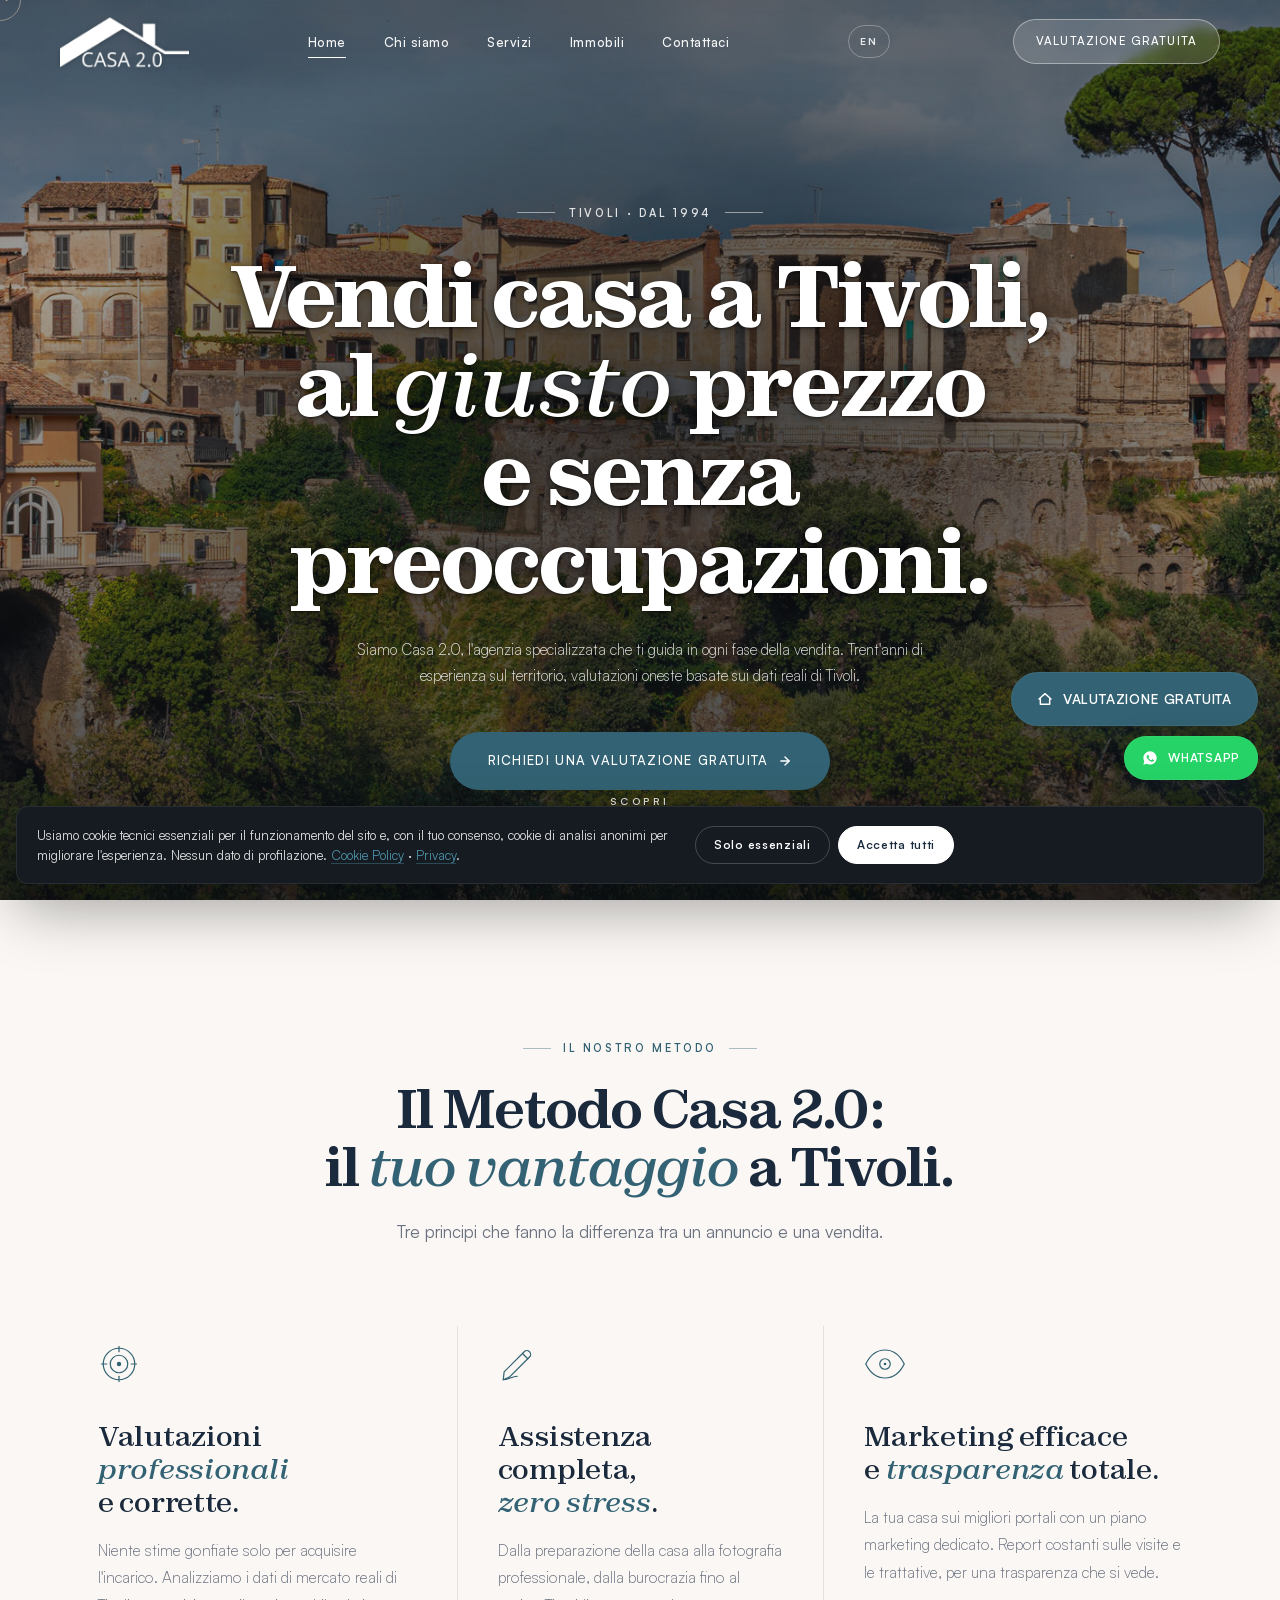
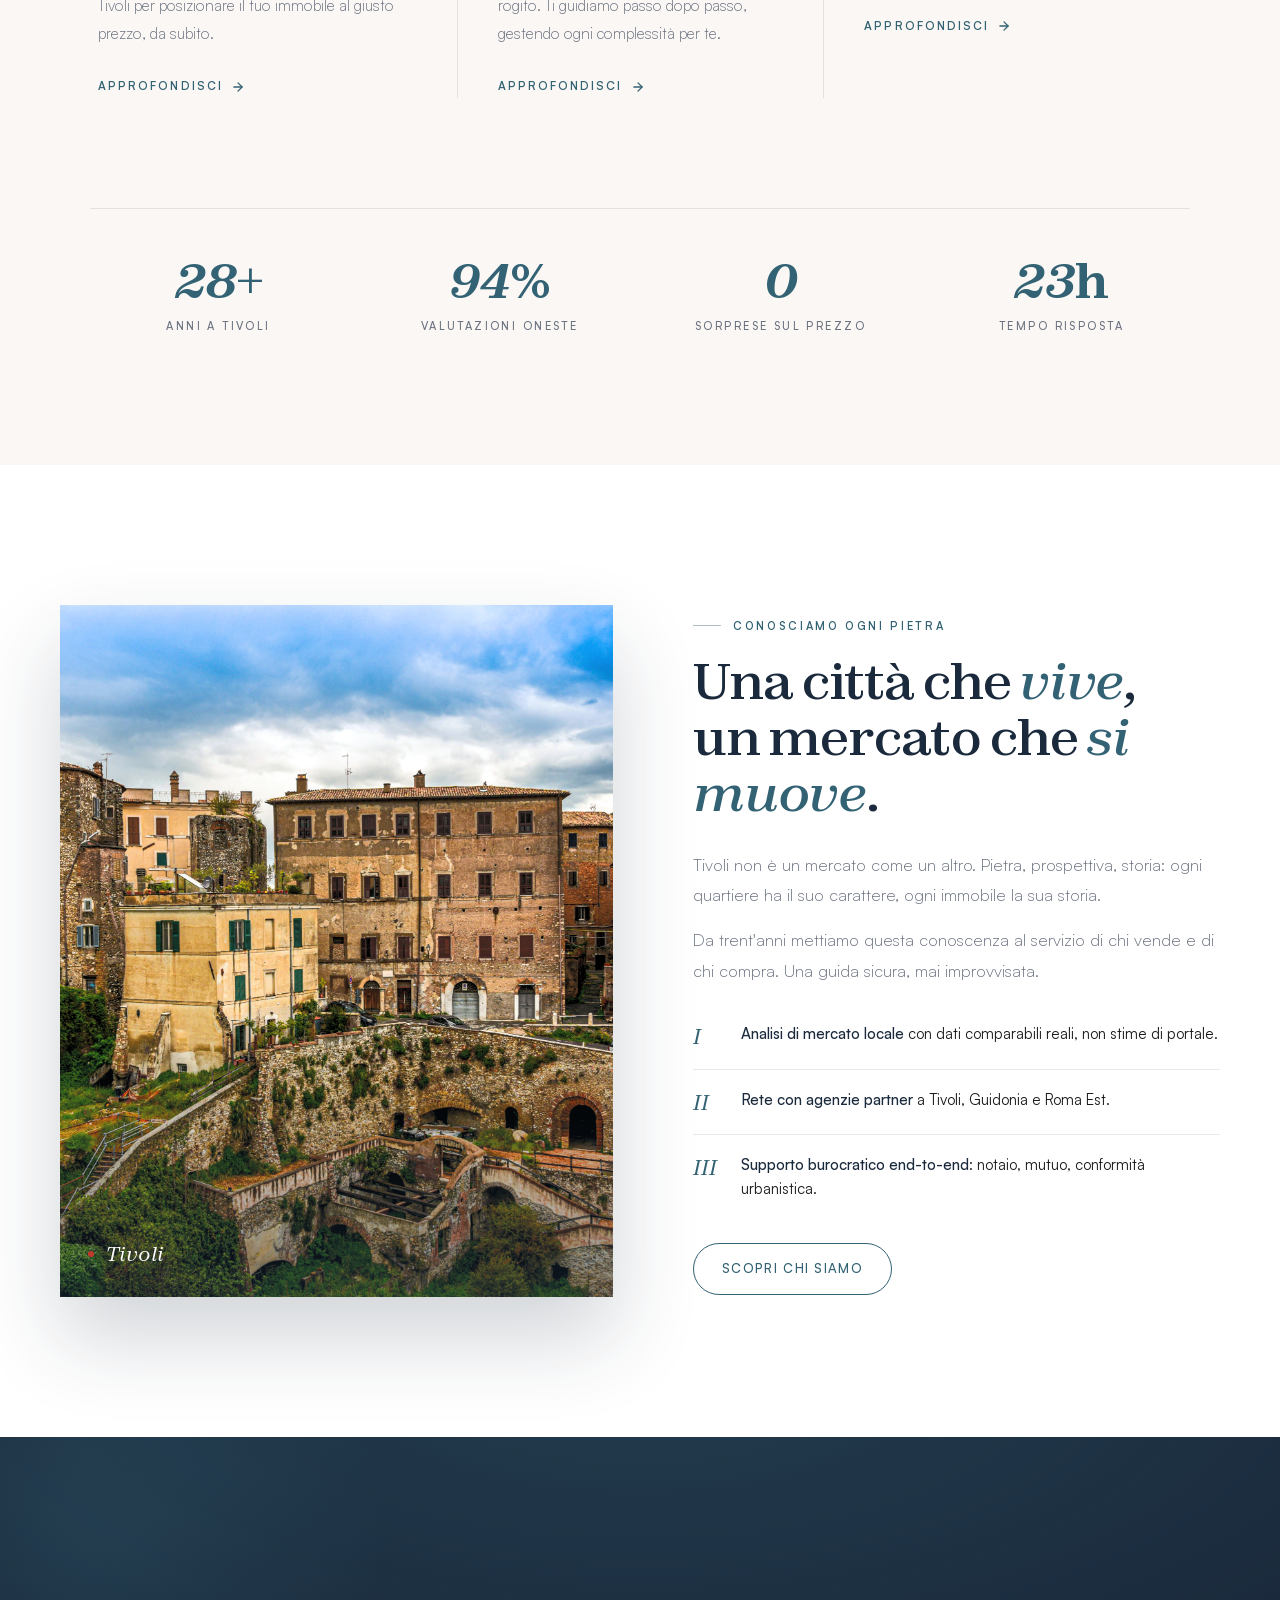
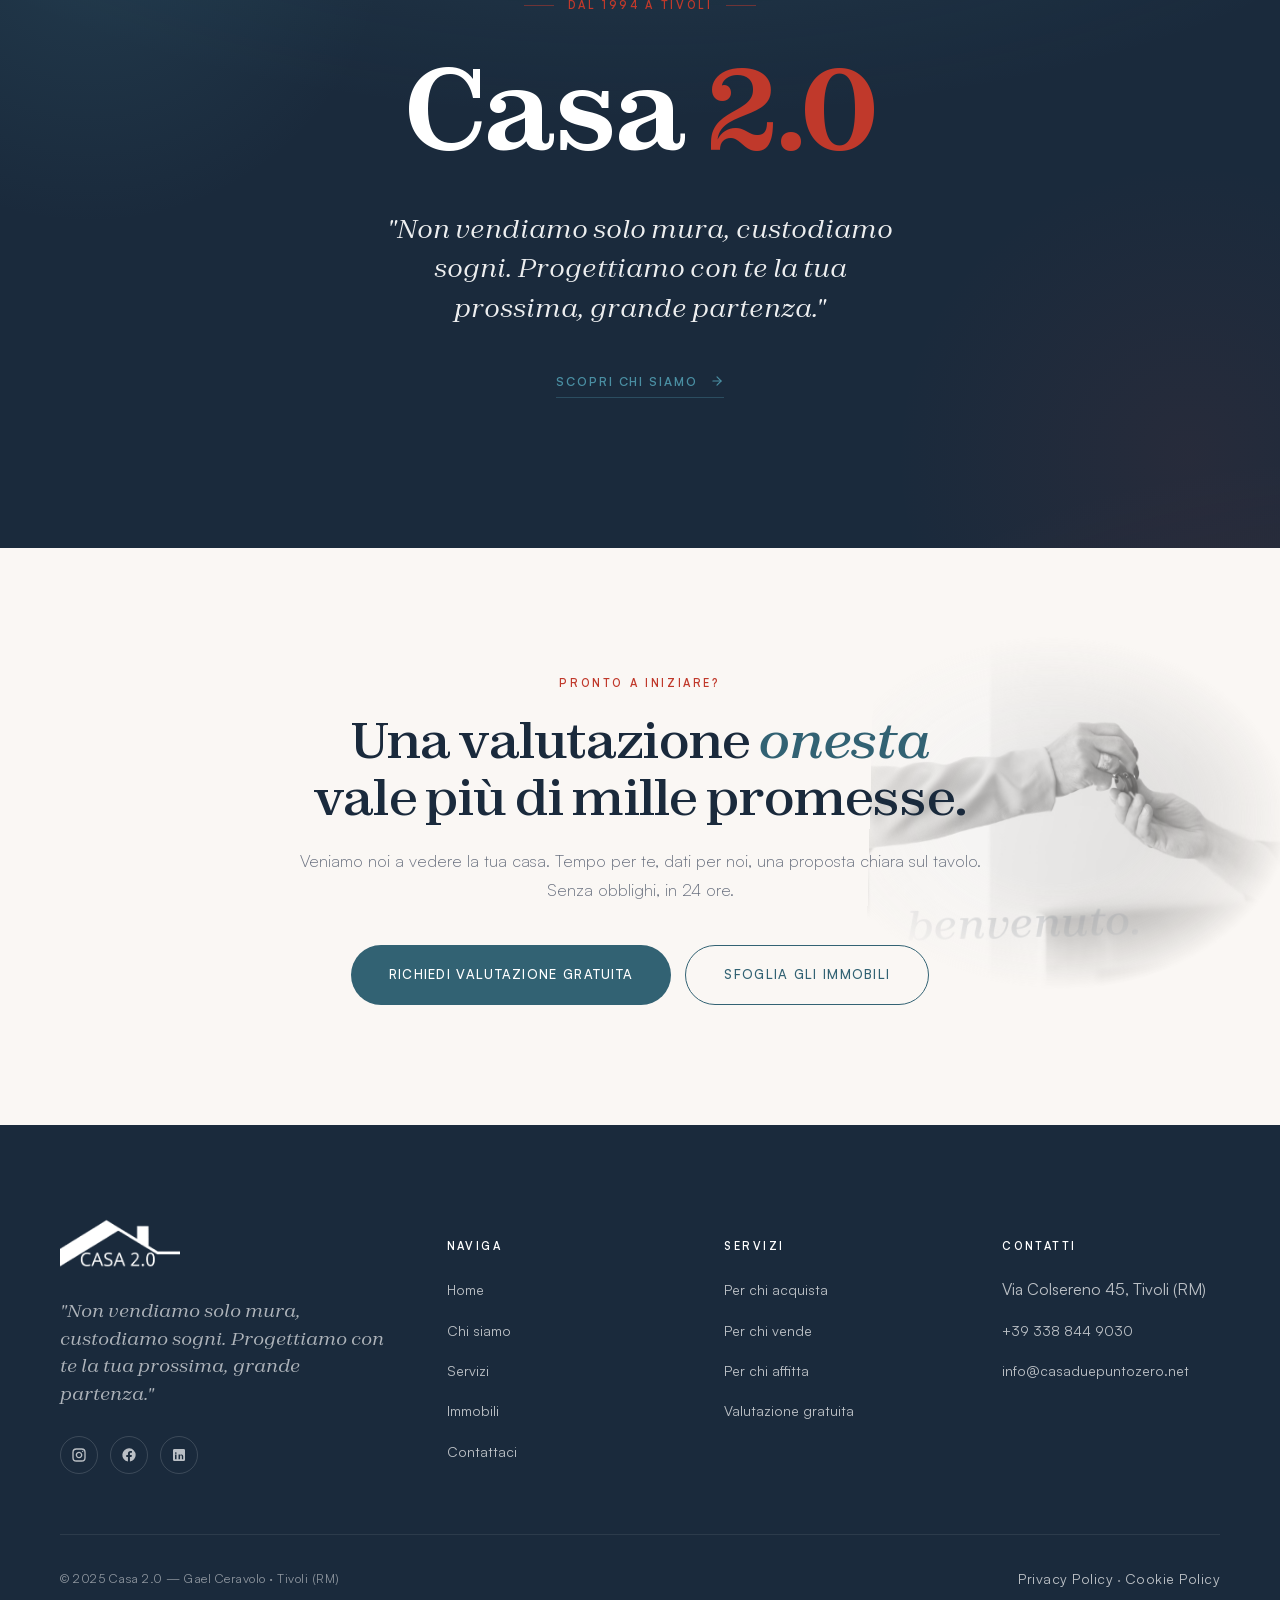
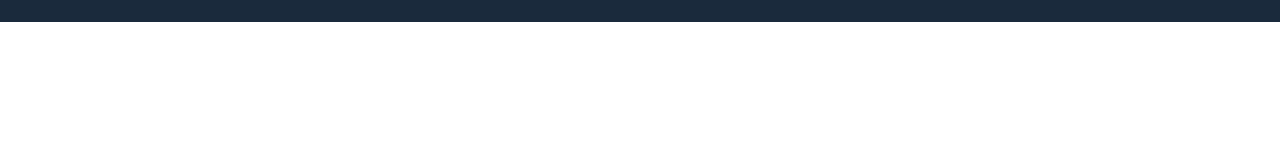
<file: index.html>
<!DOCTYPE html>
<html lang="it">
<head>
<meta charset="UTF-8" />
<meta name="viewport" content="width=device-width, initial-scale=1.0" />
<title>Casa 2.0 — Agenzia Immobiliare a Tivoli dal 1994</title>
<meta name="description" content="Casa 2.0, agenzia immobiliare di Tivoli dal 1994. Valutazioni oneste, marketing trasparente, esperienza sul territorio. Richiedi una valutazione gratuita." />
<link rel="canonical" href="https://www.casaduepuntozero.net/" />
<link rel="alternate" hreflang="it" href="https://www.casaduepuntozero.net/" />
<link rel="alternate" hreflang="en" href="https://www.casaduepuntozero.net/investors.html" />
<link rel="icon" href="assets/favicon.svg" type="image/svg+xml" />
<meta property="og:type" content="website" />
<meta property="og:locale" content="it_IT" />
<meta property="og:site_name" content="Casa 2.0" />
<meta property="og:title" content="Casa 2.0 — Agenzia Immobiliare a Tivoli dal 1994" />
<meta property="og:description" content="Valutazioni oneste, marketing trasparente, esperienza sul territorio di Tivoli. Richiedi una valutazione gratuita in 24h." />
<meta property="og:image" content="https://www.casaduepuntozero.net/assets/tivoli-aerial.jpg" />
<meta property="og:url" content="https://www.casaduepuntozero.net/" />
<meta name="twitter:card" content="summary_large_image" />
<meta name="theme-color" content="#1A2A3C" />
<script type="application/ld+json">
{
  "@context": "https://schema.org",
  "@type": "RealEstateAgent",
  "@id": "https://www.casaduepuntozero.net/#agency",
  "name": "Casa 2.0",
  "legalName": "Casa 2.0 — Gael Ceravolo",
  "description": "Agenzia immobiliare a Tivoli dal 1994. Valutazioni oneste, vendita, acquisto e locazione di immobili a Tivoli, Castel Madama, Guidonia Montecelio e Roma Est.",
  "url": "https://www.casaduepuntozero.net/",
  "logo": "https://www.casaduepuntozero.net/assets/logo.png",
  "image": "https://www.casaduepuntozero.net/assets/tivoli-aerial.jpg",
  "telephone": "+39 338 844 9030",
  "email": "info@casaduepuntozero.net",
  "priceRange": "€€",
  "foundingDate": "1994",
  "founder": { "@type": "Person", "name": "Gael Ceravolo" },
  "address": {
    "@type": "PostalAddress",
    "streetAddress": "Via Colsereno 45",
    "addressLocality": "Tivoli",
    "addressRegion": "RM",
    "postalCode": "00019",
    "addressCountry": "IT"
  },
  "geo": {
    "@type": "GeoCoordinates",
    "latitude": 41.9626,
    "longitude": 12.7958
  },
  "openingHoursSpecification": [
    { "@type": "OpeningHoursSpecification", "dayOfWeek": ["Monday","Tuesday","Wednesday","Thursday","Friday"], "opens": "09:00", "closes": "19:30" },
    { "@type": "OpeningHoursSpecification", "dayOfWeek": ["Saturday"], "opens": "09:30", "closes": "13:00" }
  ],
  "areaServed": [
    { "@type": "City", "name": "Tivoli" },
    { "@type": "City", "name": "Castel Madama" },
    { "@type": "City", "name": "Guidonia Montecelio" },
    { "@type": "City", "name": "Villalba" },
    { "@type": "Place", "name": "Villa Adriana" },
    { "@type": "Place", "name": "Roma Est" }
  ],
  "knowsAbout": [
    "Compravendita immobiliare", "Locazione", "Valutazione immobiliare",
    "Mutui", "Pratiche notarili", "Conformità urbanistica", "Home staging"
  ],
  "sameAs": [
    "https://www.immobiliare.it/agenzie-immobiliari/385414/casa-2-0-tivoli/"
  ],
  "potentialAction": {
    "@type": "ReserveAction",
    "name": "Richiedi valutazione gratuita",
    "target": "https://www.casaduepuntozero.net/valuta.html"
  }
}
</script>
<script type="application/ld+json">
{
  "@context": "https://schema.org",
  "@type": "WebSite",
  "url": "https://www.casaduepuntozero.net/",
  "name": "Casa 2.0",
  "inLanguage": "it-IT",
  "publisher": { "@id": "https://www.casaduepuntozero.net/#agency" }
}
</script>
<link rel="preconnect" href="https://fonts.googleapis.com">
<link rel="preconnect" href="https://fonts.gstatic.com" crossorigin>
<link rel="preload" href="assets/fonts/Zodiak-Variable.woff2" as="font" type="font/woff2" crossorigin>
<link rel="preload" href="assets/fonts/Satoshi-Variable.woff2" as="font" type="font/woff2" crossorigin>
<link rel="stylesheet" href="assets/site.css?v=23">
<style>
  /* =========================================================
     HOME-SPECIFIC
     ========================================================= */
  /* Method pillars — sober, columnar, with sober line icons */
  .pillars{
    max-width: 1100px;
    margin: 0 auto;
    display:grid;
    grid-template-columns: repeat(3, 1fr);
  }
  .pillar{
    padding: 14px 40px 0;
    border-left:1px solid var(--hairline);
  }
  .pillar:first-child{ border-left:none; padding-left: 8px; }
  .pillar:last-child{ padding-right: 8px; }
  .pillar__icon{
    width:48px; height:48px;
    color: var(--primary);
    margin-bottom: 32px;
    display:flex; align-items:center; justify-content:flex-start;
    position:relative;
  }
  .pillar__icon::after{
    content:""; position:absolute; right:0; left:64px; top:50%; height:1px;
    background: var(--hairline);
  }
  .pillar__icon svg{ width:42px; height:42px; stroke: currentColor; fill: none; stroke-width: 1.4; }
  .pillar h3{
    font-size: 28px;
    color: var(--navy);
    margin-bottom: 18px;
    line-height: 1.18;
    font-weight: 500;
    letter-spacing:-0.01em;
  }
  .pillar h3 em{ font-style: italic; color: var(--primary); font-weight:500; }
  .pillar p{
    color: var(--text-muted);
    font-size: 15.5px;
    line-height: 1.78;
    margin:0 0 24px;
    font-weight: 300;
  }
  .pillar__more{
    display:inline-flex; align-items:center; gap:8px;
    font-size: 11.5px;
    text-transform:uppercase; letter-spacing:0.18em;
    color: var(--primary);
    font-weight:600;
    transition: gap 200ms ease, color 200ms ease;
  }
  .pillar__more:hover{ gap:14px; color: var(--primary-light); }
  .pillar__more svg{ width:14px; height:14px; }

  /* trust strip */
  .trust{
    margin: 110px auto 0;
    max-width: 1100px;
    padding: 48px 0 0;
    border-top:1px solid var(--hairline);
    display:grid;
    grid-template-columns: repeat(4, 1fr);
    gap: 24px;
    text-align:center;
  }
  .trust__num{
    font-family: var(--font-display);
    font-size: clamp(38px, 3.8vw, 52px);
    color: var(--primary);
    line-height:1;
    font-weight: 600;
    letter-spacing:-0.01em;
  }
  .trust__num em{ font-style:italic; color: var(--primary); font-weight:600;}
  .trust__label{
    margin-top: 12px;
    font-size: 11px;
    text-transform: uppercase;
    letter-spacing: 0.22em;
    color: var(--text-muted);
    font-weight: 500;
  }
  .trust__note{
    display:inline-block;
    font-family: var(--font-body);
    font-style: normal;
    font-size: 9px;
    text-transform: uppercase;
    letter-spacing: 0.16em;
    color: var(--red-accent);
    background: rgba(192,57,43,0.08);
    border:1px solid rgba(192,57,43,0.25);
    padding: 3px 7px;
    border-radius: 999px;
    vertical-align: middle;
    margin-left: 6px;
    font-weight:600;
    transform: translateY(-4px);
  }

  /* Showcase */
  .showcase{
    display:grid;
    grid-template-columns: 1.05fr 1fr;
    gap: 80px;
    align-items:center;
    max-width: 1240px;
    margin: 0 auto;
    padding: 140px 40px;
  }
  .showcase__media{
    position:relative;
    aspect-ratio: 4/5;
    overflow:hidden;
    box-shadow: 0 40px 80px rgba(26,42,60,0.20);
  }
  .showcase__media img{
    width:100%; height:100%; object-fit: cover;
    transition: transform 10s ease;
  }
  .showcase__media:hover img{ transform: scale(1.05); }
  .showcase__media::after{
    content:""; position:absolute; inset:0;
    background: linear-gradient(180deg, transparent 60%, rgba(26,42,60,0.5));
    pointer-events:none;
  }
  .showcase__caption{
    position:absolute;
    bottom: 26px; left:28px; right:28px;
    color:#fff;
    font-family: var(--font-display);
    font-style: italic;
    font-size: 20px;
    z-index:1;
    display:flex; align-items:center; gap:12px;
  }
  .showcase__caption .pin{
    width:6px; height:6px; background: var(--red-accent); border-radius:50%;
  }
  .showcase__copy .micro-label{
    color: var(--primary);
    display:inline-flex; align-items:center; gap:12px;
    margin-bottom:18px;
  }
  .showcase__copy .micro-label::before{
    content:""; width:28px; height:1px; background: var(--primary); opacity:.4;
  }
  .showcase__copy h2{
    font-size: clamp(38px, 4vw, 56px);
    color: var(--navy);
    margin-bottom: 28px;
    line-height:1.1;
    font-weight: 500;
  }
  .showcase__copy h2 em{ color: var(--primary); font-style: italic; font-weight:500; }
  .showcase__copy > p{
    color: var(--text-muted);
    font-size: 17px;
    line-height: 1.8;
    margin: 0 0 14px;
    font-weight: 300;
  }
  .showcase__list{
    list-style:none; padding:0; margin: 36px 0 42px;
    display:grid; gap: 18px;
  }
  .showcase__list li{
    display:grid;
    grid-template-columns: auto 1fr;
    gap: 16px;
    align-items:start;
    padding-top: 18px;
    border-top:1px solid var(--hairline);
    color: var(--text-dark);
    font-size: 15px;
    line-height:1.6;
  }
  .showcase__list li:first-child{ border-top:none; padding-top:0;}
  .showcase__list li .n{
    font-family: var(--font-display);
    font-style: italic;
    color: var(--primary);
    font-size: 22px;
    line-height: 1.3;
    min-width: 32px;
  }
  .showcase__list strong{ color: var(--navy); font-weight: 500; }

  /* Quote section */
  .quote-section{
    text-align:center;
    padding: 150px 0;
    position:relative;
    overflow:hidden;
  }
  .quote-section::before, .quote-section::after{
    content:""; position:absolute;
    width: 700px; height: 700px;
    border-radius: 50%;
    pointer-events:none;
  }
  .quote-section::before{
    top:-260px; left:-260px;
    background: radial-gradient(circle, rgba(74,143,163,0.16), transparent 60%);
  }
  .quote-section::after{
    bottom:-260px; right:-260px;
    background: radial-gradient(circle, rgba(192,57,43,0.08), transparent 60%);
  }
  .quote-section .micro-label{
    color: var(--red-accent);
    display:inline-flex; align-items:center; gap:14px;
  }
  .quote-section .micro-label::before,
  .quote-section .micro-label::after{
    content:""; width:30px; height:1px; background: var(--red-accent); opacity:.5;
  }
  .brand-mark{
    margin: 38px auto 42px;
    display:flex; justify-content:center;
  }
  .brand-wordmark{
    font-family: var(--font-display);
    font-weight: 600;
    font-size: clamp(64px, 9vw, 120px);
    line-height: 1;
    letter-spacing: -0.02em;
    color: #fff;
    display:inline-flex;
    align-items: baseline;
    gap: 0.18em;
  }
  .brand-wordmark .two{ color: var(--red-accent); font-weight: 600; }
  .quote-section blockquote{
    font-family: var(--font-display);
    font-style: italic;
    font-weight: 400;
    font-size: clamp(22px, 2vw, 28px);
    line-height: 1.55;
    color: rgba(255,255,255,0.92);
    max-width: 30ch;
    margin: 0 auto 38px;
  }
  .quote-link{
    display:inline-flex; align-items:center; gap:12px;
    color: var(--primary-light);
    font-weight: 600;
    font-size: 12px;
    letter-spacing: 0.16em;
    text-transform: uppercase;
    border-bottom:1px solid rgba(74,143,163,0.35);
    padding-bottom: 6px;
    transition: gap 200ms ease, color 200ms ease, border-color 200ms ease;
  }
  .quote-link:hover{ gap: 18px; color:#fff; border-color:#fff; }
  .quote-link svg{ width:14px; height:14px; }

  /* CTA banner — con "stampa editoriale" della chiave a lato */
  .cta-banner{
    background: var(--paper);
    text-align:center;
    padding: 120px 40px;
    position:relative;
    overflow:hidden;
    isolation: isolate;
  }
  .cta-banner .container{ position:relative; z-index:2; }
  /* La chiave: stampata, non incollata. SVG mask organica + duotone */
  .cta-print{
    position:absolute;
    right: -6vw; top: 50%;
    width: clamp(380px, 38vw, 620px);
    aspect-ratio: 4/3;
    transform: translateY(-50%);
    z-index: 1;
    pointer-events:none;
    /* Maschera organica: cerchio radiale sfumato + clip-path morbido */
    -webkit-mask-image: radial-gradient(ellipse 55% 55% at 38% 50%, #000 35%, rgba(0,0,0,0.6) 60%, transparent 88%);
            mask-image: radial-gradient(ellipse 55% 55% at 38% 50%, #000 35%, rgba(0,0,0,0.6) 60%, transparent 88%);
    opacity: 0.62;
    will-change: transform;
  }
  .cta-print img{
    width:100%; height:100%; object-fit:cover; display:block;
    /* Duotone navy + paper: monocromatico per fondersi col brand */
    filter: grayscale(1) contrast(1.05) brightness(.95);
    mix-blend-mode: multiply;
  }
  .cta-print__word{
    position:absolute;
    left: 8%; bottom: 14%;
    font-family: var(--font-accent);
    font-style: italic;
    font-weight: 500;
    font-size: clamp(28px, 3.2vw, 44px);
    color: var(--navy);
    opacity: .35;
    letter-spacing: -0.01em;
    line-height: 1;
    transform: rotate(-3deg);
  }
  /* Desktop large: la chiave si allontana naturalmente, non sta attaccata al bordo */
  @media (min-width: 1400px){
    .cta-print{ right: max(-2vw, calc((100vw - 1280px) / 2 - 6vw)); width: clamp(440px, 32vw, 560px); opacity: .55; }
  }
  @media (min-width: 1800px){
    .cta-print{ right: calc((100vw - 1280px) / 2 - 4vw); width: 500px; }
  }
  @media (max-width: 1100px){
    .cta-print{ right:-12vw; opacity: 0.4; }
  }
  @media (max-width: 860px){
    .cta-print{ opacity: 0.18; right:-20vw; }
    .cta-print__word{ display:none; }
  }
  .cta-banner h2{
    font-size: clamp(34px, 4vw, 56px);
    max-width: 24ch;
    margin: 16px auto 22px;
    color: var(--navy);
    line-height:1.12;
    font-weight: 500;
  }
  .cta-banner h2 em{ font-style: italic; color: var(--primary); font-weight:500; }
  .cta-banner p{
    color: var(--text-muted);
    max-width: 58ch;
    margin: 0 auto 40px;
    font-size: 17px;
    line-height:1.7;
    font-weight: 300;
  }
  .cta-banner__buttons{ display:flex; gap:14px; justify-content:center; flex-wrap:wrap; }


  /* Responsive */
  @media (max-width: 960px){
    .pillars{ grid-template-columns: 1fr; gap: 40px; }
    .pillar{ border-left:none; border-top:1px solid var(--hairline); padding: 32px 0 0; }
    .pillar:first-child{ border-top:none; padding-top:8px;}
    .pillar__icon::after{ display:none; }
    .trust{ grid-template-columns: repeat(2,1fr); gap: 32px;}
    .showcase{ grid-template-columns: 1fr; padding: 90px 32px; gap: 50px;}
  }
  @media (max-width: 560px){
    .cta-banner{ padding: 80px 22px; }
  }
</style>
</head>
<body data-screen-label="01 Home">

<!-- =========================================================
     NAV
     ========================================================= -->
<nav class="nav" id="nav">
  <div class="nav__inner">
    <a href="index.html" class="logo" aria-label="Casa 2.0 — Home">
      <img src="assets/logo.png" alt="Casa 2.0" />
    </a>
    <ul class="nav__links">
      <li><a href="index.html" class="active">Home</a></li>
      <li><a href="chi-siamo.html">Chi siamo</a></li>
      <li><a href="servizi.html">Servizi</a></li>
      <li><a href="properties.html">Immobili</a></li>
      <li><a href="contattaci.html">Contattaci</a></li>
    </ul>
    <a href="investors.html" class="nav__lang" title="English version">EN</a>
    <a href="valuta.html" class="btn nav__cta-desktop">Valutazione Gratuita</a>
    <button class="nav__burger" id="burger" aria-label="Apri menu" aria-expanded="false">
      <span></span><span></span><span></span>
    </button>
  </div>
</nav>
<div class="nav__overlay" id="nav-overlay" aria-hidden="true">
  <button id="overlay-close" aria-label="Chiudi menu">&times;</button>
  <a href="index.html">Home</a>
  <a href="chi-siamo.html">Chi siamo</a>
  <a href="servizi.html">Servizi</a>
  <a href="properties.html">Immobili</a>
  <a href="contattaci.html">Contattaci</a>
  <a href="valuta.html" class="btn btn--lg">Valutazione Gratuita</a>
</div>

<!-- =========================================================
     HERO
     ========================================================= -->
<header class="hero" id="hero">
  <div class="hero__bg" style="background-image:url('assets/tivoli-aerial.jpg')" aria-hidden="true"></div>
  <div class="hero__wash" aria-hidden="true"></div>
  <div class="hero__overlay" aria-hidden="true"></div>

  <div class="hero__content">
    <span class="hero__eyebrow micro-label hero__fade d1">
      <span class="line"></span>
      Tivoli · Dal 1994
      <span class="line"></span>
    </span>
    <h1 id="hero-headline">
      <span class="hero__h-line">Vendi casa a Tivoli,</span>
      <span class="hero__h-line">al <em>giusto</em> prezzo</span>
      <span class="hero__h-line">e senza preoccupazioni.</span>
    </h1>
    <p class="hero__sub hero__fade d2">
      Siamo Casa 2.0, l'agenzia specializzata che ti guida in ogni fase della vendita.
      Trent'anni di esperienza sul territorio, valutazioni oneste basate sui dati reali di Tivoli.
    </p>
    <div class="hero__cta hero__fade d3">
      <a href="contattaci.html" class="btn btn--lg">
        Richiedi una valutazione gratuita
        <svg width="14" height="14" viewBox="0 0 24 24" fill="none" stroke="currentColor" stroke-width="2.4" stroke-linecap="round" stroke-linejoin="round"><line x1="5" y1="12" x2="19" y2="12"/><polyline points="12 5 19 12 12 19"/></svg>
      </a>
    </div>
  </div>

  <a class="scroll-cue hero__fade d4" href="#metodo">
    Scopri
    <span class="stem"></span>
  </a>
</header>

<!-- =========================================================
     METODO — colonne sobrie con icone outline
     ========================================================= -->
<section class="section section--beige" id="metodo">
  <div class="container">
    <div class="section-head reveal">
      <span class="micro-label">Il nostro metodo</span>
      <h2>Il Metodo Casa 2.0:<br/>il <em>tuo vantaggio</em> a Tivoli.</h2>
      <p class="lead">Tre principi che fanno la differenza tra un annuncio e una vendita.</p>
    </div>

    <div class="pillars">
      <article class="pillar reveal" data-delay="1">
        <div class="pillar__icon" aria-hidden="true">
          <!-- mirino -->
          <svg viewBox="0 0 48 48" stroke-linecap="round" stroke-linejoin="round">
            <circle cx="24" cy="24" r="18"/>
            <circle cx="24" cy="24" r="10"/>
            <circle cx="24" cy="24" r="2.5" fill="currentColor" stroke="none"/>
            <line x1="24" y1="4" x2="24" y2="10"/>
            <line x1="24" y1="38" x2="24" y2="44"/>
            <line x1="4" y1="24" x2="10" y2="24"/>
            <line x1="38" y1="24" x2="44" y2="24"/>
          </svg>
        </div>
        <h3>Valutazioni <em>professionali</em><br/>e corrette.</h3>
        <p>Niente stime gonfiate solo per acquisire l'incarico. Analizziamo i dati di mercato reali di Tivoli per posizionare il tuo immobile al giusto prezzo, da subito.</p>
        <a class="pillar__more" href="servizi.html#vende">
          Approfondisci
          <svg viewBox="0 0 24 24" fill="none" stroke="currentColor" stroke-width="2.2" stroke-linecap="round" stroke-linejoin="round"><line x1="5" y1="12" x2="19" y2="12"/><polyline points="12 5 19 12 12 19"/></svg>
        </a>
      </article>

      <article class="pillar reveal" data-delay="2">
        <div class="pillar__icon" aria-hidden="true">
          <!-- penna / firma -->
          <svg viewBox="0 0 48 48" stroke-linecap="round" stroke-linejoin="round">
            <path d="M6 42 L13 39 L36 16 a4.24 4.24 0 0 0 -6 -6 L7 33 Z"/>
            <line x1="28" y1="12" x2="34" y2="18"/>
            <path d="M6 42 C 12 42, 16 38, 22 38" />
          </svg>
        </div>
        <h3>Assistenza completa,<br/><em>zero stress</em>.</h3>
        <p>Dalla preparazione della casa alla fotografia professionale, dalla burocrazia fino al rogito. Ti guidiamo passo dopo passo, gestendo ogni complessità per te.</p>
        <a class="pillar__more" href="servizi.html">
          Approfondisci
          <svg viewBox="0 0 24 24" fill="none" stroke="currentColor" stroke-width="2.2" stroke-linecap="round" stroke-linejoin="round"><line x1="5" y1="12" x2="19" y2="12"/><polyline points="12 5 19 12 12 19"/></svg>
        </a>
      </article>

      <article class="pillar reveal" data-delay="3">
        <div class="pillar__icon" aria-hidden="true">
          <!-- occhio -->
          <svg viewBox="0 0 48 48" stroke-linecap="round" stroke-linejoin="round">
            <path d="M2 24 C 8 12, 16 8, 24 8 S 40 12, 46 24 C 40 36, 32 40, 24 40 S 8 36, 2 24 Z"/>
            <circle cx="24" cy="24" r="6"/>
            <circle cx="24" cy="24" r="1.5" fill="currentColor" stroke="none"/>
          </svg>
        </div>
        <h3>Marketing efficace<br/>e <em>trasparenza</em> totale.</h3>
        <p>La tua casa sui migliori portali con un piano marketing dedicato. Report costanti sulle visite e le trattative, per una trasparenza che si vede.</p>
        <a class="pillar__more" href="servizi.html">
          Approfondisci
          <svg viewBox="0 0 24 24" fill="none" stroke="currentColor" stroke-width="2.2" stroke-linecap="round" stroke-linejoin="round"><line x1="5" y1="12" x2="19" y2="12"/><polyline points="12 5 19 12 12 19"/></svg>
        </a>
      </article>
    </div>

    <div class="trust reveal">
      <div>
        <div class="trust__num"><em>30</em>+</div>
        <div class="trust__label">Anni a Tivoli</div>
      </div>
      <div>
        <div class="trust__num"><em>100</em>%</div>
        <div class="trust__label">Valutazioni oneste</div>
      </div>
      <div>
        <div class="trust__num"><em>0</em></div>
        <div class="trust__label">Sorprese sul prezzo</div>
      </div>
      <div>
        <div class="trust__num"><em>24</em>h</div>
        <div class="trust__label">Tempo risposta</div>
      </div>
    </div>
  </div>
</section>

<!-- =========================================================
     SHOWCASE — "Una città che vive..."
     ========================================================= -->
<section class="section--white">
  <div class="showcase">
    <div class="showcase__media reveal--left">
      <img src="assets/tivoli-centro.jpg" alt="Vicoli e architetture del centro storico di Tivoli" />
      <span class="showcase__caption"><span class="pin"></span> Tivoli</span>
    </div>
    <div class="showcase__copy reveal--right">
      <span class="micro-label">Conosciamo ogni pietra</span>
      <h2>Una città che <em>vive</em>,<br/>un mercato che <em>si muove</em>.</h2>
      <p>Tivoli non è un mercato come un altro. Pietra, prospettiva, storia: ogni quartiere ha il suo carattere, ogni immobile la sua storia.</p>
      <p>Da trent'anni mettiamo questa conoscenza al servizio di chi vende e di chi compra. Una guida sicura, mai improvvisata.</p>
      <ul class="showcase__list stagger">
        <li>
          <span class="n">I</span>
          <span><strong>Analisi di mercato locale</strong> con dati comparabili reali, non stime di portale.</span>
        </li>
        <li>
          <span class="n">II</span>
          <span><strong>Rete con agenzie partner</strong> a Tivoli, Guidonia e Roma Est.</span>
        </li>
        <li>
          <span class="n">III</span>
          <span><strong>Supporto burocratico end-to-end</strong>: notaio, mutuo, conformità urbanistica.</span>
        </li>
      </ul>
      <a href="chi-siamo.html" class="btn btn--outline">Scopri chi siamo</a>
    </div>
  </div>
</section>

<!-- =========================================================
     QUOTE / BRAND
     ========================================================= -->
<section class="section--navy quote-section">
  <div class="container">
    <span class="micro-label reveal">Dal 1994 a Tivoli</span>

    <div class="brand-mark reveal" data-delay="1">
      <span class="brand-wordmark">Casa<span class="two">2.0</span></span>
    </div>

    <blockquote class="reveal" data-delay="2">
      "Non vendiamo solo mura, custodiamo sogni. Progettiamo con te la tua prossima, grande partenza."
    </blockquote>

    <a href="chi-siamo.html" class="quote-link reveal" data-delay="3">
      Scopri chi siamo
      <svg viewBox="0 0 24 24" fill="none" stroke="currentColor" stroke-width="2" stroke-linecap="round" stroke-linejoin="round"><line x1="5" y1="12" x2="19" y2="12"/><polyline points="12 5 19 12 12 19"/></svg>
    </a>
  </div>
</section>

<!-- =========================================================
     CTA BANNER
     ========================================================= -->
<section class="cta-banner">
  <!-- chiave stampata: emerge dal banner come illustrazione editoriale -->
  <div class="cta-print" id="cta-print" aria-hidden="true">
    <img src="assets/tivoli/key.jpg" alt="">
    <span class="cta-print__word">benvenuto.</span>
  </div>
  <div class="container">
    <span class="micro-label reveal" style="color:var(--red-accent); display:inline-block;">Pronto a iniziare?</span>
    <h2 class="reveal">Una valutazione <em>onesta</em><br/>vale più di mille promesse.</h2>
    <p class="reveal" data-delay="1">Veniamo noi a vedere la tua casa. Tempo per te, dati per noi, una proposta chiara sul tavolo. Senza obblighi, in 24 ore.</p>
    <div class="cta-banner__buttons reveal" data-delay="2">
      <a href="valuta.html" class="btn btn--lg">Richiedi valutazione gratuita</a>
      <a href="properties.html" class="btn btn--outline btn--lg">Sfoglia gli immobili</a>
    </div>
  </div>
</section>

<!-- =========================================================
     FOOTER
     ========================================================= -->
<footer class="site-footer">
  <div class="container">
    <div class="footer-grid">
      <div>
        <a href="index.html" class="logo"><img src="assets/logo.png" alt="Casa 2.0" /></a>
        <p class="footer__tag">"Non vendiamo solo mura, custodiamo sogni. Progettiamo con te la tua prossima, grande partenza."</p>
        <div class="footer__social">
          <a href="#" aria-label="Instagram"><svg viewBox="0 0 24 24" fill="none" stroke="currentColor" stroke-width="2" stroke-linecap="round" stroke-linejoin="round"><rect x="3" y="3" width="18" height="18" rx="5" ry="5"/><path d="M16 11.37A4 4 0 1 1 12.63 8 4 4 0 0 1 16 11.37z"/><line x1="17.5" y1="6.5" x2="17.51" y2="6.5"/></svg></a>
          <a href="#" aria-label="Facebook"><svg viewBox="0 0 24 24" fill="currentColor"><path d="M22 12a10 10 0 1 0-11.6 9.9V14.9H7.9V12h2.5V9.8c0-2.5 1.5-3.9 3.8-3.9 1.1 0 2.2.2 2.2.2v2.5h-1.3c-1.3 0-1.7.8-1.7 1.6V12h2.9l-.5 2.9h-2.4v7A10 10 0 0 0 22 12z"/></svg></a>
          <a href="#" aria-label="LinkedIn"><svg viewBox="0 0 24 24" fill="currentColor"><path d="M19 3a2 2 0 0 1 2 2v14a2 2 0 0 1-2 2H5a2 2 0 0 1-2-2V5a2 2 0 0 1 2-2h14zM8.3 18.3v-7H6V18.3h2.3zM7.2 10.3a1.3 1.3 0 1 0 0-2.6 1.3 1.3 0 0 0 0 2.6zm11.1 8v-4c0-2.1-1.1-3.1-2.6-3.1-1.2 0-1.8.7-2.1 1.1v-1H11.3v7h2.3v-3.9c0-1 .2-2 1.4-2 1.3 0 1.3 1.2 1.3 2v3.9h2.3z"/></svg></a>
        </div>
      </div>
      <div>
        <h4>Naviga</h4>
        <ul>
          <li><a href="index.html">Home</a></li>
          <li><a href="chi-siamo.html">Chi siamo</a></li>
          <li><a href="servizi.html">Servizi</a></li>
          <li><a href="properties.html">Immobili</a></li>
          <li><a href="contattaci.html">Contattaci</a></li>
        </ul>
      </div>
      <div>
        <h4>Servizi</h4>
        <ul>
          <li><a href="servizi.html#acquista">Per chi acquista</a></li>
          <li><a href="servizi.html#vende">Per chi vende</a></li>
          <li><a href="servizi.html#affitta">Per chi affitta</a></li>
          <li><a href="valuta.html">Valutazione gratuita</a></li>
        </ul>
      </div>
      <div>
        <h4>Contatti</h4>
        <ul>
          <li>Via Colsereno 45, Tivoli (RM)</li>
          <li><a href="tel:+393388449030">+39 338 844 9030</a></li>
          <li><a href="mailto:info@casaduepuntozero.net">info@casaduepuntozero.net</a></li>
        </ul>
      </div>
    </div>
    <div class="footer__bottom">
      <span>© 2025 Casa 2.0 — Gael Ceravolo · Tivoli (RM)</span>
      <span><a href="privacy.html">Privacy Policy</a> · <a href="cookie.html">Cookie Policy</a></span>
    </div>
  </div>
</footer>

<!-- =========================================================
     TWEAKS PANEL
     ========================================================= -->
<aside class="tweaks" id="tweaks">
  <div class="tweaks__title">
    <span>Tweaks · Home</span>
    <button id="tweaks-close" aria-label="Chiudi tweaks">×</button>
  </div>
  <div class="tweaks__row">
    <label>Headline</label>
    <div class="tweaks__chips" id="tk-headline">
      <button class="tweaks__chip active" data-v="0">Originale</button>
      <button class="tweaks__chip" data-v="1">Diretta</button>
      <button class="tweaks__chip" data-v="2">Emotiva</button>
    </div>
  </div>
  <div class="tweaks__row">
    <label>Tinta celeste hero <span id="tk-tint-val" style="opacity:.6">22%</span></label>
    <input type="range" id="tk-tint" min="0" max="60" step="2" value="22"/>
  </div>
  <div class="tweaks__row">
    <label>Scurire base hero <span id="tk-bot-val" style="opacity:.6">85%</span></label>
    <input type="range" id="tk-bottom" min="40" max="100" step="5" value="85"/>
  </div>
</aside>

<script src="assets/site.js?v=11"></script>
<script>
  /* ---------- CTA PRINT PARALLAX (chiave editoriale) ---------- */
  (function(){
    const reduce = window.matchMedia('(prefers-reduced-motion: reduce)').matches;
    const el = document.getElementById('cta-print');
    if(!el || reduce) return;
    let tick=false;
    function upd(){
      const r = el.parentElement.getBoundingClientRect();
      const vh = innerHeight;
      const center = r.top + r.height/2 - vh/2;
      const p = Math.max(-1, Math.min(1, -center / (vh*0.8)));
      el.style.transform = `translateY(calc(-50% + ${(p*22).toFixed(1)}px)) rotate(${(p*-1.5).toFixed(2)}deg)`;
      tick=false;
    }
    window.addEventListener('scroll', ()=>{ if(!tick){tick=true; requestAnimationFrame(upd);} }, {passive:true});
    upd();
  })();

  /* ---------- HERO HEADLINE STAGGER ---------- */
  const heroLines = document.querySelectorAll('#hero-headline .hero__h-line');
  heroLines.forEach((el, i)=>{
    el.style.opacity = '0';
    el.style.transform = 'translateY(36px)';
    el.style.display = 'block';
    el.style.transition = 'opacity 800ms ease-out, transform 800ms cubic-bezier(.2,.7,.2,1)';
    el.style.transitionDelay = (180 + i*140) + 'ms';
    requestAnimationFrame(()=>{
      el.style.opacity = '1';
      el.style.transform = 'translateY(0)';
    });
  });

  /* ---------- PAGE-SPECIFIC TWEAKS ---------- */
  const TWEAK_DEFAULTS = /*EDITMODE-BEGIN*/{
    "headlineVariant": 0,
    "heroTint": 16,
    "heroBottom": 95
  }/*EDITMODE-END*/;

  const HEADLINES = [
    ['Vendi casa a Tivoli,', 'al <em>giusto</em> prezzo', 'e senza preoccupazioni.'],
    ['La tua casa, venduta.', 'Al prezzo <em>giusto</em>.', 'In tempi reali.'],
    ['A Tivoli, vendere casa', 'è un\u2019arte di <em>fiducia</em>,', 'non di formule.']
  ];

  const state = { ...TWEAK_DEFAULTS };

  function applyTweaks(){
    const lines = document.querySelectorAll('#hero-headline .hero__h-line');
    const v = HEADLINES[state.headlineVariant] || HEADLINES[0];
    lines.forEach((el, i) => { if(v[i] !== undefined) el.innerHTML = v[i]; });
    document.documentElement.style.setProperty('--hero-tint',   (state.heroTint/100).toFixed(2));
    document.documentElement.style.setProperty('--hero-bottom', (state.heroBottom/100).toFixed(2));
    const tv = document.getElementById('tk-tint-val'); if(tv) tv.textContent = state.heroTint + '%';
    const bv = document.getElementById('tk-bot-val');  if(bv) bv.textContent = state.heroBottom + '%';
    const tk = document.getElementById('tk-tint');     if(tk) tk.value = state.heroTint;
    const bk = document.getElementById('tk-bottom');   if(bk) bk.value = state.heroBottom;
    document.querySelectorAll('#tk-headline .tweaks__chip').forEach(b=>{
      b.classList.toggle('active', parseInt(b.dataset.v,10) === state.headlineVariant);
    });
  }
  applyTweaks();

  function persist(edits){
    Object.assign(state, edits);
    window.Casa20.persistTweak(edits);
    applyTweaks();
  }
  document.querySelectorAll('#tk-headline .tweaks__chip').forEach(btn=>{
    btn.addEventListener('click', ()=>{ persist({ headlineVariant: parseInt(btn.dataset.v,10) }); });
  });
  document.getElementById('tk-tint').addEventListener('input',  e=> persist({ heroTint:   parseInt(e.target.value,10) }));
  document.getElementById('tk-bottom').addEventListener('input', e=> persist({ heroBottom: parseInt(e.target.value,10) }));
</script>
</body>
</html>
</file>
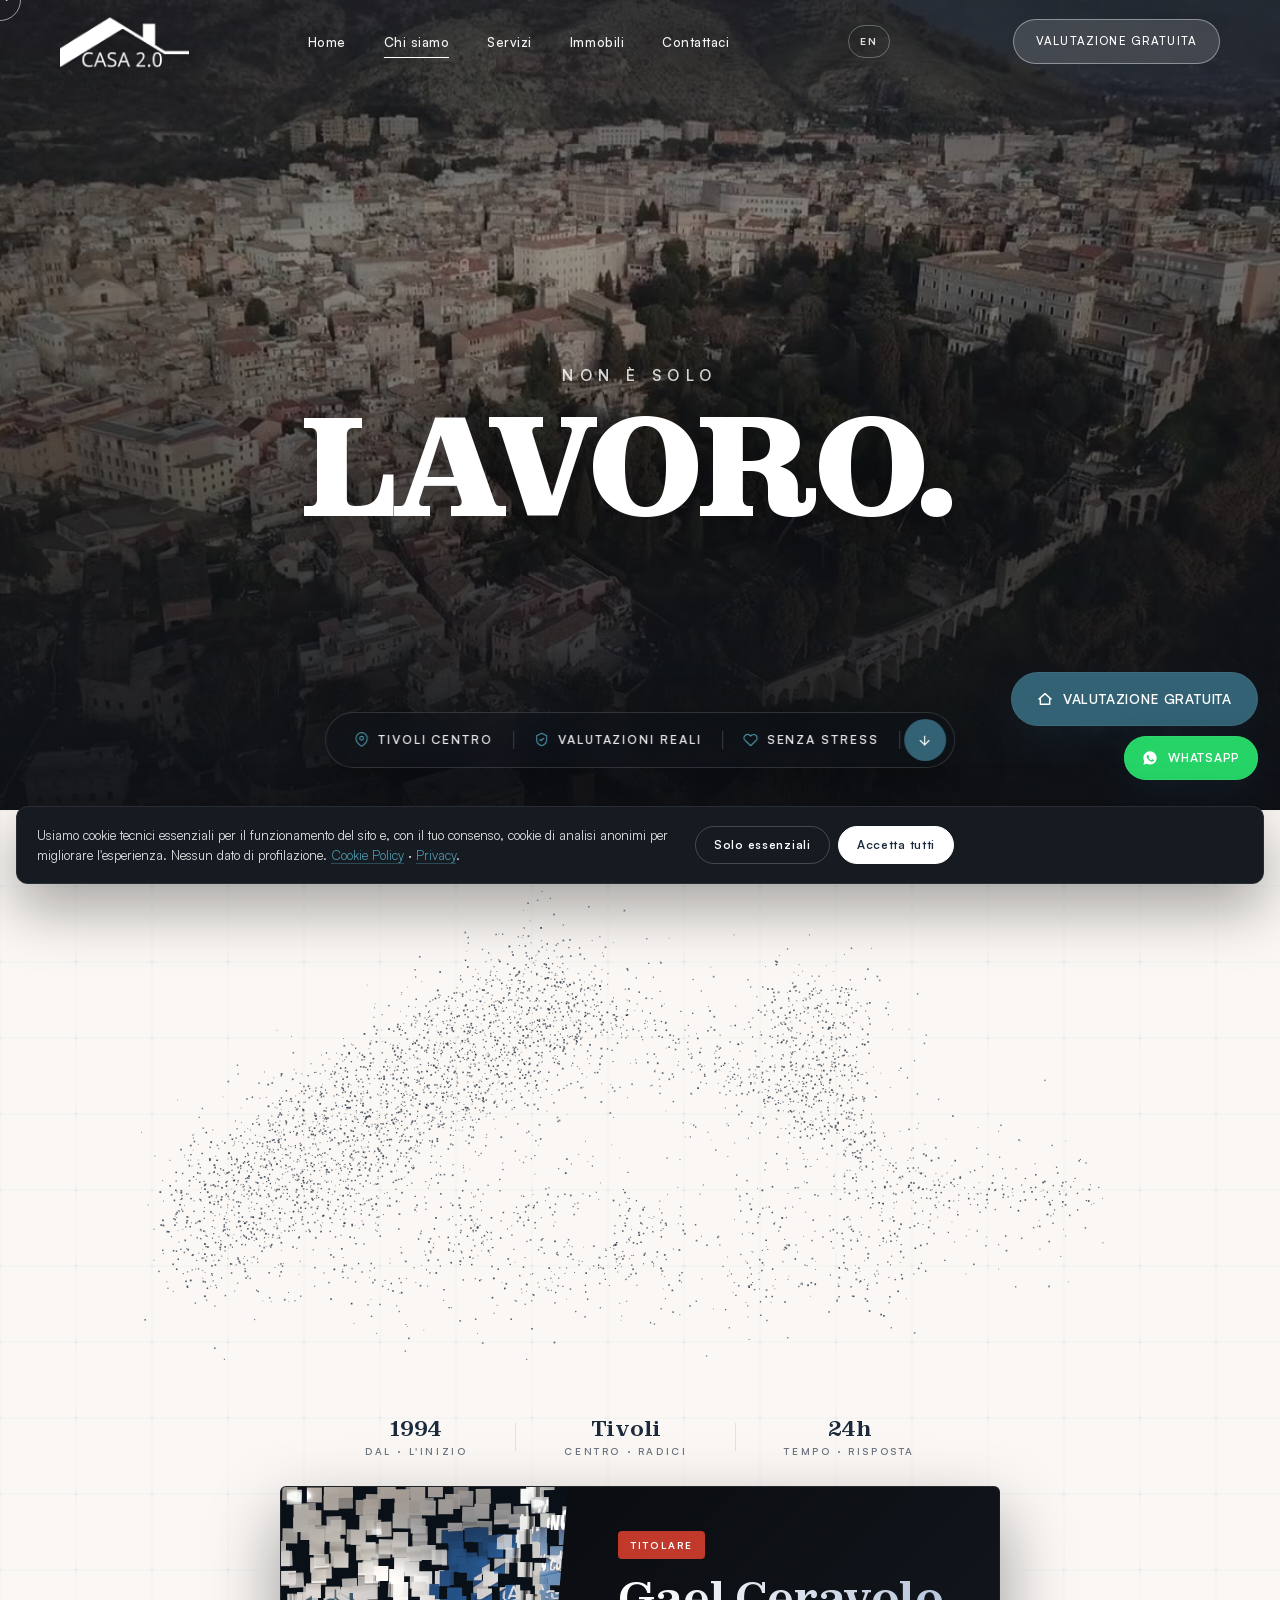
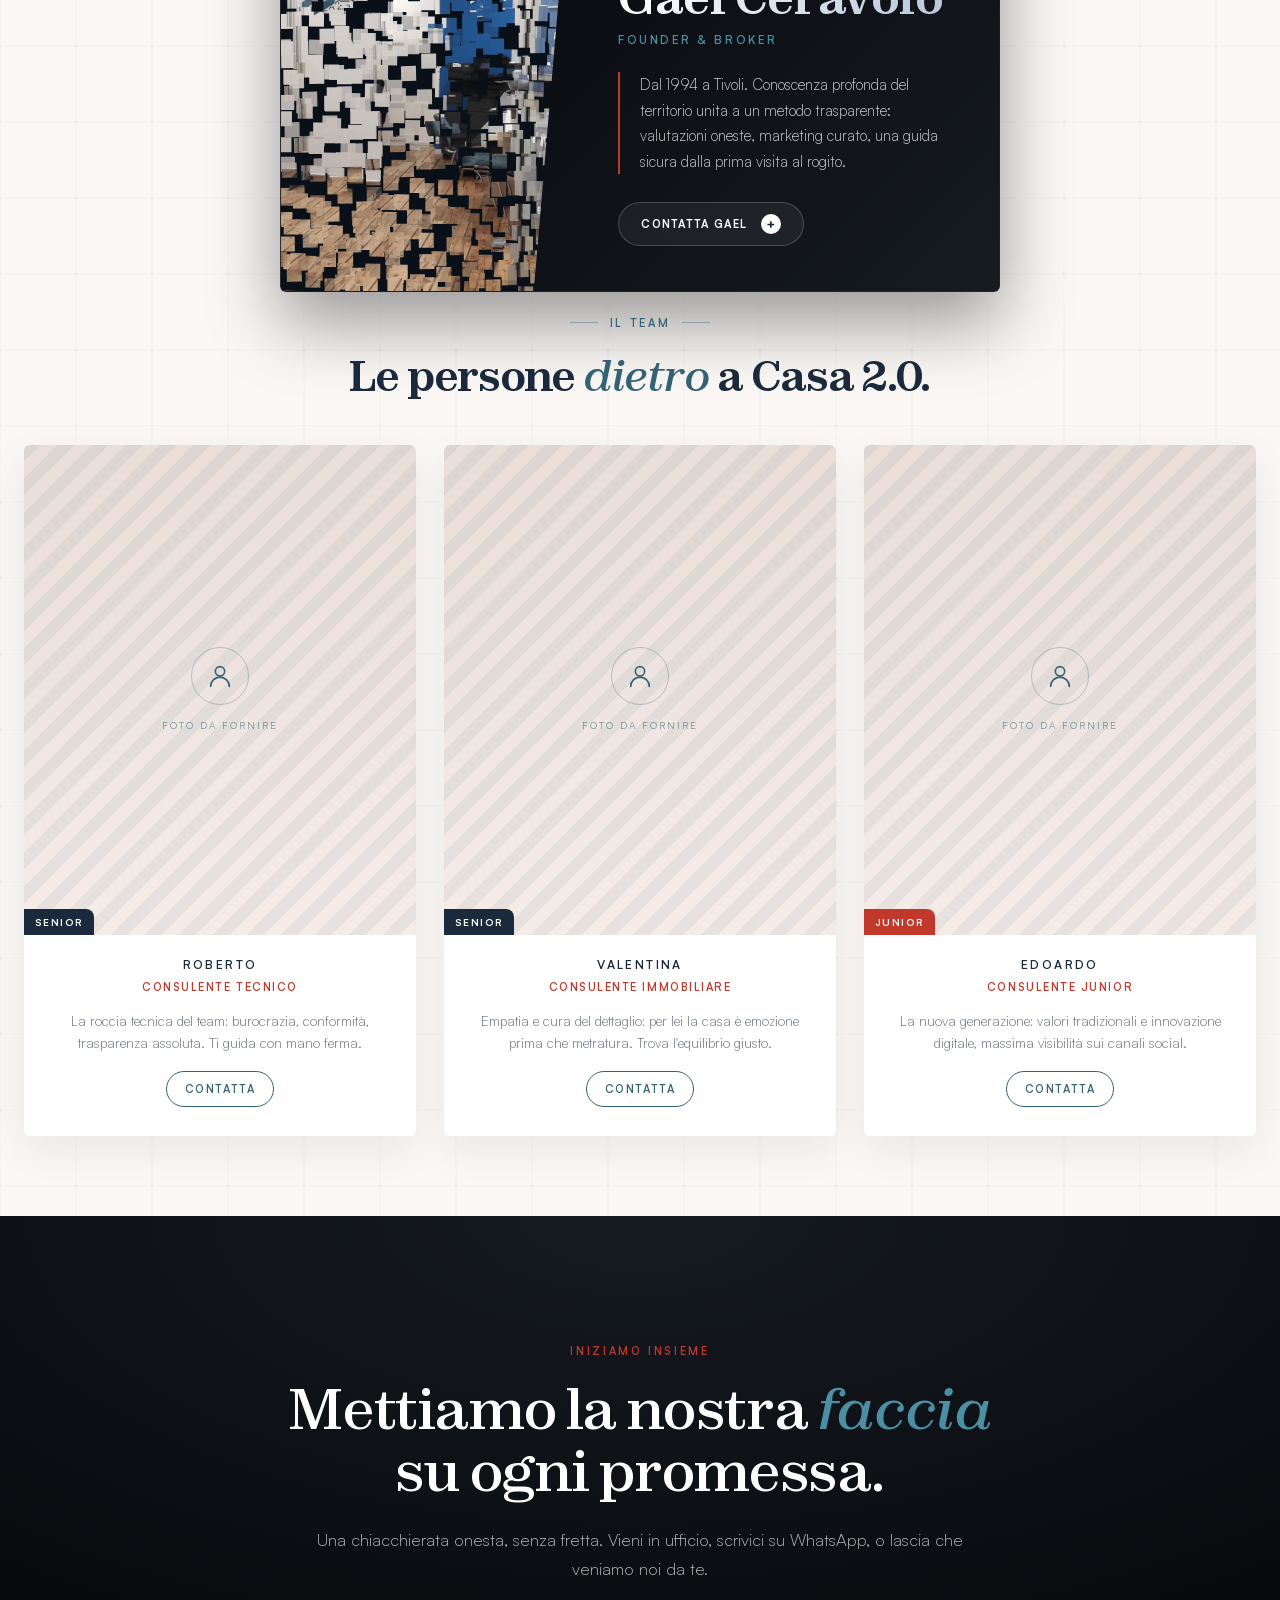
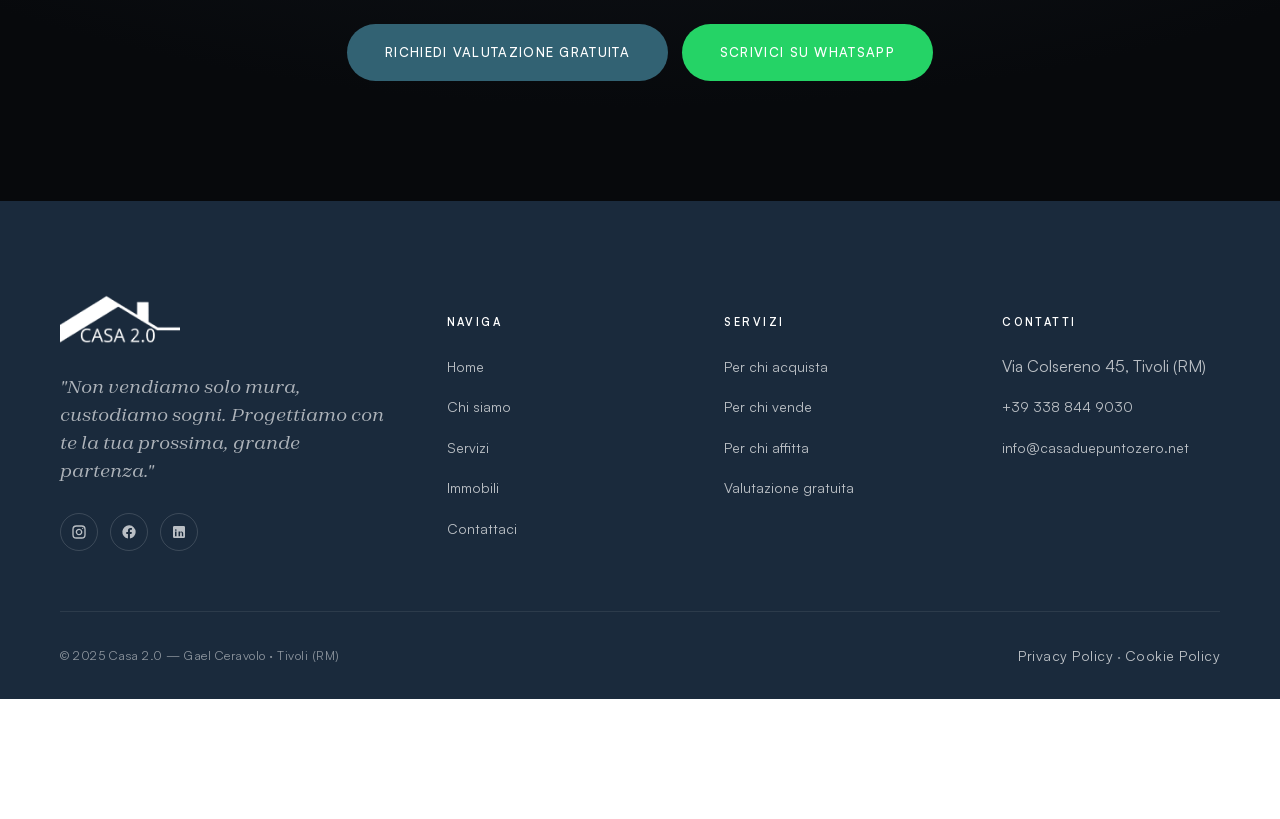
<file: chi-siamo.html>
<!DOCTYPE html>
<html lang="it">
<head>
<meta charset="UTF-8" />
<meta name="viewport" content="width=device-width, initial-scale=1.0" />
<title>Chi siamo — Casa 2.0 · Agenzia Immobiliare a Tivoli</title>
<meta name="description" content="Dietro ogni compravendita c'è una storia di vita. Conosci Casa 2.0, l'agenzia che dal 1994 custodisce le storie di Tivoli. Founder & Broker: Gael Ceravolo." />
<link rel="canonical" href="https://www.casaduepuntozero.net/chi-siamo.html" />
<meta property="og:type" content="website" />
<meta property="og:locale" content="it_IT" />
<meta property="og:site_name" content="Casa 2.0" />
<meta property="og:title" content="Chi siamo — Casa 2.0 Agenzia Immobiliare Tivoli dal 1994" />
<meta property="og:description" content="I volti di Tivoli. Gael Ceravolo e il team Casa 2.0. Mettiamo la nostra faccia su ogni promessa." />
<meta property="og:image" content="https://www.casaduepuntozero.net/assets/tivoli/tivoli-06.jpg" />
<meta property="og:url" content="https://www.casaduepuntozero.net/chi-siamo.html" />
<meta name="twitter:card" content="summary_large_image" />
<meta name="theme-color" content="#1A2A3C" />
<link rel="icon" href="assets/favicon.svg" type="image/svg+xml" />
<link rel="preconnect" href="https://fonts.googleapis.com">
<link rel="preconnect" href="https://fonts.gstatic.com" crossorigin>
<link rel="preload" href="assets/fonts/Zodiak-Variable.woff2" as="font" type="font/woff2" crossorigin>
<link rel="preload" href="assets/fonts/Zodiak-VariableItalic.woff2" as="font" type="font/woff2" crossorigin>
<link rel="preload" href="assets/fonts/Satoshi-Variable.woff2" as="font" type="font/woff2" crossorigin>
<link rel="stylesheet" href="assets/site.css?v=23">

<style>
  /* ============================================================
     CHI SIAMO — animated hero + philosophy + founder card
     ============================================================ */
  /* video CINEMATICO full-width (band, non 100vh) */
  .hero--story{
    min-height: 90vh;
  }
  /* wash/overlay verso il NERO (non più blu) */
  .hero--story .hero__wash{
    background: linear-gradient(180deg, rgba(14,17,22,0.34) 0%, rgba(14,17,22,0.22) 45%);
    mix-blend-mode: normal;
  }
  .hero--story .hero__overlay{
    background:
      radial-gradient(85% 70% at 50% 42%, rgba(14,17,22,0.18) 0%, rgba(14,17,22,0.62) 100%),
      linear-gradient(180deg, rgba(14,17,22,0.30) 0%, rgba(14,17,22,0) 30%, rgba(14,17,22,0.88) 100%);
  }
  .hero__prefix{
    display:block;
    font-family: var(--font-body);
    font-weight: 600;
    font-size: clamp(14px, 1.2vw, 18px);
    letter-spacing: 0.42em;
    text-transform: uppercase;
    color: rgba(255,255,255,0.82);
    margin-bottom: 14px;
    min-height: 1.4em;
  }
  .hero--story h1{
    font-size: clamp(64px, 11vw, 150px);
    font-weight: 800;
    line-height: 0.92;
    letter-spacing: -0.04em;
    color: #fff;
    text-shadow: 0 10px 60px rgba(0,0,0,0.45);
    display:flex;
    align-items: center;
    justify-content: center;
    flex-wrap: nowrap;
    gap: 0.04em;
  }
  /* parola bianca; cursore a BLOCCO (come nello screenshot) */
  .hero--story .word .live{
    -webkit-text-fill-color: #fff;
  }
  .hero--story .word .live.emotion{
    background: linear-gradient(180deg, #FF7E6B 0%, var(--red-accent) 75%);
    -webkit-background-clip: text; background-clip: text;
    -webkit-text-fill-color: transparent;
    filter: drop-shadow(0 6px 50px rgba(205,92,92,0.6));
  }

  /* TRUST PILL BAR (sostituisce la scroll-cue su chi-siamo) */
  .story-pills{
    position:absolute; left:50%; bottom:42px; transform:translateX(-50%);
    z-index:2; display:flex; align-items:center; gap:0;
    background: rgba(14,17,22,0.55);
    backdrop-filter: blur(14px) saturate(140%);
    -webkit-backdrop-filter: blur(14px) saturate(140%);
    border:1px solid rgba(255,255,255,0.14);
    border-radius: 100px;
    padding: 6px 8px;
    box-shadow: 0 20px 50px rgba(0,0,0,0.35);
    opacity:0; animation: pillsIn 900ms 1100ms cubic-bezier(.2,.7,.2,1) forwards;
  }
  @keyframes pillsIn{ from{opacity:0; transform:translate(-50%,16px);} to{opacity:1; transform:translate(-50%,0);} }
  .story-pill{
    display:inline-flex; align-items:center; gap:9px;
    padding: 10px 20px;
    color: rgba(255,255,255,0.9);
    font-size: 12px; font-weight:600; letter-spacing:0.16em; text-transform:uppercase;
    white-space:nowrap; transition: color .25s ease;
  }
  .story-pill svg{ width:15px; height:15px; stroke:var(--primary-light); fill:none; stroke-width:1.8; }
  .story-pill:hover{ color:#fff; }
  .story-pill__sep{ width:1px; height:18px; background:rgba(255,255,255,0.18); }
  .story-pill--scroll{
    width:42px; height:42px; padding:0; justify-content:center;
    border-radius:50%; background:var(--primary); margin-left:4px;
    transition: background .25s ease, transform .25s ease;
  }
  .story-pill--scroll svg{ stroke:#fff; }
  .story-pill--scroll:hover{ background:var(--primary-light); transform:translateY(3px); }
  @media (max-width:680px){
    .story-pills{ flex-wrap:wrap; justify-content:center; bottom:24px; width:calc(100% - 32px); border-radius:20px; }
    .story-pill{ padding:8px 12px; font-size:10.5px; letter-spacing:0.1em; }
    .hero--story .word{ }
  }
  .hero--story .word{
    position:relative;
    display:inline-block;
    min-width: 1ch;
  }
  .hero--story .word .ghost{ opacity: 0; pointer-events:none; }
  .hero--story .word .live{
    position:absolute; inset:0;
    display:inline-flex; align-items:baseline; justify-content:center;
    white-space: nowrap;
  }
  .hero--story .word .live::after{
    content:""; display:inline-block;
    width: 0.085em; height: 0.84em;
    background: #fff;
    margin-left: 0.16em;
    align-self: center;
    box-shadow: 0 0 18px rgba(255,255,255,0.55);
    animation: caretBreathe 1.7s ease-in-out infinite;
    border-radius: 2px;
    transition: background .3s ease, box-shadow .3s ease;
  }
  /* quando la parola è emozionale il cursore diventa rosso */
  .hero--story .word .live.emotion::after{
    background: var(--red-accent);
    box-shadow: 0 0 24px var(--red-accent);
  }
  @keyframes caretBreathe{ 0%,100%{opacity:1;} 50%{opacity:0.35;} }

  /* Philosophy section */
  .philosophy{
    text-align:center;
    padding: 130px 0 100px;
    background: var(--paper);
    position:relative;
  }
  .philosophy .micro-label{
    color: var(--red-accent);
    display:inline-flex; align-items:center; gap:14px;
    margin-bottom: 26px;
  }
  .philosophy .micro-label::before,
  .philosophy .micro-label::after{
    content:""; width: 30px; height:1px; background: var(--red-accent); opacity:.5;
  }
  .philosophy h2{
    font-size: clamp(48px, 7vw, 88px);
    line-height: 1;
    color: var(--navy);
    font-weight: 500;
    letter-spacing: -0.02em;
  }
  .philosophy h2 em{ color: var(--primary); font-style: normal; font-weight: 700; }
  .philosophy p{
    max-width: 58ch;
    margin: 36px auto 0;
    color: var(--text-muted);
    font-size: 17px;
    line-height: 1.85;
    font-weight: 300;
  }
  .philosophy .rule{
    width: 56px; height: 3px; background: var(--red-accent);
    margin: 56px auto 0;
  }

  /* Founder card */
  .founder-section{
    background: var(--paper);
    padding: 30px 40px 140px;
  }
  .founder{
    max-width: 980px;
    margin: 0 auto;
    background: var(--navy);
    border-radius: 4px;
    overflow:hidden;
    display:grid;
    grid-template-columns: 340px 1fr;
    box-shadow: 0 40px 90px rgba(26,42,60,0.18);
  }
  .founder__photo{
    background: #0F1B27;
    aspect-ratio: auto;
    min-height: 100%;
    position:relative;
    overflow:hidden;
  }
  .founder__photo .ph{
    position:absolute; inset:0;
    color: rgba(255,255,255,0.45);
    background:
      repeating-linear-gradient(135deg, rgba(255,255,255,0.04) 0 12px, transparent 12px 24px),
      linear-gradient(180deg, #0F1B27, #1A2A3C);
    border: none;
    font-size: 11px;
    letter-spacing: 0.22em;
    flex-direction: column;
    gap: 12px;
    text-align:center;
    padding: 40px 24px;
  }
  .founder__photo .ph .label{ opacity: 0.6; line-height:1.6;}
  .founder__photo .ph .silhouette{
    width: 72px; height: 72px; border-radius: 50%;
    border:1.5px solid rgba(255,255,255,0.3);
    display:flex; align-items:center; justify-content:center;
  }
  .founder__photo .ph .silhouette svg{ width: 36px; height:36px; }
  .founder__body{
    padding: 48px 50px 48px 56px;
    color: #fff;
    display:flex; flex-direction:column; justify-content:center;
    position:relative;
  }
  .founder__pill{
    display:inline-block;
    font-size: 10.5px;
    text-transform: uppercase;
    letter-spacing: 0.22em;
    font-weight: 600;
    background: var(--red-accent);
    color: #fff;
    padding: 6px 12px;
    border-radius: 999px;
    margin-bottom: 22px;
    align-self:flex-start;
  }
  .founder__name{
    font-family: var(--font-display);
    font-size: clamp(34px, 4vw, 48px);
    font-weight: 600;
    letter-spacing: -0.01em;
    line-height: 1;
    margin: 0 0 10px;
  }
  .founder__role{
    font-size: 11.5px;
    text-transform: uppercase;
    letter-spacing: 0.22em;
    color: var(--primary-light);
    font-weight: 600;
    margin-bottom: 26px;
  }
  .founder__bio{
    padding-left: 22px;
    border-left: 2px solid var(--red-accent);
    color: rgba(255,255,255,0.82);
    font-weight: 300;
    line-height: 1.75;
    font-size: 15.5px;
    max-width: 50ch;
    margin-bottom: 30px;
  }
  .founder__cta{
    display:inline-flex; align-items:center; gap: 10px;
    font-size: 12px;
    letter-spacing: 0.16em;
    text-transform: uppercase;
    font-weight: 600;
    color: #fff;
    background: var(--primary);
    padding: 14px 24px;
    border-radius: 999px;
    align-self: flex-start;
    transition: all 250ms ease;
  }
  .founder__cta:hover{
    background: var(--primary-light);
    transform: translateY(-2px);
    box-shadow: 0 0 24px rgba(50,98,115,0.4);
  }
  .founder__cta svg{ width:14px; height:14px; }

  /* Team grid (optional, sober) */
  .team{
    background: var(--paper);
    padding: 60px 0 140px;
  }
  .team-grid{
    max-width: 980px;
    margin: 0 auto;
    display:grid;
    grid-template-columns: repeat(3, 1fr);
    gap: 28px;
  }
  .member{
    background: #fff;
    border-radius: 4px;
    overflow:hidden;
    box-shadow: 0 14px 40px rgba(26,42,60,0.06);
    transition: transform 300ms ease, box-shadow 300ms ease;
  }
  .member:hover{ transform: translateY(-6px); box-shadow: 0 26px 60px rgba(26,42,60,0.12);}
  .member__photo{
    aspect-ratio: 4/5;
    background:
      repeating-linear-gradient(135deg, rgba(50,98,115,0.08) 0 12px, transparent 12px 24px),
      linear-gradient(180deg, #E9DED8, #F5ECE8);
    display:flex; flex-direction:column; align-items:center; justify-content:center;
    color: var(--primary); position:relative;
    gap: 12px;
  }
  .member__photo .silhouette{
    width: 56px; height:56px; border-radius:50%;
    border:1.5px solid rgba(50,98,115,0.3);
    display:flex; align-items:center; justify-content:center;
  }
  .member__photo .silhouette svg{ width:28px; height:28px;}
  .member__photo .pill{
    position:absolute; left:14px; bottom: 14px;
    font-size: 9.5px; text-transform:uppercase; letter-spacing: 0.18em;
    color:#fff; background: var(--navy); padding: 4px 10px; border-radius: 999px;
    font-weight:600;
  }
  .member__photo .pill.junior{ background: var(--red-accent); }
  .member__photo .ph-tag{ font-size: 10px; letter-spacing: 0.22em; text-transform:uppercase; opacity: 0.6;}
  .member__body{
    padding: 26px 26px 28px;
    text-align:center;
  }
  .member__body h4{
    font-family: var(--font-body);
    font-size: 12px;
    letter-spacing: 0.22em;
    text-transform: uppercase;
    color: var(--navy);
    font-weight: 600;
    margin: 0 0 6px;
  }
  .member__body .role{
    color: var(--red-accent);
    font-size: 11px;
    letter-spacing: 0.16em;
    text-transform: uppercase;
    font-weight: 600;
    margin-bottom: 14px;
  }
  .member__body p{
    color: var(--text-muted);
    font-size: 13.5px;
    line-height: 1.65;
    margin: 0 0 18px;
    font-weight: 300;
  }
  .member__cta{
    display:inline-block;
    padding: 8px 18px;
    border-radius: 999px;
    border: 1px solid var(--primary);
    color: var(--primary);
    font-size: 11px;
    letter-spacing: 0.16em;
    text-transform: uppercase;
    font-weight: 600;
    transition: all 200ms ease;
  }
  .member__cta:hover{ background: var(--primary); color:#fff; }

  /* CTA bottom — near-black */
  .cta-banner{
    background: radial-gradient(120% 120% at 50% 0%, var(--ink-2) 0%, #07090C 70%);
    color: #fff;
    text-align:center;
    padding: 120px 40px;
  }
  .cta-banner h2{
    font-size: clamp(36px, 4.6vw, 56px);
    line-height:1.12;
    margin: 16px auto 22px;
    max-width: 28ch;
    color: #fff;
    font-weight: 500;
  }
  .cta-banner h2 em{ color: var(--primary-light); font-style:italic; font-weight:500;}
  .cta-banner p{
    color: rgba(255,255,255,0.7);
    max-width: 58ch;
    margin: 0 auto 40px;
    font-size: 17px;
    font-weight: 300;
    line-height:1.7;
  }

  @media (max-width: 960px){
    .founder{ grid-template-columns: 1fr; }
    .founder__photo{ aspect-ratio: 16/10; min-height: 0; }
    .founder__body{ padding: 38px 32px;}
    .team-grid{ grid-template-columns: 1fr; max-width: 420px;}
    .philosophy{ padding: 90px 0 70px; }
    .founder-section{ padding: 20px 22px 90px; }
    .team{ padding: 40px 22px 90px;}
    .hero--story h1{ font-size: clamp(56px, 16vw, 96px); }
  }

  /* ============================================================
     VIDEO HERO BACKGROUND
     ============================================================ */
  .hero__video{
    position:absolute; inset:0;
    width:100%; height:100%;
    object-fit:cover;
    z-index:-3;
    transform: scale(1.04);
    animation: heroVidZoom 24s ease-out forwards;
  }
  @keyframes heroVidZoom{ from{transform:scale(1.1);} to{transform:scale(1.0);} }

  /* ============================================================
     I VOLTI DI TIVOLI — blueprint experience
     ============================================================ */
  .volti{
    position:relative;
    background: var(--paper);
    overflow:hidden;
    padding: 0 0 80px;
  }
  /* HEADER della sezione: label + logo CENTRATI, attaccati */
  .volti__header{
    position:relative; z-index:3;
    width:100%; display:flex; flex-direction:column; align-items:center;
    gap: 0;
  }
  .volti__divider{
    width: clamp(160px, 20vw, 240px);
    height: 1px;
    background: linear-gradient(90deg, transparent, var(--primary) 30%, var(--primary) 70%, transparent);
    margin: 0 auto 0;
    opacity: .55;
  }
  .volti__divider-label{
    text-align:center; display:block;
    font-family: var(--font-body);
    font-size: 11px; letter-spacing: 0.36em; text-transform: uppercase;
    color: var(--primary); font-weight: 700;
    margin: 0 0 4px;
  }
  /* micro-stripe tra logo e boss card */
  .volti__stripe{
    display:flex; align-items:center; gap: clamp(20px, 4vw, 48px);
    margin: -20px 0 18px;
    color: var(--text-dark);
  }
  .volti__stripe-item{ display:flex; flex-direction:column; align-items:center; line-height:1; }
  .volti__stripe-item strong{
    font-family: var(--font-display);
    font-weight: 600;
    font-size: clamp(20px, 1.7vw, 26px);
    color: var(--navy);
    letter-spacing: -0.01em;
  }
  .volti__stripe-item span{
    margin-top: 6px;
    font-family: var(--font-body);
    font-size: 10px; letter-spacing: 0.26em; text-transform: uppercase;
    color: var(--text-muted); font-weight: 600;
  }
  .volti__stripe-sep{ width:1px; height: 28px; background: var(--hairline); }
  @media (max-width: 620px){
    .volti__stripe{ gap: 18px; margin: -12px 0 14px; }
    .volti__stripe-item strong{ font-size: 18px; }
  }
  .volti__canvas{
    position:absolute; inset:0;
    width:100%; height:100%;
    z-index:0; pointer-events:none;
  }
  .volti__inner{
    position:relative; z-index:2;
    max-width: 1480px; margin:0 auto; padding:0 24px;
    display:flex; flex-direction:column; align-items:center; gap: 12px;
  }
  /* intro */
  .volti__intro{ text-align:center; max-width: 760px; }
  .volti__intro .micro-label{
    color: var(--red-accent);
    display:inline-flex; align-items:center; gap:14px; margin-bottom:22px;
  }
  .volti__intro .micro-label::before,.volti__intro .micro-label::after{
    content:""; width:30px; height:1px; background: var(--red-accent); opacity:.5;
  }
  .volti__intro h2{
    font-size: clamp(44px, 6vw, 80px); line-height:1; color: var(--navy);
    font-weight:500; letter-spacing:-0.02em; margin:0;
  }
  .volti__intro h2 em{ color: var(--primary); font-style:italic; font-weight:600; }
  .volti__intro p{
    margin: 30px auto 0; color: var(--text-muted); font-size:17px; line-height:1.85; font-weight:300; max-width: 58ch;
  }
  .volti__rule{ width:56px; height:3px; background: var(--red-accent); margin: 36px auto 0; border-radius:2px; }

  /* ============================================================
     BRAND-MARK GRANULOSO (canvas)
     Le particelle si compongono dal disordine fino a formare il logo
     ============================================================ */
  .brand-grain{
    position:relative;
    width:100%;
    max-width: 1480px;
    margin: 0 auto;
    aspect-ratio: 21/9;          /* più largo e basso = logo più imponente */
  }
  .brand-grain canvas{
    display:block; width:100%; height:100%;
    image-rendering: auto;
  }
  @media (prefers-reduced-motion: reduce){
    .brand-grain canvas{ filter:none; }
  }

  /* BOSS card */
  .boss-wrap{ width:100%; max-width: 720px; perspective: 1800px; }
  .boss{
    position:relative; width:100%; min-height: 340px;
    background: linear-gradient(135deg, #07090C 0%, var(--ink) 55%, var(--ink-2) 100%);
    border-radius: 6px; overflow:hidden; display:grid; grid-template-columns: 40% 1fr;
    box-shadow: 0 30px 70px rgba(7,9,12,0.4); border:1px solid rgba(255,255,255,0.08);
    transition: box-shadow .5s ease, transform .15s ease;
    transform-style: preserve-3d;
  }
  .boss__glow{
    position:absolute; inset:0; z-index:3; pointer-events:none; opacity:0;
    background: radial-gradient(600px circle at var(--mx,50%) var(--my,50%), rgba(74,143,163,0.22), transparent 42%);
    transition: opacity .4s ease; mix-blend-mode: screen;
  }
  .boss-wrap:hover .boss__glow{ opacity:1; }
  .boss__photo{
    position:relative; z-index:2; overflow:hidden; background:#0A1018;
    clip-path: polygon(0 0, 100% 0, 88% 100%, 0 100%);
  }
  .boss__photo img{
    width:100%; height:100%; object-fit:cover;
    filter: grayscale(0.2) contrast(1.05);
    opacity: 0;          /* inizia nascosta, il canvas la rivela */
    transition: transform .8s ease, opacity .9s ease;
  }
  .boss__photo.is-done img{ opacity: 1; }
  .boss-wrap:hover .boss__photo img{ transform: scale(1.05); }
  .boss__photo canvas{
    position:absolute; inset:0; width:100%; height:100%;
    z-index:1; pointer-events:none;
    opacity: 1;
    transition: opacity .7s ease .3s;
  }
  .boss__photo.is-done canvas{ opacity: 0; }
  .boss__body{ position:relative; z-index:4; padding: 44px 50px; display:flex; flex-direction:column; justify-content:center; }
  .boss__pill{
    align-self:flex-start; background: var(--red-accent); color:#fff;
    font-size:10px; font-weight:700; letter-spacing:0.16em; text-transform:uppercase;
    padding:6px 12px; border-radius:4px; margin-bottom:16px;
  }
  .boss__name{
    font-family: var(--font-display); font-size: clamp(32px,4vw,46px); font-weight:600;
    line-height:1; margin:0; letter-spacing:-0.01em;
    background: linear-gradient(to right, #fff, #B8C6DB); -webkit-background-clip:text; background-clip:text; -webkit-text-fill-color:transparent;
  }
  .boss__role{ color: var(--primary-light); font-size:11.5px; font-weight:600; letter-spacing:0.22em; text-transform:uppercase; margin:10px 0 22px; }
  .boss__bio{ color: rgba(255,255,255,0.78); font-size:15px; line-height:1.7; font-weight:300; border-left:2px solid var(--red-accent); padding-left:20px; margin:0 0 28px; max-width:46ch; }
  .boss__btn{
    align-self:flex-start; display:inline-flex; align-items:center; gap:14px;
    background: rgba(255,255,255,0.06); border:1px solid rgba(255,255,255,0.2); color:#fff;
    padding:11px 22px; border-radius:100px; cursor:pointer;
    font-size:11px; font-weight:700; letter-spacing:0.12em; text-transform:uppercase; transition:.3s;
  }
  .boss__btn:hover{ background: var(--primary); border-color: var(--primary); }
  .boss__btn .turn{ width:20px; height:20px; border-radius:50%; background:#fff; color:var(--navy); display:flex; align-items:center; justify-content:center; font-size:13px; transition:.4s ease; }
  .boss.active .boss__btn .turn{ transform: rotate(135deg); }
  .boss__contacts{
    max-height:0; overflow:hidden; opacity:0; transition: max-height .5s var(--ease-out), opacity .5s ease, margin .5s ease;
    margin-top:0; border-top:1px solid rgba(255,255,255,0.1);
  }
  .boss.active .boss__contacts{ max-height:120px; opacity:1; margin-top:24px; padding-top:18px; }
  .boss__contacts a{ color:#fff; font-size:14px; display:inline-flex; gap:10px; align-items:center; }
  .boss__contacts a + a{ margin-top:10px; }
  .boss__contacts svg{ width:15px; height:15px; stroke: var(--primary-light); fill:none; stroke-width:1.8; }

  /* TEAM grid */
  .volti__team{ width:100%; }
  .volti__team .section-head{ margin-bottom: 46px; }
  .vteam-grid{ display:grid; grid-template-columns: repeat(3,1fr); gap:28px; }
  .vmember{
    background:#fff; border-radius:6px; overflow:hidden;
    box-shadow: 0 14px 40px rgba(26,42,60,0.07); border-bottom:3px solid transparent;
    transition: transform .4s var(--ease-out), box-shadow .4s ease, border-color .4s ease;
    display:flex; flex-direction:column;
  }
  .vmember:hover{ transform: translateY(-8px); box-shadow:0 28px 60px rgba(26,42,60,0.14); border-bottom-color: var(--red-accent); }
  .vmember__photo{
    aspect-ratio:4/5; position:relative; overflow:hidden;
    background: repeating-linear-gradient(135deg, rgba(50,98,115,0.07) 0 12px, transparent 12px 24px), linear-gradient(180deg,#E9DED8,#F5ECE8);
    display:flex; flex-direction:column; align-items:center; justify-content:center; gap:12px; color: var(--primary);
  }
  .vmember__photo .silhouette{ width:58px; height:58px; border-radius:50%; border:1.5px solid rgba(50,98,115,0.3); display:flex; align-items:center; justify-content:center; }
  .vmember__photo .silhouette svg{ width:28px; height:28px; }
  .vmember__photo .ph-tag{ font-size:10px; letter-spacing:0.2em; text-transform:uppercase; opacity:.6; }
  .vmember__photo .badge{ position:absolute; left:0; bottom:0; background: var(--navy); color:#fff; font-size:10px; font-weight:700; letter-spacing:0.14em; text-transform:uppercase; padding:5px 11px; border-top-right-radius:8px; }
  .vmember__photo .badge.junior{ background: var(--red-accent); }
  .vmember__body{ padding:24px 24px 26px; text-align:center; }
  .vmember__body h4{ font-family: var(--font-body); font-size:12px; letter-spacing:0.2em; text-transform:uppercase; color:var(--navy); font-weight:600; margin:0 0 6px; }
  .vmember__body .role{ color: var(--red-accent); font-size:11px; letter-spacing:0.14em; text-transform:uppercase; font-weight:600; margin-bottom:14px; }
  .vmember__body p{ color: var(--text-muted); font-size:13.5px; line-height:1.6; font-weight:300; margin:0 0 18px; }
  .vmember__cta{ display:inline-block; padding:8px 18px; border-radius:100px; border:1px solid var(--primary); color:var(--primary); font-size:11px; letter-spacing:0.14em; text-transform:uppercase; font-weight:600; transition:.25s; }
  .vmember__cta:hover{ background: var(--primary); color:#fff; }

  @media (max-width: 900px){
    .boss{ grid-template-columns:1fr; transform:none !important; }
    .boss__photo{ clip-path:none; aspect-ratio:16/10; }
    .vteam-grid{ grid-template-columns:1fr; max-width:380px; margin:0 auto; }
  }
</style>
</head>
<body data-screen-label="02 Chi siamo">

<!-- =========================================================
     NAV
     ========================================================= -->
<nav class="nav" id="nav">
  <div class="nav__inner">
    <a href="index.html" class="logo" aria-label="Casa 2.0 — Home">
      <img src="assets/logo.png" alt="Casa 2.0" />
    </a>
    <ul class="nav__links">
      <li><a href="index.html">Home</a></li>
      <li><a href="chi-siamo.html" class="active">Chi siamo</a></li>
      <li><a href="servizi.html">Servizi</a></li>
      <li><a href="properties.html">Immobili</a></li>
      <li><a href="contattaci.html">Contattaci</a></li>
    </ul>
    <a href="investors.html" class="nav__lang" title="English version">EN</a>
    <a href="valuta.html" class="btn nav__cta-desktop">Valutazione Gratuita</a>
    <button class="nav__burger" id="burger" aria-label="Apri menu" aria-expanded="false">
      <span></span><span></span><span></span>
    </button>
  </div>
</nav>
<div class="nav__overlay" id="nav-overlay" aria-hidden="true">
  <button id="overlay-close" aria-label="Chiudi menu">&times;</button>
  <a href="index.html">Home</a>
  <a href="chi-siamo.html">Chi siamo</a>
  <a href="servizi.html">Servizi</a>
  <a href="properties.html">Immobili</a>
  <a href="contattaci.html">Contattaci</a>
  <a href="valuta.html" class="btn btn--lg">Valutazione Gratuita</a>
</div>

<!-- =========================================================
     HERO — typewriter cycling
     ========================================================= -->
<header class="hero hero--story">
  <video class="hero__video" autoplay muted loop playsinline preload="metadata" poster="assets/hero-story-poster.jpg" aria-hidden="true">
    <source src="assets/hero-story-web.mp4" type="video/mp4">
  </video>
  <div class="hero__wash" aria-hidden="true"></div>
  <div class="hero__overlay" aria-hidden="true"></div>

  <div class="hero__content">
    <span class="hero__prefix" id="hero-prefix">NON È SOLO</span>
    <h1>
      <span class="word">
        <span class="ghost" id="hero-ghost">LAVORO.</span>
        <span class="live" id="hero-live">LAVORO.</span>
      </span>
    </h1>
  </div>

  <div class="story-pills">
    <span class="story-pill">
      <svg viewBox="0 0 24 24" stroke-linecap="round" stroke-linejoin="round"><path d="M21 10c0 7-9 13-9 13s-9-6-9-13a9 9 0 0 1 18 0z"/><circle cx="12" cy="10" r="3"/></svg>
      Tivoli Centro
    </span>
    <span class="story-pill__sep"></span>
    <span class="story-pill">
      <svg viewBox="0 0 24 24" stroke-linecap="round" stroke-linejoin="round"><path d="M12 2l8 4v6c0 5-3.5 8.5-8 10-4.5-1.5-8-5-8-10V6z"/><path d="M9 12l2 2 4-4"/></svg>
      Valutazioni Reali
    </span>
    <span class="story-pill__sep"></span>
    <span class="story-pill">
      <svg viewBox="0 0 24 24" stroke-linecap="round" stroke-linejoin="round"><path d="M20.8 5.6a5.5 5.5 0 0 0-7.8 0L12 6.6l-1-1a5.5 5.5 0 0 0-7.8 7.8l1 1L12 22l7.8-7.6 1-1a5.5 5.5 0 0 0 0-7.8z"/></svg>
      Senza Stress
    </span>
    <span class="story-pill__sep"></span>
    <a class="story-pill story-pill--scroll" href="#filosofia" aria-label="Scopri di più">
      <svg viewBox="0 0 24 24" stroke-linecap="round" stroke-linejoin="round"><line x1="12" y1="5" x2="12" y2="19"/><polyline points="19 12 12 19 5 12"/></svg>
    </a>
  </div>
</header>

<!-- =========================================================
     LA NOSTRA FILOSOFIA
     ========================================================= -->
<section class="volti" id="filosofia">
  <canvas class="volti__canvas" id="blueprint"></canvas>
  <div class="volti__inner">

    <!-- BRAND-MARK granuloso (attaccato alla sezione, niente label/linea) -->
    <figure class="brand-grain reveal" id="brand-grain" aria-label="Casa 2.0">
      <canvas></canvas>
    </figure>

    <!-- micro-stripe: tre indicatori essenziali, hanno respiro tra logo e card -->
    <div class="volti__stripe reveal" data-delay="1">
      <div class="volti__stripe-item"><strong>1994</strong><span>dal · l'inizio</span></div>
      <span class="volti__stripe-sep"></span>
      <div class="volti__stripe-item"><strong>Tivoli</strong><span>centro · radici</span></div>
      <span class="volti__stripe-sep"></span>
      <div class="volti__stripe-item"><strong>24h</strong><span>tempo · risposta</span></div>
    </div>

    <!-- BOSS card — Gael -->
    <div class="boss-wrap reveal" id="boss-wrap" data-delay="1">
      <article class="boss" id="boss">
        <div class="boss__glow"></div>
        <div class="boss__photo" id="boss-photo">
          <canvas></canvas>
          <img src="assets/gael.jpg" alt="Gael Ceravolo, titolare di Casa 2.0" id="boss-photo-img" />
        </div>
        <div class="boss__body">
          <span class="boss__pill">Titolare</span>
          <h3 class="boss__name">Gael Ceravolo</h3>
          <div class="boss__role">Founder &amp; Broker</div>
          <p class="boss__bio">Dal 1994 a Tivoli. Conoscenza profonda del territorio unita a un metodo trasparente: valutazioni oneste, marketing curato, una guida sicura dalla prima visita al rogito.</p>
          <button class="boss__btn" id="boss-toggle" type="button">
            Contatta Gael <span class="turn">+</span>
          </button>
          <div class="boss__contacts" id="boss-contacts">
            <a href="https://wa.me/393388449030" target="_blank" rel="noopener"><svg viewBox="0 0 24 24" stroke-linecap="round" stroke-linejoin="round"><path d="M21 11.5a8.5 8.5 0 0 1-12.5 7.5L3 21l2-5.5A8.5 8.5 0 1 1 21 11.5z"/></svg> WhatsApp · +39 338 844 9030</a>
            <a href="mailto:info@casaduepuntozero.net"><svg viewBox="0 0 24 24" stroke-linecap="round" stroke-linejoin="round"><rect x="3" y="5" width="18" height="14" rx="2"/><path d="M3 7l9 6 9-6"/></svg> info@casaduepuntozero.net</a>
          </div>
        </div>
      </article>
    </div>

    <!-- TEAM -->
    <div class="volti__team">
      <div class="section-head reveal">
        <span class="micro-label" style="color:var(--primary)">Il team</span>
        <h2 style="font-size:clamp(30px,3.4vw,42px); color:var(--navy);">Le persone <em>dietro</em> a Casa 2.0.</h2>
      </div>
      <div class="vteam-grid">
        <article class="vmember reveal" data-delay="1">
          <div class="vmember__photo">
            <div class="silhouette"><svg viewBox="0 0 24 24" fill="none" stroke="currentColor" stroke-width="1.4" stroke-linecap="round" stroke-linejoin="round"><circle cx="12" cy="8" r="4"/><path d="M4 21c0-4.4 3.6-8 8-8s8 3.6 8 8"/></svg></div>
            <span class="ph-tag">Foto da fornire</span>
            <span class="badge">Senior</span>
          </div>
          <div class="vmember__body">
            <h4>Roberto</h4>
            <div class="role">Consulente tecnico</div>
            <p>La roccia tecnica del team: burocrazia, conformità, trasparenza assoluta. Ti guida con mano ferma.</p>
            <a class="vmember__cta" href="contattaci.html">Contatta</a>
          </div>
        </article>
        <article class="vmember reveal" data-delay="2">
          <div class="vmember__photo">
            <div class="silhouette"><svg viewBox="0 0 24 24" fill="none" stroke="currentColor" stroke-width="1.4" stroke-linecap="round" stroke-linejoin="round"><circle cx="12" cy="8" r="4"/><path d="M4 21c0-4.4 3.6-8 8-8s8 3.6 8 8"/></svg></div>
            <span class="ph-tag">Foto da fornire</span>
            <span class="badge">Senior</span>
          </div>
          <div class="vmember__body">
            <h4>Valentina</h4>
            <div class="role">Consulente immobiliare</div>
            <p>Empatia e cura del dettaglio: per lei la casa è emozione prima che metratura. Trova l'equilibrio giusto.</p>
            <a class="vmember__cta" href="contattaci.html">Contatta</a>
          </div>
        </article>
        <article class="vmember reveal" data-delay="3">
          <div class="vmember__photo">
            <div class="silhouette"><svg viewBox="0 0 24 24" fill="none" stroke="currentColor" stroke-width="1.4" stroke-linecap="round" stroke-linejoin="round"><circle cx="12" cy="8" r="4"/><path d="M4 21c0-4.4 3.6-8 8-8s8 3.6 8 8"/></svg></div>
            <span class="ph-tag">Foto da fornire</span>
            <span class="badge junior">Junior</span>
          </div>
          <div class="vmember__body">
            <h4>Edoardo</h4>
            <div class="role">Consulente junior</div>
            <p>La nuova generazione: valori tradizionali e innovazione digitale, massima visibilità sui canali social.</p>
            <a class="vmember__cta" href="contattaci.html">Contatta</a>
          </div>
        </article>
      </div>
    </div>

  </div>
</section>

<!-- =========================================================
     CTA finale
     ========================================================= -->
<section class="cta-banner">
  <div class="container">
    <span class="micro-label reveal" style="color:var(--red-accent); display:inline-block;">Iniziamo insieme</span>
    <h2 class="reveal">Mettiamo la nostra <em>faccia</em><br/>su ogni promessa.</h2>
    <p class="reveal" data-delay="1">Una chiacchierata onesta, senza fretta. Vieni in ufficio, scrivici su WhatsApp, o lascia che veniamo noi da te.</p>
    <div class="reveal" data-delay="2" style="display:flex; gap:14px; justify-content:center; flex-wrap:wrap;">
      <a href="valuta.html" class="btn btn--lg">Richiedi valutazione gratuita</a>
      <a href="https://wa.me/393388449030" target="_blank" rel="noopener" class="btn btn--whatsapp btn--lg">
        Scrivici su WhatsApp
      </a>
    </div>
  </div>
</section>

<!-- =========================================================
     FOOTER
     ========================================================= -->
<footer class="site-footer">
  <div class="container">
    <div class="footer-grid">
      <div>
        <a href="index.html" class="logo"><img src="assets/logo.png" alt="Casa 2.0" /></a>
        <p class="footer__tag">"Non vendiamo solo mura, custodiamo sogni. Progettiamo con te la tua prossima, grande partenza."</p>
        <div class="footer__social">
          <a href="#" aria-label="Instagram"><svg viewBox="0 0 24 24" fill="none" stroke="currentColor" stroke-width="2" stroke-linecap="round" stroke-linejoin="round"><rect x="3" y="3" width="18" height="18" rx="5" ry="5"/><path d="M16 11.37A4 4 0 1 1 12.63 8 4 4 0 0 1 16 11.37z"/><line x1="17.5" y1="6.5" x2="17.51" y2="6.5"/></svg></a>
          <a href="#" aria-label="Facebook"><svg viewBox="0 0 24 24" fill="currentColor"><path d="M22 12a10 10 0 1 0-11.6 9.9V14.9H7.9V12h2.5V9.8c0-2.5 1.5-3.9 3.8-3.9 1.1 0 2.2.2 2.2.2v2.5h-1.3c-1.3 0-1.7.8-1.7 1.6V12h2.9l-.5 2.9h-2.4v7A10 10 0 0 0 22 12z"/></svg></a>
          <a href="#" aria-label="LinkedIn"><svg viewBox="0 0 24 24" fill="currentColor"><path d="M19 3a2 2 0 0 1 2 2v14a2 2 0 0 1-2 2H5a2 2 0 0 1-2-2V5a2 2 0 0 1 2-2h14zM8.3 18.3v-7H6V18.3h2.3zM7.2 10.3a1.3 1.3 0 1 0 0-2.6 1.3 1.3 0 0 0 0 2.6zm11.1 8v-4c0-2.1-1.1-3.1-2.6-3.1-1.2 0-1.8.7-2.1 1.1v-1H11.3v7h2.3v-3.9c0-1 .2-2 1.4-2 1.3 0 1.3 1.2 1.3 2v3.9h2.3z"/></svg></a>
        </div>
      </div>
      <div>
        <h4>Naviga</h4>
        <ul>
          <li><a href="index.html">Home</a></li>
          <li><a href="chi-siamo.html">Chi siamo</a></li>
          <li><a href="servizi.html">Servizi</a></li>
          <li><a href="properties.html">Immobili</a></li>
          <li><a href="contattaci.html">Contattaci</a></li>
        </ul>
      </div>
      <div>
        <h4>Servizi</h4>
        <ul>
          <li><a href="servizi.html#acquista">Per chi acquista</a></li>
          <li><a href="servizi.html#vende">Per chi vende</a></li>
          <li><a href="servizi.html#affitta">Per chi affitta</a></li>
          <li><a href="valuta.html">Valutazione gratuita</a></li>
        </ul>
      </div>
      <div>
        <h4>Contatti</h4>
        <ul>
          <li>Via Colsereno 45, Tivoli (RM)</li>
          <li><a href="tel:+393388449030">+39 338 844 9030</a></li>
          <li><a href="mailto:info@casaduepuntozero.net">info@casaduepuntozero.net</a></li>
        </ul>
      </div>
    </div>
    <div class="footer__bottom">
      <span>© 2025 Casa 2.0 — Gael Ceravolo · Tivoli (RM)</span>
      <span><a href="privacy.html">Privacy Policy</a> · <a href="cookie.html">Cookie Policy</a></span>
    </div>
  </div>
</footer>

<script src="assets/site.js?v=11"></script>
<script>
  /* =========================================================
     HERO TYPEWRITER — cycle (prefix, word) pairs
     ========================================================= */
  const PAIRS = [
    ['NON È SOLO',  'LAVORO.'],
    ['CI METTIAMO', 'IL CUORE.'],
    ['CASA 2.0 È',  'PASSIONE.']
  ];

  const prefixEl = document.getElementById('hero-prefix');
  const liveEl   = document.getElementById('hero-live');
  const ghostEl  = document.getElementById('hero-ghost');

  let pairIdx = 0;
  let charIdx = 0;
  let phase = 'typing'; // typing | hold | deleting
  const TYPE_MS = 70;
  const DEL_MS  = 40;
  const HOLD_MS = 1700;
  const PAUSE_MS = 350;

  function setPrefix(text){
    prefixEl.textContent = text;
  }
  function setWord(text){
    liveEl.textContent = text;
    ghostEl.textContent = (PAIRS[pairIdx][1] || '').padEnd(text.length, ' ');
  }
  function step(){
    const [prefix, word] = PAIRS[pairIdx];
    liveEl.classList.toggle('emotion', /PASSIONE/.test(word));
    if(prefixEl.textContent !== prefix) setPrefix(prefix);
    if(phase === 'typing'){
      charIdx++;
      setWord(word.slice(0, charIdx));
      if(charIdx >= word.length){ phase = 'hold'; setTimeout(step, HOLD_MS); return; }
      setTimeout(step, TYPE_MS + Math.random()*40);
    } else if(phase === 'hold'){
      phase = 'deleting'; step();
    } else if(phase === 'deleting'){
      charIdx--;
      setWord(word.slice(0, Math.max(charIdx,0)));
      if(charIdx <= 0){
        phase = 'typing';
        pairIdx = (pairIdx + 1) % PAIRS.length;
        // pre-size ghost to the next word so layout doesn't jump
        ghostEl.textContent = PAIRS[pairIdx][1];
        charIdx = 0;
        setTimeout(step, PAUSE_MS);
      } else {
        setTimeout(step, DEL_MS);
      }
    }
  }
  // initial state: ghost holds longest word width to avoid layout shifts
  ghostEl.textContent = PAIRS.reduce((a,p)=> p[1].length>a.length ? p[1] : a, '');
  setWord('');
  setPrefix(PAIRS[0][0]);
  setTimeout(step, 600);
</script>
<script>
  /* =========================================================
     VETRO / DISPERSIONE — la foto Gael si ricompone dalle tessere
     ========================================================= */
  (function(){
    const wrap = document.getElementById('boss-photo');
    if(!wrap) return;
    const canvas = wrap.querySelector('canvas');
    const ctx = canvas.getContext('2d');
    const imgEl = document.getElementById('boss-photo-img');
    const DPR = Math.min(window.devicePixelRatio || 1, 2);
    const reduce = window.matchMedia('(prefers-reduced-motion: reduce)').matches;
    const TILE = 14;          // dimensione tessera in px CSS
    const DURATION = 1500;
    const SPREAD = 0.45;      // quanto si disperdono al massimo (in % della tessera × 30)

    let img=null, tiles=[], cssW=0, cssH=0, t0=0, started=false;

    function resize(){
      const r = wrap.getBoundingClientRect();
      cssW = r.width; cssH = r.height;
      canvas.width = Math.floor(cssW * DPR);
      canvas.height = Math.floor(cssH * DPR);
    }

    function buildTiles(){
      if(!img) return;
      tiles = [];
      const cols = Math.ceil(cssW / TILE);
      const rows = Math.ceil(cssH / TILE);
      // mapping foto → tessere mantenendo aspect
      const ir = img.width / img.height;
      const cr = cssW / cssH;
      let sw, sh, sx, sy;
      if(ir > cr){ sh = img.height; sw = sh * cr; sx = (img.width - sw)/2; sy = 0; }
      else      { sw = img.width;  sh = sw / cr; sx = 0; sy = (img.height - sh)/2; }
      const tileSrcW = sw / cols, tileSrcH = sh / rows;
      const maxOffset = TILE * 30 * SPREAD; // dispersione in px CSS
      for(let r=0; r<rows; r++){
        for(let c=0; c<cols; c++){
          const ang = Math.random() * Math.PI * 2;
          const dist = Math.random() * maxOffset;
          tiles.push({
            sx: sx + c*tileSrcW, sy: sy + r*tileSrcH, sw: tileSrcW, sh: tileSrcH,
            dx: c*TILE, dy: r*TILE,
            ox: Math.cos(ang)*dist, oy: Math.sin(ang)*dist,
            rot: (Math.random()-0.5)*0.8,    // rotazione iniziale rad
            delay: Math.random() * 380
          });
        }
      }
    }

    function ease(t){ return 1 - Math.pow(1-t, 3); }

    function frame(now){
      const elapsed = now - t0;
      ctx.save();
      ctx.scale(DPR, DPR);
      ctx.clearRect(0,0,cssW,cssH);
      let allDone = true;
      for(const t of tiles){
        const local = Math.max(0, Math.min(1, (elapsed - t.delay) / DURATION));
        const e = ease(local);
        const x = t.dx + t.ox * (1 - e);
        const y = t.dy + t.oy * (1 - e);
        const rot = t.rot * (1 - e);
        const a = Math.min(1, local * 1.6);
        ctx.globalAlpha = a;
        if(rot){
          ctx.save();
          ctx.translate(x + TILE/2, y + TILE/2);
          ctx.rotate(rot);
          ctx.drawImage(img, t.sx, t.sy, t.sw, t.sh, -TILE/2, -TILE/2, TILE+1, TILE+1);
          ctx.restore();
        } else {
          ctx.drawImage(img, t.sx, t.sy, t.sw, t.sh, x, y, TILE+1, TILE+1);
        }
        if(local < 1) allDone = false;
      }
      ctx.restore();
      if(allDone){
        wrap.classList.add('is-done');
        return;
      }
      requestAnimationFrame(frame);
    }

    function start(){
      if(started) return; started = true;
      if(reduce){ wrap.classList.add('is-done'); return; }
      resize(); buildTiles();
      t0 = performance.now();
      requestAnimationFrame(frame);
    }

    img = new Image();
    img.crossOrigin = 'anonymous';
    img.onload = ()=>{
      if('IntersectionObserver' in window){
        const io = new IntersectionObserver(es=>{
          es.forEach(e=>{ if(e.isIntersecting){ start(); io.disconnect(); } });
        }, { threshold: 0.3 });
        io.observe(wrap);
      } else { start(); }
    };
    img.onerror = ()=>{ wrap.classList.add('is-done'); };
    img.src = 'assets/gael.jpg';

    let rT;
    window.addEventListener('resize', ()=>{
      if(started) return;
      clearTimeout(rT); rT = setTimeout(resize, 200);
    });
  })();

  /* =========================================================
     BRAND-MARK GRANULOSO — particelle dal logo (canvas 2D)
     ========================================================= */
  (function(){
    const wrap = document.getElementById('brand-grain');
    if(!wrap) return;
    const canvas = wrap.querySelector('canvas');
    const ctx = canvas.getContext('2d');
    const DPR = Math.min(window.devicePixelRatio || 1, 2);
    const reduce = window.matchMedia('(prefers-reduced-motion: reduce)').matches;

    let targets = []; // [{tx,ty}]
    let parts   = []; // [{x,y,vx,vy,size,alpha,tx,ty}]
    let started = false, running = false, t0 = 0;
    const DURATION = 1800; // ms per formare il logo

    function resize(){
      const r = wrap.getBoundingClientRect();
      canvas.width  = Math.floor(r.width  * DPR);
      canvas.height = Math.floor(r.height * DPR);
    }

    function sampleLogo(cb){
      const img = new Image();
      img.crossOrigin = 'anonymous';
      img.onload = ()=>{
        // ridisegno il logo su un canvas interno per leggere i pixel
        const TARGET_W = Math.min(640, canvas.width / DPR);
        const ratio = img.height / img.width;
        const w = Math.floor(TARGET_W);
        const h = Math.floor(TARGET_W * ratio);
        const off = document.createElement('canvas');
        off.width = w; off.height = h;
        const octx = off.getContext('2d');
        octx.drawImage(img, 0, 0, w, h);
        const data = octx.getImageData(0, 0, w, h).data;

        // sampling: prendo i pixel scuri (logo), uno ogni N px
        // step più piccolo = più grana = più impatto; bilanciato per perf
        const STEP = 3;
        const pts = [];
        for(let y=0; y<h; y+=STEP){
          for(let x=0; x<w; x+=STEP){
            const i = (y*w + x) * 4;
            // luminanza pesata; il logo è scuro su bianco
            const lum = 0.299*data[i] + 0.587*data[i+1] + 0.114*data[i+2];
            const a   = data[i+3];
            if(a > 128 && lum < 120){
              pts.push({x, y});
            }
          }
        }

        // centro nel canvas, scaling al DPR
        const cw = canvas.width, ch = canvas.height;
        const scale = Math.min(cw / w, ch / h) * 0.78; // padding visivo
        const offsetX = (cw - w*scale) / 2;
        const offsetY = (ch - h*scale) / 2;
        targets = pts.map(p=>({ tx: offsetX + p.x*scale, ty: offsetY + p.y*scale }));
        cb && cb();
      };
      img.onerror = ()=>{ /* silent: fallback = niente animazione */ };
      img.src = 'assets/logo.png';
    }

    function seedParticles(){
      const cw = canvas.width, ch = canvas.height;
      const cx = cw/2, cy = ch/2;
      parts = targets.map(t=>{
        const ang = Math.random()*Math.PI*2;
        const rad = Math.random() * Math.max(cw,ch) * 0.7;
        return {
          x: cx + Math.cos(ang)*rad,
          y: cy + Math.sin(ang)*rad,
          tx: t.tx, ty: t.ty,
          size: (Math.random()*1.1 + 0.7) * DPR,
          alpha: 0,
          delay: Math.random() * 380  // arrivi sfalsati
        };
      });
    }

    function easeOutQuart(t){ return 1 - Math.pow(1-t, 4); }

    function frame(now){
      const elapsed = now - t0;
      ctx.clearRect(0,0,canvas.width,canvas.height);
      let allDone = true;
      for(const p of parts){
        const localT = Math.max(0, Math.min(1, (elapsed - p.delay) / DURATION));
        const e = easeOutQuart(localT);
        const x = p.x + (p.tx - p.x) * e;
        const y = p.y + (p.ty - p.y) * e;
        const a = Math.min(0.92, localT * 1.4);
        // colore: navy del brand
        ctx.fillStyle = `rgba(26, 42, 60, ${a})`;
        ctx.fillRect(x, y, p.size, p.size);
        if(localT < 1) allDone = false;
      }
      if(allDone){
        running = false;
        wrap.classList.add('is-done');
        return;
      }
      requestAnimationFrame(frame);
    }

    function start(){
      if(started) return; started = true;
      if(reduce){
        // render statico: solo target
        for(const t of targets){ ctx.fillStyle = 'rgba(26,42,60,0.9)'; ctx.fillRect(t.tx, t.ty, 1.4*DPR, 1.4*DPR); }
        wrap.classList.add('is-done');
        return;
      }
      seedParticles();
      t0 = performance.now();
      running = true;
      requestAnimationFrame(frame);
    }

    // pipeline: resize → sample → wait visible → animate
    function boot(){
      resize();
      sampleLogo(()=>{
        if('IntersectionObserver' in window){
          const io = new IntersectionObserver((es)=>{
            es.forEach(e=>{ if(e.isIntersecting){ start(); io.disconnect(); } });
          }, { threshold: 0.35 });
          io.observe(wrap);
        } else { start(); }
      });
    }

    // gestisce ridimensionamento: refit del logo se non ancora partito
    let rT;
    window.addEventListener('resize', ()=>{
      if(started) return;
      clearTimeout(rT);
      rT = setTimeout(()=>{ resize(); sampleLogo(); }, 200);
    });

    boot();
  })();

  /* =========================================================
     BLUEPRINT CANVAS — griglia tecnica reattiva al mouse
     (scoped alla sezione .volti, redraw solo on-demand)
     ========================================================= */
  (function(){
    const section = document.getElementById('filosofia');
    const canvas  = document.getElementById('blueprint');
    if(!section || !canvas) return;
    const ctx = canvas.getContext('2d');
    const reduce = window.matchMedia('(prefers-reduced-motion: reduce)').matches;
    const STEP = 76, RADAR = 240;
    let W=0, H=0, mouse={x:-9999,y:-9999};

    function size(){
      W = canvas.width  = section.offsetWidth;
      H = canvas.height = section.offsetHeight;
      draw();
    }
    function draw(){
      ctx.clearRect(0,0,W,H);
      for(let y=0; y<=H+STEP; y+=STEP){
        for(let x=0; x<=W+STEP; x+=STEP){
          const d = Math.hypot(mouse.x-x, mouse.y-y);
          const near = d < RADAR;
          const a = near ? (1 - d/RADAR)*0.6 : 0;
          // linee
          ctx.lineWidth = near ? 1.3 : 0.5;
          ctx.strokeStyle = near ? `rgba(192,57,43,${a+0.05})` : 'rgba(50,98,115,0.06)';
          ctx.beginPath(); ctx.moveTo(x,y); ctx.lineTo(x+STEP,y); ctx.stroke();
          ctx.beginPath(); ctx.moveTo(x,y); ctx.lineTo(x,y+STEP); ctx.stroke();
          // croce
          const s = near ? 5 : 3;
          ctx.strokeStyle = near ? `rgba(192,57,43,${a+0.12})` : 'rgba(50,98,115,0.10)';
          ctx.beginPath();
          ctx.moveTo(x-s,y); ctx.lineTo(x+s,y);
          ctx.moveTo(x,y-s); ctx.lineTo(x,y+s);
          ctx.stroke();
        }
      }
    }
    let ticking=false;
    if(!reduce){
      section.addEventListener('mousemove', e=>{
        const r = section.getBoundingClientRect();
        mouse.x = e.clientX - r.left; mouse.y = e.clientY - r.top;
        if(!ticking){ ticking=true; requestAnimationFrame(()=>{ draw(); ticking=false; }); }
      }, {passive:true});
      section.addEventListener('mouseleave', ()=>{ mouse={x:-9999,y:-9999}; draw(); });
    }
    window.addEventListener('resize', size);
    size();
    setTimeout(size, 600); // dopo reveal/layout
  })();

  /* =========================================================
     BOSS CARD — tilt 3D + glow + toggle contatti
     ========================================================= */
  (function(){
    const wrap = document.getElementById('boss-wrap');
    const card = document.getElementById('boss');
    const toggle = document.getElementById('boss-toggle');
    if(!card) return;
    const reduce = window.matchMedia('(prefers-reduced-motion: reduce)').matches;
    const fine = window.matchMedia('(min-width: 901px)').matches;

    if(!reduce && fine){
      wrap.addEventListener('mousemove', e=>{
        const r = wrap.getBoundingClientRect();
        const x = e.clientX - r.left, y = e.clientY - r.top;
        card.style.setProperty('--mx', x+'px');
        card.style.setProperty('--my', y+'px');
        const rx = ((y - r.height/2)/ r.height * -8).toFixed(2);
        const ry = ((x - r.width/2) / r.width  *  10).toFixed(2);
        card.style.transform = `rotateX(${rx}deg) rotateY(${ry}deg)`;
      });
      wrap.addEventListener('mouseleave', ()=>{ card.style.transform = 'rotateX(0) rotateY(0)'; });
    }
    if(toggle){
      toggle.addEventListener('click', ()=> card.classList.toggle('active'));
    }
  })();
</script>
</body>
</html>
</file>
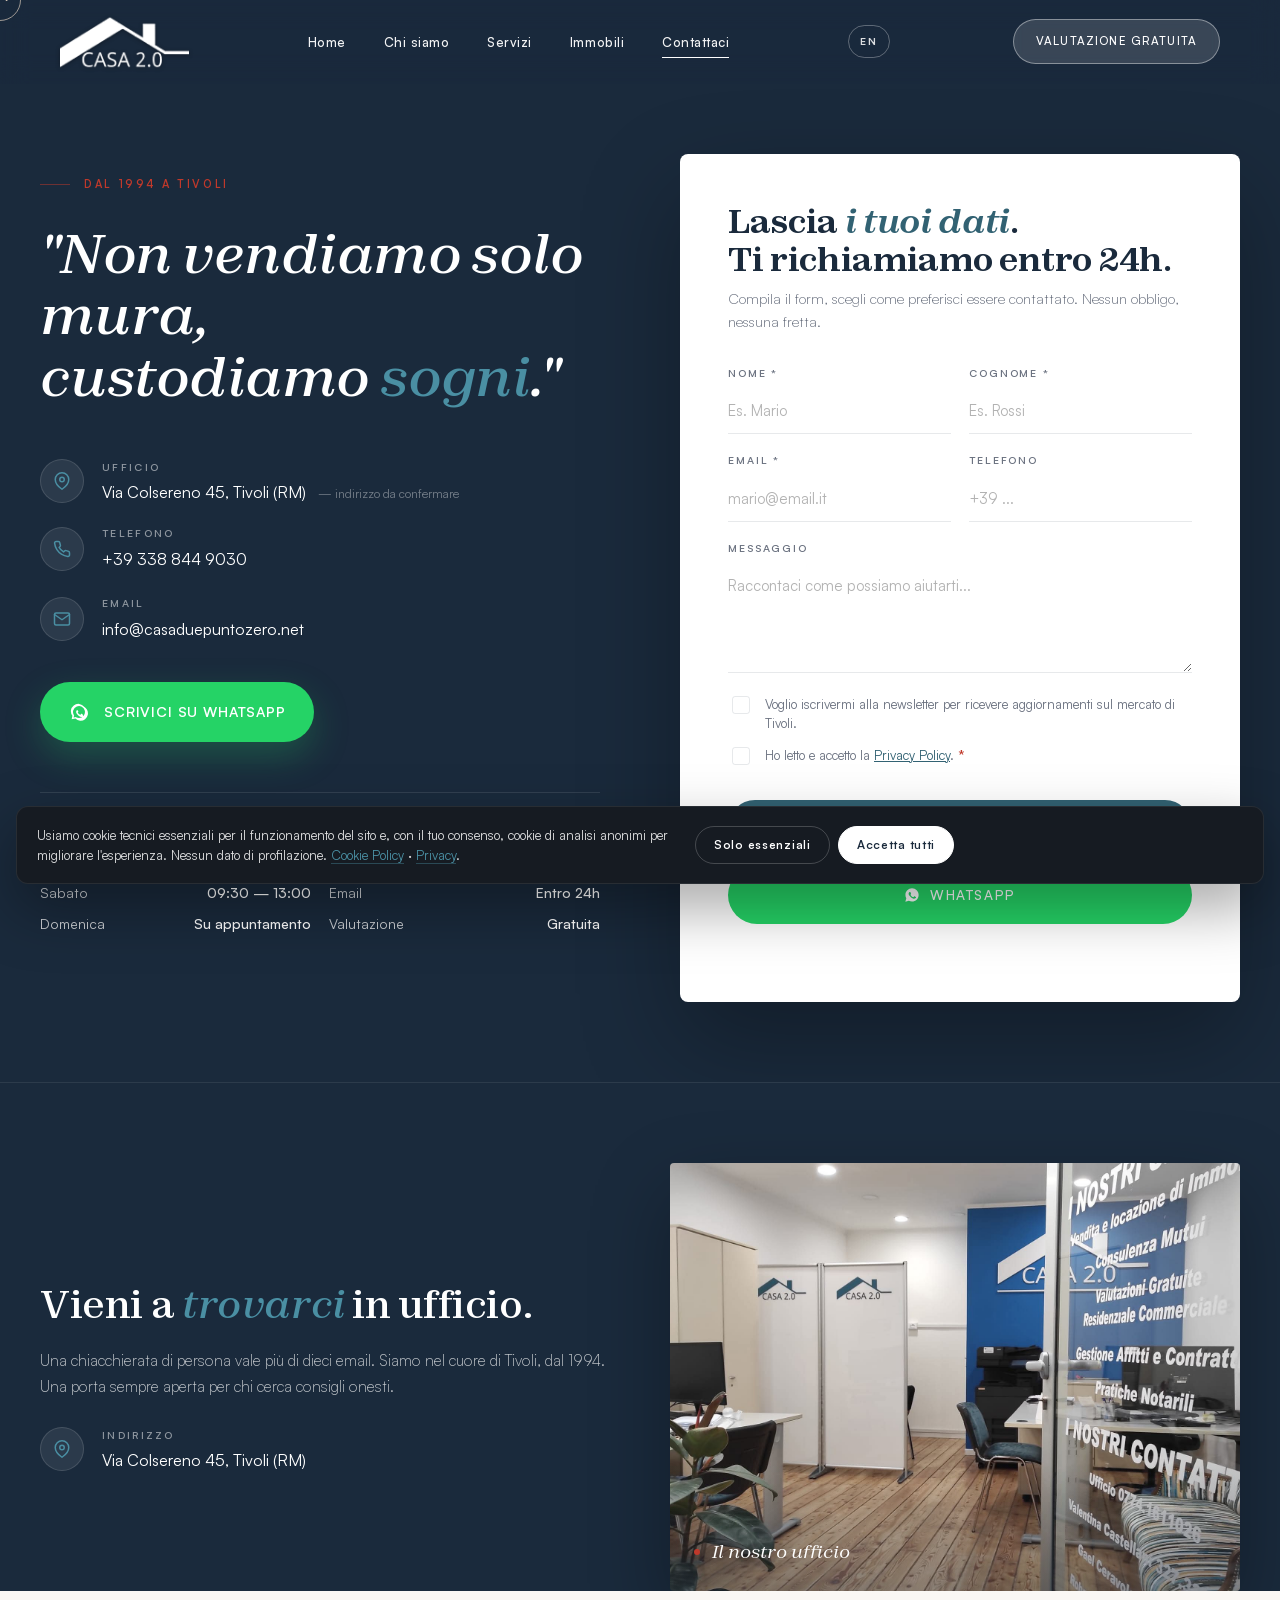
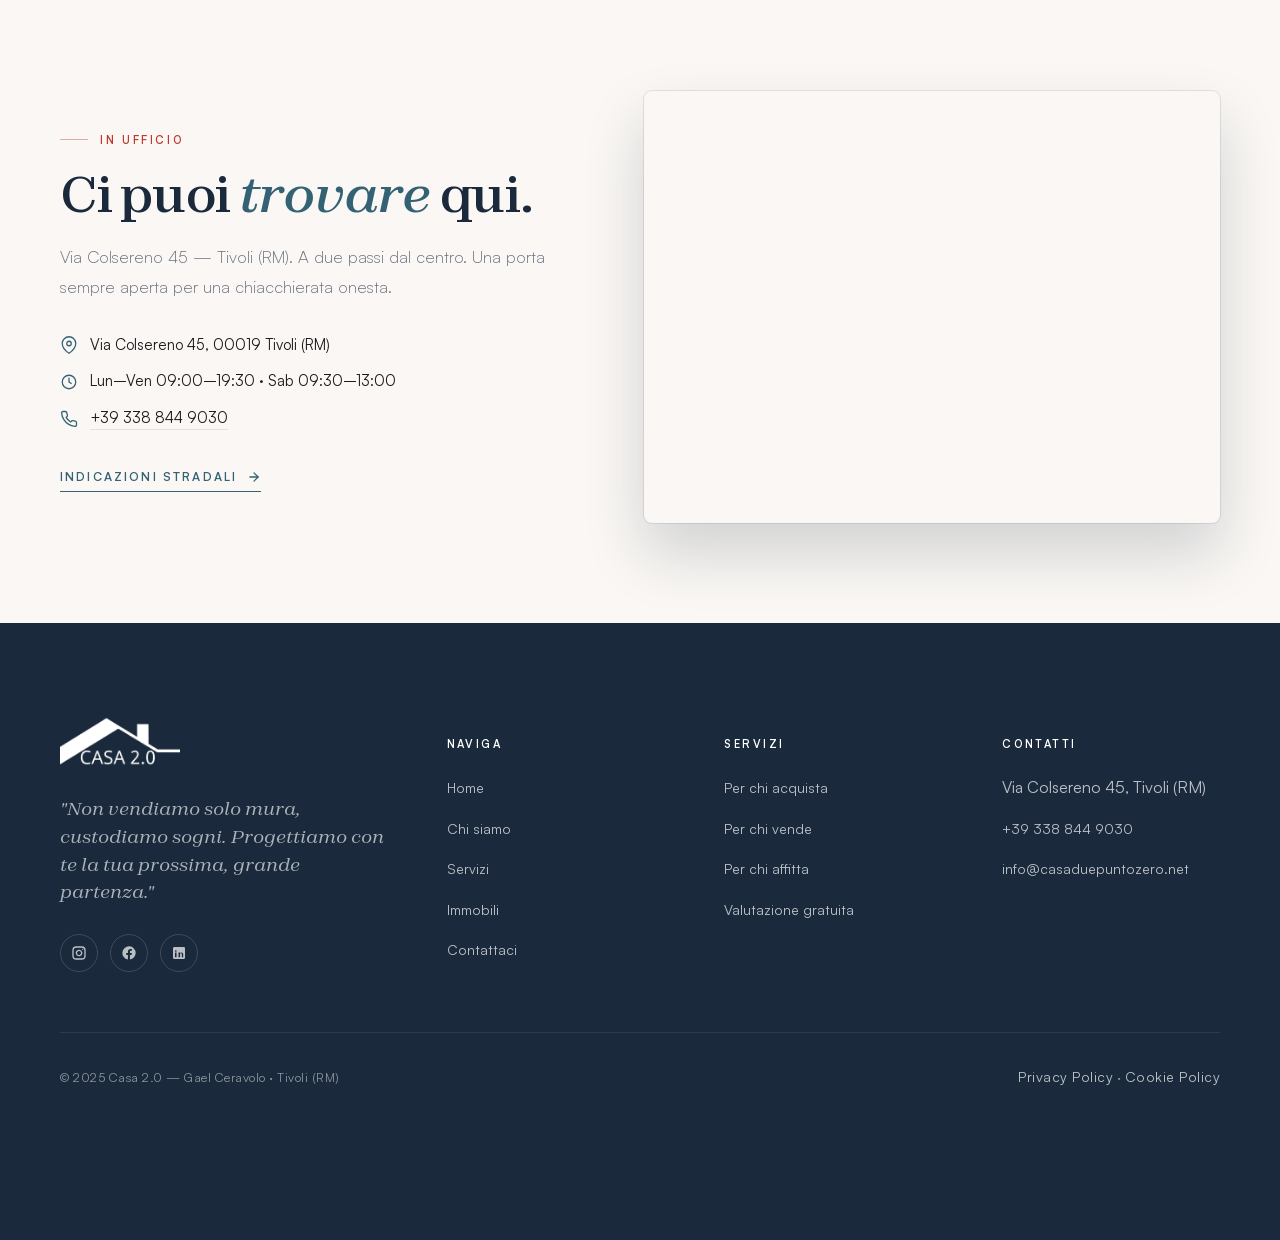
<file: contattaci.html>
<!DOCTYPE html>
<html lang="it">
<head>
<meta charset="UTF-8" />
<meta name="viewport" content="width=device-width, initial-scale=1.0" />
<title>Contattaci — Casa 2.0 · Agenzia Immobiliare a Tivoli</title>
<meta name="description" content="Contatta Casa 2.0 a Tivoli: WhatsApp, telefono, email o vieni in ufficio in Via Colsereno 45. Risposta entro 24 ore." />
<link rel="canonical" href="https://www.casaduepuntozero.net/contattaci.html" />
<meta property="og:type" content="website" />
<meta property="og:locale" content="it_IT" />
<meta property="og:site_name" content="Casa 2.0" />
<meta property="og:title" content="Contattaci — Casa 2.0 Agenzia Immobiliare Tivoli" />
<meta property="og:description" content="WhatsApp, telefono, email o vieni in ufficio. Via Colsereno 45, Tivoli. Risposta entro 24 ore." />
<meta property="og:image" content="https://www.casaduepuntozero.net/assets/tivoli/tivoli-06.jpg" />
<meta property="og:url" content="https://www.casaduepuntozero.net/contattaci.html" />
<meta name="twitter:card" content="summary_large_image" />
<meta name="theme-color" content="#1A2A3C" />
<link rel="icon" href="assets/favicon.svg" type="image/svg+xml" />
<link rel="preconnect" href="https://fonts.googleapis.com">
<link rel="preconnect" href="https://fonts.gstatic.com" crossorigin>
<link rel="preload" href="assets/fonts/Zodiak-Variable.woff2" as="font" type="font/woff2" crossorigin>
<link rel="preload" href="assets/fonts/Satoshi-Variable.woff2" as="font" type="font/woff2" crossorigin>
<link rel="stylesheet" href="assets/site.css?v=23">

<style>
  /* Page wraps the nav in navy by default — use solid nav */
  body{ background: var(--navy); color:#fff; }

  /* Nav must stay readable on top of navy bg from the start */
  .nav{ background: rgba(26,42,60,0.4); backdrop-filter: blur(14px); -webkit-backdrop-filter: blur(14px); }
  .nav.scrolled{ background: rgba(26,42,60,0.85); }
  .nav__links a{ color: rgba(255,255,255,0.92); }
  .nav__links a::after{ background:#fff;}
  /* Logo sempre bianco su contattaci (body navy in entrambi gli stati nav) */
  .nav .logo img,
  .nav.scrolled .logo img,
  .nav.solid .logo img{ filter: brightness(0) invert(1) drop-shadow(0 1px 2px rgba(0,0,0,0.35)) !important; }
  .nav .btn{
    background: rgba(255,255,255,0.14); color:#fff;
    border:1px solid rgba(255,255,255,0.4); backdrop-filter: blur(6px);
  }
  .nav .btn:hover{ background:#fff; color: var(--primary); border-color:#fff; }
  .nav__burger span{ background:#fff; }

  /* ============================================================
     SPLIT LAYOUT
     ============================================================ */
  .contact{
    min-height: 100vh;
    padding: calc(var(--nav-h) + 70px) 40px 80px;
    display:grid;
    grid-template-columns: 1fr 1fr;
    gap: 80px;
    max-width: 1300px;
    margin: 0 auto;
    align-items: start;
  }

  /* LEFT — info */
  .contact__left{ color: #fff; padding-top: 12px; }
  .contact__left .micro-label{
    color: var(--red-accent);
    display:inline-flex; align-items:center; gap:14px;
    margin-bottom: 30px;
  }
  .contact__left .micro-label::before{
    content:""; width:30px; height:1px; background: var(--red-accent); opacity:.5;
  }
  .contact__left blockquote{
    font-family: var(--font-accent);
    font-style: italic;
    font-weight: 500;
    font-size: clamp(36px, 4.2vw, 56px);
    line-height: 1.15;
    color: #fff;
    margin: 0 0 50px;
    letter-spacing:-0.01em;
    max-width: 18ch;
  }
  .contact__left blockquote em{ font-style:italic; color: var(--primary-light); }
  .info-list{
    list-style:none;
    padding:0; margin: 0 0 40px;
    display:grid;
    gap: 22px;
  }
  .info-list li{
    display:grid;
    grid-template-columns: 44px 1fr;
    gap: 18px;
    align-items: center;
  }
  .info-list .icon{
    width: 44px; height: 44px;
    border-radius: 50%;
    background: rgba(255,255,255,0.08);
    border: 1px solid rgba(255,255,255,0.12);
    display:flex; align-items:center; justify-content:center;
    color: var(--primary-light);
  }
  .info-list .icon svg{ width: 18px; height:18px; }
  .info-list .info-label{
    font-size: 10.5px;
    text-transform: uppercase;
    letter-spacing: 0.22em;
    color: rgba(255,255,255,0.5);
    font-weight: 600;
    margin-bottom: 4px;
  }
  .info-list .info-value{
    font-size: 16px;
    color: #fff;
    font-weight: 400;
    line-height: 1.4;
  }
  .info-list a.info-value{
    color: #fff;
    transition: color 200ms ease;
  }
  .info-list a.info-value:hover{ color: var(--primary-light); }

  .wa-cta{
    display:inline-flex;
    align-items:center; gap: 14px;
    padding: 18px 28px;
    background: #25D366;
    color:#fff;
    border-radius: 100px;
    font-weight: 600;
    font-size: 14px;
    letter-spacing: 0.06em;
    text-transform: uppercase;
    transition: all 250ms ease;
    box-shadow: 0 14px 36px rgba(37,211,102,0.25);
  }
  .wa-cta:hover{
    transform: translateY(-3px);
    background: #1FB855;
    box-shadow: 0 0 30px rgba(37,211,102,0.45), 0 18px 40px rgba(37,211,102,0.32);
  }
  .wa-cta svg{ width: 22px; height: 22px; }

  /* Office hours */
  .hours{
    margin-top: 50px;
    padding-top: 30px;
    border-top: 1px solid rgba(255,255,255,0.1);
    display:grid;
    grid-template-columns: 1fr 1fr;
    gap: 18px;
  }
  .hours h4{
    font-family: var(--font-body);
    font-size: 10.5px;
    text-transform: uppercase;
    letter-spacing: 0.22em;
    color: rgba(255,255,255,0.5);
    font-weight: 600;
    margin: 0 0 12px;
  }
  .hours .row{ display:flex; justify-content:space-between; font-size: 14px; color: rgba(255,255,255,0.78); padding: 4px 0; }
  .hours .row span:last-child{ color:#fff; font-weight: 500; }

  /* ============================================================
     FORM CARD
     ============================================================ */
  .contact__right{ position: relative; }
  .form-card{
    background: #fff;
    color: var(--text-dark);
    border-radius: 8px;
    padding: 48px 48px 44px;
    box-shadow: 0 40px 100px rgba(0,0,0,0.3);
  }
  .form-card h2{
    font-family: var(--font-display);
    font-size: clamp(26px, 2.6vw, 34px);
    color: var(--navy);
    font-weight: 600;
    line-height: 1.15;
    letter-spacing:-0.01em;
    margin: 0 0 8px;
  }
  .form-card h2 em{ color: var(--primary); font-style: italic; }
  .form-card .form-lead{
    color: var(--text-muted);
    font-size: 14.5px;
    margin: 0 0 32px;
    font-weight: 300;
    line-height: 1.6;
  }
  .form-row{
    display:grid;
    grid-template-columns: 1fr 1fr;
    gap: 18px;
    margin-bottom: 18px;
  }
  .form-row.full{ grid-template-columns: 1fr; }
  .field{ display:flex; flex-direction: column; gap: 6px; }
  .field label{
    font-size: 10.5px;
    text-transform: uppercase;
    letter-spacing: 0.18em;
    color: var(--text-muted);
    font-weight: 600;
  }
  .field input, .field textarea{
    font-family: var(--font-body);
    font-size: 15px;
    color: var(--text-dark);
    padding: 12px 0;
    background: transparent;
    border: none;
    border-bottom: 1px solid var(--hairline);
    outline: none;
    transition: border-color 200ms ease;
    width: 100%;
    box-sizing: border-box;
  }
  .field textarea{ min-height: 110px; resize: vertical; line-height:1.5; }
  .field input:focus, .field textarea:focus{
    border-bottom-color: var(--primary);
  }
  .field input::placeholder, .field textarea::placeholder{ color: rgba(0,0,0,0.3); }

  .checks{
    margin: 22px 0 32px;
    display:grid;
    gap: 12px;
  }
  .check{
    display:flex; align-items:flex-start; gap: 12px;
    font-size: 13px;
    color: var(--text-muted);
    line-height: 1.5;
    cursor: pointer;
  }
  .check input{
    appearance: none;
    -webkit-appearance:none;
    width: 18px; height:18px;
    border: 1.5px solid var(--hairline);
    border-radius: 3px;
    margin-top: 1px;
    position: relative;
    cursor: pointer;
    flex-shrink: 0;
    transition: all 200ms ease;
  }
  .check input:checked{
    background: var(--primary);
    border-color: var(--primary);
  }
  .check input:checked::after{
    content: "";
    position: absolute;
    left: 4px; top: 0;
    width: 5px; height: 10px;
    border: solid #fff;
    border-width: 0 2px 2px 0;
    transform: rotate(45deg);
  }
  .check a{ color: var(--primary); text-decoration: underline; }
  .check em{ color: var(--red-accent); font-style: normal; font-weight: 600;}

  .form-card .btn{
    width:100%;
    padding: 18px 28px;
    font-size: 13.5px;
    letter-spacing: 0.12em;
  }
  .form-status{
    margin-top: 16px;
    font-size: 13px;
    text-align:center;
    color: var(--primary);
    min-height: 18px;
  }
  .form-status.error{ color: var(--red-accent); }
  .form-status.success{
    color: #1FB855;
    font-weight: 600;
  }

  /* ============================================================
     OFFICE PHOTO STRIP (subtle, full-width below)
     ============================================================ */
  .office-strip{
    background: var(--navy);
    padding: 0 0 0;
    position:relative;
  }
  .office-strip__inner{
    max-width: 1300px;
    margin: 0 auto;
    padding: 80px 40px 0;
    display:grid;
    grid-template-columns: 1fr 1fr;
    gap: 60px;
    align-items: center;
    border-top: 1px solid rgba(255,255,255,0.08);
  }
  .office-strip h3{
    font-family: var(--font-display);
    font-size: clamp(28px, 3vw, 40px);
    color: #fff;
    font-weight: 500;
    line-height: 1.2;
    letter-spacing:-0.01em;
    margin: 0 0 18px;
  }
  .office-strip h3 em{ color: var(--primary-light); font-style:italic; }
  .office-strip p{
    color: rgba(255,255,255,0.7);
    font-size: 15.5px;
    line-height: 1.7;
    font-weight: 300;
    margin: 0 0 28px;
  }
  .office-strip .info-list{
    margin: 0;
  }
  .office-strip__photo{
    aspect-ratio: 4/3;
    background: url('assets/casa-ufficio.jpg') center/cover no-repeat;
    border-radius: 4px;
    overflow:hidden;
    box-shadow: 0 30px 80px rgba(0,0,0,0.3);
    position:relative;
  }
  .office-strip__photo::after{
    content:""; position:absolute; inset:0;
    background: linear-gradient(180deg, transparent 70%, rgba(26,42,60,0.4));
  }
  .office-strip__caption{
    position:absolute; bottom: 24px; left:24px;
    color:#fff; font-family: var(--font-display);
    font-style: italic; font-size: 18px; z-index:1;
    display:flex; align-items:center; gap:12px;
  }
  .office-strip__caption .pin{ width:6px; height:6px; background: var(--red-accent); border-radius:50%; }

  @media (max-width: 960px){
    .contact{ grid-template-columns: 1fr; gap: 50px; padding: calc(var(--nav-h) + 50px) 22px 60px;}
    .form-card{ padding: 36px 26px;}
    .form-row{ grid-template-columns: 1fr;}
    .office-strip__inner{ grid-template-columns: 1fr; padding: 60px 22px 0; gap: 30px;}
    .hours{ grid-template-columns: 1fr;}
  }
</style>
</head>
<body data-screen-label="05 Contattaci">

<!-- =========================================================
     NAV
     ========================================================= -->
<nav class="nav" id="nav">
  <div class="nav__inner">
    <a href="index.html" class="logo" aria-label="Casa 2.0 — Home">
      <img src="assets/logo.png" alt="Casa 2.0" />
    </a>
    <ul class="nav__links">
      <li><a href="index.html">Home</a></li>
      <li><a href="chi-siamo.html">Chi siamo</a></li>
      <li><a href="servizi.html">Servizi</a></li>
      <li><a href="properties.html">Immobili</a></li>
      <li><a href="contattaci.html" class="active">Contattaci</a></li>
    </ul>
    <a href="investors.html" class="nav__lang" title="English version">EN</a>
    <a href="valuta.html" class="btn nav__cta-desktop">Valutazione Gratuita</a>
    <button class="nav__burger" id="burger" aria-label="Apri menu" aria-expanded="false">
      <span></span><span></span><span></span>
    </button>
  </div>
</nav>
<div class="nav__overlay" id="nav-overlay" aria-hidden="true">
  <button id="overlay-close" aria-label="Chiudi menu">&times;</button>
  <a href="index.html">Home</a>
  <a href="chi-siamo.html">Chi siamo</a>
  <a href="servizi.html">Servizi</a>
  <a href="properties.html">Immobili</a>
  <a href="contattaci.html">Contattaci</a>
  <a href="valuta.html" class="btn btn--lg">Valutazione Gratuita</a>
</div>

<!-- =========================================================
     SPLIT — info + form
     ========================================================= -->
<main class="contact">

  <div class="contact__left">
    <h1 class="sr-only">Contatta Casa 2.0 — Agenzia immobiliare a Tivoli</h1>
    <span class="micro-label reveal">Dal 1994 a Tivoli</span>
    <blockquote class="reveal" data-delay="1">
      "Non vendiamo solo mura,<br/>custodiamo <em>sogni</em>."
    </blockquote>

    <ul class="info-list reveal" data-delay="2">
      <li>
        <span class="icon">
          <svg viewBox="0 0 24 24" fill="none" stroke="currentColor" stroke-width="2" stroke-linecap="round" stroke-linejoin="round"><path d="M21 10c0 7-9 13-9 13s-9-6-9-13a9 9 0 0 1 18 0z"/><circle cx="12" cy="10" r="3"/></svg>
        </span>
        <div>
          <div class="info-label">Ufficio</div>
          <div class="info-value">Via Colsereno 45, Tivoli (RM) <span style="color:rgba(255,255,255,0.4); font-size:12px; margin-left:8px;">— indirizzo da confermare</span></div>
        </div>
      </li>
      <li>
        <span class="icon">
          <svg viewBox="0 0 24 24" fill="none" stroke="currentColor" stroke-width="2" stroke-linecap="round" stroke-linejoin="round"><path d="M22 16.92v3a2 2 0 0 1-2.18 2 19.79 19.79 0 0 1-8.63-3.07 19.5 19.5 0 0 1-6-6 19.79 19.79 0 0 1-3.07-8.67A2 2 0 0 1 4.11 2h3a2 2 0 0 1 2 1.72 12.84 12.84 0 0 0 .7 2.81 2 2 0 0 1-.45 2.11L8.09 9.91a16 16 0 0 0 6 6l1.27-1.27a2 2 0 0 1 2.11-.45 12.84 12.84 0 0 0 2.81.7A2 2 0 0 1 22 16.92z"/></svg>
        </span>
        <div>
          <div class="info-label">Telefono</div>
          <a class="info-value" href="tel:+393388449030">+39 338 844 9030</a>
        </div>
      </li>
      <li>
        <span class="icon">
          <svg viewBox="0 0 24 24" fill="none" stroke="currentColor" stroke-width="2" stroke-linecap="round" stroke-linejoin="round"><path d="M4 4h16c1.1 0 2 .9 2 2v12c0 1.1-.9 2-2 2H4c-1.1 0-2-.9-2-2V6c0-1.1.9-2 2-2z"/><polyline points="22,6 12,13 2,6"/></svg>
        </span>
        <div>
          <div class="info-label">Email</div>
          <a class="info-value" href="mailto:info@casaduepuntozero.net">info@casaduepuntozero.net</a>
        </div>
      </li>
    </ul>

    <a href="https://wa.me/393388449030" target="_blank" rel="noopener" class="wa-cta reveal" data-delay="3">
      <svg viewBox="0 0 24 24" fill="currentColor"><path d="M17.6 6.3A8 8 0 0 0 4.8 16.1L4 20l4-1a8 8 0 0 0 12.6-9.7 8 8 0 0 0-3-3zM12 18.5a6.5 6.5 0 0 1-3.3-.9l-.2-.1-2.4.6.6-2.3-.2-.3a6.5 6.5 0 1 1 5.5 3zM15.7 14.3l-.7-.4c-.2 0-.4-.1-.6.1-.2.2-.6.7-.7.9-.2.2-.3.2-.5.1a5 5 0 0 1-2.5-2.2c-.2-.3 0-.4.1-.6l.4-.5c.1-.1.1-.3 0-.4l-.4-1c-.1-.3-.3-.3-.4-.3h-.3c-.1 0-.3 0-.5.2-.2.2-.7.7-.7 1.7 0 1 .7 2 .8 2.1.1.1 1.5 2.3 3.7 3.2l.7.2a1.7 1.7 0 0 0 1.6-.2c.4-.2.7-.7.8-.9 0-.3 0-.5-.1-.5z"/></svg>
      Scrivici su WhatsApp
    </a>

    <div class="hours reveal" data-delay="3">
      <div>
        <h4>Orari ufficio</h4>
        <div class="row"><span>Lun – Ven</span><span>09:00 — 19:30</span></div>
        <div class="row"><span>Sabato</span><span>09:30 — 13:00</span></div>
        <div class="row"><span>Domenica</span><span>Su appuntamento</span></div>
      </div>
      <div>
        <h4>Risposta</h4>
        <div class="row"><span>WhatsApp</span><span>Entro 1h</span></div>
        <div class="row"><span>Email</span><span>Entro 24h</span></div>
        <div class="row"><span>Valutazione</span><span>Gratuita</span></div>
      </div>
    </div>
  </div>

  <!-- ======= FORM ======= -->
  <div class="contact__right">
    <div class="form-card reveal" data-delay="1">
      <h2>Lascia <em>i tuoi dati</em>.<br/>Ti richiamiamo entro 24h.</h2>
      <p class="form-lead">Compila il form, scegli come preferisci essere contattato. Nessun obbligo, nessuna fretta.</p>

      <form id="contact-form" novalidate>
        <div class="form-row">
          <div class="field">
            <label for="f-nome">Nome *</label>
            <input id="f-nome" name="nome" type="text" placeholder="Es. Mario" required>
          </div>
          <div class="field">
            <label for="f-cognome">Cognome *</label>
            <input id="f-cognome" name="cognome" type="text" placeholder="Es. Rossi" required>
          </div>
        </div>
        <div class="form-row">
          <div class="field">
            <label for="f-email">Email *</label>
            <input id="f-email" name="email" type="email" placeholder="mario@email.it" required>
          </div>
          <div class="field">
            <label for="f-tel">Telefono</label>
            <input id="f-tel" name="telefono" type="tel" placeholder="+39 ...">
          </div>
        </div>
        <div class="form-row full">
          <div class="field">
            <label for="f-msg">Messaggio</label>
            <textarea id="f-msg" name="messaggio" placeholder="Raccontaci come possiamo aiutarti..."></textarea>
          </div>
        </div>

        <div class="checks">
          <label class="check">
            <input type="checkbox" name="newsletter">
            <span>Voglio iscrivermi alla newsletter per ricevere aggiornamenti sul mercato di Tivoli.</span>
          </label>
          <label class="check">
            <input type="checkbox" name="privacy" required>
            <span>Ho letto e accetto la <a href="privacy.html">Privacy Policy</a>. <em>*</em></span>
          </label>
        </div>

        <div class="form-actions">
          <button type="submit" class="btn">
            Invia richiesta
            <svg width="14" height="14" viewBox="0 0 24 24" fill="none" stroke="currentColor" stroke-width="2.4" stroke-linecap="round" stroke-linejoin="round"><line x1="5" y1="12" x2="19" y2="12"/><polyline points="12 5 19 12 12 19"/></svg>
          </button>
          <a id="form-whatsapp" class="btn btn--whatsapp" href="https://wa.me/393388449030" target="_blank" rel="noopener">
            <svg width="16" height="16" viewBox="0 0 24 24" fill="currentColor"><path d="M12.04 2C6.58 2 2.13 6.45 2.13 11.91c0 1.75.46 3.45 1.32 4.95L2 22l5.25-1.38a9.9 9.9 0 0 0 4.79 1.22h.01c5.46 0 9.91-4.45 9.91-9.91C21.96 6.45 17.5 2 12.04 2zm5.8 14.06c-.24.68-1.42 1.31-1.96 1.36-.5.05-.96.23-3.23-.67-2.72-1.07-4.45-3.84-4.58-4.02-.13-.18-1.1-1.46-1.1-2.79s.7-1.98.94-2.25c.24-.27.53-.34.7-.34l.5.01c.16.01.38-.06.59.45.24.58.81 2 .88 2.15.07.14.12.31.02.49-.09.18-.14.29-.27.45-.14.16-.29.36-.41.48-.14.14-.28.29-.12.56.16.27.71 1.17 1.53 1.9 1.05.94 1.94 1.23 2.21 1.37.27.14.43.12.59-.07.16-.18.68-.79.86-1.06.18-.27.36-.23.61-.14.25.09 1.6.75 1.87.89.27.14.45.2.52.31.07.12.07.66-.17 1.34z"/></svg>
            WhatsApp
          </a>
        </div>
        <div class="form-status" id="form-status" aria-live="polite"></div>
      </form>
    </div>
  </div>
</main>

<!-- =========================================================
     OFFICE STRIP
     ========================================================= -->
<section class="office-strip">
  <div class="office-strip__inner">
    <div class="reveal">
      <h3>Vieni a <em>trovarci</em> in ufficio.</h3>
      <p>Una chiacchierata di persona vale più di dieci email. Siamo nel cuore di Tivoli, dal 1994. Una porta sempre aperta per chi cerca consigli onesti.</p>
      <ul class="info-list" style="margin-bottom:0;">
        <li>
          <span class="icon">
            <svg viewBox="0 0 24 24" fill="none" stroke="currentColor" stroke-width="2" stroke-linecap="round" stroke-linejoin="round"><path d="M21 10c0 7-9 13-9 13s-9-6-9-13a9 9 0 0 1 18 0z"/><circle cx="12" cy="10" r="3"/></svg>
          </span>
          <div>
            <div class="info-label">Indirizzo</div>
            <div class="info-value">Via Colsereno 45, Tivoli (RM)</div>
          </div>
        </li>
      </ul>
    </div>
    <div class="office-strip__photo reveal" data-delay="1">
      <span class="office-strip__caption"><span class="pin"></span> Il nostro ufficio</span>
    </div>
  </div>
</section>

<!-- =========================================================
     "CI PUOI TROVARE" — split editoriale + Google Maps a destra
     ========================================================= -->
<section class="find-us" aria-label="Vieni a trovarci in ufficio a Tivoli">
  <div class="find-us__inner">
    <div class="find-us__copy reveal">
      <span class="micro-label">In ufficio</span>
      <h2>Ci puoi <em>trovare</em> qui.</h2>
      <p>Via Colsereno 45 — Tivoli (RM). A due passi dal centro. Una porta sempre aperta per una chiacchierata onesta.</p>
      <ul class="find-us__list">
        <li><svg viewBox="0 0 24 24" stroke-linecap="round" stroke-linejoin="round"><path d="M21 10c0 7-9 13-9 13s-9-6-9-13a9 9 0 0 1 18 0z"/><circle cx="12" cy="10" r="3"/></svg> Via Colsereno 45, 00019 Tivoli (RM)</li>
        <li><svg viewBox="0 0 24 24" stroke-linecap="round" stroke-linejoin="round"><circle cx="12" cy="12" r="9"/><polyline points="12 7 12 12 15 14"/></svg> Lun–Ven 09:00–19:30 · Sab 09:30–13:00</li>
        <li><svg viewBox="0 0 24 24" stroke-linecap="round" stroke-linejoin="round"><path d="M22 16.92v3a2 2 0 0 1-2.18 2 19.79 19.79 0 0 1-8.63-3.07 19.5 19.5 0 0 1-6-6 19.79 19.79 0 0 1-3.07-8.67A2 2 0 0 1 4.11 2h3a2 2 0 0 1 2 1.72 12.84 12.84 0 0 0 .7 2.81 2 2 0 0 1-.45 2.11L8.09 9.91a16 16 0 0 0 6 6l1.27-1.27a2 2 0 0 1 2.11-.45 12.84 12.84 0 0 0 2.81.7A2 2 0 0 1 22 16.92z"/></svg> <a href="tel:+393388449030">+39 338 844 9030</a></li>
      </ul>
      <a href="https://www.google.com/maps/dir/?api=1&destination=Via+Colsereno+45,+00019+Tivoli+RM" target="_blank" rel="noopener" class="find-us__cta">
        Indicazioni stradali
        <svg viewBox="0 0 24 24" stroke-linecap="round" stroke-linejoin="round"><line x1="5" y1="12" x2="19" y2="12"/><polyline points="12 5 19 12 12 19"/></svg>
      </a>
    </div>
    <div class="find-us__map reveal" data-delay="1">
      <iframe
        title="Mappa sede Casa 2.0 — Via Colsereno 45, Tivoli"
        src="https://www.google.com/maps?q=Via+Colsereno+45,+00019+Tivoli+RM&output=embed"
        loading="lazy"
        referrerpolicy="no-referrer-when-downgrade"></iframe>
    </div>
  </div>
</section>

<style>
  .find-us{ background: var(--paper); padding: 100px 0; position:relative; }
  .find-us__inner{
    max-width: 1240px; margin: 0 auto; padding: 0 40px;
    display:grid; grid-template-columns: 1fr 1.1fr; gap: 60px; align-items: center;
  }
  .find-us__copy .micro-label{
    color: var(--red-accent); display:inline-flex; align-items:center; gap:12px; margin-bottom: 18px;
  }
  .find-us__copy .micro-label::before{
    content:""; width: 28px; height:1px; background: var(--red-accent); opacity:.4;
  }
  .find-us__copy h2{
    font-size: clamp(34px, 4vw, 52px); color: var(--navy); font-weight: 500;
    letter-spacing: -0.025em; line-height: 1.05; margin: 0 0 22px;
  }
  .find-us__copy h2 em{ color: var(--primary); font-style: italic; font-weight: 500; }
  .find-us__copy > p{
    color: var(--text-muted); font-size: 17px; line-height: 1.75; font-weight: 300; margin: 0 0 32px; max-width: 44ch;
  }
  .find-us__list{ list-style:none; padding:0; margin: 0 0 32px; display:grid; gap: 14px; }
  .find-us__list li{ display:flex; gap: 12px; align-items: center; color: var(--text-dark); font-size: 15px; line-height: 1.5; }
  .find-us__list li svg{ width: 18px; height:18px; flex-shrink:0; color: var(--primary); fill:none; stroke: currentColor; stroke-width: 1.7; }
  .find-us__list li a{ color: var(--text-dark); border-bottom: 1px solid var(--hairline); transition: border-color .2s ease; }
  .find-us__list li a:hover{ border-color: var(--primary); }
  .find-us__cta{
    display:inline-flex; align-items:center; gap: 10px;
    color: var(--primary); font-size: 12px; letter-spacing: 0.18em; text-transform: uppercase; font-weight: 600;
    padding-bottom: 4px; border-bottom: 1px solid var(--primary);
    transition: gap .2s ease, color .2s ease, border-color .2s ease;
  }
  .find-us__cta:hover{ gap: 16px; color: var(--primary-light); border-color: var(--primary-light); }
  .find-us__cta svg{ width: 14px; height:14px; fill:none; stroke:currentColor; stroke-width: 2.2; }

  .find-us__map{
    position:relative;
    aspect-ratio: 4/3;
    border-radius: 8px;
    overflow:hidden;
    box-shadow: 0 30px 60px rgba(26,42,60,0.18), 0 0 0 1px var(--hairline);
  }
  .find-us__map iframe{
    position:absolute; inset:0; width:100%; height:100%; border:0;
    filter: grayscale(0.5) contrast(1.05) brightness(0.95);
    transition: filter .4s ease;
  }
  .find-us__map:hover iframe{ filter: none; }

  @media (max-width: 860px){
    .find-us{ padding: 70px 0; }
    .find-us__inner{ grid-template-columns: 1fr; gap: 40px; padding: 0 22px; }
    .find-us__map{ aspect-ratio: 16/12; }
  }
</style>

<!-- =========================================================
     FOOTER
     ========================================================= -->
<footer class="site-footer" style="margin-top:0;">
  <div class="container">
    <div class="footer-grid">
      <div>
        <a href="index.html" class="logo"><img src="assets/logo.png" alt="Casa 2.0" /></a>
        <p class="footer__tag">"Non vendiamo solo mura, custodiamo sogni. Progettiamo con te la tua prossima, grande partenza."</p>
        <div class="footer__social">
          <a href="#" aria-label="Instagram"><svg viewBox="0 0 24 24" fill="none" stroke="currentColor" stroke-width="2" stroke-linecap="round" stroke-linejoin="round"><rect x="3" y="3" width="18" height="18" rx="5" ry="5"/><path d="M16 11.37A4 4 0 1 1 12.63 8 4 4 0 0 1 16 11.37z"/><line x1="17.5" y1="6.5" x2="17.51" y2="6.5"/></svg></a>
          <a href="#" aria-label="Facebook"><svg viewBox="0 0 24 24" fill="currentColor"><path d="M22 12a10 10 0 1 0-11.6 9.9V14.9H7.9V12h2.5V9.8c0-2.5 1.5-3.9 3.8-3.9 1.1 0 2.2.2 2.2.2v2.5h-1.3c-1.3 0-1.7.8-1.7 1.6V12h2.9l-.5 2.9h-2.4v7A10 10 0 0 0 22 12z"/></svg></a>
          <a href="#" aria-label="LinkedIn"><svg viewBox="0 0 24 24" fill="currentColor"><path d="M19 3a2 2 0 0 1 2 2v14a2 2 0 0 1-2 2H5a2 2 0 0 1-2-2V5a2 2 0 0 1 2-2h14zM8.3 18.3v-7H6V18.3h2.3zM7.2 10.3a1.3 1.3 0 1 0 0-2.6 1.3 1.3 0 0 0 0 2.6zm11.1 8v-4c0-2.1-1.1-3.1-2.6-3.1-1.2 0-1.8.7-2.1 1.1v-1H11.3v7h2.3v-3.9c0-1 .2-2 1.4-2 1.3 0 1.3 1.2 1.3 2v3.9h2.3z"/></svg></a>
        </div>
      </div>
      <div>
        <h4>Naviga</h4>
        <ul>
          <li><a href="index.html">Home</a></li>
          <li><a href="chi-siamo.html">Chi siamo</a></li>
          <li><a href="servizi.html">Servizi</a></li>
          <li><a href="properties.html">Immobili</a></li>
          <li><a href="contattaci.html">Contattaci</a></li>
        </ul>
      </div>
      <div>
        <h4>Servizi</h4>
        <ul>
          <li><a href="servizi.html#acquista">Per chi acquista</a></li>
          <li><a href="servizi.html#vende">Per chi vende</a></li>
          <li><a href="servizi.html#affitta">Per chi affitta</a></li>
          <li><a href="valuta.html">Valutazione gratuita</a></li>
        </ul>
      </div>
      <div>
        <h4>Contatti</h4>
        <ul>
          <li>Via Colsereno 45, Tivoli (RM)</li>
          <li><a href="tel:+393388449030">+39 338 844 9030</a></li>
          <li><a href="mailto:info@casaduepuntozero.net">info@casaduepuntozero.net</a></li>
        </ul>
      </div>
    </div>
    <div class="footer__bottom">
      <span>© 2025 Casa 2.0 — Gael Ceravolo · Tivoli (RM)</span>
      <span><a href="privacy.html">Privacy Policy</a> · <a href="cookie.html">Cookie Policy</a></span>
    </div>
  </div>
</footer>

<script src="assets/site.js?v=11"></script>
<script>
  /* =========================================================
     CONTACT FORM — client-side validation only
     (da collegare a backend / Formspree / etc lato Claude Code)
     ========================================================= */
  const form = document.getElementById('contact-form');
  const status = document.getElementById('form-status');
  form.addEventListener('submit', (e)=>{
    e.preventDefault();
    status.className = 'form-status';
    status.textContent = '';
    const f = new FormData(form);
    const nome = (f.get('nome')||'').trim();
    const cognome = (f.get('cognome')||'').trim();
    const email = (f.get('email')||'').trim();
    const privacy = f.get('privacy');

    if(!nome || !cognome){ status.classList.add('error'); status.textContent='Inserisci nome e cognome.'; return; }
    if(!/^[^@\s]+@[^@\s]+\.[^@\s]+$/.test(email)){
      status.classList.add('error'); status.textContent='Email non valida.'; return;
    }
    if(!privacy){ status.classList.add('error'); status.textContent='Devi accettare la Privacy Policy.'; return; }

    // simulate success — replace with actual submit endpoint in Claude Code phase
    status.classList.add('success');
    status.textContent = 'Grazie! Ti ricontatteremo entro 24 ore.';
    form.reset();
  });
</script>
</body>
</html>
</file>
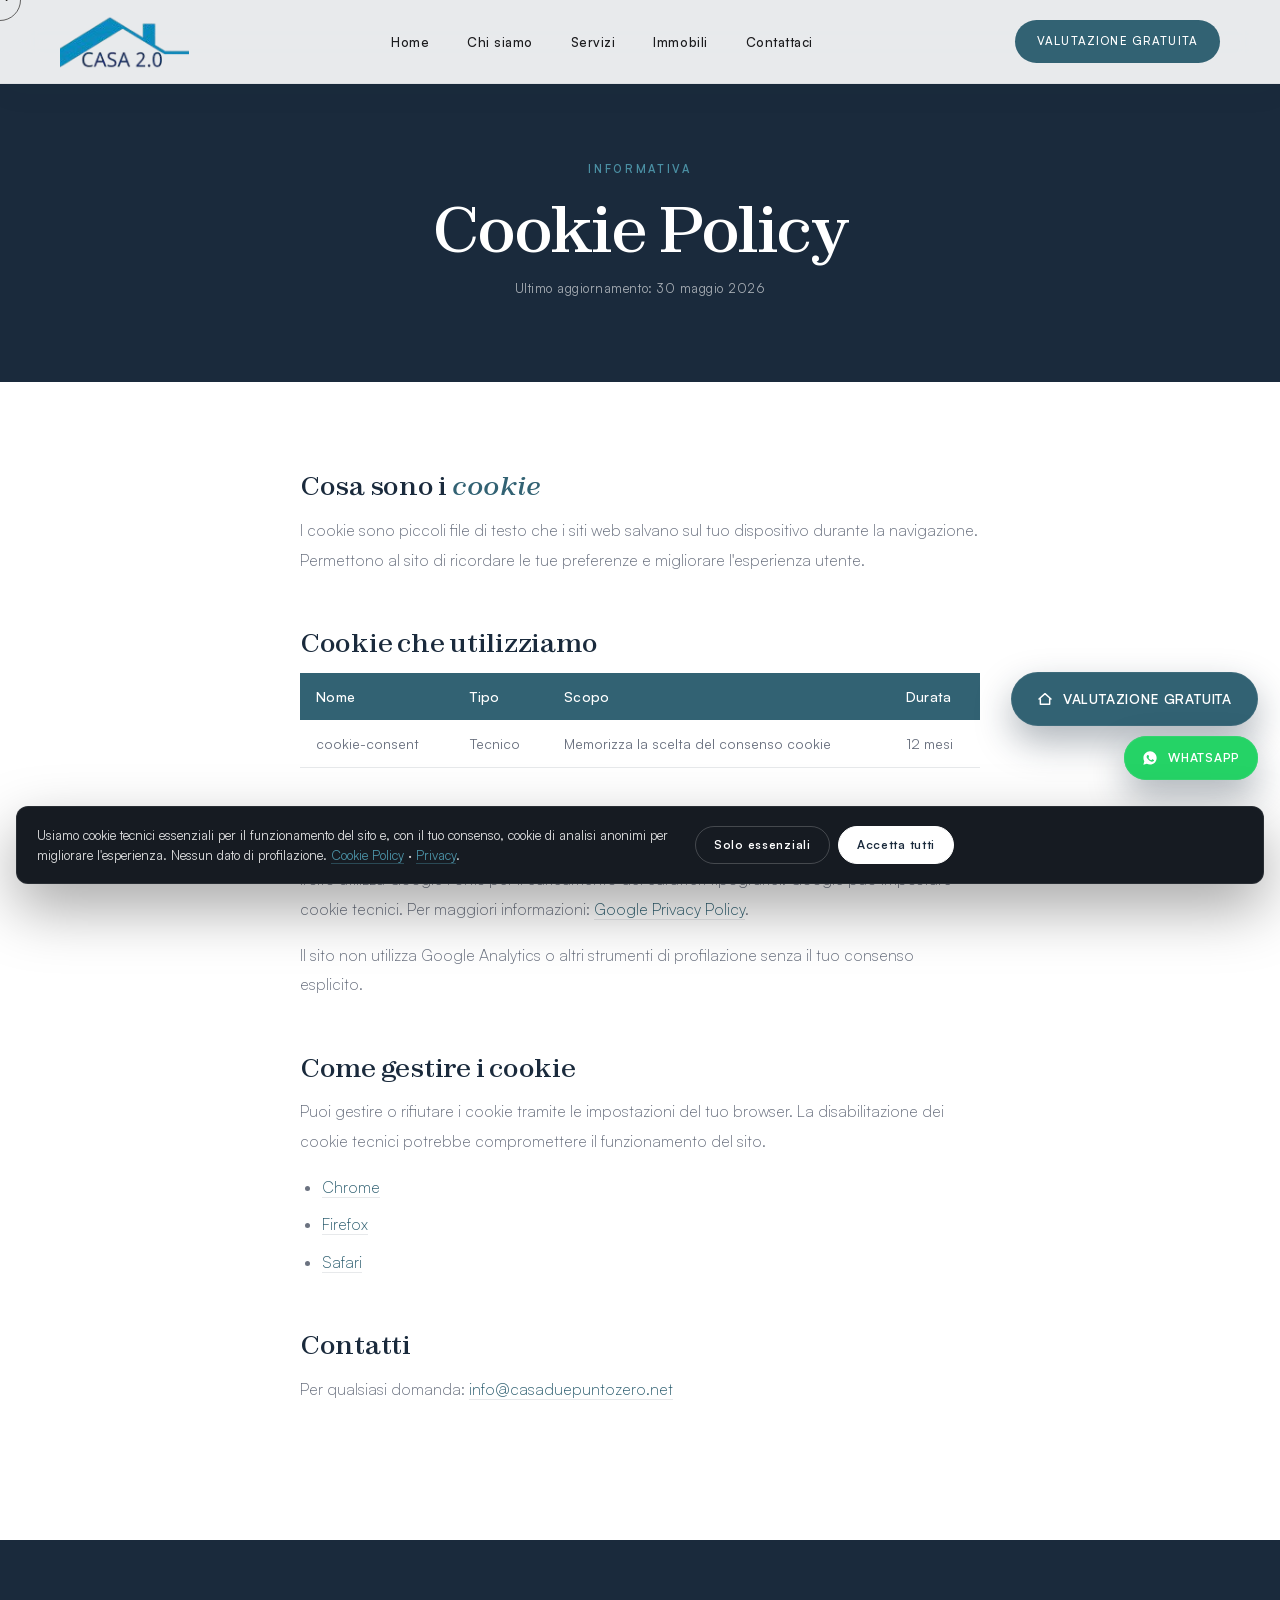
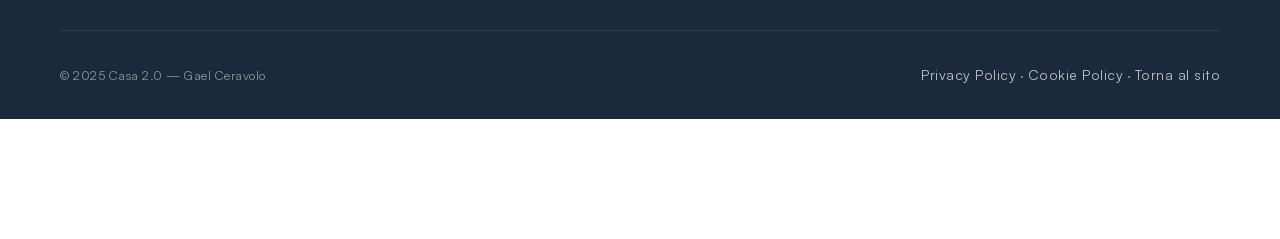
<file: cookie.html>
<!DOCTYPE html>
<html lang="it">
<head>
<meta charset="UTF-8" />
<meta name="viewport" content="width=device-width, initial-scale=1.0" />
<title>Cookie Policy — Casa 2.0 Tivoli</title>
<meta name="description" content="Informativa sui cookie utilizzati dal sito di Casa 2.0, agenzia immobiliare a Tivoli." />
<meta name="robots" content="noindex, follow" />
<link rel="icon" href="assets/favicon.svg" type="image/svg+xml" />
<link rel="preconnect" href="https://fonts.googleapis.com">
<link rel="preconnect" href="https://fonts.gstatic.com" crossorigin>
<link rel="preload" href="assets/fonts/Zodiak-Variable.woff2" as="font" type="font/woff2" crossorigin>
<link rel="preload" href="assets/fonts/Satoshi-Variable.woff2" as="font" type="font/woff2" crossorigin>
<link rel="stylesheet" href="assets/site.css?v=23">
<style>
  .legal-hero{ background:var(--navy); color:#fff; padding: calc(var(--nav-h) + 70px) 0 70px; text-align:center; }
  .legal-hero .micro-label{ color:var(--primary-light); display:inline-flex; gap:12px; align-items:center; margin-bottom:18px; }
  .legal-hero h1{ font-size:clamp(40px,5vw,68px); color:#fff; font-weight:500; }
  .legal-hero p{ color:rgba(255,255,255,0.6); font-size:13px; margin-top:14px; letter-spacing:0.04em; }
  .legal{ max-width:760px; margin:0 auto; padding:90px 40px 120px; }
  .legal h2{ font-size:26px; color:var(--navy); font-weight:500; margin:54px 0 16px; letter-spacing:-0.01em; }
  .legal h2:first-of-type{ margin-top:0; }
  .legal h2 em{ font-style:italic; color:var(--primary); }
  .legal p, .legal li{ color:var(--text-muted); font-size:16px; line-height:1.85; margin:0 0 16px; font-weight:300; }
  .legal ul{ padding-left:22px; margin:0 0 16px; }
  .legal li{ list-style:disc; margin-bottom:8px; }
  .legal a{ color:var(--primary); border-bottom:1px solid var(--hairline); transition:border-color 200ms ease; }
  .legal a:hover{ border-color:var(--primary); }
  .legal table{ width:100%; border-collapse:collapse; margin:0 0 24px; font-size:14px; }
  .legal th{ background:var(--primary); color:#fff; padding:12px 16px; text-align:left; font-weight:500; font-family:var(--font-body); letter-spacing:0.02em; }
  .legal td{ padding:12px 16px; border-bottom:1px solid var(--hairline); color:var(--text-muted); }
</style>
</head>
<body class="solid-nav">

<nav class="nav solid" id="nav">
  <div class="nav__inner">
    <a href="index.html" class="logo" aria-label="Casa 2.0 — Home"><img src="assets/logo.png" alt="Casa 2.0" /></a>
    <ul class="nav__links">
      <li><a href="index.html">Home</a></li>
      <li><a href="chi-siamo.html">Chi siamo</a></li>
      <li><a href="servizi.html">Servizi</a></li>
      <li><a href="properties.html">Immobili</a></li>
      <li><a href="contattaci.html">Contattaci</a></li>
    </ul>
    <a href="valuta.html" class="btn nav__cta-desktop">Valutazione Gratuita</a>
    <button class="nav__burger" id="burger" aria-label="Apri menu" aria-expanded="false"><span></span><span></span><span></span></button>
  </div>
</nav>
<div class="nav__overlay" id="nav-overlay" aria-hidden="true">
  <button id="overlay-close" aria-label="Chiudi menu">&times;</button>
  <a href="index.html">Home</a>
  <a href="chi-siamo.html">Chi siamo</a>
  <a href="servizi.html">Servizi</a>
  <a href="properties.html">Immobili</a>
  <a href="contattaci.html">Contattaci</a>
  <a href="valuta.html" class="btn btn--lg">Valutazione Gratuita</a>
</div>

<header class="legal-hero">
  <div class="container">
    <span class="micro-label">Informativa</span>
    <h1>Cookie Policy</h1>
    <p>Ultimo aggiornamento: 30 maggio 2026</p>
  </div>
</header>

<main class="legal">
  <h2>Cosa sono i <em>cookie</em></h2>
  <p>I cookie sono piccoli file di testo che i siti web salvano sul tuo dispositivo durante la navigazione. Permettono al sito di ricordare le tue preferenze e migliorare l'esperienza utente.</p>

  <h2>Cookie che utilizziamo</h2>
  <table>
    <thead>
      <tr><th>Nome</th><th>Tipo</th><th>Scopo</th><th>Durata</th></tr>
    </thead>
    <tbody>
      <tr><td>cookie-consent</td><td>Tecnico</td><td>Memorizza la scelta del consenso cookie</td><td>12 mesi</td></tr>
    </tbody>
  </table>

  <h2>Cookie di terze parti</h2>
  <p>Il sito utilizza Google Fonts per il caricamento dei caratteri tipografici. Google può impostare cookie tecnici. Per maggiori informazioni: <a href="https://policies.google.com/privacy" target="_blank" rel="noopener">Google Privacy Policy</a>.</p>
  <p>Il sito non utilizza Google Analytics o altri strumenti di profilazione senza il tuo consenso esplicito.</p>

  <h2>Come gestire i cookie</h2>
  <p>Puoi gestire o rifiutare i cookie tramite le impostazioni del tuo browser. La disabilitazione dei cookie tecnici potrebbe compromettere il funzionamento del sito.</p>
  <ul>
    <li><a href="https://support.google.com/chrome/answer/95647" target="_blank" rel="noopener">Chrome</a></li>
    <li><a href="https://support.mozilla.org/kb/cookies-information-websites-store-on-your-computer" target="_blank" rel="noopener">Firefox</a></li>
    <li><a href="https://support.apple.com/guide/safari/manage-cookies-sfri11471" target="_blank" rel="noopener">Safari</a></li>
  </ul>

  <h2>Contatti</h2>
  <p>Per qualsiasi domanda: <a href="mailto:info@casaduepuntozero.net">info@casaduepuntozero.net</a></p>
</main>

<footer class="site-footer">
  <div class="container">
    <div class="footer__bottom" style="border-top:1px solid rgba(255,255,255,0.08); padding-top:32px;">
      <span>© 2025 Casa 2.0 — Gael Ceravolo</span>
      <span><a href="privacy.html">Privacy Policy</a> · <a href="cookie.html">Cookie Policy</a> · <a href="index.html">Torna al sito</a></span>
    </div>
  </div>
</footer>

<script src="assets/site.js?v=11"></script>
</body>
</html>
</file>
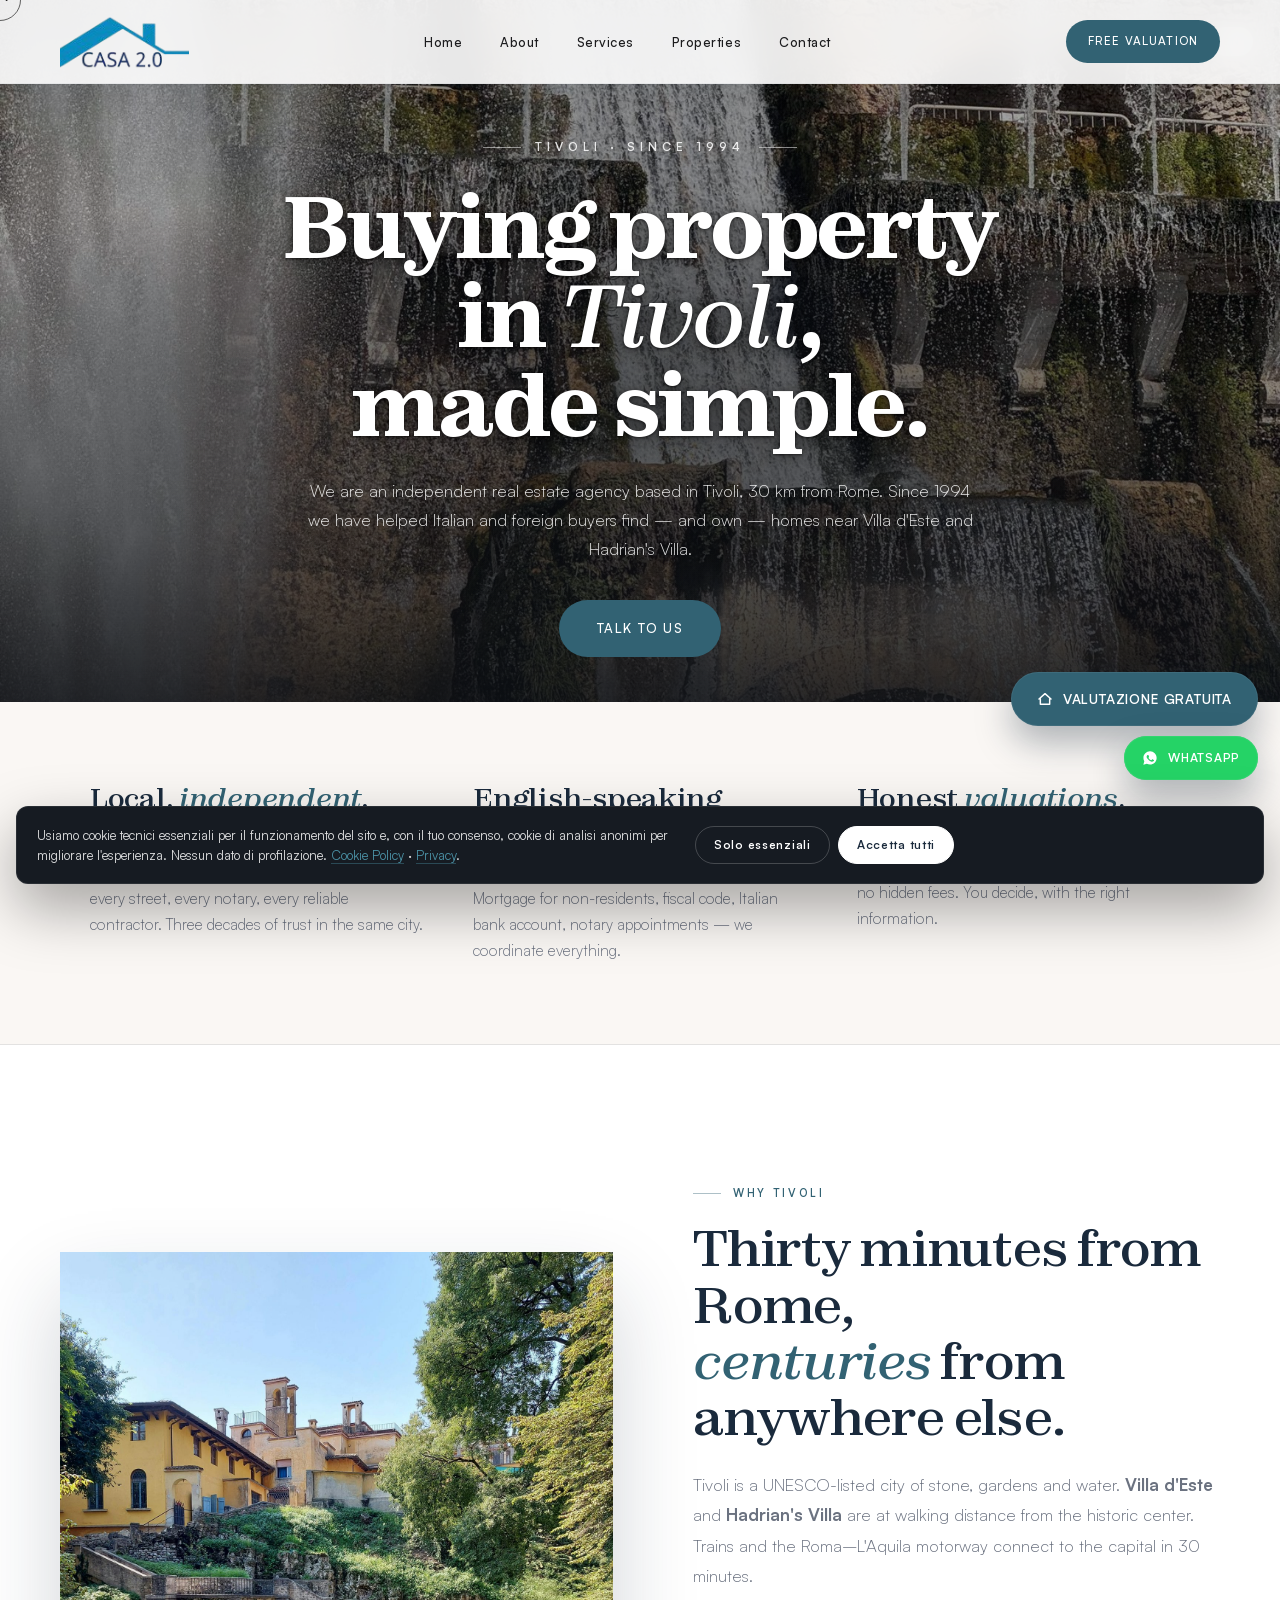
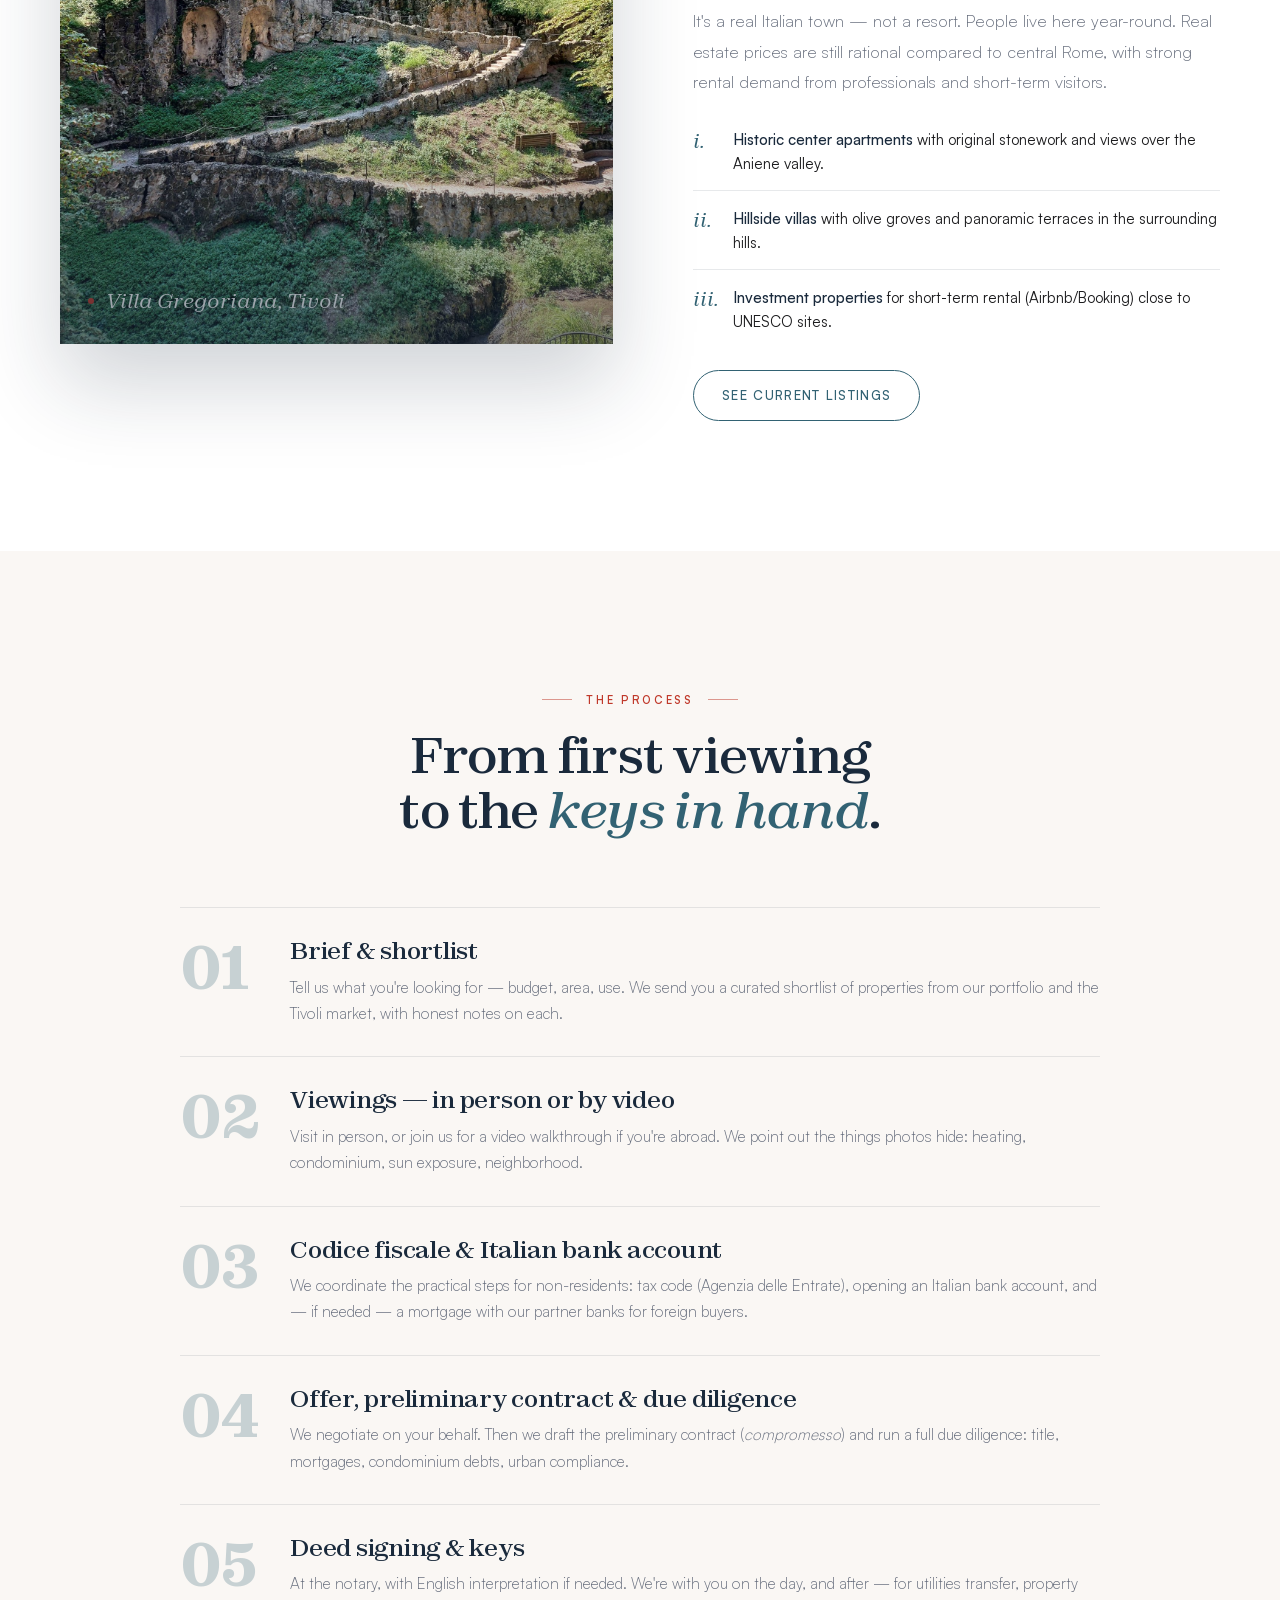
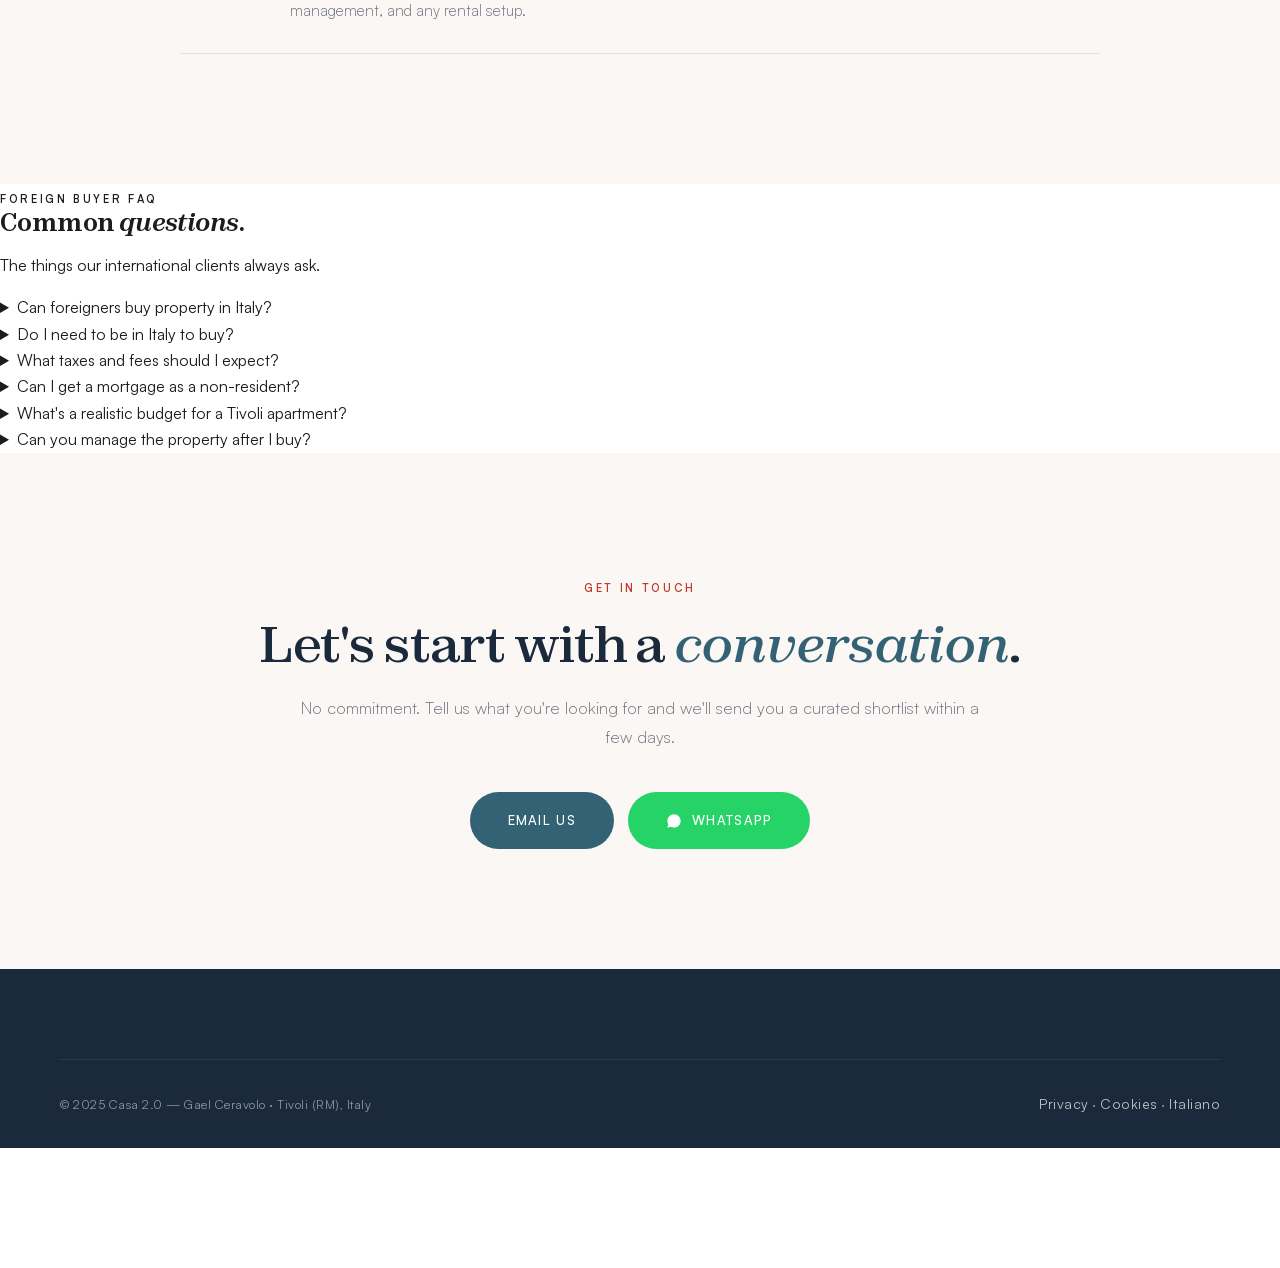
<file: investors.html>
<!DOCTYPE html>
<html lang="en">
<head>
<meta charset="UTF-8" />
<meta name="viewport" content="width=device-width, initial-scale=1.0" />
<title>Foreign Investors — Casa 2.0 Real Estate Tivoli, Italy</title>
<meta name="description" content="Buying property in Tivoli, Italy. Casa 2.0 — independent real estate agency since 1994. We assist foreign investors through the entire purchase process: valuation, mortgage for non-residents, legal, notary." />
<link rel="canonical" href="https://www.casaduepuntozero.net/investors.html" />
<link rel="alternate" hreflang="it" href="https://www.casaduepuntozero.net/" />
<link rel="alternate" hreflang="en" href="https://www.casaduepuntozero.net/investors.html" />
<link rel="icon" href="assets/favicon.svg" type="image/svg+xml" />
<meta property="og:type" content="website" />
<meta property="og:locale" content="en_US" />
<meta property="og:site_name" content="Casa 2.0" />
<meta property="og:title" content="Buying property in Tivoli, Italy — Casa 2.0" />
<meta property="og:description" content="Independent real estate agency assisting foreign investors in Tivoli, near Rome. Since 1994." />
<meta property="og:image" content="https://www.casaduepuntozero.net/assets/tivoli-aerial.jpg" />
<meta property="og:url" content="https://www.casaduepuntozero.net/investors.html" />
<meta name="twitter:card" content="summary_large_image" />
<meta name="theme-color" content="#1A2A3C" />
<link rel="preload" href="assets/fonts/Zodiak-Variable.woff2" as="font" type="font/woff2" crossorigin>
<link rel="preload" href="assets/fonts/Satoshi-Variable.woff2" as="font" type="font/woff2" crossorigin>
<link rel="stylesheet" href="assets/site.css?v=23">

<style>
  /* HERO sobrio con foto Villa d'Este (tivoli-07) */
  .inv-hero{
    position:relative;
    min-height: 78vh;
    display:flex; align-items:center; justify-content:center;
    color:#fff; text-align:center;
    overflow:hidden;
    isolation:isolate;
  }
  .inv-hero__bg{
    position:absolute; inset:0; z-index:-3;
    background-image: url('assets/tivoli/tivoli-07.jpg');
    background-size: cover; background-position: center;
    transform: scale(1.06); animation: heroZoom 20s ease-out forwards;
    filter: brightness(0.78) saturate(0.92);
  }
  .inv-hero__overlay{
    position:absolute; inset:0; z-index:-1;
    background:
      radial-gradient(60% 50% at 50% 46%, rgba(14,17,22,0.5) 0%, rgba(14,17,22,0.18) 60%, transparent 88%),
      linear-gradient(180deg, rgba(14,17,22,0.30) 0%, rgba(14,17,22,0) 30%, rgba(14,17,22,0.85) 100%);
  }
  .inv-hero__content{ max-width: 960px; padding: var(--nav-h) 24px 0; }
  .inv-hero__eyebrow{
    display:inline-flex; align-items:center; gap:14px;
    font-family: var(--font-body); font-size: 12px; letter-spacing:0.42em; text-transform:uppercase;
    color: rgba(255,255,255,0.85); font-weight: 600; margin-bottom: 26px;
  }
  .inv-hero__eyebrow .line{ width: 38px; height:1px; background: rgba(255,255,255,0.5); }
  .inv-hero h1{
    font-size: clamp(46px, 6.8vw, 92px);
    font-weight: 700; line-height: 1.02; letter-spacing: -0.035em;
    color: #fff;
    text-shadow: 0 2px 16px rgba(0,0,0,0.55), 0 1px 3px rgba(0,0,0,0.6);
    margin: 0 0 28px;
  }
  .inv-hero h1 em{ font-style: italic; font-weight: 500; color: #fff; }
  .inv-hero__sub{
    max-width: 56ch; margin: 0 auto 36px;
    color: rgba(255,255,255,0.88); font-weight: 300; font-size: 17px; line-height: 1.7;
  }

  /* STRIP 3 colonne — fiducia */
  .inv-strip{
    background: var(--paper);
    padding: 80px 24px;
    border-bottom: 1px solid var(--hairline);
  }
  .inv-strip__inner{
    max-width: 1100px; margin:0 auto;
    display:grid; grid-template-columns: repeat(3, 1fr); gap: 50px;
  }
  .inv-strip__item h3{
    font-family: var(--font-display); font-size: 28px; font-weight: 500;
    color: var(--navy); letter-spacing: -0.01em; line-height: 1.15; margin: 0 0 12px;
  }
  .inv-strip__item h3 em{ color: var(--primary); font-style: italic; font-weight: 500; }
  .inv-strip__item p{ color: var(--text-muted); font-size: 15.5px; line-height: 1.7; font-weight: 300; margin:0; }
  @media (max-width: 800px){ .inv-strip__inner{ grid-template-columns: 1fr; gap: 30px; } }

  /* SECTION editoriale split — uses showcase styling */
  .inv-split{
    background: var(--white); padding: 130px 0;
  }
  .inv-split__inner{
    max-width: 1240px; margin: 0 auto; padding: 0 40px;
    display:grid; grid-template-columns: 1.05fr 1fr; gap: 80px; align-items: center;
  }
  .inv-split__media{
    position: relative; aspect-ratio: 4/5; overflow:hidden;
    box-shadow: 0 40px 80px rgba(26,42,60,0.20);
  }
  .inv-split__media img{ width:100%; height:100%; object-fit: cover; }
  .inv-split__media::after{
    content:""; position:absolute; inset:0;
    background: linear-gradient(180deg, transparent 60%, rgba(26,42,60,0.5));
  }
  .inv-split__caption{
    position:absolute; bottom: 26px; left:28px; right:28px;
    color:#fff;
    font-family: var(--font-display); font-style: italic; font-size: 20px;
    display:flex; align-items:center; gap:12px;
  }
  .inv-split__caption .pin{ width:6px; height:6px; background: var(--red-accent); border-radius: 50%; }
  .inv-split__copy .micro-label{
    color: var(--primary); display:inline-flex; align-items:center; gap:12px; margin-bottom: 18px;
  }
  .inv-split__copy .micro-label::before{
    content:""; width:28px; height:1px; background: var(--primary); opacity: .4;
  }
  .inv-split__copy h2{
    font-size: clamp(36px, 4vw, 56px); color: var(--navy); margin: 0 0 24px;
    line-height: 1.1; font-weight: 500; letter-spacing: -0.025em;
  }
  .inv-split__copy h2 em{ color: var(--primary); font-style: italic; font-weight: 500; }
  .inv-split__copy p{ color: var(--text-muted); font-size: 17px; line-height: 1.8; font-weight: 300; margin: 0 0 14px; }
  .inv-split__list{ list-style:none; padding:0; margin: 30px 0 36px; display:grid; gap: 14px; }
  .inv-split__list li{
    display:grid; grid-template-columns: 26px 1fr; gap: 14px; align-items:start;
    padding-top: 16px; border-top: 1px solid var(--hairline);
    color: var(--text-dark); font-size: 15px; line-height: 1.6;
  }
  .inv-split__list li:first-child{ border-top: none; padding-top: 0; }
  .inv-split__list .n{
    font-family: var(--font-display); font-style: italic; color: var(--primary);
    font-size: 20px; line-height: 1.3;
  }
  .inv-split__list strong{ color: var(--navy); font-weight: 500; }

  @media (max-width: 860px){
    .inv-split{ padding: 80px 0; }
    .inv-split__inner{ grid-template-columns: 1fr; gap: 50px; padding: 0 24px; }
  }

  /* PROCESS — 5 step verticali */
  .inv-process{
    background: var(--paper);
    padding: 130px 24px;
  }
  .inv-process__inner{ max-width: 920px; margin: 0 auto; }
  .inv-process__head{ text-align:center; margin-bottom: 70px; }
  .inv-process__head .micro-label{
    color: var(--red-accent); display:inline-flex; gap:14px; align-items:center; margin-bottom: 18px;
  }
  .inv-process__head .micro-label::before, .inv-process__head .micro-label::after{
    content:""; width:30px; height:1px; background: var(--red-accent); opacity:.5;
  }
  .inv-process__head h2{
    font-size: clamp(34px, 4vw, 52px); color: var(--navy); font-weight:500; letter-spacing:-0.025em; line-height:1.08;
  }
  .inv-process__head h2 em{ color: var(--primary); font-style:italic; font-weight:500; }
  .inv-process__steps{ display:grid; gap: 0; }
  .inv-process__step{
    display:grid; grid-template-columns: 80px 1fr; gap: 30px; padding: 30px 0;
    border-top: 1px solid var(--hairline);
  }
  .inv-process__step:last-child{ border-bottom: 1px solid var(--hairline); }
  .inv-process__step .n{
    font-family: var(--font-display); font-size: 60px; font-weight: 700;
    color: var(--primary); opacity: .25; line-height: 1; letter-spacing: -0.02em;
  }
  .inv-process__step h3{
    font-family: var(--font-display); font-weight: 500; font-size: 24px;
    color: var(--navy); margin: 0 0 10px; letter-spacing: -0.01em;
  }
  .inv-process__step p{ color: var(--text-muted); font-size: 15.5px; line-height: 1.7; font-weight: 300; margin: 0; }
  @media (max-width: 620px){
    .inv-process__step{ grid-template-columns: 1fr; gap: 8px; }
    .inv-process__step .n{ font-size: 38px; }
  }

  /* CTA banner — uses cta-banner pattern */
  .inv-cta{
    background: var(--paper);
    text-align:center;
    padding: 120px 24px;
  }
  .inv-cta h2{
    font-size: clamp(34px, 4vw, 56px); max-width: 24ch; margin: 16px auto 22px;
    color: var(--navy); line-height:1.12; font-weight: 500; letter-spacing: -0.025em;
  }
  .inv-cta h2 em{ font-style: italic; color: var(--primary); font-weight:500; }
  .inv-cta p{
    color: var(--text-muted); max-width: 58ch; margin: 0 auto 40px;
    font-size: 17px; line-height:1.7; font-weight: 300;
  }
  .inv-cta__buttons{ display:flex; gap:14px; justify-content:center; flex-wrap:wrap; }
  .inv-cta .micro-label{ color: var(--red-accent); display: inline-block; }

  /* mini language switch */
  .lang-switch{
    position:absolute; top: 22px; right: 22px; z-index: 50;
    display:inline-flex; gap: 6px; padding: 4px;
    background: rgba(14,17,22,0.45);
    backdrop-filter: blur(10px);
    border: 1px solid rgba(255,255,255,0.18);
    border-radius: 100px;
  }
  .lang-switch a{
    padding: 6px 12px; border-radius: 100px;
    color: rgba(255,255,255,0.7);
    font-family: var(--font-body); font-size: 10.5px; font-weight: 700;
    letter-spacing: 0.18em; text-transform: uppercase;
    transition: all .2s ease;
  }
  .lang-switch a:hover{ color: #fff; background: rgba(255,255,255,0.08); }
  .lang-switch a.is-active{ background: #fff; color: var(--navy); }
</style>
</head>
<body data-screen-label="EN Investors">

<!-- NAV (solid look for the investors page) -->
<nav class="nav solid" id="nav">
  <div class="nav__inner">
    <a href="index.html" class="logo" aria-label="Casa 2.0 — Home"><img src="assets/logo.png" alt="Casa 2.0" /></a>
    <ul class="nav__links">
      <li><a href="index.html">Home</a></li>
      <li><a href="chi-siamo.html">About</a></li>
      <li><a href="servizi.html">Services</a></li>
      <li><a href="properties.html">Properties</a></li>
      <li><a href="contattaci.html">Contact</a></li>
    </ul>
    <a href="valuta.html" class="btn nav__cta-desktop">Free Valuation</a>
    <button class="nav__burger" id="burger" aria-label="Open menu" aria-expanded="false"><span></span><span></span><span></span></button>
  </div>
</nav>
<div class="nav__overlay" id="nav-overlay" aria-hidden="true">
  <button id="overlay-close" aria-label="Close menu">&times;</button>
  <a href="index.html">Home</a>
  <a href="chi-siamo.html">About</a>
  <a href="servizi.html">Services</a>
  <a href="properties.html">Properties</a>
  <a href="contattaci.html">Contact</a>
  <a href="valuta.html" class="btn btn--lg">Free Valuation</a>
</div>

<!-- HERO -->
<header class="inv-hero">
  <div class="lang-switch">
    <a href="index.html">IT</a>
    <a href="investors.html" class="is-active">EN</a>
  </div>
  <div class="inv-hero__bg" aria-hidden="true"></div>
  <div class="inv-hero__overlay" aria-hidden="true"></div>
  <div class="inv-hero__content">
    <span class="inv-hero__eyebrow"><span class="line"></span> Tivoli · since 1994 <span class="line"></span></span>
    <h1>Buying property<br/>in <em>Tivoli</em>,<br/>made simple.</h1>
    <p class="inv-hero__sub">
      We are an independent real estate agency based in Tivoli, 30 km from Rome.
      Since 1994 we have helped Italian and foreign buyers find — and own — homes near Villa d'Este and Hadrian's Villa.
    </p>
    <a href="#contact" class="btn btn--lg">Talk to us</a>
  </div>
</header>

<!-- 3 KEY POINTS -->
<section class="inv-strip">
  <div class="inv-strip__inner">
    <div class="inv-strip__item reveal">
      <h3>Local, <em>independent</em>, since 1994.</h3>
      <p>We are not a franchise. We live in Tivoli, we know every street, every notary, every reliable contractor. Three decades of trust in the same city.</p>
    </div>
    <div class="inv-strip__item reveal" data-delay="1">
      <h3>English-speaking <em>assistance</em>.</h3>
      <p>From the first viewing to the deed signing. Mortgage for non-residents, fiscal code, Italian bank account, notary appointments — we coordinate everything.</p>
    </div>
    <div class="inv-strip__item reveal" data-delay="2">
      <h3>Honest <em>valuations</em>.</h3>
      <p>No inflated estimates to win a mandate. Real market data of the Tivoli area, transparent pricing, no hidden fees. You decide, with the right information.</p>
    </div>
  </div>
</section>

<!-- EDITORIAL SPLIT — Why Tivoli -->
<section class="inv-split">
  <div class="inv-split__inner">
    <div class="inv-split__media reveal--left">
      <img src="assets/tivoli/tivoli-04.jpg" alt="Villa Gregoriana terraced gardens, Tivoli" />
      <span class="inv-split__caption"><span class="pin"></span> Villa Gregoriana, Tivoli</span>
    </div>
    <div class="inv-split__copy reveal--right">
      <span class="micro-label">Why Tivoli</span>
      <h2>Thirty minutes from Rome,<br/><em>centuries</em> from anywhere else.</h2>
      <p>Tivoli is a UNESCO-listed city of stone, gardens and water. <strong>Villa d'Este</strong> and <strong>Hadrian's Villa</strong> are at walking distance from the historic center. Trains and the Roma–L'Aquila motorway connect to the capital in 30 minutes.</p>
      <p>It's a real Italian town — not a resort. People live here year-round. Real estate prices are still rational compared to central Rome, with strong rental demand from professionals and short-term visitors.</p>
      <ul class="inv-split__list stagger">
        <li><span class="n">i.</span><span><strong>Historic center apartments</strong> with original stonework and views over the Aniene valley.</span></li>
        <li><span class="n">ii.</span><span><strong>Hillside villas</strong> with olive groves and panoramic terraces in the surrounding hills.</span></li>
        <li><span class="n">iii.</span><span><strong>Investment properties</strong> for short-term rental (Airbnb/Booking) close to UNESCO sites.</span></li>
      </ul>
      <a href="properties.html" class="btn btn--outline">See current listings</a>
    </div>
  </div>
</section>

<!-- PROCESS — 5 step -->
<section class="inv-process">
  <div class="inv-process__inner">
    <div class="inv-process__head reveal">
      <span class="micro-label">The process</span>
      <h2>From first viewing<br/>to the <em>keys in hand</em>.</h2>
    </div>
    <div class="inv-process__steps">
      <div class="inv-process__step reveal--up">
        <span class="n">01</span>
        <div>
          <h3>Brief & shortlist</h3>
          <p>Tell us what you're looking for — budget, area, use. We send you a curated shortlist of properties from our portfolio and the Tivoli market, with honest notes on each.</p>
        </div>
      </div>
      <div class="inv-process__step reveal--up" data-delay="1">
        <span class="n">02</span>
        <div>
          <h3>Viewings — in person or by video</h3>
          <p>Visit in person, or join us for a video walkthrough if you're abroad. We point out the things photos hide: heating, condominium, sun exposure, neighborhood.</p>
        </div>
      </div>
      <div class="inv-process__step reveal--up" data-delay="2">
        <span class="n">03</span>
        <div>
          <h3>Codice fiscale & Italian bank account</h3>
          <p>We coordinate the practical steps for non-residents: tax code (Agenzia delle Entrate), opening an Italian bank account, and — if needed — a mortgage with our partner banks for foreign buyers.</p>
        </div>
      </div>
      <div class="inv-process__step reveal--up" data-delay="3">
        <span class="n">04</span>
        <div>
          <h3>Offer, preliminary contract & due diligence</h3>
          <p>We negotiate on your behalf. Then we draft the preliminary contract (<em>compromesso</em>) and run a full due diligence: title, mortgages, condominium debts, urban compliance.</p>
        </div>
      </div>
      <div class="inv-process__step reveal--up" data-delay="4">
        <span class="n">05</span>
        <div>
          <h3>Deed signing & keys</h3>
          <p>At the notary, with English interpretation if needed. We're with you on the day, and after — for utilities transfer, property management, and any rental setup.</p>
        </div>
      </div>
    </div>
  </div>
</section>

<!-- FAQ EN -->
<section class="faq" id="faq" aria-labelledby="inv-faq-title">
  <div class="faq__head reveal">
    <span class="micro-label">Foreign buyer FAQ</span>
    <h2 id="inv-faq-title">Common <em>questions</em>.</h2>
    <p>The things our international clients always ask.</p>
  </div>
  <div class="faq__list reveal" data-delay="1">
    <details class="faq__item">
      <summary class="faq__q">Can foreigners buy property in Italy?<span class="faq__icon" aria-hidden="true"></span></summary>
      <div class="faq__a"><div class="faq__a-inner"><p>Yes. EU citizens have the same rights as Italians. Non-EU citizens can buy as long as Italy has a reciprocity agreement with their country (UK, US, Canada, Australia, most countries — yes). We verify reciprocity for you.</p></div></div>
    </details>
    <details class="faq__item">
      <summary class="faq__q">Do I need to be in Italy to buy?<span class="faq__icon" aria-hidden="true"></span></summary>
      <div class="faq__a"><div class="faq__a-inner"><p>No. You can sign a <em>procura speciale</em> (power of attorney) — often issued at an Italian consulate abroad — that lets a trusted person sign on your behalf. We coordinate the consulate appointment and notary.</p></div></div>
    </details>
    <details class="faq__item">
      <summary class="faq__q">What taxes and fees should I expect?<span class="faq__icon" aria-hidden="true"></span></summary>
      <div class="faq__a"><div class="faq__a-inner"><p>For non-residents buying a property as a second home: registration tax 9% on cadastral value (usually well below market price). Plus VAT only if buying from a builder. Plus notary fees (~1-2%) and our commission. We give you a written estimate before any commitment.</p></div></div>
    </details>
    <details class="faq__item">
      <summary class="faq__q">Can I get a mortgage as a non-resident?<span class="faq__icon" aria-hidden="true"></span></summary>
      <div class="faq__a"><div class="faq__a-inner"><p>Yes, with limitations. Italian banks typically finance up to 50-60% of the purchase price for non-residents, with floating or fixed rate. We work with banks experienced in foreign buyers and can introduce you.</p></div></div>
    </details>
    <details class="faq__item">
      <summary class="faq__q">What's a realistic budget for a Tivoli apartment?<span class="faq__icon" aria-hidden="true"></span></summary>
      <div class="faq__a"><div class="faq__a-inner"><p>From around €70,000 for a small apartment in nearby Castel Madama, to €150,000–250,000 for a renovated apartment in Tivoli's historic center, up to €500,000+ for a villa with garden and Aniene valley views.</p></div></div>
    </details>
    <details class="faq__item">
      <summary class="faq__q">Can you manage the property after I buy?<span class="faq__icon" aria-hidden="true"></span></summary>
      <div class="faq__a"><div class="faq__a-inner"><p>Yes. We can handle utilities transfer, condominium meetings on your behalf, and full short-term rental management (Airbnb, Booking) if you want to monetize when you're not using the property.</p></div></div>
    </details>
  </div>
</section>

<!-- CTA -->
<section class="inv-cta" id="contact">
  <div class="container">
    <span class="micro-label reveal">Get in touch</span>
    <h2 class="reveal">Let's start with a <em>conversation</em>.</h2>
    <p class="reveal" data-delay="1">No commitment. Tell us what you're looking for and we'll send you a curated shortlist within a few days.</p>
    <div class="inv-cta__buttons reveal" data-delay="2">
      <a href="mailto:info@casaduepuntozero.net?subject=Foreign%20buyer%20enquiry" class="btn btn--lg">Email us</a>
      <a href="https://wa.me/393388449030?text=Hello%2C%20I%27m%20a%20foreign%20buyer%20interested%20in%20Tivoli" target="_blank" rel="noopener" class="btn btn--whatsapp btn--lg">
        <svg viewBox="0 0 24 24" fill="currentColor" width="16" height="16"><path d="M12.04 2C6.58 2 2.13 6.45 2.13 11.91c0 1.75.46 3.45 1.32 4.95L2 22l5.25-1.38a9.9 9.9 0 0 0 4.79 1.22h.01c5.46 0 9.91-4.45 9.91-9.91C21.96 6.45 17.5 2 12.04 2z"/></svg>
        WhatsApp
      </a>
    </div>
  </div>
</section>

<!-- FOOTER -->
<footer class="site-footer">
  <div class="container">
    <div class="footer__bottom" style="border-top: 1px solid rgba(255,255,255,0.08); padding-top:32px;">
      <span>© 2025 Casa 2.0 — Gael Ceravolo · Tivoli (RM), Italy</span>
      <span><a href="privacy.html">Privacy</a> · <a href="cookie.html">Cookies</a> · <a href="index.html">Italiano</a></span>
    </div>
  </div>
</footer>

<script src="assets/site.js?v=11"></script>
</body>
</html>
</file>
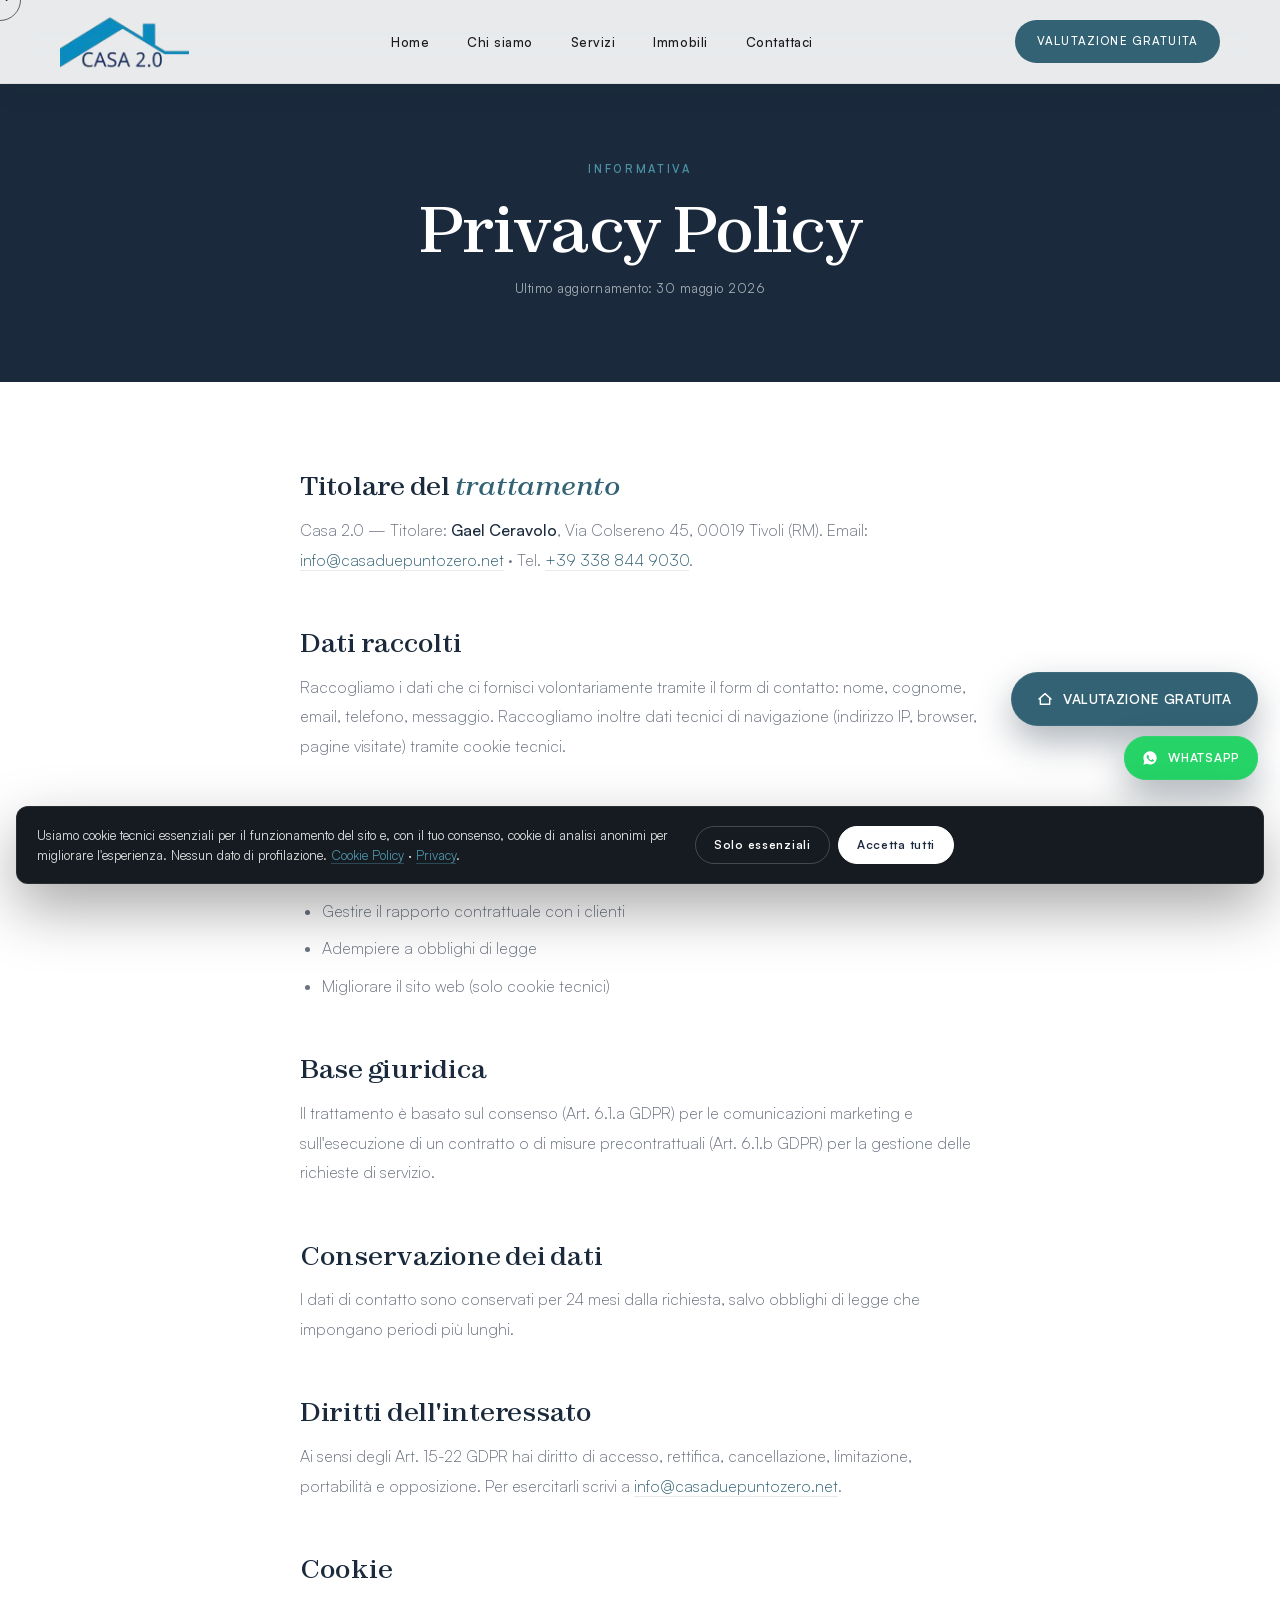
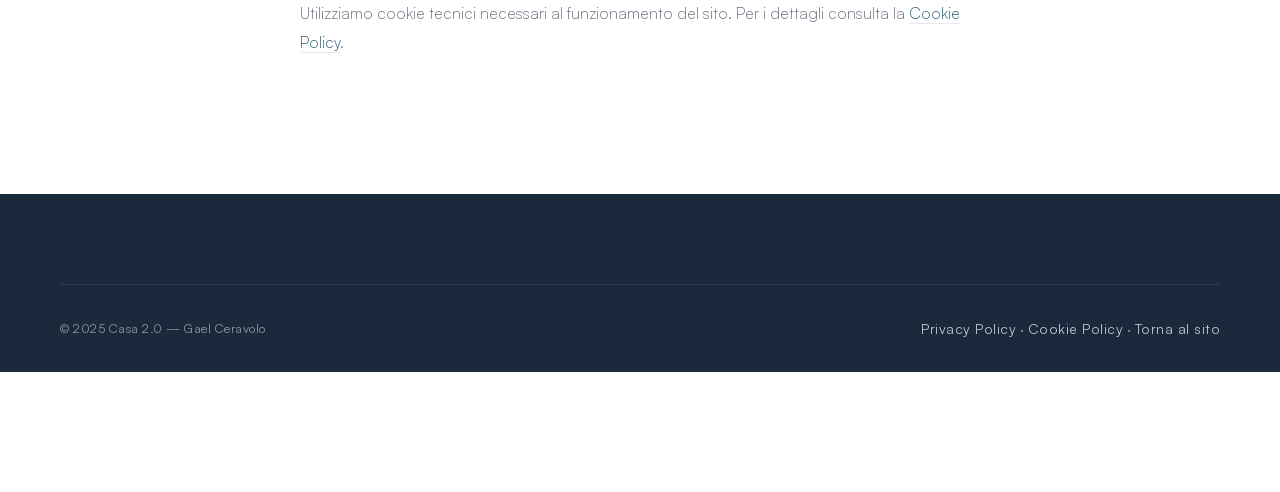
<file: privacy.html>
<!DOCTYPE html>
<html lang="it">
<head>
<meta charset="UTF-8" />
<meta name="viewport" content="width=device-width, initial-scale=1.0" />
<title>Privacy Policy — Casa 2.0 Tivoli</title>
<meta name="description" content="Informativa sulla privacy di Casa 2.0, agenzia immobiliare a Tivoli. Come trattiamo i tuoi dati ai sensi del GDPR." />
<meta name="robots" content="noindex, follow" />
<link rel="icon" href="assets/favicon.svg" type="image/svg+xml" />
<link rel="preconnect" href="https://fonts.googleapis.com">
<link rel="preconnect" href="https://fonts.gstatic.com" crossorigin>
<link rel="preload" href="assets/fonts/Zodiak-Variable.woff2" as="font" type="font/woff2" crossorigin>
<link rel="preload" href="assets/fonts/Satoshi-Variable.woff2" as="font" type="font/woff2" crossorigin>
<link rel="stylesheet" href="assets/site.css?v=23">
<style>
  .legal-hero{ background:var(--navy); color:#fff; padding: calc(var(--nav-h) + 70px) 0 70px; text-align:center; }
  .legal-hero .micro-label{ color:var(--primary-light); display:inline-flex; gap:12px; align-items:center; margin-bottom:18px; }
  .legal-hero h1{ font-size:clamp(40px,5vw,68px); color:#fff; font-weight:500; }
  .legal-hero p{ color:rgba(255,255,255,0.6); font-size:13px; margin-top:14px; letter-spacing:0.04em; }
  .legal{ max-width:760px; margin:0 auto; padding:90px 40px 120px; }
  .legal h2{ font-size:26px; color:var(--navy); font-weight:500; margin:54px 0 16px; letter-spacing:-0.01em; }
  .legal h2:first-of-type{ margin-top:0; }
  .legal h2 em{ font-style:italic; color:var(--primary); }
  .legal p, .legal li{ color:var(--text-muted); font-size:16px; line-height:1.85; margin:0 0 16px; font-weight:300; }
  .legal ul{ padding-left:22px; margin:0 0 16px; }
  .legal li{ list-style:disc; margin-bottom:8px; }
  .legal a{ color:var(--primary); border-bottom:1px solid var(--hairline); transition:border-color 200ms ease; }
  .legal a:hover{ border-color:var(--primary); }
  .legal strong{ color:var(--navy); font-weight:500; }
</style>
</head>
<body class="solid-nav">

<nav class="nav solid" id="nav">
  <div class="nav__inner">
    <a href="index.html" class="logo" aria-label="Casa 2.0 — Home"><img src="assets/logo.png" alt="Casa 2.0" /></a>
    <ul class="nav__links">
      <li><a href="index.html">Home</a></li>
      <li><a href="chi-siamo.html">Chi siamo</a></li>
      <li><a href="servizi.html">Servizi</a></li>
      <li><a href="properties.html">Immobili</a></li>
      <li><a href="contattaci.html">Contattaci</a></li>
    </ul>
    <a href="valuta.html" class="btn nav__cta-desktop">Valutazione Gratuita</a>
    <button class="nav__burger" id="burger" aria-label="Apri menu" aria-expanded="false"><span></span><span></span><span></span></button>
  </div>
</nav>
<div class="nav__overlay" id="nav-overlay" aria-hidden="true">
  <button id="overlay-close" aria-label="Chiudi menu">&times;</button>
  <a href="index.html">Home</a>
  <a href="chi-siamo.html">Chi siamo</a>
  <a href="servizi.html">Servizi</a>
  <a href="properties.html">Immobili</a>
  <a href="contattaci.html">Contattaci</a>
  <a href="valuta.html" class="btn btn--lg">Valutazione Gratuita</a>
</div>

<header class="legal-hero">
  <div class="container">
    <span class="micro-label">Informativa</span>
    <h1>Privacy Policy</h1>
    <p>Ultimo aggiornamento: 30 maggio 2026</p>
  </div>
</header>

<main class="legal">
  <h2>Titolare del <em>trattamento</em></h2>
  <p>Casa 2.0 — Titolare: <strong>Gael Ceravolo</strong>, Via Colsereno 45, 00019 Tivoli (RM). Email: <a href="mailto:info@casaduepuntozero.net">info@casaduepuntozero.net</a> · Tel. <a href="tel:+393388449030">+39 338 844 9030</a>.</p>

  <h2>Dati raccolti</h2>
  <p>Raccogliamo i dati che ci fornisci volontariamente tramite il form di contatto: nome, cognome, email, telefono, messaggio. Raccogliamo inoltre dati tecnici di navigazione (indirizzo IP, browser, pagine visitate) tramite cookie tecnici.</p>

  <h2>Finalità del trattamento</h2>
  <ul>
    <li>Rispondere alle richieste di contatto e valutazione immobiliare</li>
    <li>Gestire il rapporto contrattuale con i clienti</li>
    <li>Adempiere a obblighi di legge</li>
    <li>Migliorare il sito web (solo cookie tecnici)</li>
  </ul>

  <h2>Base giuridica</h2>
  <p>Il trattamento è basato sul consenso (Art. 6.1.a GDPR) per le comunicazioni marketing e sull'esecuzione di un contratto o di misure precontrattuali (Art. 6.1.b GDPR) per la gestione delle richieste di servizio.</p>

  <h2>Conservazione dei dati</h2>
  <p>I dati di contatto sono conservati per 24 mesi dalla richiesta, salvo obblighi di legge che impongano periodi più lunghi.</p>

  <h2>Diritti dell'interessato</h2>
  <p>Ai sensi degli Art. 15-22 GDPR hai diritto di accesso, rettifica, cancellazione, limitazione, portabilità e opposizione. Per esercitarli scrivi a <a href="mailto:info@casaduepuntozero.net">info@casaduepuntozero.net</a>.</p>

  <h2>Cookie</h2>
  <p>Utilizziamo cookie tecnici necessari al funzionamento del sito. Per i dettagli consulta la <a href="cookie.html">Cookie Policy</a>.</p>
</main>

<footer class="site-footer">
  <div class="container">
    <div class="footer__bottom" style="border-top:1px solid rgba(255,255,255,0.08); padding-top:32px;">
      <span>© 2025 Casa 2.0 — Gael Ceravolo</span>
      <span><a href="privacy.html">Privacy Policy</a> · <a href="cookie.html">Cookie Policy</a> · <a href="index.html">Torna al sito</a></span>
    </div>
  </div>
</footer>

<script src="assets/site.js?v=11"></script>
</body>
</html>
</file>
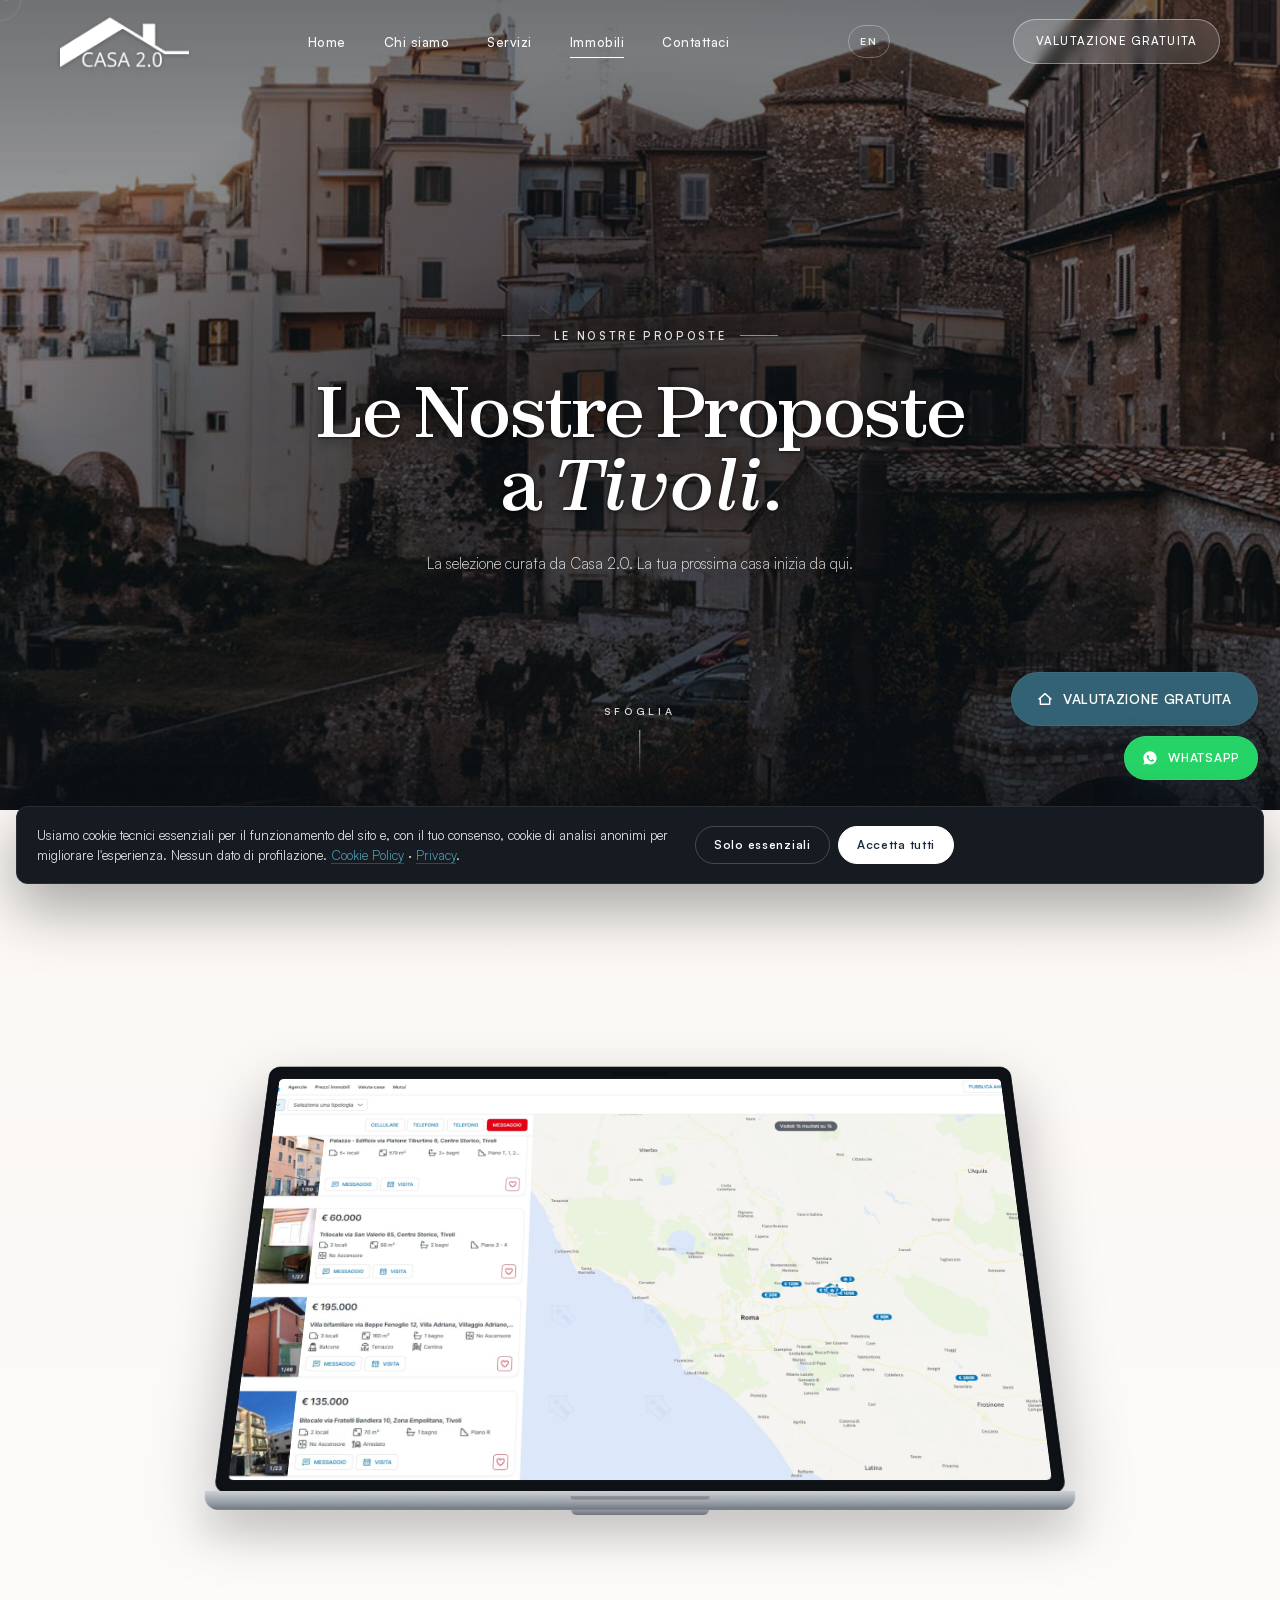
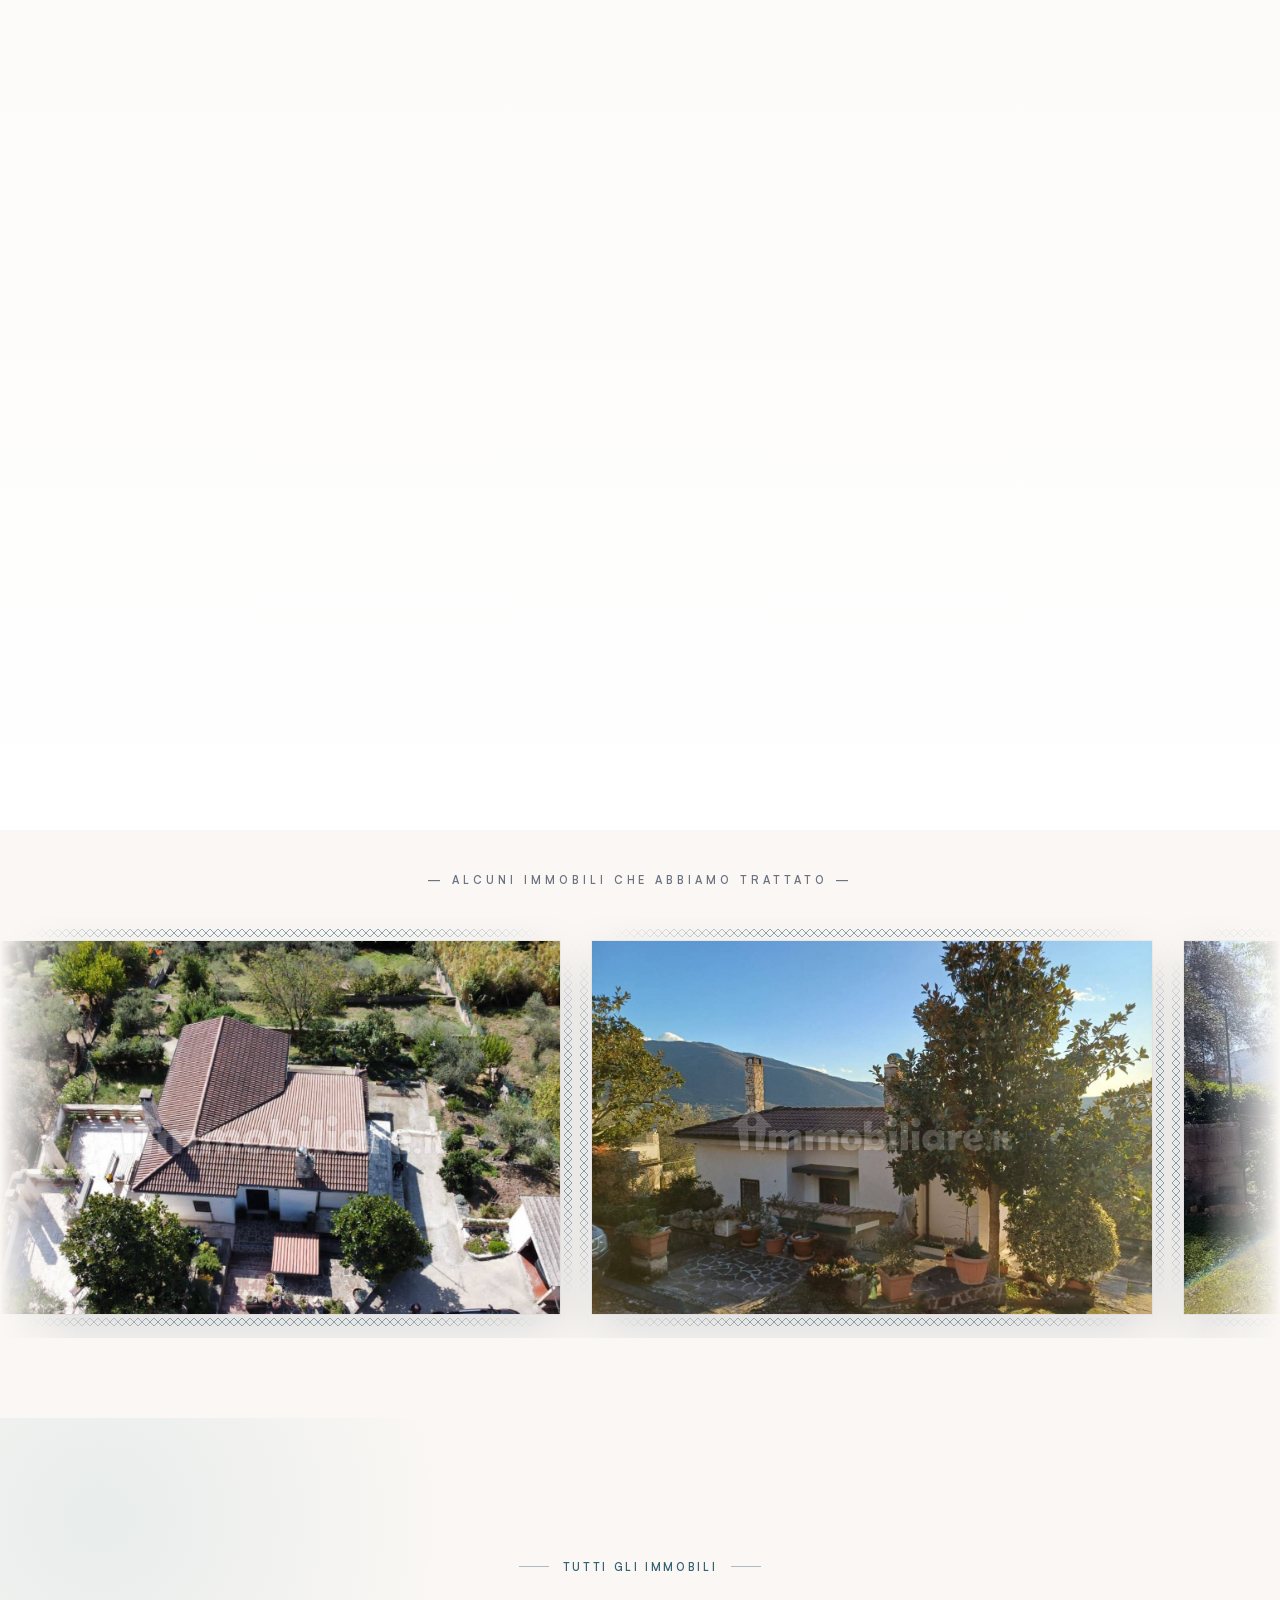
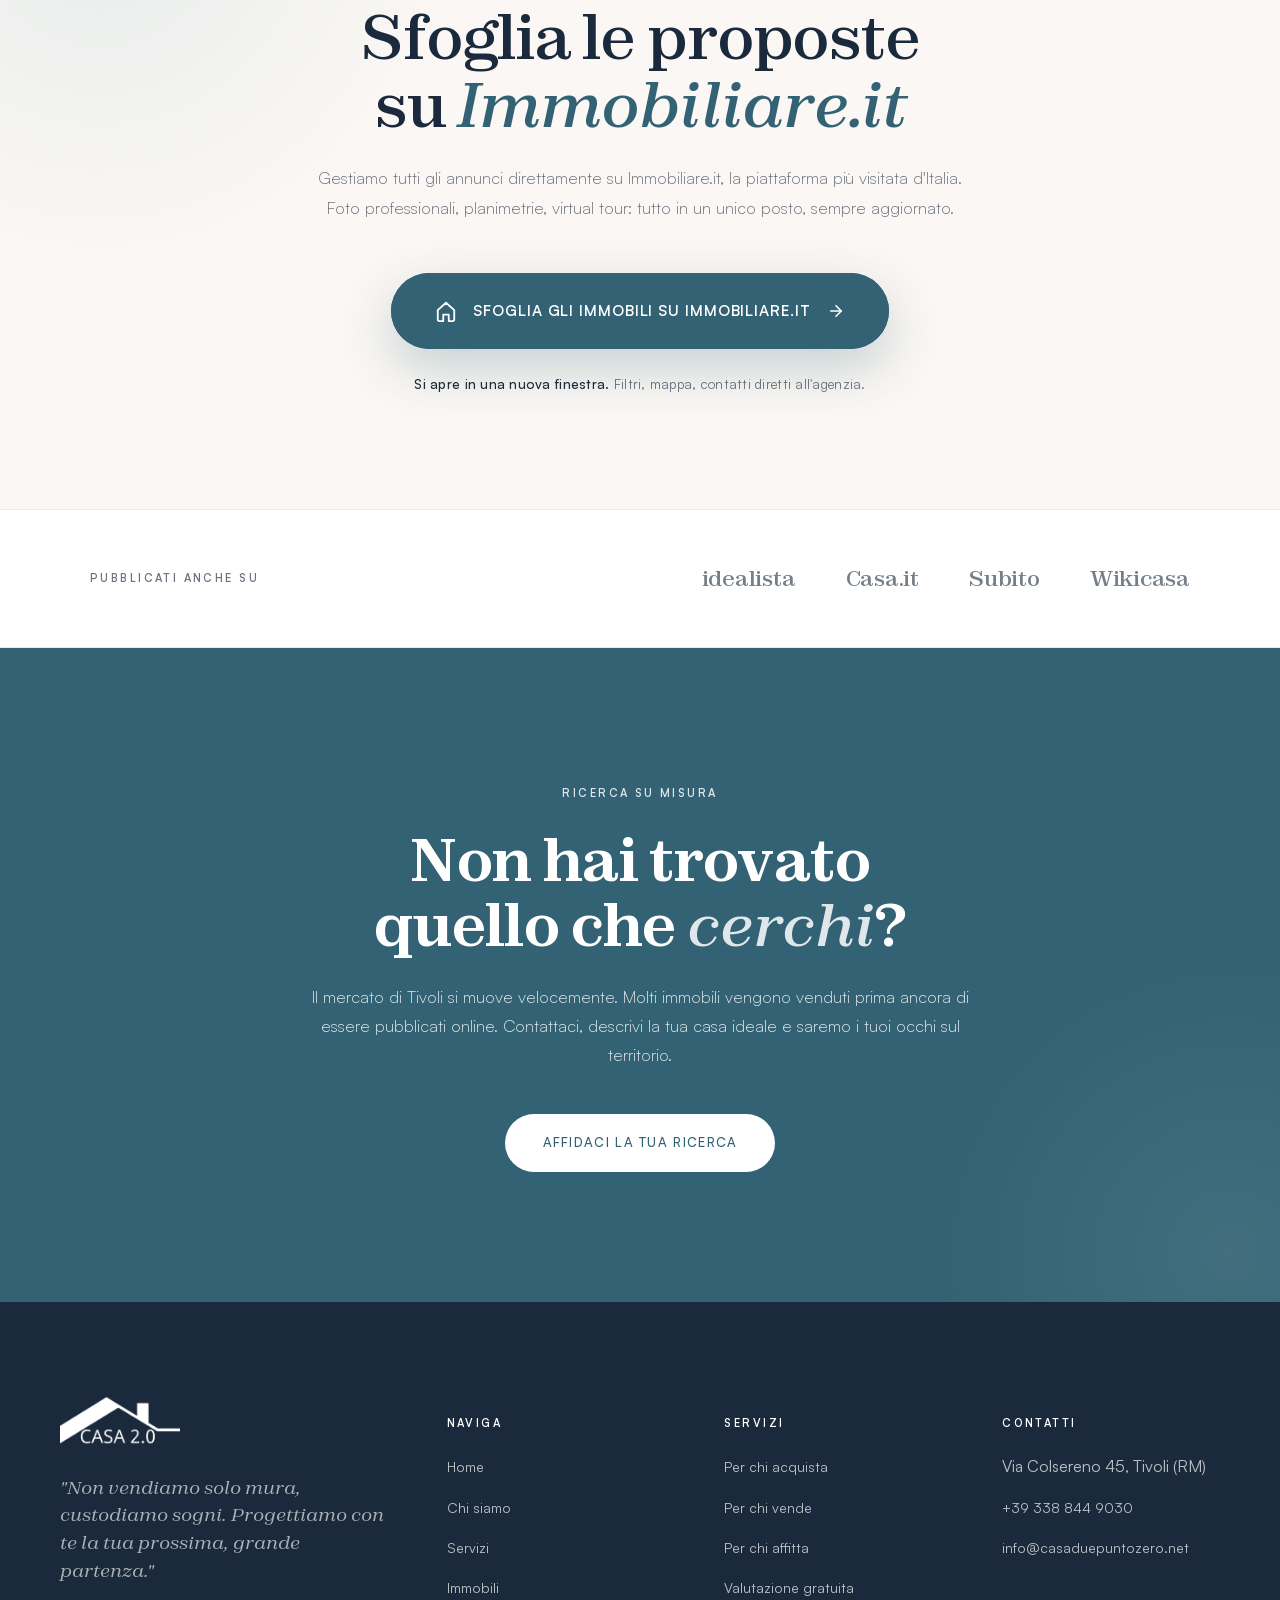
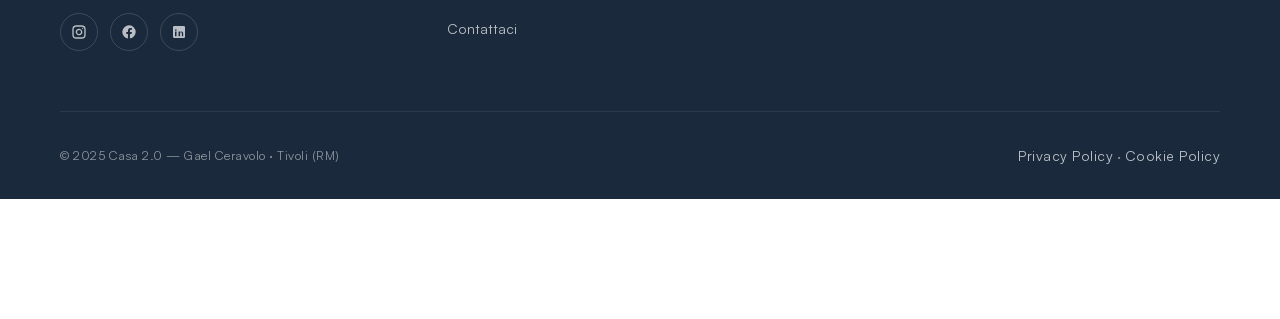
<file: properties.html>
<!DOCTYPE html>
<html lang="it">
<head>
<meta charset="UTF-8" />
<meta name="viewport" content="width=device-width, initial-scale=1.0" />
<title>Immobili a Tivoli — Casa 2.0 · Vendita e Affitto</title>
<meta name="description" content="Immobili in vendita e in affitto a Tivoli, Castel Madama e Guidonia. La selezione curata da Casa 2.0: appartamenti da €86.000. Sfoglia tutte le proposte." />
<link rel="canonical" href="https://www.casaduepuntozero.net/properties.html" />
<meta property="og:type" content="website" />
<meta property="og:locale" content="it_IT" />
<meta property="og:site_name" content="Casa 2.0" />
<meta property="og:title" content="Immobili a Tivoli — Casa 2.0 · Vendita e Affitto" />
<meta property="og:description" content="Casa 2.0 a Tivoli: appartamenti, ville, casali. Sfoglia tutte le proposte sul nostro profilo Immobiliare.it." />
<meta property="og:image" content="https://www.casaduepuntozero.net/assets/tivoli/casa1-01.jpg" />
<meta property="og:url" content="https://www.casaduepuntozero.net/properties.html" />
<meta name="twitter:card" content="summary_large_image" />
<meta name="theme-color" content="#1A2A3C" />
<link rel="icon" href="assets/favicon.svg" type="image/svg+xml" />
<link rel="preconnect" href="https://fonts.googleapis.com">
<link rel="preconnect" href="https://fonts.gstatic.com" crossorigin>
<link rel="preload" href="assets/fonts/Zodiak-Variable.woff2" as="font" type="font/woff2" crossorigin>
<link rel="preload" href="assets/fonts/Satoshi-Variable.woff2" as="font" type="font/woff2" crossorigin>
<link rel="stylesheet" href="assets/site.css?v=23">

<style>
  /* Hero più corto */
  .hero--properties{
    min-height: 90vh;
  }
  .hero--properties h1{
    font-size: clamp(40px, 5.6vw, 76px);
    font-weight: 500;
  }

  /* ============================================================
     CTA Immobiliare — la sezione dominante
     ============================================================ */
  .immo{
    background: var(--paper);
    padding: 130px 0 100px;
    position:relative;
    overflow:hidden;
  }
  .immo::before{
    content:""; position:absolute;
    width: 800px; height: 800px;
    border-radius: 50%;
    top: -300px; left: -300px;
    background: radial-gradient(circle, rgba(74,143,163,0.10), transparent 60%);
    pointer-events:none;
  }
  .immo__inner{
    max-width: 920px;
    margin: 0 auto;
    text-align:center;
    padding: 0 40px;
    position:relative;
    z-index:1;
  }
  .immo .micro-label{
    color: var(--primary);
    display:inline-flex; align-items:center; gap:14px;
    margin-bottom: 28px;
  }
  .immo .micro-label::before,
  .immo .micro-label::after{
    content:""; width:30px; height:1px; background: var(--primary); opacity:0.4;
  }
  .immo h2{
    font-size: clamp(40px, 4.8vw, 64px);
    color: var(--navy);
    line-height:1.1;
    margin: 0 0 24px;
    font-weight: 500;
    letter-spacing:-0.015em;
  }
  .immo h2 em{ color: var(--primary); font-style:italic; font-weight:500; }
  .immo p.lead{
    color: var(--text-muted);
    font-size: 17px;
    line-height: 1.75;
    margin: 0 auto 50px;
    max-width: 56ch;
    font-weight: 300;
  }

  .immo__cta{
    position:relative;
    display:inline-flex;
    align-items:center;
    gap: 16px;
    padding: 26px 44px;
    background: var(--primary);
    color: #fff;
    border-radius: 100px;
    font-size: 15px;
    font-weight: 600;
    letter-spacing: 0.06em;
    text-transform: uppercase;
    transition: transform 280ms ease, box-shadow 280ms ease, background 280ms ease;
    box-shadow: 0 20px 50px rgba(50,98,115,0.25);
  }
  .immo__cta:hover{
    transform: translateY(-3px);
    background: var(--primary-light);
    box-shadow:
      0 0 40px rgba(74,143,163,0.4),
      0 24px 60px rgba(50,98,115,0.32);
  }
  .immo__cta::before{
    content:""; position:absolute; inset:0;
    border-radius: 100px;
    background: var(--primary);
    z-index:-1;
    animation: ctaPulse 2.4s ease-out infinite;
  }
  @keyframes ctaPulse{
    0%   { transform: scale(1); opacity: 0.5; }
    100% { transform: scale(1.2); opacity: 0; }
  }
  .immo__cta svg.house{ width: 22px; height: 22px; }
  .immo__cta svg.arrow{ width: 18px; height: 18px; transition: transform 250ms ease; }
  .immo__cta:hover svg.arrow{ transform: translateX(5px); }

  .immo__note{
    margin-top: 24px;
    color: var(--text-muted);
    font-size: 13.5px;
    letter-spacing: 0.02em;
  }
  .immo__note strong{ color: var(--navy); font-weight: 500;}

  /* ============================================================
     PORTAL LOGOS
     ============================================================ */
  .portals{
    border-top: 1px solid var(--hairline);
    border-bottom: 1px solid var(--hairline);
    padding: 50px 40px;
    background: #fff;
  }
  .portals__inner{
    max-width: 1100px;
    margin: 0 auto;
    display:flex;
    align-items: center;
    justify-content:space-between;
    flex-wrap:wrap;
    gap: 28px;
  }
  .portals__label{
    font-size: 11px;
    letter-spacing: 0.22em;
    text-transform: uppercase;
    color: var(--text-muted);
    font-weight: 600;
  }
  .portals__row{
    display:flex; align-items:center; gap: 50px;
    flex-wrap: wrap;
    font-family: var(--font-display);
    color: var(--navy);
    opacity: 0.6;
  }
  .portals__row span{
    font-size: 22px;
    font-weight: 500;
    letter-spacing: -0.01em;
  }

  /* ============================================================
     "Non hai trovato quello che cerchi?"
     ============================================================ */
  .not-found{
    background: var(--primary);
    color: #fff;
    text-align:center;
    padding: 130px 40px;
    position:relative;
    overflow:hidden;
  }
  .not-found::before{
    content:""; position:absolute;
    width: 700px; height: 700px;
    border-radius: 50%;
    bottom: -300px; right: -300px;
    background: radial-gradient(circle, rgba(255,255,255,0.08), transparent 60%);
    pointer-events:none;
  }
  .not-found h2{
    font-size: clamp(36px, 4.6vw, 60px);
    line-height:1.1;
    margin: 0 auto 26px;
    max-width: 22ch;
    color: #fff;
    font-weight: 600;
    letter-spacing: -0.015em;
  }
  .not-found h2 em{ font-style: italic; font-weight:500; color: rgba(255,255,255,0.85); }
  .not-found p{
    max-width: 56ch;
    margin: 0 auto 44px;
    font-size: 17px;
    color: rgba(255,255,255,0.85);
    line-height: 1.7;
    font-weight: 300;
  }
  .not-found .btn{
    background:#fff;
    color: var(--primary);
  }
  .not-found .btn:hover{
    background: var(--navy);
    color: #fff;
    box-shadow: 0 0 24px rgba(0,0,0,0.3);
  }

  /* ============================================================
     MACBOOK SCROLL — intro cinematografica al portale
     ============================================================ */
  .mac-stage{
    position:relative;
    background: linear-gradient(180deg, var(--paper) 0%, var(--white) 100%);
    padding: 60px 0 40px;
    min-height: 180vh;          /* dà spazio di scroll per l'apertura */
  }
  .mac-sticky{
    position: sticky; top: 12vh;
    height: 76vh;
    display:flex; align-items:center; justify-content:center;
    perspective: 1600px;
  }
  .mac-eyebrow{
    position:absolute; top:0; left:50%; transform:translateX(-50%);
    font-family: var(--font-body);
    font-size: 11px; letter-spacing:0.36em; text-transform:uppercase;
    color: var(--primary); font-weight:700;
  }
  .mac-eyebrow::before, .mac-eyebrow::after{
    content:""; display:inline-block; width:30px; height:1px; background: var(--primary); opacity:.5; vertical-align: middle; margin: 0 14px;
  }
  .mac{
    position:relative;
    width: min(78vw, 1100px);
    transform-style: preserve-3d;
    transform-origin: center bottom;
    /* trasformazioni guidate da --p (0..1) impostate da JS */
    --p: 0;
    --tilt: calc((1 - var(--p)) * 25deg);
    --scale: calc(0.86 + var(--p) * 0.18);
    transform: scale(var(--scale)) rotateX(var(--tilt));
    transition: none;
  }
  .mac-screen{
    position:relative;
    border-radius: 14px;
    background:#0E1116;
    border: 1.5px solid #2a2f36;
    box-shadow: 0 30px 80px rgba(0,0,0,0.25), inset 0 0 0 2px #0a0d11;
    overflow:hidden;
  }
  .mac-screen::before{
    content:""; position:absolute; top:8px; left:50%; transform:translateX(-50%);
    width:80px; height:4px; border-radius:0 0 6px 6px; background:#0a0d11;
    z-index:3;
  }
  .mac-screen-inner{
    position:relative; margin: 18px 14px 14px;
    aspect-ratio: 16/9;
    border-radius: 6px;
    overflow:hidden;
    background:#000;
  }
  .mac-screen-inner img{
    width:100%; height:100%; object-fit:cover; display:block;
    transform-origin: center top;
    transform: scale(calc(1 + (1 - var(--p)) * 0.06));
    transition: transform .2s linear;
  }
  /* base e tastiera del MacBook */
  .mac-base{
    position:relative; margin: -2px auto 0;
    width: 102%; left: -1%;
    height: 22px;
    background: linear-gradient(180deg, #cbd0d6 0%, #9aa0a8 60%, #6f7682 100%);
    border-radius: 0 0 18px 18px;
    box-shadow: 0 24px 40px rgba(0,0,0,0.15);
  }
  .mac-base::before{
    content:""; position:absolute; top:6px; left:50%; transform: translateX(-50%);
    width: 16%; height:4px; background: rgba(0,0,0,0.22); border-radius: 0 0 6px 6px;
  }
  .mac-stand{
    width: 16%; height: 6px; margin: 0 auto;
    background: linear-gradient(180deg, #b7bcc4, #8a909a);
    border-radius: 0 0 8px 8px;
  }

  @media (max-width: 760px){
    .mac-stage{ min-height: 130vh; padding: 40px 0 30px; }
    .mac{ width: 92vw; }
  }
  @media (prefers-reduced-motion: reduce){
    .mac-stage{ min-height: auto; }
    .mac-sticky{ position:static; height:auto; }
    .mac{ --p: 1; }
  }

  /* ============================================================
     CASA 1 CAROUSEL — esempi di immobili (no claim falsi)
     Scales frame ai bordi (Aceternity-style) + auto-scroll
     ============================================================ */
  .reel{
    position:relative;
    background: var(--paper);
    padding: 30px 0 80px;
  }
  .reel__eyebrow{
    text-align:center;
    font-family: var(--font-body);
    font-size: 11px; letter-spacing: 0.36em; text-transform:uppercase;
    color: var(--text-muted); font-weight:600;
    margin-bottom: 28px;
  }
  .reel__rail{
    overflow:hidden;
    padding: 24px 0;
    -webkit-mask-image: linear-gradient(90deg, transparent 0%, #000 6%, #000 94%, transparent 100%);
            mask-image: linear-gradient(90deg, transparent 0%, #000 6%, #000 94%, transparent 100%);
  }
  .reel__track{
    display:flex; gap: 32px;
    width: max-content;
    animation: reelSlide 38s linear infinite;
  }
  @keyframes reelSlide{ to{ transform: translateX(-50%); } }
  .reel:hover .reel__track{ animation-play-state: paused; }
  .reel__card{
    position: relative;
    flex: 0 0 auto;
    width: min(560px, 70vw);
    aspect-ratio: 3/2;
  }
  /* SCALES FRAME — 4 strisce di quadratini ai bordi (pattern Aceternity) */
  .reel__card::before, .reel__card::after,
  .reel__card .frame-y::before, .reel__card .frame-y::after{
    content:""; position:absolute; pointer-events:none;
    background-image:
      linear-gradient(45deg, transparent 46%, var(--primary) 46% 54%, transparent 54%),
      linear-gradient(-45deg, transparent 46%, var(--primary) 46% 54%, transparent 54%);
    background-size: 8px 8px;
    opacity: .55;
  }
  /* top/bottom */
  .reel__card::before{ top:-12px; left:18px; right:18px; height:8px;
    -webkit-mask-image: linear-gradient(90deg, transparent, #000 30%, #000 70%, transparent);
            mask-image: linear-gradient(90deg, transparent, #000 30%, #000 70%, transparent); }
  .reel__card::after{ bottom:-12px; left:18px; right:18px; height:8px;
    -webkit-mask-image: linear-gradient(90deg, transparent, #000 30%, #000 70%, transparent);
            mask-image: linear-gradient(90deg, transparent, #000 30%, #000 70%, transparent); }
  /* left/right (via inner element) */
  .reel__card .frame-y{ position:absolute; inset:0; pointer-events:none; }
  .reel__card .frame-y::before{ left:-12px; top:18px; bottom:18px; width:8px;
    -webkit-mask-image: linear-gradient(180deg, transparent, #000 30%, #000 70%, transparent);
            mask-image: linear-gradient(180deg, transparent, #000 30%, #000 70%, transparent); }
  .reel__card .frame-y::after{ right:-12px; top:18px; bottom:18px; width:8px;
    -webkit-mask-image: linear-gradient(180deg, transparent, #000 30%, #000 70%, transparent);
            mask-image: linear-gradient(180deg, transparent, #000 30%, #000 70%, transparent); }

  .reel__card img{
    width:100%; height:100%; object-fit:cover; display:block;
    background:#fff;
    box-shadow: 0 18px 50px rgba(26,42,60,0.12), 0 0 0 1px rgba(26,42,60,0.04);
    transition: transform .8s ease;
  }
  .reel__card:hover img{ transform: scale(1.03); }
  @media (max-width:560px){
    .reel__card{ width: 84vw; }
  }
  @media (prefers-reduced-motion: reduce){
    .reel__track{ animation: none; }
  }

  /* ============================================================
     SELEZIONE — listings reali (price-led cards)
     ============================================================ */
  .listings{ background: var(--white); padding: 130px 0 110px; }
  .listings__filters{
    display:flex; justify-content:center; gap:10px; flex-wrap:wrap;
    margin: 0 0 56px;
  }
  .lf-btn{
    font-family: var(--font-body);
    font-size: 11px; letter-spacing:0.16em; text-transform:uppercase; font-weight:600;
    padding: 11px 22px; border-radius:100px;
    border:1px solid var(--hairline); color: var(--text-muted);
    background:#fff; cursor:pointer;
    transition: all 220ms ease;
  }
  .lf-btn.active, .lf-btn:hover{ background: var(--navy); color:#fff; border-color: var(--navy); }
  .listings__grid{
    max-width: var(--max); margin:0 auto; padding:0 40px;
    display:grid; grid-template-columns: repeat(3, 1fr); gap: 28px;
  }
  .pcard{
    display:flex; flex-direction:column;
    background:#fff; border:1px solid var(--hairline); border-radius: var(--radius-lg, 18px);
    padding: 30px 28px 26px; position:relative; overflow:hidden;
    transition: transform 400ms var(--ease-out, cubic-bezier(.16,1,.3,1)), box-shadow 400ms ease, border-color 400ms ease;
  }
  .pcard::after{
    content:""; position:absolute; left:0; top:0; bottom:0; width:3px;
    background: var(--primary); transform: scaleY(0); transform-origin: top;
    transition: transform 400ms var(--ease-out, ease);
  }
  .pcard:hover{ transform: translateY(-6px); box-shadow: 0 30px 60px rgba(26,42,60,0.12); border-color: transparent; }
  .pcard:hover::after{ transform: scaleY(1); }
  .pcard__top{ display:flex; align-items:center; gap:10px; margin-bottom: 22px; }
  .pcard__badge{
    font-size: 10px; font-weight:700; letter-spacing:0.14em; text-transform:uppercase;
    padding: 5px 11px; border-radius:100px;
  }
  .pcard__badge--vendita{ background: rgba(50,98,115,0.10); color: var(--primary); }
  .pcard__badge--affitto{ background: rgba(192,57,43,0.10); color: var(--red-accent); }
  .pcard__type{ font-size: 11px; letter-spacing:0.14em; text-transform:uppercase; color: var(--text-muted); font-weight:600; }
  .pcard__zone{
    font-family: var(--font-display); font-size: 27px; color: var(--navy);
    line-height:1.15; font-weight:500; letter-spacing:-0.01em; margin-bottom: 4px;
  }
  .pcard__addr{ font-size: 13px; color: var(--text-muted); font-weight:300; margin-bottom: 22px; }
  .pcard__price{
    font-family: var(--font-display); font-size: 38px; font-weight:600;
    color: var(--primary); line-height:1; letter-spacing:-0.01em; margin-bottom: 22px;
  }
  .pcard__price .unit{ font-family: var(--font-body); font-size: 13px; font-weight:500; color: var(--text-muted); letter-spacing:0; }
  .pcard__specs{
    display:flex; flex-wrap:wrap; gap: 16px 22px;
    padding-top: 20px; border-top:1px solid var(--hairline);
    margin-top:auto;
  }
  .pcard__spec{ display:flex; align-items:center; gap:8px; font-size: 13px; color: var(--text-dark); }
  .pcard__spec svg{ width:17px; height:17px; stroke: var(--primary); fill:none; stroke-width:1.7; }
  .pcard__spec b{ font-weight:500; }
  .pcard__link{
    margin-top: 24px; display:inline-flex; align-items:center; gap:8px;
    font-size: 11px; font-weight:600; letter-spacing:0.16em; text-transform:uppercase;
    color: var(--primary); transition: gap 200ms ease;
  }
  .pcard__link:hover{ gap: 14px; }
  .pcard__link svg{ width:13px; height:13px; }
  .pcard.is-hidden{ display:none; }
  @media (max-width: 960px){ .listings__grid{ grid-template-columns: repeat(2,1fr); } }
  @media (max-width: 620px){ .listings__grid{ grid-template-columns: 1fr; } }
</style>
</head>
<body data-screen-label="04 Immobili">

<!-- =========================================================
     NAV
     ========================================================= -->
<nav class="nav" id="nav">
  <div class="nav__inner">
    <a href="index.html" class="logo" aria-label="Casa 2.0 — Home">
      <img src="assets/logo.png" alt="Casa 2.0" />
    </a>
    <ul class="nav__links">
      <li><a href="index.html">Home</a></li>
      <li><a href="chi-siamo.html">Chi siamo</a></li>
      <li><a href="servizi.html">Servizi</a></li>
      <li><a href="properties.html" class="active">Immobili</a></li>
      <li><a href="contattaci.html">Contattaci</a></li>
    </ul>
    <a href="investors.html" class="nav__lang" title="English version">EN</a>
    <a href="valuta.html" class="btn nav__cta-desktop">Valutazione Gratuita</a>
    <button class="nav__burger" id="burger" aria-label="Apri menu" aria-expanded="false">
      <span></span><span></span><span></span>
    </button>
  </div>
</nav>
<div class="nav__overlay" id="nav-overlay" aria-hidden="true">
  <button id="overlay-close" aria-label="Chiudi menu">&times;</button>
  <a href="index.html">Home</a>
  <a href="chi-siamo.html">Chi siamo</a>
  <a href="servizi.html">Servizi</a>
  <a href="properties.html">Immobili</a>
  <a href="contattaci.html">Contattaci</a>
  <a href="valuta.html" class="btn btn--lg">Valutazione Gratuita</a>
</div>

<!-- =========================================================
     HERO
     ========================================================= -->
<header class="hero hero--properties">
  <div class="hero__bg" style="background-image:url('assets/tivoli-slide.jpg')" aria-hidden="true"></div>
  <div class="hero__wash" aria-hidden="true"></div>
  <div class="hero__overlay" aria-hidden="true"></div>

  <div class="hero__content">
    <span class="hero__eyebrow micro-label hero__fade d1">
      <span class="line"></span>
      Le nostre proposte
      <span class="line"></span>
    </span>
    <h1 class="hero__fade d2">
      Le Nostre Proposte<br/>a <em>Tivoli</em>.
    </h1>
    <p class="hero__sub hero__fade d3">
      La selezione curata da Casa 2.0. La tua prossima casa inizia da qui.
    </p>
  </div>

  <a class="scroll-cue hero__fade d4" href="#selezione">
    Sfoglia
    <span class="stem"></span>
  </a>
</header>

<!-- =========================================================
     SELEZIONE — immobili reali
     ========================================================= -->
<section class="listings" id="selezione" hidden style="display:none">
  <div class="container">
    <div class="section-head reveal">
      <span class="micro-label">La selezione</span>
      <h2>Alcune delle nostre<br/><em>proposte attuali</em>.</h2>
      <p class="lead">Una selezione tra vendite e affitti a Tivoli e dintorni. Per planimetrie, foto e visite, scrivici: ti rispondiamo in 24 ore.</p>
    </div>
  </div>

  <div class="listings__filters reveal" data-delay="1">
    <button class="lf-btn active" data-filter="all">Tutti</button>
    <button class="lf-btn" data-filter="vendita">In vendita</button>
    <button class="lf-btn" data-filter="affitto">In affitto</button>
  </div>

  <div class="listings__grid">
    <!-- 1 -->
    <article class="pcard reveal" data-status="vendita">
      <div class="pcard__top"><span class="pcard__badge pcard__badge--vendita">Vendita</span><span class="pcard__type">Appartamento</span></div>
      <h3 class="pcard__zone">Castel Madama</h3>
      <p class="pcard__addr">Villaggio Acea · adiacente stazione</p>
      <div class="pcard__price">€&nbsp;86.000</div>
      <div class="pcard__specs">
        <span class="pcard__spec"><svg viewBox="0 0 24 24"><rect x="3" y="3" width="18" height="18" rx="2"/></svg><b>95</b> mq</span>
        <span class="pcard__spec"><svg viewBox="0 0 24 24"><path d="M3 12h18M5 12V8a2 2 0 0 1 2-2h10a2 2 0 0 1 2 2v4M4 18v-3h16v3M6 8h5M13 8h5"/></svg><b>2</b> camere</span>
        <span class="pcard__spec"><svg viewBox="0 0 24 24"><path d="M6 12V5a2 2 0 0 1 4 0M4 12h16v3a4 4 0 0 1-4 4H8a4 4 0 0 1-4-4z"/></svg><b>2</b> bagni</span>
      </div>
      <a href="contattaci.html" class="pcard__link">Richiedi info <svg viewBox="0 0 24 24" fill="none" stroke="currentColor" stroke-width="2.4" stroke-linecap="round" stroke-linejoin="round"><line x1="5" y1="12" x2="19" y2="12"/><polyline points="12 5 19 12 12 19"/></svg></a>
    </article>

    <!-- 2 -->
    <article class="pcard reveal" data-status="vendita" data-delay="1">
      <div class="pcard__top"><span class="pcard__badge pcard__badge--vendita">Vendita</span><span class="pcard__type">Appartamento</span></div>
      <h3 class="pcard__zone">Tivoli · Empolitana</h3>
      <p class="pcard__addr">Via Empolitana · zona centrale</p>
      <div class="pcard__price">€&nbsp;138.000</div>
      <div class="pcard__specs">
        <span class="pcard__spec"><svg viewBox="0 0 24 24"><rect x="3" y="3" width="18" height="18" rx="2"/></svg><b>110</b> mq</span>
        <span class="pcard__spec"><svg viewBox="0 0 24 24"><path d="M3 12h18M5 12V8a2 2 0 0 1 2-2h10a2 2 0 0 1 2 2v4M4 18v-3h16v3M6 8h5M13 8h5"/></svg><b>2</b> camere</span>
        <span class="pcard__spec"><svg viewBox="0 0 24 24"><path d="M6 12V5a2 2 0 0 1 4 0M4 12h16v3a4 4 0 0 1-4 4H8a4 4 0 0 1-4-4z"/></svg><b>2</b> bagni</span>
      </div>
      <a href="contattaci.html" class="pcard__link">Richiedi info <svg viewBox="0 0 24 24" fill="none" stroke="currentColor" stroke-width="2.4" stroke-linecap="round" stroke-linejoin="round"><line x1="5" y1="12" x2="19" y2="12"/><polyline points="12 5 19 12 12 19"/></svg></a>
    </article>

    <!-- 3 -->
    <article class="pcard reveal" data-status="vendita" data-delay="2">
      <div class="pcard__top"><span class="pcard__badge pcard__badge--vendita">Vendita</span><span class="pcard__type">Appartamento</span></div>
      <h3 class="pcard__zone">Tivoli · Viale Trieste</h3>
      <p class="pcard__addr">Adiacente stazione FS · con ascensore</p>
      <div class="pcard__price">€&nbsp;149.000</div>
      <div class="pcard__specs">
        <span class="pcard__spec"><svg viewBox="0 0 24 24"><rect x="3" y="3" width="18" height="18" rx="2"/></svg><b>90</b> mq</span>
        <span class="pcard__spec"><svg viewBox="0 0 24 24"><path d="M3 12h18M5 12V8a2 2 0 0 1 2-2h10a2 2 0 0 1 2 2v4M4 18v-3h16v3M6 8h5M13 8h5"/></svg><b>2</b> camere</span>
        <span class="pcard__spec"><svg viewBox="0 0 24 24"><path d="M6 12V5a2 2 0 0 1 4 0M4 12h16v3a4 4 0 0 1-4 4H8a4 4 0 0 1-4-4z"/></svg><b>1</b> bagno</span>
      </div>
      <a href="contattaci.html" class="pcard__link">Richiedi info <svg viewBox="0 0 24 24" fill="none" stroke="currentColor" stroke-width="2.4" stroke-linecap="round" stroke-linejoin="round"><line x1="5" y1="12" x2="19" y2="12"/><polyline points="12 5 19 12 12 19"/></svg></a>
    </article>

    <!-- 4 -->
    <article class="pcard reveal" data-status="vendita">
      <div class="pcard__top"><span class="pcard__badge pcard__badge--vendita">Vendita</span><span class="pcard__type">Appartamento</span></div>
      <h3 class="pcard__zone">Castel Madama</h3>
      <p class="pcard__addr">Via della Libertà · centralissimo</p>
      <div class="pcard__price">€&nbsp;135.000</div>
      <div class="pcard__specs">
        <span class="pcard__spec"><svg viewBox="0 0 24 24"><rect x="3" y="3" width="18" height="18" rx="2"/></svg><b>90</b> mq</span>
        <span class="pcard__spec"><svg viewBox="0 0 24 24"><path d="M3 12h18M5 12V8a2 2 0 0 1 2-2h10a2 2 0 0 1 2 2v4M4 18v-3h16v3M6 8h5M13 8h5"/></svg><b>2</b> camere</span>
        <span class="pcard__spec"><svg viewBox="0 0 24 24"><path d="M6 12V5a2 2 0 0 1 4 0M4 12h16v3a4 4 0 0 1-4 4H8a4 4 0 0 1-4-4z"/></svg><b>1</b> bagno</span>
      </div>
      <a href="contattaci.html" class="pcard__link">Richiedi info <svg viewBox="0 0 24 24" fill="none" stroke="currentColor" stroke-width="2.4" stroke-linecap="round" stroke-linejoin="round"><line x1="5" y1="12" x2="19" y2="12"/><polyline points="12 5 19 12 12 19"/></svg></a>
    </article>

    <!-- 5 -->
    <article class="pcard reveal" data-status="vendita" data-delay="1">
      <div class="pcard__top"><span class="pcard__badge pcard__badge--vendita">Vendita</span><span class="pcard__type">Appartamento</span></div>
      <h3 class="pcard__zone">Guidonia · Villalba</h3>
      <p class="pcard__addr">Via Fratelli Gualandi · termoautonomo</p>
      <div class="pcard__price">€&nbsp;115.000</div>
      <div class="pcard__specs">
        <span class="pcard__spec"><svg viewBox="0 0 24 24"><rect x="3" y="3" width="18" height="18" rx="2"/></svg><b>90</b> mq</span>
        <span class="pcard__spec"><svg viewBox="0 0 24 24"><path d="M3 12h18M5 12V8a2 2 0 0 1 2-2h10a2 2 0 0 1 2 2v4M4 18v-3h16v3M6 8h5M13 8h5"/></svg><b>2</b> camere</span>
        <span class="pcard__spec"><svg viewBox="0 0 24 24"><path d="M5 11l1.5-5h11L19 11M5 11h14v6H5zM8 17v2M16 17v2"/></svg>posto auto</span>
      </div>
      <a href="contattaci.html" class="pcard__link">Richiedi info <svg viewBox="0 0 24 24" fill="none" stroke="currentColor" stroke-width="2.4" stroke-linecap="round" stroke-linejoin="round"><line x1="5" y1="12" x2="19" y2="12"/><polyline points="12 5 19 12 12 19"/></svg></a>
    </article>

    <!-- 6 -->
    <article class="pcard reveal" data-status="affitto" data-delay="2">
      <div class="pcard__top"><span class="pcard__badge pcard__badge--affitto">Affitto</span><span class="pcard__type">Appartamento</span></div>
      <h3 class="pcard__zone">Tivoli · Pza Nicodemi</h3>
      <p class="pcard__addr">Pieno centro · arredato · su due livelli</p>
      <div class="pcard__price">€&nbsp;700<span class="unit"> /mese</span></div>
      <div class="pcard__specs">
        <span class="pcard__spec"><svg viewBox="0 0 24 24"><rect x="3" y="3" width="18" height="18" rx="2"/></svg><b>115</b> mq</span>
        <span class="pcard__spec"><svg viewBox="0 0 24 24"><path d="M3 12h18M5 12V8a2 2 0 0 1 2-2h10a2 2 0 0 1 2 2v4M4 18v-3h16v3M6 8h5M13 8h5"/></svg><b>2</b> camere</span>
        <span class="pcard__spec"><svg viewBox="0 0 24 24"><path d="M6 12V5a2 2 0 0 1 4 0M4 12h16v3a4 4 0 0 1-4 4H8a4 4 0 0 1-4-4z"/></svg><b>2</b> bagni</span>
      </div>
      <a href="contattaci.html" class="pcard__link">Richiedi info <svg viewBox="0 0 24 24" fill="none" stroke="currentColor" stroke-width="2.4" stroke-linecap="round" stroke-linejoin="round"><line x1="5" y1="12" x2="19" y2="12"/><polyline points="12 5 19 12 12 19"/></svg></a>
    </article>

    <!-- 7 -->
    <article class="pcard reveal" data-status="affitto">
      <div class="pcard__top"><span class="pcard__badge pcard__badge--affitto">Affitto</span><span class="pcard__type">Appartamento</span></div>
      <h3 class="pcard__zone">Tivoli · Braschi</h3>
      <p class="pcard__addr">Via dei Pini · contesto residenziale</p>
      <div class="pcard__price">€&nbsp;680<span class="unit"> /mese</span></div>
      <div class="pcard__specs">
        <span class="pcard__spec"><svg viewBox="0 0 24 24"><rect x="3" y="3" width="18" height="18" rx="2"/></svg><b>110</b> mq</span>
        <span class="pcard__spec"><svg viewBox="0 0 24 24"><path d="M3 12h18M5 12V8a2 2 0 0 1 2-2h10a2 2 0 0 1 2 2v4M4 18v-3h16v3M6 8h5M13 8h5"/></svg><b>2</b> camere</span>
        <span class="pcard__spec"><svg viewBox="0 0 24 24"><path d="M6 12V5a2 2 0 0 1 4 0M4 12h16v3a4 4 0 0 1-4 4H8a4 4 0 0 1-4-4z"/></svg><b>1</b> bagno</span>
      </div>
      <a href="contattaci.html" class="pcard__link">Richiedi info <svg viewBox="0 0 24 24" fill="none" stroke="currentColor" stroke-width="2.4" stroke-linecap="round" stroke-linejoin="round"><line x1="5" y1="12" x2="19" y2="12"/><polyline points="12 5 19 12 12 19"/></svg></a>
    </article>

    <!-- 8 -->
    <article class="pcard reveal" data-status="affitto" data-delay="1">
      <div class="pcard__top"><span class="pcard__badge pcard__badge--affitto">Affitto</span><span class="pcard__type">Appartamento</span></div>
      <h3 class="pcard__zone">Tivoli · Trevio</h3>
      <p class="pcard__addr">Centro pedonale · contratto 3+2</p>
      <div class="pcard__price">€&nbsp;500<span class="unit"> /mese</span></div>
      <div class="pcard__specs">
        <span class="pcard__spec"><svg viewBox="0 0 24 24"><rect x="3" y="3" width="18" height="18" rx="2"/></svg><b>55</b> mq</span>
        <span class="pcard__spec"><svg viewBox="0 0 24 24"><path d="M3 12h18M5 12V8a2 2 0 0 1 2-2h10a2 2 0 0 1 2 2v4M4 18v-3h16v3M6 8h5M13 8h5"/></svg><b>1</b> camera</span>
        <span class="pcard__spec"><svg viewBox="0 0 24 24"><path d="M6 12V5a2 2 0 0 1 4 0M4 12h16v3a4 4 0 0 1-4 4H8a4 4 0 0 1-4-4z"/></svg><b>1</b> bagno</span>
      </div>
      <a href="contattaci.html" class="pcard__link">Richiedi info <svg viewBox="0 0 24 24" fill="none" stroke="currentColor" stroke-width="2.4" stroke-linecap="round" stroke-linejoin="round"><line x1="5" y1="12" x2="19" y2="12"/><polyline points="12 5 19 12 12 19"/></svg></a>
    </article>
  </div>
</section>

<!-- =========================================================
     MACBOOK SCROLL — intro al portale
     ========================================================= -->
<section class="mac-stage" id="mac-stage">
  <div class="mac-sticky">
    <span class="mac-eyebrow">Dentro il nostro studio digitale</span>
    <div class="mac" id="mac">
      <div class="mac-screen">
        <div class="mac-screen-inner">
          <img src="assets/screen-portal.jpg?v=2" alt="Anteprima portale immobiliare Casa 2.0" />
        </div>
      </div>
      <div class="mac-base"></div>
      <div class="mac-stand"></div>
    </div>
  </div>
</section>

<!-- =========================================================
     CASA 1 CAROUSEL — esempi di immobili
     ========================================================= -->
<section class="reel" aria-label="Esempi di immobili">
  <p class="reel__eyebrow">— alcuni immobili che abbiamo trattato —</p>
  <div class="reel__rail">
    <div class="reel__track">
      <div class="reel__card"><span class="frame-y"></span><img src="assets/tivoli/casa1-01.jpg" alt="" loading="lazy"></div>
      <div class="reel__card"><span class="frame-y"></span><img src="assets/tivoli/casa1-02.jpg" alt="" loading="lazy"></div>
      <div class="reel__card"><span class="frame-y"></span><img src="assets/tivoli/casa1-03.jpg" alt="" loading="lazy"></div>
      <div class="reel__card"><span class="frame-y"></span><img src="assets/tivoli/casa1-01.jpg" alt="" loading="lazy" aria-hidden="true"></div>
      <div class="reel__card"><span class="frame-y"></span><img src="assets/tivoli/casa1-02.jpg" alt="" loading="lazy" aria-hidden="true"></div>
      <div class="reel__card"><span class="frame-y"></span><img src="assets/tivoli/casa1-03.jpg" alt="" loading="lazy" aria-hidden="true"></div>
    </div>
  </div>
</section>

<!-- =========================================================
     IMMOBILIARE.IT CTA
     ========================================================= -->
<section class="immo" id="immo">
  <div class="immo__inner">
    <span class="micro-label reveal">Tutti gli immobili</span>
    <h2 class="reveal" data-delay="1">Sfoglia le proposte<br/>su <em>Immobiliare.it</em></h2>
    <p class="lead reveal" data-delay="2">
      Gestiamo tutti gli annunci direttamente su Immobiliare.it, la piattaforma più visitata d'Italia.
      Foto professionali, planimetrie, virtual tour: tutto in un unico posto, sempre aggiornato.
    </p>

    <div class="reveal" data-delay="3">
      <a href="https://www.immobiliare.it/agenzie-immobiliari/385414/casa-2-0-tivoli/" target="_blank" rel="noopener" class="immo__cta">
        <svg class="house" viewBox="0 0 24 24" fill="none" stroke="currentColor" stroke-width="2" stroke-linecap="round" stroke-linejoin="round">
          <path d="M3 11l9-8 9 8v10a2 2 0 0 1-2 2h-4v-7H9v7H5a2 2 0 0 1-2-2V11z"/>
        </svg>
        Sfoglia gli immobili su Immobiliare.it
        <svg class="arrow" viewBox="0 0 24 24" fill="none" stroke="currentColor" stroke-width="2.2" stroke-linecap="round" stroke-linejoin="round"><line x1="5" y1="12" x2="19" y2="12"/><polyline points="12 5 19 12 12 19"/></svg>
      </a>
      <p class="immo__note"><strong>Si apre in una nuova finestra.</strong> Filtri, mappa, contatti diretti all'agenzia.</p>
    </div>
  </div>
</section>

<!-- =========================================================
     PORTAL ROW
     ========================================================= -->
<section class="portals">
  <div class="portals__inner">
    <span class="portals__label">Pubblicati anche su</span>
    <div class="portals__row">
      <span>idealista</span>
      <span>Casa.it</span>
      <span>Subito</span>
      <span>Wikicasa</span>
    </div>
  </div>
</section>

<!-- =========================================================
     NON HAI TROVATO QUELLO CHE CERCHI
     ========================================================= -->
<section class="not-found">
  <div class="container">
    <span class="micro-label reveal" style="color:rgba(255,255,255,0.85); letter-spacing:0.22em;">Ricerca su misura</span>
    <h2 class="reveal" data-delay="1" style="margin-top:24px;">Non hai trovato<br/>quello che <em>cerchi</em>?</h2>
    <p class="reveal" data-delay="2">
      Il mercato di Tivoli si muove velocemente. Molti immobili vengono venduti prima ancora di essere pubblicati online.
      Contattaci, descrivi la tua casa ideale e saremo i tuoi occhi sul territorio.
    </p>
    <div class="reveal" data-delay="3">
      <a href="contattaci.html" class="btn btn--lg">Affidaci la tua ricerca</a>
    </div>
  </div>
</section>

<!-- =========================================================
     FOOTER
     ========================================================= -->
<footer class="site-footer">
  <div class="container">
    <div class="footer-grid">
      <div>
        <a href="index.html" class="logo"><img src="assets/logo.png" alt="Casa 2.0" /></a>
        <p class="footer__tag">"Non vendiamo solo mura, custodiamo sogni. Progettiamo con te la tua prossima, grande partenza."</p>
        <div class="footer__social">
          <a href="#" aria-label="Instagram"><svg viewBox="0 0 24 24" fill="none" stroke="currentColor" stroke-width="2" stroke-linecap="round" stroke-linejoin="round"><rect x="3" y="3" width="18" height="18" rx="5" ry="5"/><path d="M16 11.37A4 4 0 1 1 12.63 8 4 4 0 0 1 16 11.37z"/><line x1="17.5" y1="6.5" x2="17.51" y2="6.5"/></svg></a>
          <a href="#" aria-label="Facebook"><svg viewBox="0 0 24 24" fill="currentColor"><path d="M22 12a10 10 0 1 0-11.6 9.9V14.9H7.9V12h2.5V9.8c0-2.5 1.5-3.9 3.8-3.9 1.1 0 2.2.2 2.2.2v2.5h-1.3c-1.3 0-1.7.8-1.7 1.6V12h2.9l-.5 2.9h-2.4v7A10 10 0 0 0 22 12z"/></svg></a>
          <a href="#" aria-label="LinkedIn"><svg viewBox="0 0 24 24" fill="currentColor"><path d="M19 3a2 2 0 0 1 2 2v14a2 2 0 0 1-2 2H5a2 2 0 0 1-2-2V5a2 2 0 0 1 2-2h14zM8.3 18.3v-7H6V18.3h2.3zM7.2 10.3a1.3 1.3 0 1 0 0-2.6 1.3 1.3 0 0 0 0 2.6zm11.1 8v-4c0-2.1-1.1-3.1-2.6-3.1-1.2 0-1.8.7-2.1 1.1v-1H11.3v7h2.3v-3.9c0-1 .2-2 1.4-2 1.3 0 1.3 1.2 1.3 2v3.9h2.3z"/></svg></a>
        </div>
      </div>
      <div>
        <h4>Naviga</h4>
        <ul>
          <li><a href="index.html">Home</a></li>
          <li><a href="chi-siamo.html">Chi siamo</a></li>
          <li><a href="servizi.html">Servizi</a></li>
          <li><a href="properties.html">Immobili</a></li>
          <li><a href="contattaci.html">Contattaci</a></li>
        </ul>
      </div>
      <div>
        <h4>Servizi</h4>
        <ul>
          <li><a href="servizi.html#acquista">Per chi acquista</a></li>
          <li><a href="servizi.html#vende">Per chi vende</a></li>
          <li><a href="servizi.html#affitta">Per chi affitta</a></li>
          <li><a href="valuta.html">Valutazione gratuita</a></li>
        </ul>
      </div>
      <div>
        <h4>Contatti</h4>
        <ul>
          <li>Via Colsereno 45, Tivoli (RM)</li>
          <li><a href="tel:+393388449030">+39 338 844 9030</a></li>
          <li><a href="mailto:info@casaduepuntozero.net">info@casaduepuntozero.net</a></li>
        </ul>
      </div>
    </div>
    <div class="footer__bottom">
      <span>© 2025 Casa 2.0 — Gael Ceravolo · Tivoli (RM)</span>
      <span><a href="privacy.html">Privacy Policy</a> · <a href="cookie.html">Cookie Policy</a></span>
    </div>
  </div>
</footer>

<script src="assets/site.js?v=11"></script>
<script>
  /* MacBook scroll — apertura cinematografica sopra al CTA portale */
  (function(){
    const stage = document.getElementById('mac-stage');
    const mac   = document.getElementById('mac');
    if(!stage || !mac) return;
    const reduce = window.matchMedia('(prefers-reduced-motion: reduce)').matches;
    if(reduce){ mac.style.setProperty('--p','1'); return; }
    let ticking=false;
    function update(){
      const r = stage.getBoundingClientRect();
      const vh = window.innerHeight;
      // p=0 quando la stage entra in viewport dal basso, p=1 quando inizia a uscire
      const total = r.height - vh;
      let p = (-r.top) / total;
      p = Math.max(0, Math.min(1, p));
      // easing dolce
      p = p<0.5 ? 2*p*p : 1 - Math.pow(-2*p+2,2)/2;
      mac.style.setProperty('--p', p.toFixed(3));
      ticking=false;
    }
    window.addEventListener('scroll', ()=>{ if(!ticking){ ticking=true; requestAnimationFrame(update); } }, {passive:true});
    window.addEventListener('resize', update);
    update();
  })();

  /* Filtro immobili — Tutti / Vendita / Affitto */
  (function(){
    const btns  = document.querySelectorAll('.lf-btn');
    const cards = document.querySelectorAll('.pcard');
    btns.forEach(btn=>{
      btn.addEventListener('click', ()=>{
        const f = btn.dataset.filter;
        btns.forEach(b=>b.classList.toggle('active', b===btn));
        cards.forEach(c=>{
          const show = (f==='all') || (c.dataset.status===f);
          c.classList.toggle('is-hidden', !show);
        });
      });
    });
  })();
</script>
</body>
</html>
</file>
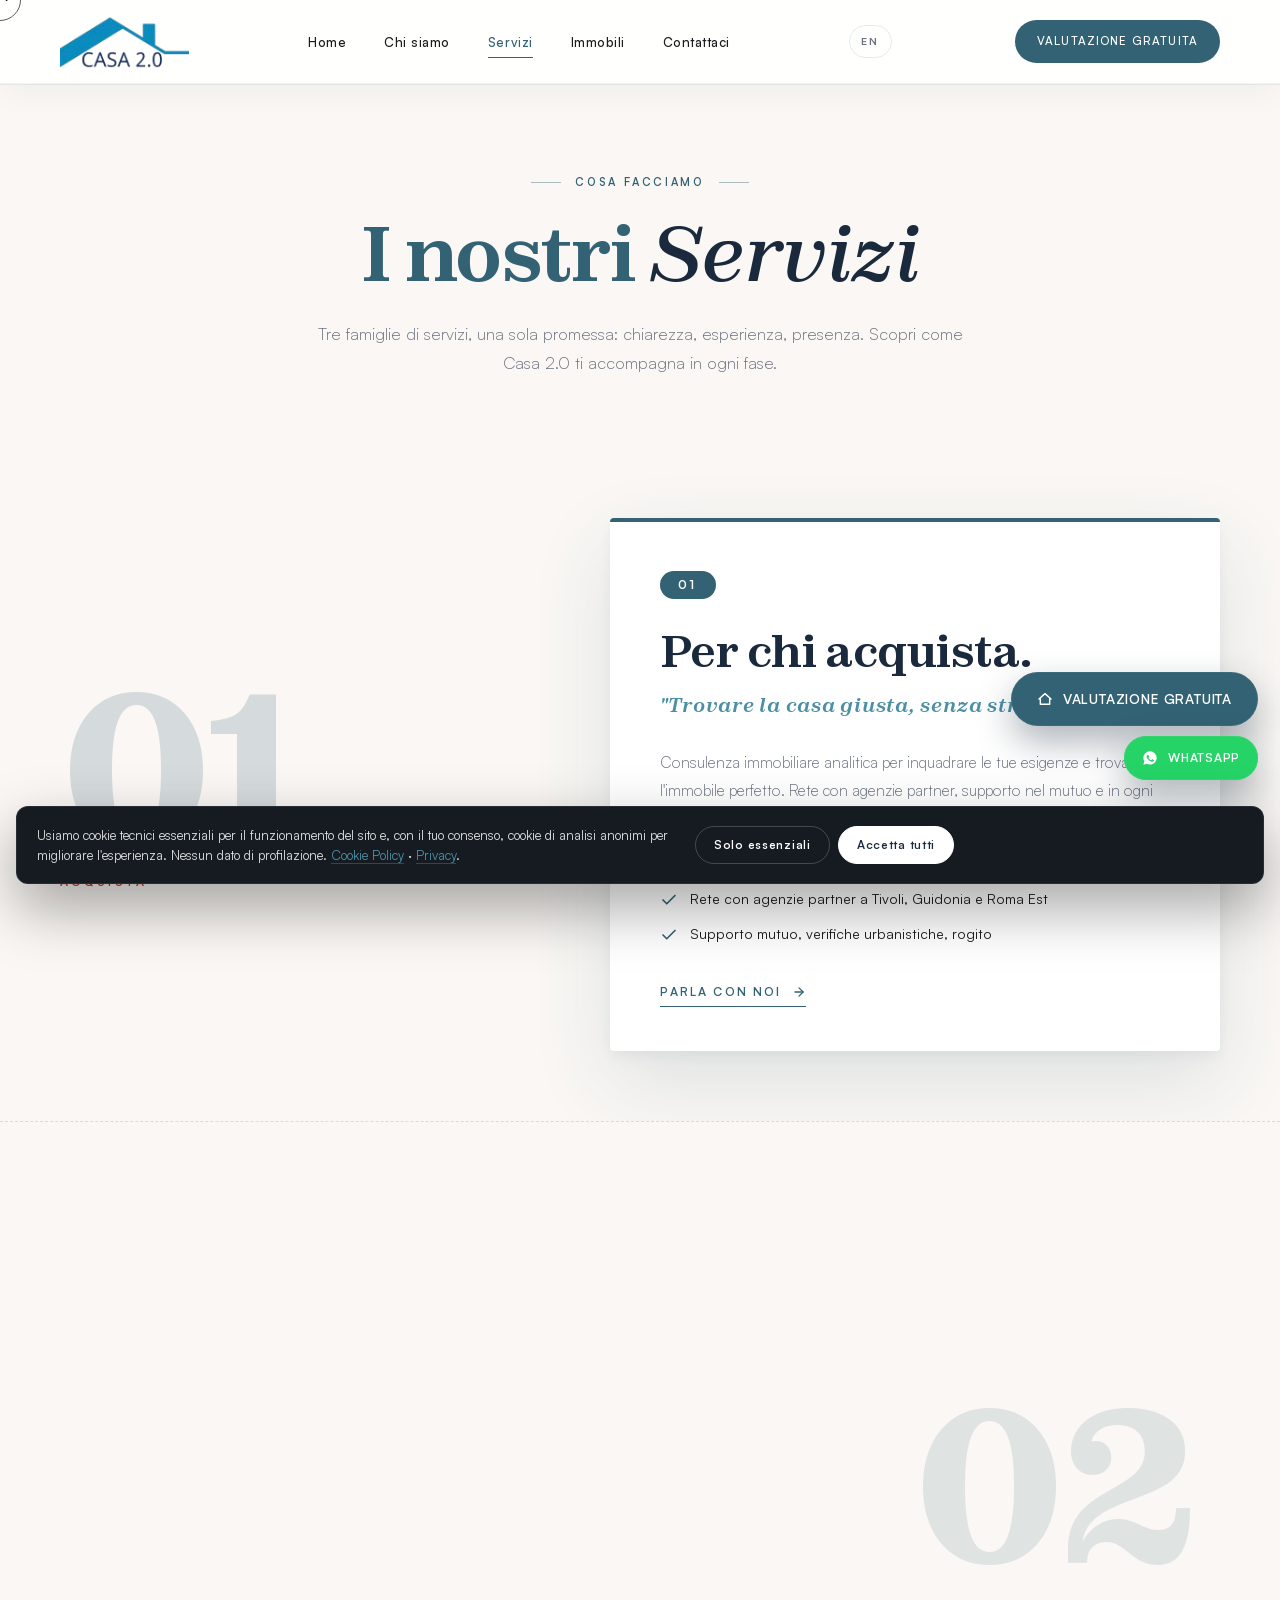
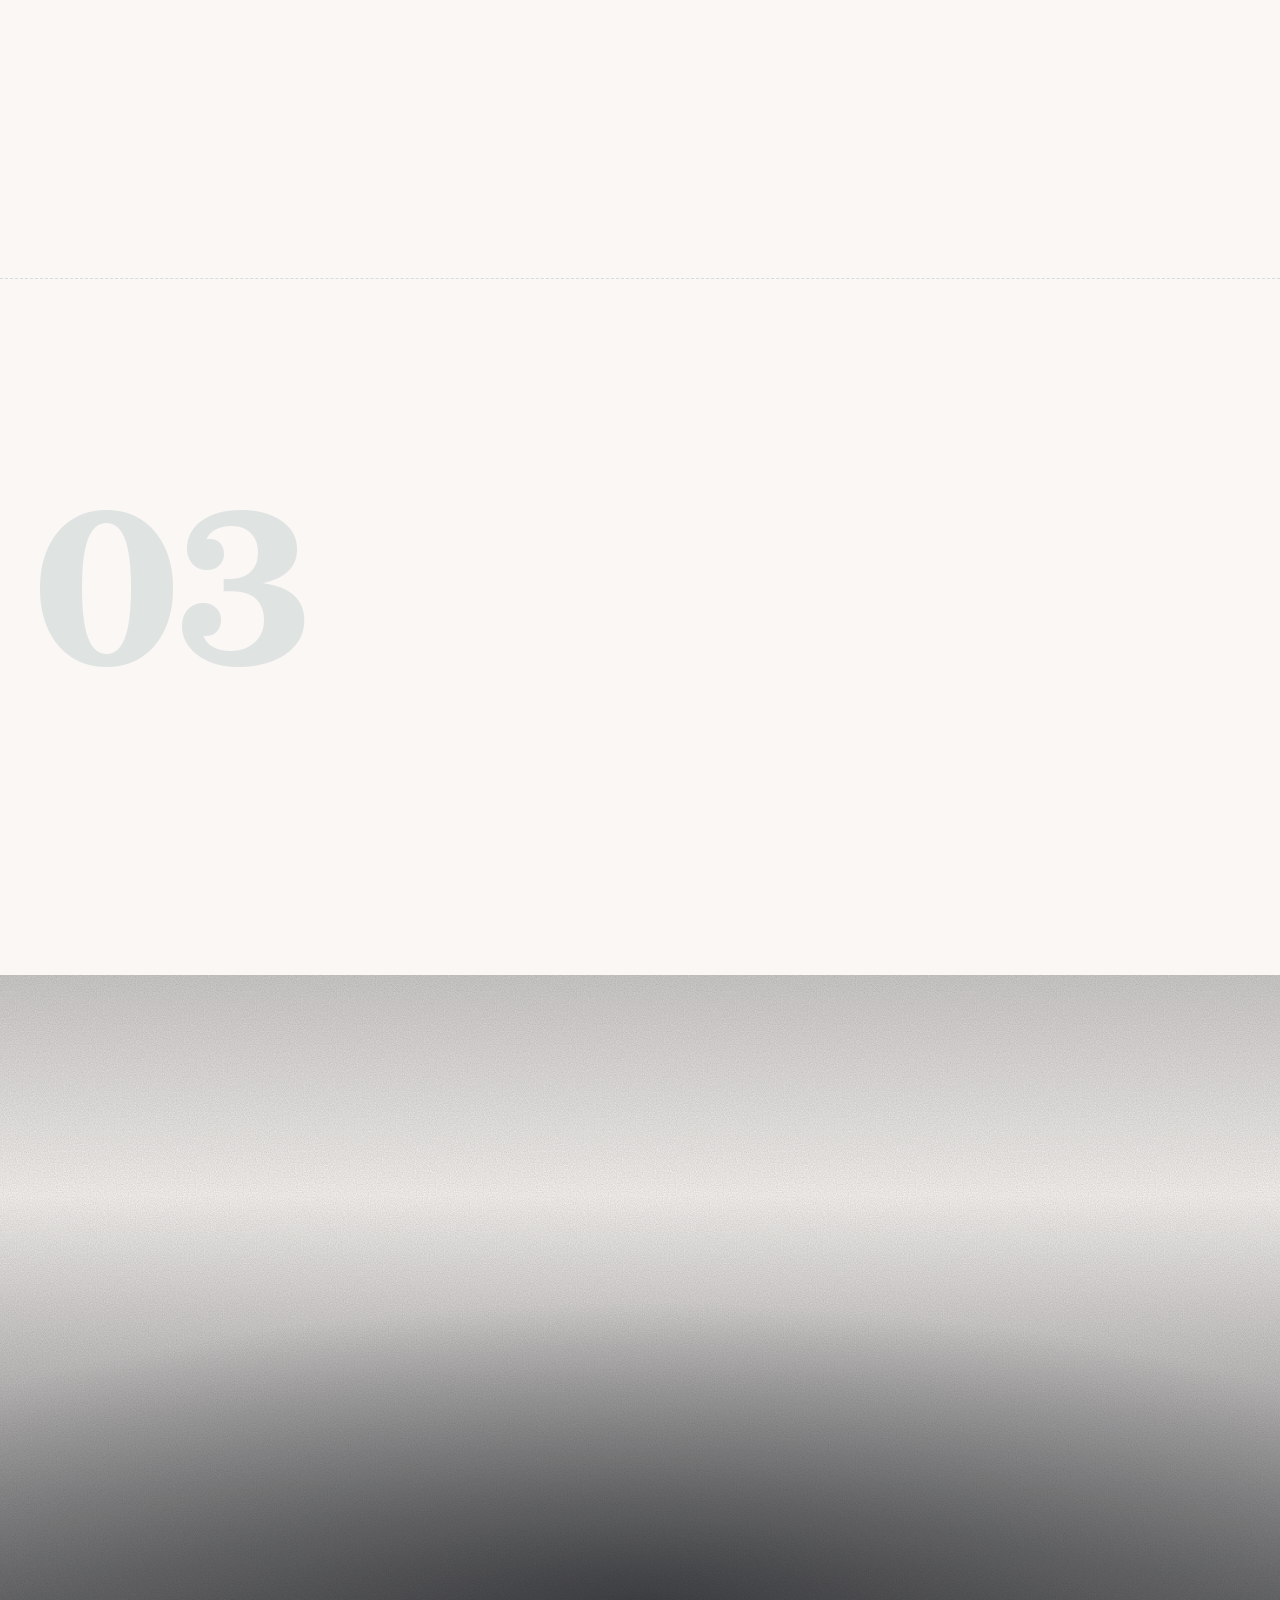
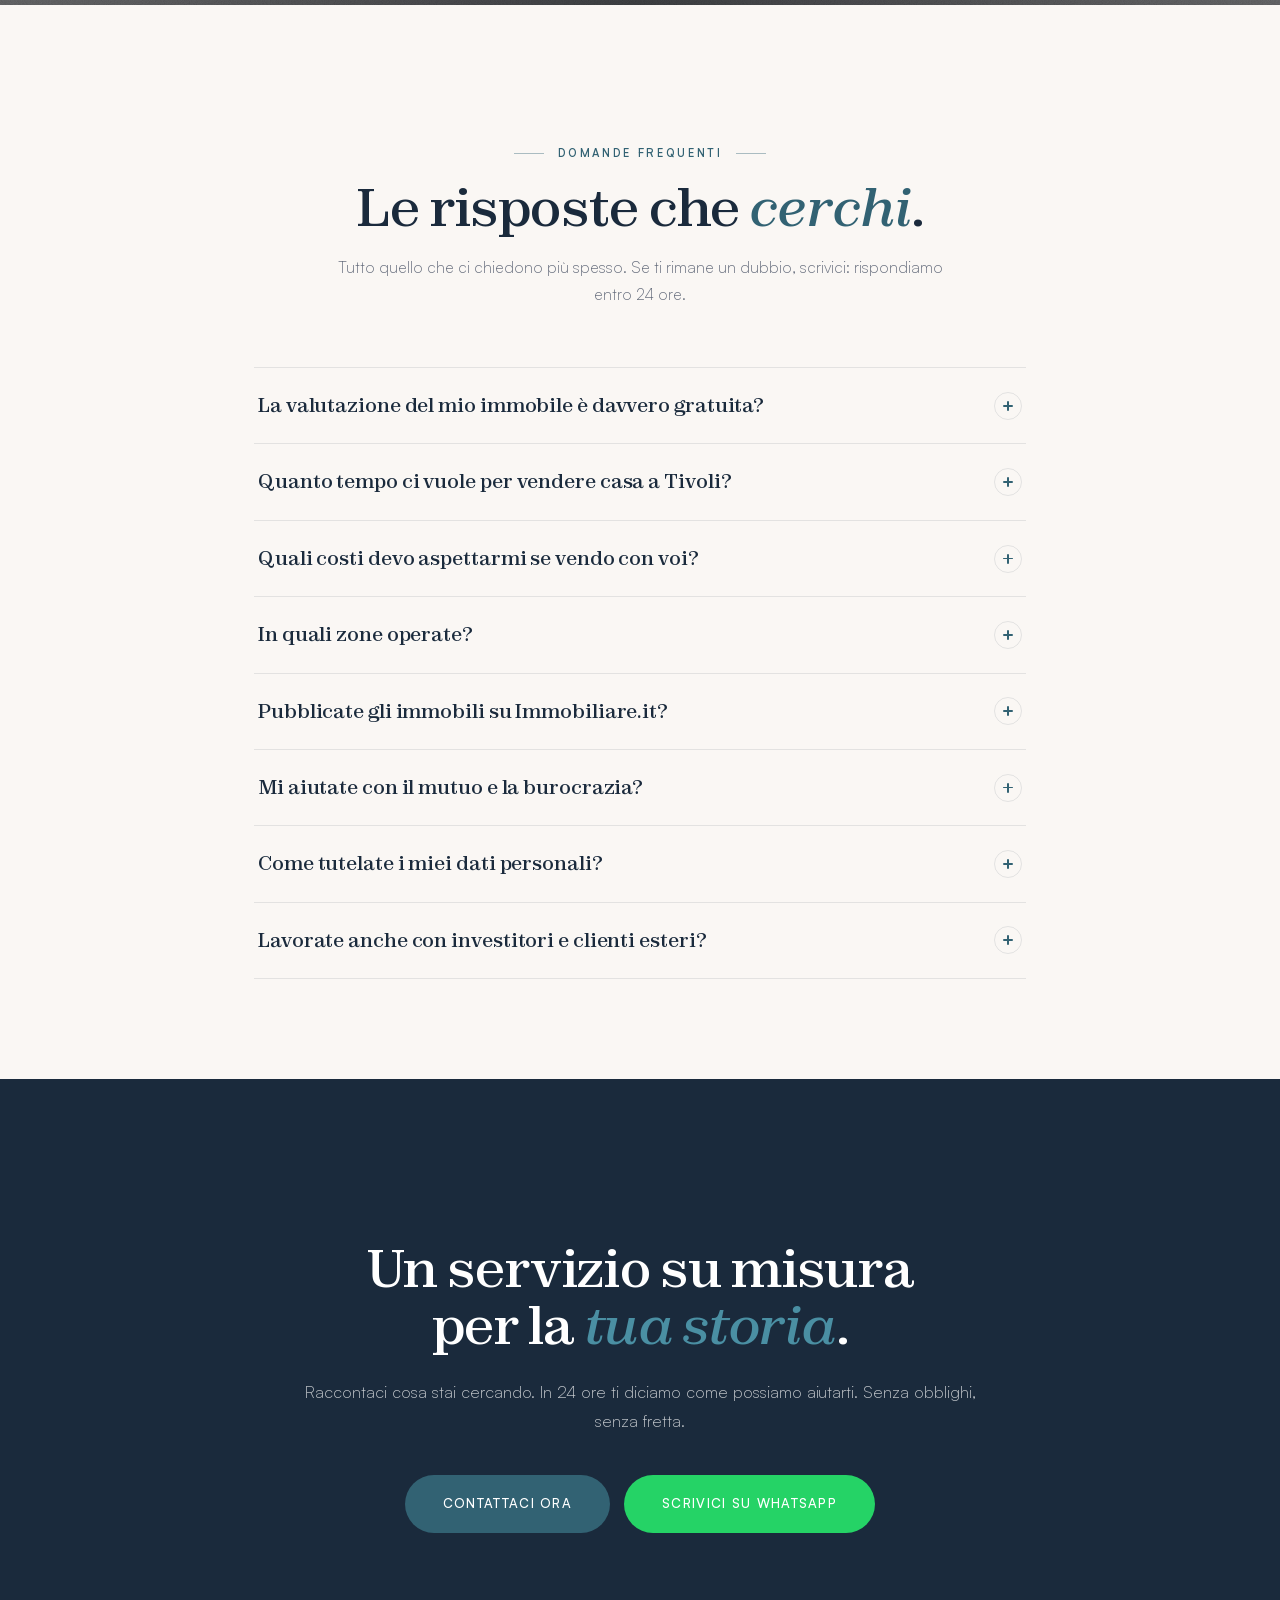
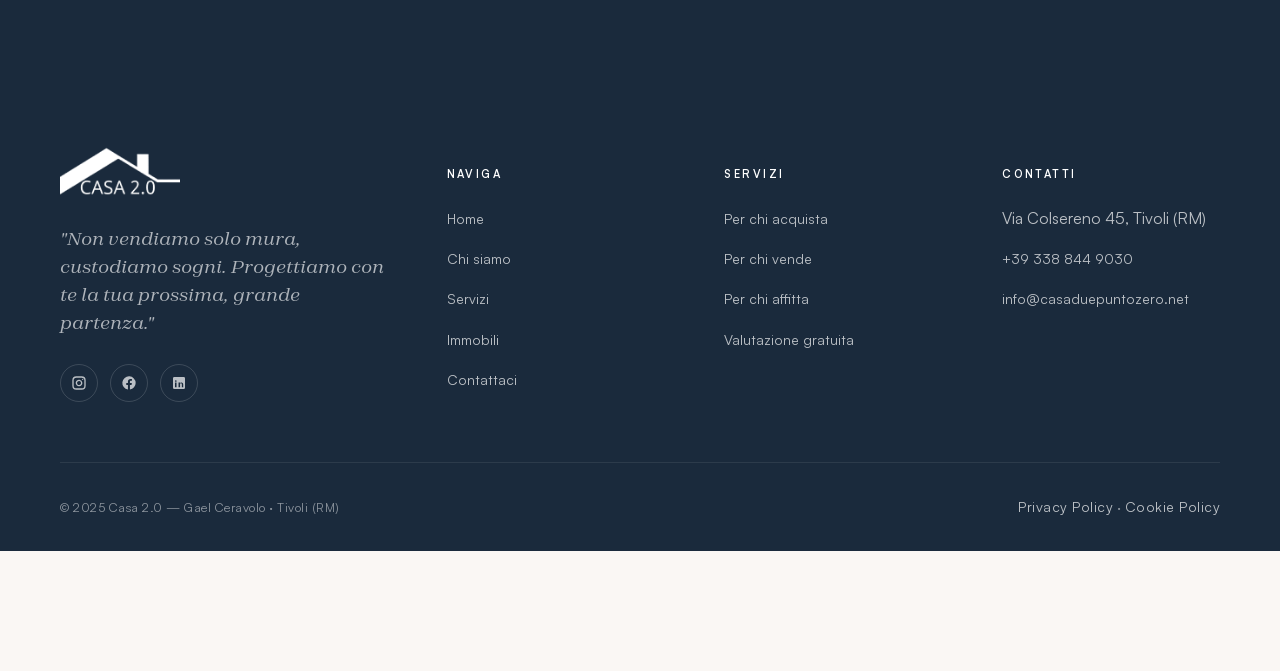
<file: servizi.html>
<!DOCTYPE html>
<html lang="it">
<head>
<meta charset="UTF-8" />
<meta name="viewport" content="width=device-width, initial-scale=1.0" />
<title>Servizi — Casa 2.0 · Vendita, Acquisto e Affitto a Tivoli</title>
<meta name="description" content="I servizi di Casa 2.0 a Tivoli: per chi acquista, per chi vende, per chi affitta. Consulenza, marketing, supporto burocratico end-to-end. Dal 1994." />
<link rel="canonical" href="https://www.casaduepuntozero.net/servizi.html" />
<meta property="og:type" content="website" />
<meta property="og:locale" content="it_IT" />
<meta property="og:site_name" content="Casa 2.0" />
<meta property="og:title" content="Servizi — Casa 2.0 · Vendita, Acquisto e Affitto a Tivoli" />
<meta property="og:description" content="Tre famiglie di servizi, una sola promessa: chiarezza, esperienza, presenza. Dal 1994 a Tivoli." />
<meta property="og:image" content="https://www.casaduepuntozero.net/assets/tivoli/sunset-01.jpg" />
<meta property="og:url" content="https://www.casaduepuntozero.net/servizi.html" />
<meta name="twitter:card" content="summary_large_image" />
<meta name="theme-color" content="#1A2A3C" />
<link rel="icon" href="assets/favicon.svg" type="image/svg+xml" />
<link rel="preconnect" href="https://fonts.googleapis.com">
<link rel="preconnect" href="https://fonts.gstatic.com" crossorigin>
<link rel="preload" href="assets/fonts/Zodiak-Variable.woff2" as="font" type="font/woff2" crossorigin>
<link rel="preload" href="assets/fonts/Satoshi-Variable.woff2" as="font" type="font/woff2" crossorigin>
<link rel="stylesheet" href="assets/site.css?v=23">

<style>
  /* nav must be solid (no dark hero behind it on this page) */
  body{ background: var(--paper); }

  /* ============================================================
     SERVIZI — page header (compact)
     ============================================================ */
  .page-header{
    padding: calc(var(--nav-h) + 80px) 0 30px;
    text-align:center;
    background: var(--paper);
    position:relative;
  }
  .page-header .micro-label{
    color: var(--primary);
    display:inline-flex; align-items:center; gap:14px;
    margin-bottom: 22px;
  }
  .page-header .micro-label::before,
  .page-header .micro-label::after{
    content:""; width:30px; height:1px; background: var(--primary); opacity:0.4;
  }
  .page-header h1{
    font-size: clamp(48px, 6vw, 80px);
    color: var(--primary);
    font-weight: 600;
    line-height: 1.05;
    letter-spacing:-0.02em;
  }
  .page-header h1 em{ color: var(--navy); font-style:italic; font-weight:500; }
  .page-header .lead{
    margin: 26px auto 0;
    max-width: 56ch;
    color: var(--text-muted);
    font-size: 17px;
    font-weight: 300;
    line-height: 1.7;
  }

  /* ============================================================
     VETRINA — pannelli a due colonne, card che entrano da destra
     ============================================================ */
  .vetrina{
    background: var(--paper);
    padding: 40px 0 20px;
  }
  .v-panel{
    padding: 70px 0;
    position: relative;
    overflow: hidden;
  }
  .v-panel + .v-panel{
    border-top: 1px dashed rgba(50,98,115, 0.18);
  }
  .v-panel__inner{
    max-width: var(--max);
    margin: 0 auto;
    padding: 0 40px;
    display:grid;
    grid-template-columns: 0.9fr 1.1fr;
    gap: 50px;
    align-items: center;
  }
  /* lato con numero gigante — riempie lo spazio vuoto */
  .v-side{ position:relative; }
  .v-bignum{
    display:block;
    font-family: var(--font-display);
    font-weight: 700;
    font-size: clamp(130px, 17vw, 280px);
    line-height: 0.86;
    color: var(--primary);
    opacity: 0.13;
    letter-spacing: -0.04em;
    user-select:none;
    transform: translateX(-30px);
    transition: transform 1100ms cubic-bezier(.2,.7,.2,1), opacity 800ms ease;
  }
  .v-panel.active .v-bignum{ transform: translateX(0); opacity: 0.18; }
  .v-kicker{
    display:block; margin-top: 8px;
    font-family: var(--font-body);
    font-size: 12px; letter-spacing: 0.28em; text-transform: uppercase;
    color: var(--red-accent); font-weight: 600;
    opacity: 0; transform: translateY(10px);
    transition: opacity .7s ease .2s, transform .7s ease .2s;
  }
  .v-panel.active .v-kicker{ opacity: 1; transform: translateY(0); }

  .v-card{
    position: relative;
    z-index: 2;
    max-width: 640px;
    width: 100%;
    background: #fff;
    border-radius: 4px;
    border-top: 4px solid var(--primary);
    padding: 48px 50px 44px;
    box-shadow:
      0 30px 80px rgba(50,98,115,0.14),
      0 6px 16px rgba(26,42,60,0.05);
    /* entrata da destra */
    transform: translateX(90px);
    opacity: 0;
    filter: blur(6px);
    transition:
      transform 900ms cubic-bezier(.2,.7,.2,1),
      opacity 700ms ease-out,
      filter 700ms ease-out;
  }
  .v-panel.active .v-card{
    transform: translateX(0);
    opacity: 1;
    filter: blur(0);
  }
  /* alternanza: i pannelli pari invertono (numero a destra, card da sinistra) */
  .v-panel:nth-of-type(even) .v-side{ order: 2; text-align: right; }
  .v-panel:nth-of-type(even) .v-card{ order: 1; transform: translateX(-90px); }
  .v-panel:nth-of-type(even).active .v-card{ transform: translateX(0); }
  .v-card__num{
    display:inline-flex;
    align-items:center; justify-content:center;
    width: 56px; height: 28px;
    background: var(--primary);
    color: #fff;
    font-family: var(--font-body);
    font-size: 12px;
    letter-spacing: 0.18em;
    font-weight: 700;
    border-radius: 999px;
    margin-bottom: 28px;
  }
  .v-card h2{
    font-size: clamp(34px, 3.6vw, 44px);
    color: var(--navy);
    line-height: 1.1;
    margin: 0 0 14px;
    font-weight: 600;
    letter-spacing: -0.01em;
  }
  .v-card .tagline{
    color: var(--primary-light);
    font-weight: 600;
    font-size: 14px;
    letter-spacing: 0.04em;
    margin: 0 0 26px;
    font-style: italic;
    font-family: var(--font-display);
    font-size: 19px;
  }
  .v-card p{
    color: var(--text-muted);
    font-size: 15.5px;
    line-height: 1.78;
    font-weight: 300;
    margin: 0 0 22px;
  }
  .v-card__list{
    list-style:none;
    padding:0; margin: 0 0 32px;
    display:grid;
    gap: 12px;
  }
  .v-card__list li{
    display:flex; gap:12px; align-items:flex-start;
    font-size: 14px;
    color: var(--text-dark);
    line-height: 1.6;
  }
  .v-card__list li svg{
    width: 18px; height:18px; flex-shrink: 0;
    color: var(--primary);
    margin-top: 3px;
  }
  .v-card__cta{
    display:inline-flex; align-items:center; gap:10px;
    color: var(--primary);
    font-size: 12px;
    letter-spacing: 0.18em;
    text-transform: uppercase;
    font-weight: 600;
    padding-bottom: 4px;
    border-bottom: 1px solid var(--primary);
    transition: gap 200ms ease, color 200ms ease, border-color 200ms ease;
  }
  .v-card__cta:hover{
    gap: 16px;
    color: var(--primary-light);
    border-color: var(--primary-light);
  }
  .v-card__cta svg{ width: 14px; height: 14px; }

  /* ============================================================
     CINEMA DIVIDER — fessura che si apre rivelando il paesaggio
     Effetto unico: clip-path inset che si apre verticalmente su scroll
     ============================================================ */
  .cinema{
    position:relative;
    height: 70vh; min-height: 480px;
    margin: 30px 0;
    overflow:hidden;
    isolation:isolate;
    --o: 0;                  /* opening 0..1, controllato da JS */
  }
  .cinema__bg{
    position:absolute; inset:0;
    background-image: url('assets/tivoli/tivoli-05.jpg');
    background-size: cover;
    background-position: center 38%;
    /* La fessura: clip-path inset si APRE verticalmente */
    clip-path: inset(calc((1 - var(--o)) * 50%) 0);
    transform: scale(calc(1.08 - var(--o) * 0.08));
    will-change: clip-path, transform;
    transition: none;
  }
  /* grano sottile sovrapposto = sensazione stampa film */
  .cinema__grain{
    position:absolute; inset:0; pointer-events:none; z-index:2;
    background-image: url("data:image/svg+xml;utf8,<svg xmlns='http://www.w3.org/2000/svg' width='240' height='240'><filter id='n'><feTurbulence type='fractalNoise' baseFrequency='0.85' numOctaves='2' seed='5'/><feColorMatrix values='0 0 0 0 0 0 0 0 0 0 0 0 0 0 0 0 0 0 0.16 0'/></filter><rect width='100%25' height='100%25' filter='url(%23n)'/></svg>");
    mix-blend-mode: overlay;
    opacity: .9;
  }
  .cinema__overlay{
    position:absolute; inset:0; z-index:1;
    background:
      radial-gradient(120% 80% at 50% 100%, rgba(14,17,22,0.55), rgba(14,17,22,0) 60%),
      linear-gradient(180deg, rgba(14,17,22,0.18) 0%, rgba(14,17,22,0) 35%, rgba(14,17,22,0.55) 100%);
  }
  .cinema__caption{
    position:absolute; left: 0; right: 0; bottom: 14%;
    z-index: 3;
    text-align:center;
    padding: 0 24px;
    color: #fff;
    font-family: var(--font-display);
    font-weight: 600;
    font-style: italic;
    font-size: clamp(28px, 4.4vw, 64px);
    letter-spacing: -0.02em;
    line-height: 1.05;
    text-shadow: 0 4px 30px rgba(0,0,0,0.4);
    opacity: var(--o);
    transform: translateY(calc((1 - var(--o)) * 24px));
    transition: opacity .8s ease, transform .8s ease;
    max-width: 22ch;
    margin: 0 auto;
  }
  .cinema__caption .small{
    display:block;
    font-family: var(--font-body);
    font-style: normal;
    font-weight: 600;
    font-size: 11px;
    letter-spacing: 0.36em;
    text-transform: uppercase;
    color: rgba(255,255,255,0.7);
    margin-bottom: 18px;
  }
  @media (max-width: 720px){
    .cinema{ height: 56vh; min-height: 360px; }
  }
  @media (prefers-reduced-motion: reduce){
    .cinema{ --o: 1; }
  }

  /* ============================================================
     FAQ — accordion editoriale (con Schema.org FAQPage)
     ============================================================ */
  .faq{ background: var(--paper); padding: 100px 0; }
  .faq__head{ text-align:center; max-width:680px; margin: 0 auto 60px; padding: 0 24px; }
  .faq__head .micro-label{ color: var(--primary); display:inline-flex; gap:14px; align-items:center; margin-bottom:18px; }
  .faq__head .micro-label::before,.faq__head .micro-label::after{ content:""; width:30px; height:1px; background: var(--primary); opacity:.4; }
  .faq__head h2{ font-size: clamp(34px, 4.2vw, 52px); color: var(--navy); font-weight:500; letter-spacing:-0.025em; line-height:1.08; }
  .faq__head h2 em{ color: var(--primary); font-style: italic; font-weight:500; }
  .faq__head p{ margin-top:18px; color: var(--text-muted); font-size: 16px; line-height: 1.65; font-weight:300; }
  .faq__list{ max-width: 820px; margin: 0 auto; padding: 0 24px; }
  .faq__item{
    border-top: 1px solid var(--hairline);
    transition: background .25s ease;
  }
  .faq__item:last-child{ border-bottom: 1px solid var(--hairline); }
  .faq__q{
    display:flex; align-items:center; justify-content:space-between; gap:24px;
    padding: 22px 4px; cursor:pointer; background:none; border:none; width:100%;
    font-family: var(--font-display); font-weight:500; font-size: 19px;
    color: var(--navy); letter-spacing:-0.005em; text-align:left;
    transition: color .2s ease;
  }
  .faq__q:hover{ color: var(--primary); }
  .faq__icon{
    flex-shrink:0; width:28px; height:28px; border-radius:50%;
    border:1px solid var(--hairline); display:flex; align-items:center; justify-content:center;
    transition: background .25s ease, border-color .25s, transform .35s var(--ease-out);
  }
  .faq__icon::before, .faq__icon::after{
    content:""; position:absolute; background: var(--primary); border-radius: 1px;
  }
  .faq__icon{ position:relative; }
  .faq__icon::before{ width:10px; height:1.5px; }
  .faq__icon::after{ width:1.5px; height:10px; transition: transform .3s ease, opacity .2s ease; }
  .faq__item.is-open .faq__icon{ background: var(--primary); border-color: var(--primary); transform: rotate(45deg); }
  .faq__item.is-open .faq__icon::before, .faq__item.is-open .faq__icon::after{ background:#fff; }
  .faq__a{
    overflow:hidden; max-height: 0;
    transition: max-height .45s var(--ease-out);
  }
  .faq__a-inner{ padding: 0 4px 26px; color: var(--text-muted); line-height: 1.75; font-size: 15.5px; font-weight:300; max-width: 70ch; }
  .faq__a-inner p + p{ margin-top: 12px; }
  .faq__item.is-open .faq__a, details.faq__item[open] .faq__a{ max-height: 500px; }
  details.faq__item[open] .faq__icon{ background: var(--primary); border-color: var(--primary); transform: rotate(45deg); }
  details.faq__item[open] .faq__icon::before, details.faq__item[open] .faq__icon::after{ background:#fff; }
  details.faq__item summary{ list-style: none; }
  details.faq__item summary::-webkit-details-marker{ display:none; }

  /* mobile: stack, motion più leggera */
  @media (max-width: 860px){
    .v-panel{ padding: 50px 0; }
    .v-panel__inner{ grid-template-columns: 1fr; gap: 8px; }
    .v-panel:nth-of-type(even) .v-side{ order: 0; text-align: left; }
    .v-panel:nth-of-type(even) .v-card{ order: 0; }
    .v-bignum{ font-size: 120px; }
    .v-card{
      padding: 34px 26px 32px;
      transform: translateX(40px);
      filter: blur(2px);
    }
    .v-panel:nth-of-type(even) .v-card{ transform: translateX(40px); }
  }

  /* ============================================================
     CTA chiusura
     ============================================================ */
  .cta-banner{
    background: var(--navy);
    color: #fff;
    text-align:center;
    padding: 120px 40px;
  }
  .cta-banner h2{
    font-size: clamp(34px, 4.2vw, 52px);
    line-height:1.1;
    margin: 16px auto 22px;
    max-width: 26ch;
    color: #fff;
    font-weight: 500;
  }
  .cta-banner h2 em{ color: var(--primary-light); font-style:italic; font-weight:500; }
  .cta-banner p{
    color: rgba(255,255,255,0.7);
    max-width: 58ch;
    margin: 0 auto 40px;
    font-size: 17px;
    font-weight: 300;
    line-height:1.7;
  }
</style>
</head>
<body data-screen-label="03 Servizi">

<!-- =========================================================
     NAV (solid because no dark hero)
     ========================================================= -->
<nav class="nav solid" id="nav">
  <div class="nav__inner">
    <a href="index.html" class="logo" aria-label="Casa 2.0 — Home">
      <img src="assets/logo.png" alt="Casa 2.0" />
    </a>
    <ul class="nav__links">
      <li><a href="index.html">Home</a></li>
      <li><a href="chi-siamo.html">Chi siamo</a></li>
      <li><a href="servizi.html" class="active">Servizi</a></li>
      <li><a href="properties.html">Immobili</a></li>
      <li><a href="contattaci.html">Contattaci</a></li>
    </ul>
    <a href="investors.html" class="nav__lang" title="English version">EN</a>
    <a href="valuta.html" class="btn nav__cta-desktop">Valutazione Gratuita</a>
    <button class="nav__burger" id="burger" aria-label="Apri menu" aria-expanded="false">
      <span></span><span></span><span></span>
    </button>
  </div>
</nav>
<div class="nav__overlay" id="nav-overlay" aria-hidden="true">
  <button id="overlay-close" aria-label="Chiudi menu">&times;</button>
  <a href="index.html">Home</a>
  <a href="chi-siamo.html">Chi siamo</a>
  <a href="servizi.html">Servizi</a>
  <a href="properties.html">Immobili</a>
  <a href="contattaci.html">Contattaci</a>
  <a href="valuta.html" class="btn btn--lg">Valutazione Gratuita</a>
</div>

<!-- =========================================================
     HEADER
     ========================================================= -->
<header class="page-header">
  <div class="container">
    <span class="micro-label reveal">Cosa facciamo</span>
    <h1 class="reveal" data-delay="1">I nostri <em>Servizi</em></h1>
    <p class="lead reveal" data-delay="2">
      Tre famiglie di servizi, una sola promessa: chiarezza, esperienza, presenza.
      Scopri come Casa 2.0 ti accompagna in ogni fase.
    </p>
  </div>
</header>

<!-- =========================================================
     VETRINA — 3 pannelli scroll
     ========================================================= -->
<main class="vetrina">

  <!-- PANEL 01 — ACQUISTA -->
  <section class="v-panel" id="acquista" data-num="01">
    <div class="v-panel__inner">
    <div class="v-side" aria-hidden="true"><span class="v-bignum">01</span><span class="v-kicker">Acquista</span></div>
    <article class="v-card">
      <span class="v-card__num">01</span>
      <h2>Per chi acquista.</h2>
      <p class="tagline">"Trovare la casa giusta, senza stress."</p>
      <p>Consulenza immobiliare analitica per inquadrare le tue esigenze e trovare l'immobile perfetto. Rete con agenzie partner, supporto nel mutuo e in ogni aspetto burocratico. Siamo al tuo fianco dall'inizio alla firma.</p>
      <ul class="v-card__list">
        <li>
          <svg viewBox="0 0 24 24" fill="none" stroke="currentColor" stroke-width="2.2" stroke-linecap="round" stroke-linejoin="round"><polyline points="20 6 9 17 4 12"/></svg>
          <span>Analisi delle esigenze e shortlist personalizzata</span>
        </li>
        <li>
          <svg viewBox="0 0 24 24" fill="none" stroke="currentColor" stroke-width="2.2" stroke-linecap="round" stroke-linejoin="round"><polyline points="20 6 9 17 4 12"/></svg>
          <span>Rete con agenzie partner a Tivoli, Guidonia e Roma Est</span>
        </li>
        <li>
          <svg viewBox="0 0 24 24" fill="none" stroke="currentColor" stroke-width="2.2" stroke-linecap="round" stroke-linejoin="round"><polyline points="20 6 9 17 4 12"/></svg>
          <span>Supporto mutuo, verifiche urbanistiche, rogito</span>
        </li>
      </ul>
      <a class="v-card__cta" href="contattaci.html">
        Parla con noi
        <svg viewBox="0 0 24 24" fill="none" stroke="currentColor" stroke-width="2.2" stroke-linecap="round" stroke-linejoin="round"><line x1="5" y1="12" x2="19" y2="12"/><polyline points="12 5 19 12 12 19"/></svg>
      </a>
    </article>
    </div>
  </section>

  <!-- PANEL 02 — VENDE -->
  <section class="v-panel" id="vende" data-num="02">
    <div class="v-panel__inner">
    <div class="v-side" aria-hidden="true"><span class="v-bignum">02</span><span class="v-kicker">Vende</span></div>
    <article class="v-card">
      <span class="v-card__num">02</span>
      <h2>Per chi vende.</h2>
      <p class="tagline">"Vendere al prezzo giusto, in tempi reali."</p>
      <p>Piano marketing dedicato, home staging professionale, fotografia di qualità. Valutiamo gratuitamente e posizioniamo il tuo immobile sui migliori portali nazionali. Massima trasparenza su ogni trattativa.</p>
      <ul class="v-card__list">
        <li>
          <svg viewBox="0 0 24 24" fill="none" stroke="currentColor" stroke-width="2.2" stroke-linecap="round" stroke-linejoin="round"><polyline points="20 6 9 17 4 12"/></svg>
          <span>Valutazione gratuita basata sui dati reali del mercato di Tivoli</span>
        </li>
        <li>
          <svg viewBox="0 0 24 24" fill="none" stroke="currentColor" stroke-width="2.2" stroke-linecap="round" stroke-linejoin="round"><polyline points="20 6 9 17 4 12"/></svg>
          <span>Home staging, fotografia professionale, virtual tour</span>
        </li>
        <li>
          <svg viewBox="0 0 24 24" fill="none" stroke="currentColor" stroke-width="2.2" stroke-linecap="round" stroke-linejoin="round"><polyline points="20 6 9 17 4 12"/></svg>
          <span>Report periodici sulle visite e sulle trattative</span>
        </li>
      </ul>
      <a class="v-card__cta" href="contattaci.html">
        Richiedi valutazione
        <svg viewBox="0 0 24 24" fill="none" stroke="currentColor" stroke-width="2.2" stroke-linecap="round" stroke-linejoin="round"><line x1="5" y1="12" x2="19" y2="12"/><polyline points="12 5 19 12 12 19"/></svg>
      </a>
    </article>
    </div>
  </section>

  <!-- PANEL 03 — AFFITTA -->
  <section class="v-panel" id="affitta" data-num="03">
    <div class="v-panel__inner">
    <div class="v-side" aria-hidden="true"><span class="v-bignum">03</span><span class="v-kicker">Affitta</span></div>
    <article class="v-card">
      <span class="v-card__num">03</span>
      <h2>Per chi affitta.</h2>
      <p class="tagline">"Affittare bene, senza pensieri."</p>
      <p>Selezione di inquilini referenziati, supporto contrattuale completo, conformità alle normative vigenti. Gestiamo tutto noi, tu incassi serenamente.</p>
      <ul class="v-card__list">
        <li>
          <svg viewBox="0 0 24 24" fill="none" stroke="currentColor" stroke-width="2.2" stroke-linecap="round" stroke-linejoin="round"><polyline points="20 6 9 17 4 12"/></svg>
          <span>Selezione e verifica referenze degli inquilini</span>
        </li>
        <li>
          <svg viewBox="0 0 24 24" fill="none" stroke="currentColor" stroke-width="2.2" stroke-linecap="round" stroke-linejoin="round"><polyline points="20 6 9 17 4 12"/></svg>
          <span>Contratti registrati, conformi alle normative</span>
        </li>
        <li>
          <svg viewBox="0 0 24 24" fill="none" stroke="currentColor" stroke-width="2.2" stroke-linecap="round" stroke-linejoin="round"><polyline points="20 6 9 17 4 12"/></svg>
          <span>Gestione canoni e supporto in caso di morosità</span>
        </li>
      </ul>
      <a class="v-card__cta" href="contattaci.html">
        Affidaci la gestione
        <svg viewBox="0 0 24 24" fill="none" stroke="currentColor" stroke-width="2.2" stroke-linecap="round" stroke-linejoin="round"><line x1="5" y1="12" x2="19" y2="12"/><polyline points="12 5 19 12 12 19"/></svg>
      </a>
    </article>
    </div>
  </section>

</main>

<!-- CINEMA DIVIDER — chiusura emotiva dei servizi, prima del CTA -->
<div class="cinema" id="cinema">
  <div class="cinema__bg" aria-hidden="true"></div>
  <div class="cinema__overlay" aria-hidden="true"></div>
  <div class="cinema__grain" aria-hidden="true"></div>
  <p class="cinema__caption">
    <span class="small">— Tivoli —</span>
    Tra le colline<br/>che hai sempre guardato.
  </p>
</div>

<!-- =========================================================
     FAQ — domande frequenti
     ========================================================= -->
<section class="faq" id="faq" aria-labelledby="faq-title">
  <div class="faq__head reveal">
    <span class="micro-label">Domande frequenti</span>
    <h2 id="faq-title">Le risposte che <em>cerchi</em>.</h2>
    <p>Tutto quello che ci chiedono più spesso. Se ti rimane un dubbio, scrivici: rispondiamo entro 24 ore.</p>
  </div>
  <div class="faq__list reveal" data-delay="1">
    <details class="faq__item">
      <summary class="faq__q">La valutazione del mio immobile è davvero gratuita?<span class="faq__icon" aria-hidden="true"></span></summary>
      <div class="faq__a"><div class="faq__a-inner"><p>Sì, sempre e senza obblighi. Veniamo noi a vedere la casa, analizziamo i dati reali del mercato di Tivoli, e ti diamo una stima onesta. Decidi tu se affidarci la vendita oppure tenere la stima per te.</p></div></div>
    </details>
    <details class="faq__item">
      <summary class="faq__q">Quanto tempo ci vuole per vendere casa a Tivoli?<span class="faq__icon" aria-hidden="true"></span></summary>
      <div class="faq__a"><div class="faq__a-inner"><p>Dipende dalla zona, dal prezzo di partenza e dallo stato dell'immobile. Per immobili posizionati al prezzo giusto, in zone centrali o ben servite (Tivoli centro, Villa Adriana, Stazione), la media è 3-6 mesi. Per zone meno richieste o immobili sovrastimati, può servire più tempo. Te lo diciamo onestamente in fase di valutazione.</p></div></div>
    </details>
    <details class="faq__item">
      <summary class="faq__q">Quali costi devo aspettarmi se vendo con voi?<span class="faq__icon" aria-hidden="true"></span></summary>
      <div class="faq__a"><div class="faq__a-inner"><p>La nostra provvigione si concorda in base al valore dell'immobile e al tipo di mandato. Non chiediamo costi fissi anticipati: ci paghi solo a vendita conclusa. Tutto è scritto chiaramente nel mandato.</p><p>Costi extra possibili (sempre con il tuo OK): home staging, fotografia professionale, virtual tour. Te li proponiamo solo se servono davvero per vendere meglio.</p></div></div>
    </details>
    <details class="faq__item">
      <summary class="faq__q">In quali zone operate?<span class="faq__icon" aria-hidden="true"></span></summary>
      <div class="faq__a"><div class="faq__a-inner"><p>La nostra base è Tivoli (centro storico, Villa Adriana, Tivoli Terme, Braschi, Empolitana). Operiamo anche su <strong>Castel Madama</strong>, <strong>Guidonia Montecelio</strong> (Villalba, Villanova), e zone limitrofe verso Roma Est.</p></div></div>
    </details>
    <details class="faq__item">
      <summary class="faq__q">Pubblicate gli immobili su Immobiliare.it?<span class="faq__icon" aria-hidden="true"></span></summary>
      <div class="faq__a"><div class="faq__a-inner"><p>Sì, tutti i nostri annunci sono pubblicati sul nostro <a href="https://www.immobiliare.it/agenzie-immobiliari/385414/casa-2-0-tivoli/" target="_blank" rel="noopener">profilo verificato su Immobiliare.it</a>, con foto professionali, planimetrie e descrizioni curate. Pubblichiamo anche su Idealista, Casa.it e Subito quando ha senso.</p></div></div>
    </details>
    <details class="faq__item">
      <summary class="faq__q">Mi aiutate con il mutuo e la burocrazia?<span class="faq__icon" aria-hidden="true"></span></summary>
      <div class="faq__a"><div class="faq__a-inner"><p>Sì, dalla A alla Z. Abbiamo una rete consolidata con banche locali e nazionali per i mutui (anche per cittadini esteri), notai di fiducia, geometri per le pratiche di conformità urbanistica. Ti accompagniamo dalla prima visita fino alla firma del rogito.</p></div></div>
    </details>
    <details class="faq__item">
      <summary class="faq__q">Come tutelate i miei dati personali?<span class="faq__icon" aria-hidden="true"></span></summary>
      <div class="faq__a"><div class="faq__a-inner"><p>I tuoi dati restano in agenzia e non vengono condivisi con terzi senza il tuo consenso esplicito. Trattiamo tutto secondo il GDPR. Leggi la nostra <a href="privacy.html">Privacy Policy</a> per i dettagli completi.</p></div></div>
    </details>
    <details class="faq__item">
      <summary class="faq__q">Lavorate anche con investitori e clienti esteri?<span class="faq__icon" aria-hidden="true"></span></summary>
      <div class="faq__a"><div class="faq__a-inner"><p>Sì. Abbiamo seguito acquirenti stranieri interessati a investimenti immobiliari nella zona di Tivoli, in particolare per immobili nel centro storico e nelle vicinanze di Villa Adriana e Villa d'Este. Possiamo assisterti in inglese per visite, valutazioni, e nell'intera procedura d'acquisto (codice fiscale, conto corrente, mutuo per non residenti).</p></div></div>
    </details>
  </div>
</section>

<!-- Schema.org FAQPage per rich snippet Google -->
<script type="application/ld+json">
{
  "@context": "https://schema.org",
  "@type": "FAQPage",
  "mainEntity": [
    { "@type": "Question", "name": "La valutazione del mio immobile è davvero gratuita?",
      "acceptedAnswer": { "@type": "Answer", "text": "Sì, sempre e senza obblighi. Veniamo noi a vedere la casa, analizziamo i dati reali del mercato di Tivoli, e ti diamo una stima onesta. Decidi tu se affidarci la vendita oppure tenere la stima per te." } },
    { "@type": "Question", "name": "Quanto tempo ci vuole per vendere casa a Tivoli?",
      "acceptedAnswer": { "@type": "Answer", "text": "Per immobili posizionati al prezzo giusto, in zone centrali o ben servite, la media è 3-6 mesi. Per zone meno richieste o immobili sovrastimati, può servire più tempo." } },
    { "@type": "Question", "name": "Quali costi devo aspettarmi se vendo con voi?",
      "acceptedAnswer": { "@type": "Answer", "text": "La nostra provvigione si concorda in base al valore dell'immobile e al tipo di mandato. Non chiediamo costi fissi anticipati: ci paghi solo a vendita conclusa." } },
    { "@type": "Question", "name": "In quali zone operate?",
      "acceptedAnswer": { "@type": "Answer", "text": "Tivoli, Castel Madama, Guidonia Montecelio (Villalba, Villanova), e zone limitrofe verso Roma Est." } },
    { "@type": "Question", "name": "Pubblicate gli immobili su Immobiliare.it?",
      "acceptedAnswer": { "@type": "Answer", "text": "Sì, tutti i nostri annunci sono pubblicati sul profilo verificato Casa 2.0 su Immobiliare.it, con foto professionali, planimetrie e descrizioni curate." } },
    { "@type": "Question", "name": "Mi aiutate con il mutuo e la burocrazia?",
      "acceptedAnswer": { "@type": "Answer", "text": "Sì. Abbiamo una rete con banche, notai e geometri di fiducia. Ti accompagniamo dalla prima visita fino al rogito." } },
    { "@type": "Question", "name": "Lavorate anche con investitori e clienti esteri?",
      "acceptedAnswer": { "@type": "Answer", "text": "Sì. Abbiamo seguito acquirenti stranieri interessati a investimenti immobiliari nella zona di Tivoli. Possiamo assisterti in inglese per visite, valutazioni, e nell'intera procedura d'acquisto." } }
  ]
}
</script>

<!-- =========================================================
     CTA finale
     ========================================================= -->
<section class="cta-banner">
  <div class="container">
    <span class="micro-label reveal" style="color:var(--red-accent); display:inline-block;">Iniziamo</span>
    <h2 class="reveal">Un servizio su misura<br/>per la <em>tua storia</em>.</h2>
    <p class="reveal" data-delay="1">Raccontaci cosa stai cercando. In 24 ore ti diciamo come possiamo aiutarti. Senza obblighi, senza fretta.</p>
    <div class="reveal" data-delay="2" style="display:flex; gap:14px; justify-content:center; flex-wrap:wrap;">
      <a href="contattaci.html" class="btn btn--lg">Contattaci ora</a>
      <a href="https://wa.me/393388449030" target="_blank" rel="noopener" class="btn btn--whatsapp btn--lg">
        Scrivici su WhatsApp
      </a>
    </div>
  </div>
</section>

<!-- =========================================================
     FOOTER
     ========================================================= -->
<footer class="site-footer">
  <div class="container">
    <div class="footer-grid">
      <div>
        <a href="index.html" class="logo"><img src="assets/logo.png" alt="Casa 2.0" /></a>
        <p class="footer__tag">"Non vendiamo solo mura, custodiamo sogni. Progettiamo con te la tua prossima, grande partenza."</p>
        <div class="footer__social">
          <a href="#" aria-label="Instagram"><svg viewBox="0 0 24 24" fill="none" stroke="currentColor" stroke-width="2" stroke-linecap="round" stroke-linejoin="round"><rect x="3" y="3" width="18" height="18" rx="5" ry="5"/><path d="M16 11.37A4 4 0 1 1 12.63 8 4 4 0 0 1 16 11.37z"/><line x1="17.5" y1="6.5" x2="17.51" y2="6.5"/></svg></a>
          <a href="#" aria-label="Facebook"><svg viewBox="0 0 24 24" fill="currentColor"><path d="M22 12a10 10 0 1 0-11.6 9.9V14.9H7.9V12h2.5V9.8c0-2.5 1.5-3.9 3.8-3.9 1.1 0 2.2.2 2.2.2v2.5h-1.3c-1.3 0-1.7.8-1.7 1.6V12h2.9l-.5 2.9h-2.4v7A10 10 0 0 0 22 12z"/></svg></a>
          <a href="#" aria-label="LinkedIn"><svg viewBox="0 0 24 24" fill="currentColor"><path d="M19 3a2 2 0 0 1 2 2v14a2 2 0 0 1-2 2H5a2 2 0 0 1-2-2V5a2 2 0 0 1 2-2h14zM8.3 18.3v-7H6V18.3h2.3zM7.2 10.3a1.3 1.3 0 1 0 0-2.6 1.3 1.3 0 0 0 0 2.6zm11.1 8v-4c0-2.1-1.1-3.1-2.6-3.1-1.2 0-1.8.7-2.1 1.1v-1H11.3v7h2.3v-3.9c0-1 .2-2 1.4-2 1.3 0 1.3 1.2 1.3 2v3.9h2.3z"/></svg></a>
        </div>
      </div>
      <div>
        <h4>Naviga</h4>
        <ul>
          <li><a href="index.html">Home</a></li>
          <li><a href="chi-siamo.html">Chi siamo</a></li>
          <li><a href="servizi.html">Servizi</a></li>
          <li><a href="properties.html">Immobili</a></li>
          <li><a href="contattaci.html">Contattaci</a></li>
        </ul>
      </div>
      <div>
        <h4>Servizi</h4>
        <ul>
          <li><a href="servizi.html#acquista">Per chi acquista</a></li>
          <li><a href="servizi.html#vende">Per chi vende</a></li>
          <li><a href="servizi.html#affitta">Per chi affitta</a></li>
          <li><a href="valuta.html">Valutazione gratuita</a></li>
        </ul>
      </div>
      <div>
        <h4>Contatti</h4>
        <ul>
          <li>Via Colsereno 45, Tivoli (RM)</li>
          <li><a href="tel:+393388449030">+39 338 844 9030</a></li>
          <li><a href="mailto:info@casaduepuntozero.net">info@casaduepuntozero.net</a></li>
        </ul>
      </div>
    </div>
    <div class="footer__bottom">
      <span>© 2025 Casa 2.0 — Gael Ceravolo · Tivoli (RM)</span>
      <span><a href="privacy.html">Privacy Policy</a> · <a href="cookie.html">Cookie Policy</a></span>
    </div>
  </div>
</footer>

<script src="assets/site.js?v=11"></script>
<script>
  /* =========================================================
     CINEMA DIVIDER — apertura clip-path su scroll
     ========================================================= */
  (function(){
    const el = document.getElementById('cinema');
    if(!el) return;
    const reduce = window.matchMedia('(prefers-reduced-motion: reduce)').matches;
    if(reduce){ el.style.setProperty('--o','1'); return; }
    let tick=false;
    function upd(){
      const r = el.getBoundingClientRect();
      const vh = innerHeight;
      // p inizia 0 quando il top entra dal basso, raggiunge 1 quando il top è a 30% dell'altezza viewport
      const start = vh; const end = vh*0.3;
      let p = (start - r.top) / (start - end);
      p = Math.max(0, Math.min(1, p));
      // easing easeOutCubic
      p = 1 - Math.pow(1-p, 3);
      el.style.setProperty('--o', p.toFixed(3));
      tick=false;
    }
    window.addEventListener('scroll', ()=>{ if(!tick){tick=true; requestAnimationFrame(upd);} }, {passive:true});
    window.addEventListener('resize', upd);
    upd();
  })();

  /* =========================================================
     Vetrina — IntersectionObserver per scale/blur/opacity
     ========================================================= */
  const panels = document.querySelectorAll('.v-panel');
  if('IntersectionObserver' in window){
    const io = new IntersectionObserver((entries)=>{
      entries.forEach(e=>{
        if(e.isIntersecting && e.intersectionRatio >= 0.30){
          e.target.classList.add('active');
        } else if (e.intersectionRatio < 0.10){
          e.target.classList.remove('active');
        }
      });
    }, { threshold: [0, 0.1, 0.3, 0.6] });
    panels.forEach(p=>io.observe(p));
  } else {
    // fallback: tutte attive
    panels.forEach(p=>p.classList.add('active'));
  }
</script>
</body>
</html>
</file>
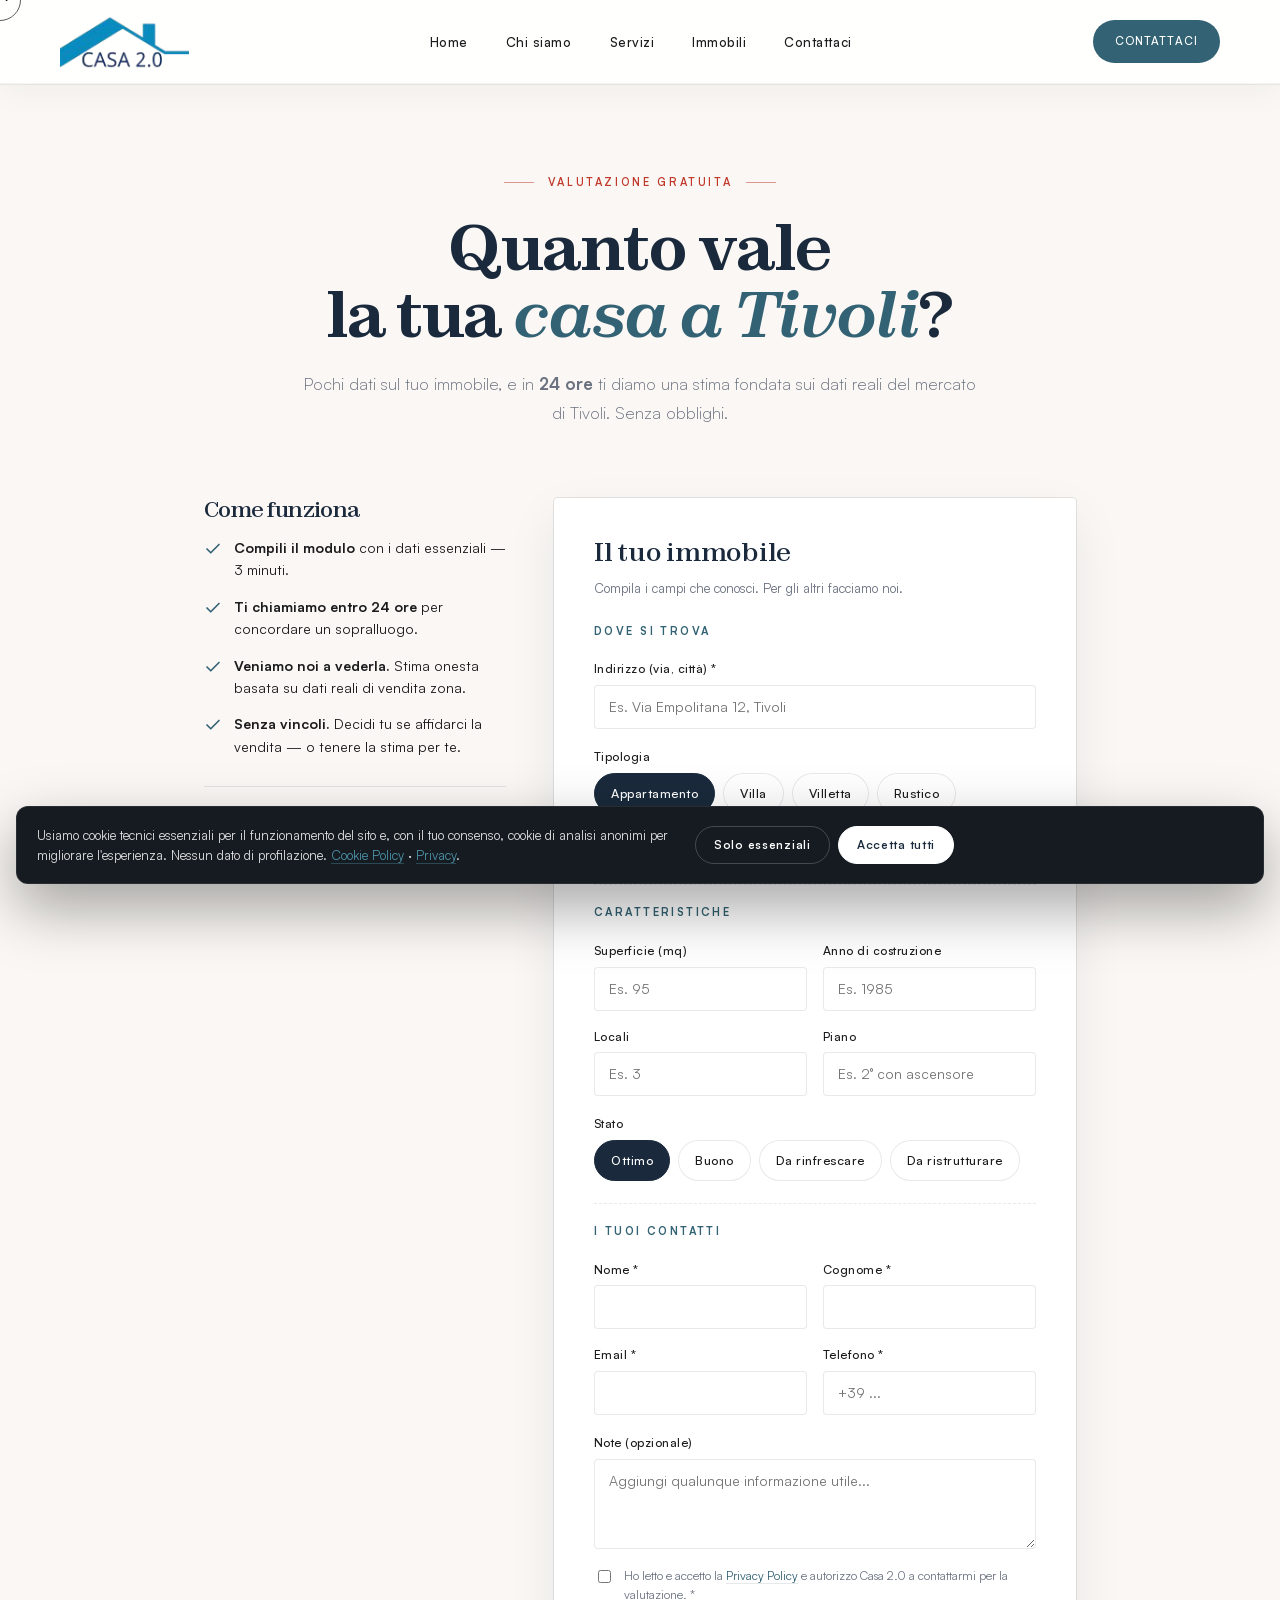
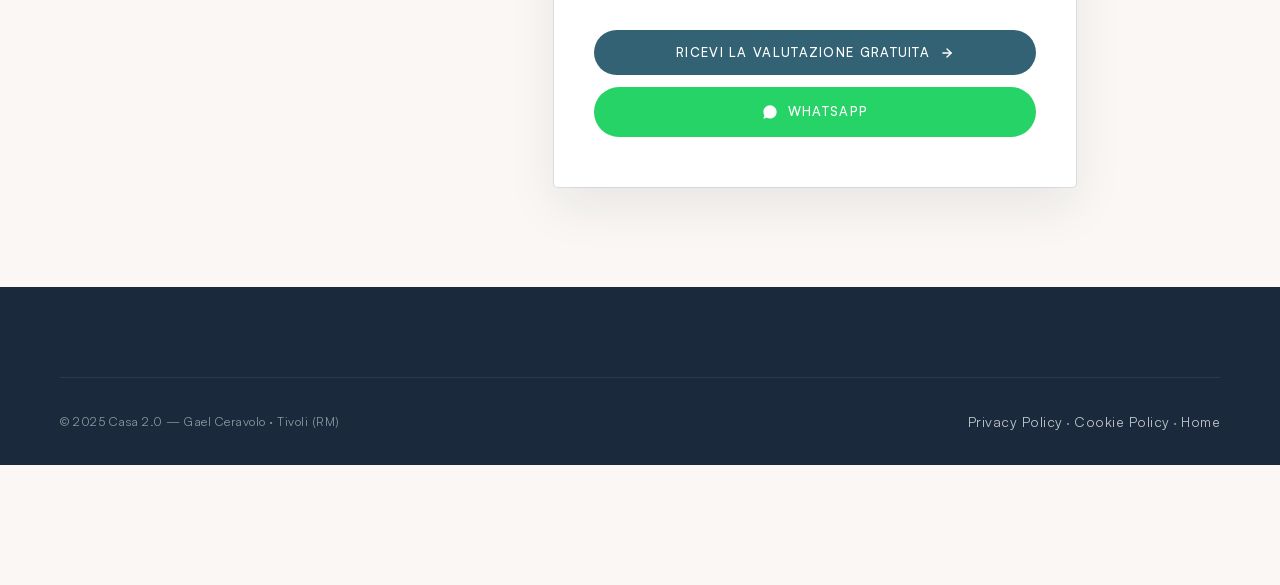
<file: valuta.html>
<!DOCTYPE html>
<html lang="it">
<head>
<meta charset="UTF-8" />
<meta name="viewport" content="width=device-width, initial-scale=1.0" />
<title>Valutazione gratuita immobile a Tivoli — Casa 2.0</title>
<meta name="description" content="Ricevi entro 24 ore una valutazione professionale e gratuita del tuo immobile a Tivoli, Castel Madama, Guidonia. Basata sui dati reali del mercato locale." />
<link rel="canonical" href="https://www.casaduepuntozero.net/valuta.html" />
<link rel="icon" href="assets/favicon.svg" type="image/svg+xml" />
<meta property="og:title" content="Valutazione gratuita immobile — Casa 2.0 Tivoli" />
<meta property="og:description" content="Dati reali del mercato di Tivoli. Risposta entro 24 ore. Senza obblighi." />
<meta property="og:image" content="https://www.casaduepuntozero.net/assets/tivoli-aerial.jpg" />
<meta name="theme-color" content="#1A2A3C" />
<link rel="preload" href="assets/fonts/Zodiak-Variable.woff2" as="font" type="font/woff2" crossorigin>
<link rel="preload" href="assets/fonts/Satoshi-Variable.woff2" as="font" type="font/woff2" crossorigin>
<link rel="stylesheet" href="assets/site.css?v=23">

<style>
  body{ background: var(--paper); }
  .valuta-hero{
    padding: calc(var(--nav-h) + 80px) 0 30px;
    text-align:center;
  }
  .valuta-hero .micro-label{
    color: var(--red-accent);
    display:inline-flex; align-items:center; gap:14px;
    margin-bottom: 22px;
  }
  .valuta-hero .micro-label::before, .valuta-hero .micro-label::after{
    content:""; width:30px; height:1px; background: var(--red-accent); opacity:.5;
  }
  .valuta-hero h1{
    font-size: clamp(40px, 5vw, 72px);
    color: var(--navy); font-weight: 600; letter-spacing:-0.025em; line-height: 1.05;
  }
  .valuta-hero h1 em{ color: var(--primary); }
  .valuta-hero .lead{
    margin: 22px auto 0; max-width: 56ch; color: var(--text-muted);
    font-size: 17px; line-height: 1.7; font-weight: 300;
  }
  .valuta-wrap{ max-width: 920px; margin: 40px auto 100px; padding: 0 24px; display:grid; grid-template-columns: 1fr 1.2fr; gap: 48px; align-items: start; }
  .valuta-side{ position: sticky; top: 110px; }
  .valuta-side h3{ font-family: var(--font-display); font-weight: 500; font-size: 22px; color: var(--navy); margin: 0 0 16px; }
  .valuta-side ul{ list-style:none; padding:0; margin:0; display:grid; gap:14px; }
  .valuta-side li{ display:flex; gap:12px; font-size:14px; color: var(--text-dark); line-height:1.6; }
  .valuta-side li svg{ width:18px; height:18px; flex-shrink:0; color: var(--primary); margin-top:3px; }
  .valuta-side .reassure{
    margin-top: 28px; padding-top: 20px; border-top:1px solid var(--hairline);
    font-size: 13px; color: var(--text-muted); line-height: 1.6;
  }
  .valuta-card{
    background:#fff; border-radius: 4px;
    padding: 40px 40px 36px;
    box-shadow: 0 20px 50px rgba(26,42,60,0.08), 0 0 0 1px var(--hairline);
  }
  .valuta-card h2{ font-family: var(--font-display); font-size: 26px; font-weight: 500; color: var(--navy); margin: 0 0 4px; letter-spacing: -0.01em; }
  .valuta-card .sub{ font-size: 13px; color: var(--text-muted); margin-bottom: 26px; }
  .form-section{ display:grid; gap:18px; }
  .form-section + .form-section{ margin-top: 22px; padding-top: 22px; border-top:1px dashed var(--hairline); }
  .form-section h4{ font-family: var(--font-body); font-size:11px; letter-spacing:0.22em; text-transform: uppercase; color: var(--primary); font-weight:700; margin:0 0 4px; }
  .field{ display:grid; gap:6px; }
  .field label{ font-size:12px; letter-spacing:0.04em; color: var(--text-dark); font-weight:500; }
  .field input, .field select, .field textarea{
    border:1px solid var(--hairline); border-radius: 4px;
    padding: 12px 14px; font-family: var(--font-body); font-size: 14px; color: var(--text-dark);
    background:#fff; transition: border-color .2s ease, box-shadow .2s ease;
  }
  .field input:focus, .field select:focus, .field textarea:focus{
    outline:none; border-color: var(--primary);
    box-shadow: 0 0 0 3px rgba(50,98,115,0.12);
  }
  .field textarea{ min-height: 90px; resize: vertical; font-family: inherit; }
  .grid-2{ display:grid; grid-template-columns: 1fr 1fr; gap:16px; }
  .pill-group{ display:flex; gap:8px; flex-wrap: wrap; }
  .pill-group input[type="radio"]{ position: absolute; opacity:0; pointer-events:none; }
  .pill-group label{
    padding: 9px 16px; border-radius:100px;
    border:1px solid var(--hairline); cursor:pointer;
    font-size: 12.5px; color: var(--text-dark); font-weight:500;
    transition: all .2s ease; background:#fff;
  }
  .pill-group input:checked + label{ background: var(--navy); color:#fff; border-color: var(--navy); }
  .pill-group label:hover{ border-color: var(--primary); }
  .consent{ display:flex; gap:10px; font-size:12px; color: var(--text-muted); line-height: 1.55; align-items:flex-start; }
  .consent input{ margin-top:3px; }
  .consent a{ color: var(--primary); border-bottom:1px solid var(--hairline); }
  .submit-row{ margin-top: 26px; display:flex; gap:12px; flex-wrap:wrap; align-items:center; }
  .submit-row .btn{ flex:1 1 auto; }
  .form-status{ margin-top: 14px; font-size:13px; font-weight: 500; }
  .form-status.error{ color: var(--red-accent); }
  .form-status.success{ color: #1F7A4D; }
  @media (max-width: 760px){
    .valuta-wrap{ grid-template-columns: 1fr; gap: 32px; }
    .valuta-side{ position:static; }
    .grid-2{ grid-template-columns: 1fr; }
    .valuta-card{ padding: 28px 22px; }
  }
</style>
</head>
<body data-screen-label="06 Valutazione">

<!-- NAV (solid) -->
<nav class="nav solid" id="nav">
  <div class="nav__inner">
    <a href="index.html" class="logo" aria-label="Casa 2.0 — Home"><img src="assets/logo.png" alt="Casa 2.0" /></a>
    <ul class="nav__links">
      <li><a href="index.html">Home</a></li>
      <li><a href="chi-siamo.html">Chi siamo</a></li>
      <li><a href="servizi.html">Servizi</a></li>
      <li><a href="properties.html">Immobili</a></li>
      <li><a href="contattaci.html">Contattaci</a></li>
    </ul>
    <a href="contattaci.html" class="btn nav__cta-desktop">Contattaci</a>
    <button class="nav__burger" id="burger" aria-label="Apri menu" aria-expanded="false"><span></span><span></span><span></span></button>
  </div>
</nav>
<div class="nav__overlay" id="nav-overlay" aria-hidden="true">
  <button id="overlay-close" aria-label="Chiudi menu">&times;</button>
  <a href="index.html">Home</a>
  <a href="chi-siamo.html">Chi siamo</a>
  <a href="servizi.html">Servizi</a>
  <a href="properties.html">Immobili</a>
  <a href="contattaci.html">Contattaci</a>
</div>

<header class="valuta-hero">
  <div class="container">
    <span class="micro-label">Valutazione gratuita</span>
    <h1>Quanto vale<br/>la tua <em>casa a Tivoli</em>?</h1>
    <p class="lead">Pochi dati sul tuo immobile, e in <strong>24 ore</strong> ti diamo una stima fondata sui dati reali del mercato di Tivoli. Senza obblighi.</p>
  </div>
</header>

<main class="valuta-wrap">
  <aside class="valuta-side">
    <h3>Come funziona</h3>
    <ul>
      <li><svg viewBox="0 0 24 24" fill="none" stroke="currentColor" stroke-width="2.2" stroke-linecap="round" stroke-linejoin="round"><polyline points="20 6 9 17 4 12"/></svg><span><strong>Compili il modulo</strong> con i dati essenziali — 3 minuti.</span></li>
      <li><svg viewBox="0 0 24 24" fill="none" stroke="currentColor" stroke-width="2.2" stroke-linecap="round" stroke-linejoin="round"><polyline points="20 6 9 17 4 12"/></svg><span><strong>Ti chiamiamo entro 24 ore</strong> per concordare un sopralluogo.</span></li>
      <li><svg viewBox="0 0 24 24" fill="none" stroke="currentColor" stroke-width="2.2" stroke-linecap="round" stroke-linejoin="round"><polyline points="20 6 9 17 4 12"/></svg><span><strong>Veniamo noi a vederla.</strong> Stima onesta basata su dati reali di vendita zona.</span></li>
      <li><svg viewBox="0 0 24 24" fill="none" stroke="currentColor" stroke-width="2.2" stroke-linecap="round" stroke-linejoin="round"><polyline points="20 6 9 17 4 12"/></svg><span><strong>Senza vincoli.</strong> Decidi tu se affidarci la vendita — o tenere la stima per te.</span></li>
    </ul>
    <p class="reassure">I tuoi dati restano in agenzia. Non li condividiamo con terzi. <a href="privacy.html">Privacy Policy</a>.</p>
  </aside>

  <section class="valuta-card">
    <h2>Il tuo immobile</h2>
    <p class="sub">Compila i campi che conosci. Per gli altri facciamo noi.</p>

    <form id="valuta-form" novalidate>
      <div class="form-section">
        <h4>Dove si trova</h4>
        <div class="field"><label for="indirizzo">Indirizzo (via, città) *</label><input id="indirizzo" name="indirizzo" type="text" placeholder="Es. Via Empolitana 12, Tivoli" required></div>

        <div class="field">
          <label>Tipologia</label>
          <div class="pill-group">
            <input type="radio" id="t-appart" name="tipologia" value="Appartamento" checked><label for="t-appart">Appartamento</label>
            <input type="radio" id="t-villa" name="tipologia" value="Villa"><label for="t-villa">Villa</label>
            <input type="radio" id="t-villetta" name="tipologia" value="Villetta a schiera"><label for="t-villetta">Villetta</label>
            <input type="radio" id="t-rustico" name="tipologia" value="Rustico/casale"><label for="t-rustico">Rustico</label>
            <input type="radio" id="t-comm" name="tipologia" value="Commerciale"><label for="t-comm">Commerciale</label>
          </div>
        </div>
      </div>

      <div class="form-section">
        <h4>Caratteristiche</h4>
        <div class="grid-2">
          <div class="field"><label for="mq">Superficie (mq)</label><input id="mq" name="mq" type="number" min="20" max="2000" placeholder="Es. 95"></div>
          <div class="field"><label for="anno">Anno di costruzione</label><input id="anno" name="anno" type="number" min="1800" max="2026" placeholder="Es. 1985"></div>
          <div class="field"><label for="locali">Locali</label><input id="locali" name="locali" type="number" min="1" max="20" placeholder="Es. 3"></div>
          <div class="field"><label for="piano">Piano</label><input id="piano" name="piano" type="text" placeholder="Es. 2° con ascensore"></div>
        </div>
        <div class="field">
          <label>Stato</label>
          <div class="pill-group">
            <input type="radio" id="s-ottimo" name="stato" value="Ottimo" checked><label for="s-ottimo">Ottimo</label>
            <input type="radio" id="s-buono" name="stato" value="Buono"><label for="s-buono">Buono</label>
            <input type="radio" id="s-medio" name="stato" value="Da rinfrescare"><label for="s-medio">Da rinfrescare</label>
            <input type="radio" id="s-ristr" name="stato" value="Da ristrutturare"><label for="s-ristr">Da ristrutturare</label>
          </div>
        </div>
      </div>

      <div class="form-section">
        <h4>I tuoi contatti</h4>
        <div class="grid-2">
          <div class="field"><label for="v-nome">Nome *</label><input id="v-nome" name="nome" type="text" required></div>
          <div class="field"><label for="v-cognome">Cognome *</label><input id="v-cognome" name="cognome" type="text" required></div>
          <div class="field"><label for="v-email">Email *</label><input id="v-email" name="email" type="email" required></div>
          <div class="field"><label for="v-tel">Telefono *</label><input id="v-tel" name="telefono" type="tel" required placeholder="+39 ..."></div>
        </div>
        <div class="field"><label for="v-note">Note (opzionale)</label><textarea id="v-note" name="note" placeholder="Aggiungi qualunque informazione utile..."></textarea></div>
        <label class="consent"><input type="checkbox" name="privacy" required><span>Ho letto e accetto la <a href="privacy.html">Privacy Policy</a> e autorizzo Casa 2.0 a contattarmi per la valutazione. *</span></label>
      </div>

      <div class="submit-row">
        <button type="submit" class="btn">Ricevi la valutazione gratuita
          <svg width="14" height="14" viewBox="0 0 24 24" fill="none" stroke="currentColor" stroke-width="2.4" stroke-linecap="round" stroke-linejoin="round"><line x1="5" y1="12" x2="19" y2="12"/><polyline points="12 5 19 12 12 19"/></svg>
        </button>
        <a href="https://wa.me/393388449030" target="_blank" rel="noopener" class="btn btn--whatsapp">
          <svg width="16" height="16" viewBox="0 0 24 24" fill="currentColor"><path d="M12.04 2C6.58 2 2.13 6.45 2.13 11.91c0 1.75.46 3.45 1.32 4.95L2 22l5.25-1.38a9.9 9.9 0 0 0 4.79 1.22h.01c5.46 0 9.91-4.45 9.91-9.91C21.96 6.45 17.5 2 12.04 2z"/></svg>
          WhatsApp
        </a>
      </div>
      <div class="form-status" id="v-status" aria-live="polite"></div>
    </form>
  </section>
</main>

<!-- FOOTER ridotto -->
<footer class="site-footer">
  <div class="container">
    <div class="footer__bottom" style="border-top:1px solid rgba(255,255,255,0.08); padding-top:32px;">
      <span>© 2025 Casa 2.0 — Gael Ceravolo · Tivoli (RM)</span>
      <span><a href="privacy.html">Privacy Policy</a> · <a href="cookie.html">Cookie Policy</a> · <a href="index.html">Home</a></span>
    </div>
  </div>
</footer>

<script src="assets/site.js?v=11"></script>
<script>
  /* Form valutazione — riusa la stessa logica web3forms/mailto del form contatti */
  (function(){
    const WEB3FORMS_KEY = ''; // incolla qui access key da web3forms.com
    const LEAD_EMAIL    = 'info@casaduepuntozero.net';
    const form = document.getElementById('valuta-form');
    const fst  = document.getElementById('v-status');
    if(!form) return;
    form.addEventListener('submit', async e=>{
      e.preventDefault(); fst.className='form-status'; fst.textContent='';
      const f = new FormData(form);
      const get = k => (f.get(k)||'').toString().trim();
      const errs = [];
      if(!get('nome') || !get('cognome')) errs.push('Inserisci nome e cognome.');
      if(!/^[^\s@]+@[^\s@]+\.[^\s@]+$/.test(get('email'))) errs.push('Email non valida.');
      if(!get('telefono')) errs.push('Inserisci un numero di telefono.');
      if(!get('indirizzo')) errs.push('Inserisci l’indirizzo dell’immobile.');
      if(!f.get('privacy')) errs.push('Accetta la privacy policy.');
      if(errs.length){ fst.classList.add('error'); fst.textContent = errs[0]; return; }
      const btn = form.querySelector('[type="submit"]'); const label = btn.innerHTML;
      btn.disabled = true; btn.textContent = 'Invio…';
      // Webhook parallelo (n8n/Make)
      if(window.Casa20 && window.Casa20.sendLead){
        window.Casa20.sendLead({ form:'valuta',
          nome:get('nome'), cognome:get('cognome'), email:get('email'), telefono:get('telefono'),
          indirizzo:get('indirizzo'), tipologia:get('tipologia'), mq:get('mq'), anno:get('anno'),
          locali:get('locali'), piano:get('piano'), stato:get('stato'), note:get('note')
        });
      }
      const payload = {
        access_key: WEB3FORMS_KEY,
        subject: `Valutazione immobile — ${get('nome')} ${get('cognome')} — ${get('indirizzo')}`,
        from_name: `${get('nome')} ${get('cognome')}`,
        indirizzo: get('indirizzo'), tipologia: get('tipologia'),
        mq: get('mq'), anno: get('anno'), locali: get('locali'), piano: get('piano'), stato: get('stato'),
        email: get('email'), telefono: get('telefono'), note: get('note'),
      };
      try{
        if(WEB3FORMS_KEY){
          const r = await fetch('https://api.web3forms.com/submit',{ method:'POST', headers:{'Content-Type':'application/json',Accept:'application/json'}, body: JSON.stringify(payload) });
          if(!r.ok) throw new Error('bad');
          fst.classList.add('success'); fst.textContent = '✓ Richiesta inviata. Ti chiamiamo entro 24 ore.'; form.reset();
        } else {
          const body = Object.entries(payload).filter(([k])=>k!=='access_key').map(([k,v])=>`${k}: ${v}`).join('%0D%0A');
          window.location.href = `mailto:${LEAD_EMAIL}?subject=${encodeURIComponent(payload.subject)}&body=${body}`;
          fst.classList.add('success'); fst.textContent = '✓ Si apre il tuo programma di posta. Oppure scrivici su WhatsApp.';
        }
      } catch(err){
        fst.classList.add('error'); fst.textContent = 'Invio non riuscito. Scrivici su WhatsApp o chiama il 338 844 9030.';
      }
      btn.disabled = false; btn.innerHTML = label;
    });
  })();
</script>
</body>
</html>
</file>
<file: assets/site.css>
/* ==========================================================
   Casa 2.0 — Shared site styles
   Tipografia: Cormorant Garamond (display) + Poppins (UI/body)
   Tipografia: Zodiak (serif display) + Satoshi (UI/body) — self-hosted
   Palette: navy-teal #326273 dominante, rosso accento, beige paper
   ========================================================== */

/* ---- Self-hosted variable fonts (Fontshare) ---- */
@font-face{
  font-family:"Zodiak"; src:url("fonts/Zodiak-Variable.woff2") format("woff2");
  font-weight:100 900; font-style:normal; font-display:swap;
}
@font-face{
  font-family:"Zodiak"; src:url("fonts/Zodiak-VariableItalic.woff2") format("woff2");
  font-weight:100 900; font-style:italic; font-display:swap;
}
@font-face{
  font-family:"Satoshi"; src:url("fonts/Satoshi-Variable.woff2") format("woff2");
  font-weight:300 900; font-style:normal; font-display:swap;
}

:root{
  --primary:        #326273;
  --primary-light:  #4A8FA3;
  --primary-soft:   #B8D2DA;
  --navy:           #1A2A3C;
  --navy-soft:      #2A4255;
  --beige:          #F5ECE8;
  --paper:          #FAF7F4;
  --red-accent:     #C0392B;
  --accent-warm:    #E8674F;   /* accento caldo legibile su foto/fondo scuro (hero) */
  --white:          #FFFFFF;
  --text-dark:      #1C1C1E;
  --text-muted:     #6B7280;
  --hairline:       rgba(26,42,60,0.10);

  /* Display = Zodiak (serif alto contrasto) · Accento = Zodiak italic (stessa famiglia) · Body = Satoshi */
  --font-display: "Zodiak", Georgia, "Times New Roman", serif;
  --font-accent:  "Zodiak", Georgia, serif;
  --font-body:    "Satoshi", -apple-system, BlinkMacSystemFont, "Segoe UI", sans-serif;

  --ink:            #0E1116;   /* near-black per gradient/superfici scure */
  --ink-2:          #161B22;

  --max: 1240px;
  --nav-h: 84px;

  /* hero overlay defaults (page-tweakable) */
  --hero-tint: 0.22;
  --hero-bottom: 0.85;
}

/* ============================================================
   RESET / BASE
   ============================================================ */
*,*::before,*::after{box-sizing:border-box;}
html{scroll-behavior:smooth; -webkit-text-size-adjust:100%;}
body{
  margin:0;
  font-family:var(--font-body);
  font-weight:400;
  color:var(--text-dark);
  background:var(--white);
  line-height:1.65;
  -webkit-font-smoothing:antialiased;
  overflow-x:hidden;
}
img{max-width:100%; display:block;}
a{color:inherit; text-decoration:none;}
button{font-family:inherit; cursor:pointer; border:none; background:none; color:inherit;}

h1,h2,h3,h4{
  font-family:var(--font-display);
  font-weight:600;
  line-height:1.06;
  margin:0;
  letter-spacing:-0.025em;
}
/* Accento nei titoli: STESSA famiglia (Zodiak) in CORSIVO = eleganza, zero stacco.
   (come "The Blockchain Built": il corsivo serif sulla parola chiave) */
h1 em, h2 em, h3 em, h4 em, .hero h1 em{
  font-family: inherit !important;
  font-style: italic !important;
  font-weight: inherit;
}
.hero h1 em{ color: #fff; }
/* Solo i blocchi-citazione STANDALONE (non inline) restano serif italic eleganti */
.quote-section blockquote, .footer__tag{
  font-family: var(--font-accent);
  font-style: italic;
}

.micro-label{
  font-family:var(--font-body);
  font-weight:600;
  font-size:11px;
  text-transform:uppercase;
  letter-spacing:0.24em;
}

.container{ max-width:var(--max); margin:0 auto; padding:0 40px; }

/* Accessibilità: testo visibile solo a screen reader */
.sr-only{ position:absolute; width:1px; height:1px; padding:0; margin:-1px; overflow:hidden; clip:rect(0,0,0,0); white-space:nowrap; border:0; }

/* ============================================================
   NAV
   ============================================================ */
.nav{
  position:fixed; top:0; left:0; right:0;
  height:var(--nav-h);
  display:flex; align-items:center;
  z-index:100;
  background:transparent;
  transition: background 350ms ease, backdrop-filter 350ms ease, box-shadow 350ms ease, border-color 350ms ease;
  border-bottom:1px solid transparent;
}
.nav.scrolled, .nav.solid{
  background:rgba(255,255,255,0.9);
  backdrop-filter: blur(18px) saturate(140%);
  -webkit-backdrop-filter: blur(18px) saturate(140%);
  box-shadow: 0 1px 0 rgba(26,42,60,0.06), 0 10px 30px rgba(26,42,60,0.04);
  border-bottom-color: rgba(26,42,60,0.05);
}
.nav__inner{
  width:100%; max-width:var(--max); margin:0 auto;
  padding:0 40px;
  display:flex; align-items:center; justify-content:space-between; gap:24px;
}
.logo{ display:flex; align-items:center; height: 56px; }
.logo img{
  height: 100%; width:auto; display:block;
  transition: filter 350ms ease;
}
/* Over the dark hero (nav transparent) → logo bianco per contrasto (fix blu-su-blu) */
.nav:not(.scrolled):not(.solid) .logo img{
  filter: brightness(0) invert(1) drop-shadow(0 1px 2px rgba(0,0,0,0.25));
}
/* Scrolled / solid (sfondo bianco) → logo brand teal normale */
.nav.scrolled .logo img, .nav.solid .logo img{ filter: none; }

.nav__links{
  display:flex; gap:38px;
  list-style:none; margin:0; padding:0;
}
.nav__links a{
  font-size:13px;
  font-weight:500;
  letter-spacing:0.04em;
  color:var(--text-dark);
  position:relative;
  padding:8px 0;
  transition: color 200ms ease;
}
.nav__links a::after{
  content:""; position:absolute; left:0; right:0; bottom:0; height:1px;
  background:var(--primary);
  transform:scaleX(0); transform-origin:center;
  transition: transform 280ms ease;
}
.nav__links a:hover,.nav__links a.active{color:var(--primary);}
.nav__links a:hover::after,.nav__links a.active::after{transform:scaleX(1);}
.nav:not(.scrolled):not(.solid) .nav__links a{color:rgba(255,255,255,0.95);}
.nav:not(.scrolled):not(.solid) .nav__links a::after{background:#fff;}

/* CTA button */
.btn{
  display:inline-flex; align-items:center; justify-content:center; gap:10px;
  font-family:var(--font-body);
  font-weight:500;
  font-size:13px;
  letter-spacing:0.1em;
  text-transform:uppercase;
  padding:14px 28px;
  border-radius:100px;
  background:var(--primary);
  color:#fff;
  transition: transform 280ms ease, box-shadow 280ms ease, background 280ms ease, color 280ms ease;
  white-space:nowrap;
  cursor:pointer;
}
.btn:hover{
  transform: translateY(-2px);
  box-shadow: 0 0 24px rgba(50,98,115,0.35), 0 14px 30px rgba(50,98,115,0.22);
  background: var(--primary-light);
}
.btn--lg{ font-size:13px; padding:18px 38px; }
.btn--xl{ font-size:14px; padding:22px 44px; }
.btn--outline{
  background: transparent; color: var(--primary); border:1.5px solid var(--primary);
}
.btn--outline:hover{ background: var(--primary); color:#fff; }
.btn--whatsapp{ background:#25D366; color:#fff; }
.btn--whatsapp:hover{ background:#1FB855; }
.nav .btn{ font-size:11.5px; padding:12px 22px; }
.nav__lang{
  font-family: var(--font-body); font-size: 10.5px; letter-spacing: 0.2em;
  text-transform: uppercase; font-weight: 700; color: var(--text-muted);
  padding: 7px 11px; border-radius: 100px;
  border: 1px solid var(--hairline);
  transition: all .22s ease;
  margin-right: 4px;
}
.nav__lang:hover{ color: var(--primary); border-color: var(--primary); }
.nav:not(.scrolled):not(.solid) .nav__lang{ color: rgba(255,255,255,0.85); border-color: rgba(255,255,255,0.3); }
.nav:not(.scrolled):not(.solid) .nav__lang:hover{ color:#fff; border-color:#fff; background: rgba(255,255,255,0.08); }
@media (max-width: 960px){ .nav__lang{ display:none; } }
.nav:not(.scrolled):not(.solid) .btn{
  background: rgba(255,255,255,0.14);
  color:#fff;
  border:1px solid rgba(255,255,255,0.4);
  backdrop-filter: blur(6px);
}
.nav:not(.scrolled):not(.solid) .btn:hover{
  background:#fff; color: var(--primary); border-color:#fff;
}

/* burger */
.nav__burger{
  display:none;
  width:42px; height:42px;
  flex-direction:column; justify-content:center; align-items:center; gap:6px;
  border-radius:8px;
}
.nav__burger span{
  width:22px; height:1.5px; background:#fff;
  transition: transform 300ms ease, opacity 200ms ease, background 200ms ease;
}
.nav.scrolled .nav__burger span, .nav.solid .nav__burger span{ background:var(--primary); }
.nav__burger.open span:nth-child(1){ transform: translateY(7px) rotate(45deg); }
.nav__burger.open span:nth-child(2){ opacity:0; }
.nav__burger.open span:nth-child(3){ transform: translateY(-7px) rotate(-45deg); }

.nav__overlay{
  position:fixed; inset:0;
  background:var(--navy);
  z-index:99;
  display:flex; flex-direction:column; align-items:center; justify-content:center;
  gap:32px;
  opacity:0; pointer-events:none;
  transition: opacity 350ms ease;
}
.nav__overlay.open{ opacity:1; pointer-events:auto; }
#overlay-close{
  position:absolute; top:24px; right:28px;
  background:none; border:none; cursor:pointer;
  color:#fff; font-size:32px; line-height:1;
  opacity:.7; transition: opacity 200ms ease;
}
#overlay-close:hover{ opacity:1; }
.nav__overlay a{
  font-family:var(--font-display); color:#fff;
  font-size:30px; font-weight:500;
}

/* ============================================================
   HERO BASE (riusabile su tutte le pagine)
   ============================================================ */
.hero{
  position:relative;
  min-height:100vh;
  display:flex; align-items:center; justify-content:center;
  color:#fff;
  overflow:hidden;
  isolation:isolate;
  text-align:center;
}
.hero__bg{
  position:absolute; inset:0;
  background-position:center; background-size:cover; background-repeat:no-repeat;
  z-index:-3;
  transform:scale(1.06);
  filter: brightness(0.86) saturate(0.95) contrast(0.98);
  animation: heroZoom 20s ease-out forwards;
}
@keyframes heroZoom{ from{transform:scale(1.14);} to{transform:scale(1.0);} }
/* scrim NEUTRO near-black (niente più tinta blu) — la foto resta naturale, il testo legge */
.hero__wash{
  position:absolute; inset:0;
  background:
    linear-gradient(180deg,
      rgba(14,17,22, 0.30) 0%,
      rgba(14,17,22, 0.12) 42%,
      rgba(14,17,22, 0.00) 62%);
  mix-blend-mode: normal;
  z-index:-2;
}
.hero__overlay{
  position:absolute; inset:0;
  background:
    /* campo calmo focale dietro il testo centrale (scuro al centro, sfuma ai bordi) */
    radial-gradient(58% 48% at 50% 46%, rgba(14,17,22,0.66) 0%, rgba(14,17,22,0.34) 52%, rgba(14,17,22,0.04) 82%),
    /* leggero scuro generale + base più scura per CTA/scroll */
    linear-gradient(180deg, rgba(14,17,22,0.28) 0%, rgba(14,17,22,0.10) 32%, rgba(14,17,22,0.80) 100%);
  z-index:-1;
}
.hero__content{
  position:relative;
  width:100%;
  max-width: 920px;
  margin:0 auto;
  padding: var(--nav-h) 40px 0;
}
.hero__eyebrow{
  display:inline-flex; align-items:center; gap:14px;
  color: rgba(255,255,255,0.85);
  margin-bottom: 30px;
}
.hero__eyebrow .line{ width: 38px; height:1px; background: rgba(255,255,255,0.5); }
.hero h1{
  font-size: clamp(46px, 6.8vw, 88px);
  font-weight:700;
  color:#fff;
  letter-spacing:-0.035em;
  /* alone scuro stretto attorno alle lettere = leggibilità su foto dettagliata, senza tinte */
  text-shadow: 0 2px 16px rgba(0,0,0,0.55), 0 1px 3px rgba(0,0,0,0.6);
  line-height:1.02;
}
.hero h1 em{ font-weight:500; letter-spacing:-0.01em; }
.hero__sub{
  max-width: 56ch;
  margin: 30px auto 0;
  font-size: clamp(15px, 1.1vw, 17px);
  color: rgba(255,255,255,0.85);
  font-weight:300;
  line-height:1.7;
}
.hero__cta{ margin-top: 44px; }

.scroll-cue{
  position:absolute;
  left:50%; bottom:34px;
  transform:translateX(-50%);
  color:rgba(255,255,255,0.85);
  font-size:10.5px;
  letter-spacing:0.36em;
  font-weight:600;
  text-transform:uppercase;
  display:flex; flex-direction:column; align-items:center; gap:10px;
  z-index:1;
  transition: color 250ms ease, transform 350ms ease;
}
.scroll-cue:hover{ color:#fff; transform: translate(-50%, -3px); }
.scroll-cue .stem{
  width:1px; height:46px;
  background: linear-gradient(to bottom, rgba(255,255,255,0.7), transparent);
  position:relative;
  overflow:hidden;
}
.scroll-cue .stem::after{
  content:""; position:absolute; left:0; top:-20px; width:1px; height:20px;
  background:#fff;
  animation: scrollDown 1.8s ease-in-out infinite;
}
@keyframes scrollDown{
  0%{transform: translateY(0); opacity:0;}
  30%{opacity:1;}
  100%{transform: translateY(66px); opacity:0;}
}

/* hero entrance helpers */
.hero__fade{ opacity:0; transform: translateY(20px); animation: rise 800ms cubic-bezier(.2,.7,.2,1) forwards; }
.hero__fade.d1{ animation-delay: 60ms; }
.hero__fade.d2{ animation-delay: 600ms; }
.hero__fade.d3{ animation-delay: 760ms; }
.hero__fade.d4{ animation-delay: 1000ms; }
@keyframes rise{ to{opacity:1; transform: translateY(0);} }

/* FIX: la scroll-cue è centrata con translateX(-50%); l'animazione rise
   sovrascriveva il transform spostandola a destra. Keyframe dedicato che
   preserva la centratura orizzontale. */
.scroll-cue.hero__fade{
  transform: translateX(-50%) translateY(20px);
  animation: scrollCueRise 800ms cubic-bezier(.2,.7,.2,1) forwards;
}
@keyframes scrollCueRise{ to{ opacity:1; transform: translateX(-50%) translateY(0); } }

/* ============================================================
   SECTION BASE
   ============================================================ */
.section{ padding: 130px 0; position:relative; }
.section--beige{ background: var(--paper); }
.section--navy { background: var(--navy); color:#fff; }
.section--white{ background: var(--white); }

.section-head{
  text-align:center;
  max-width: 760px;
  margin: 0 auto 80px;
}
.section-head .micro-label{
  color: var(--primary);
  display:inline-flex; align-items:center; gap:12px;
  margin-bottom: 22px;
}
.section-head .micro-label::before,
.section-head .micro-label::after{
  content:""; width: 28px; height:1px; background: var(--primary); opacity:0.4;
}
.section-head h2{
  font-size: clamp(36px, 4.2vw, 58px);
  line-height: 1.08;
  color: var(--navy);
  font-weight: 600;
  letter-spacing: -0.03em;
}
.section-head h2 em{ color: var(--primary); font-weight:500; }
.section-head .lead{
  margin: 22px auto 0;
  color: var(--text-muted);
  font-size:17px;
  max-width: 60ch;
}

/* ============================================================
   FOOTER
   ============================================================ */
footer.site-footer{
  background: var(--navy);
  color: rgba(255,255,255,0.7);
  padding: 90px 0 32px;
}
.footer-grid{
  display:grid;
  grid-template-columns: 1.5fr 1fr 1fr 1fr;
  gap: 60px;
  padding-bottom: 60px;
  border-bottom: 1px solid rgba(255,255,255,0.08);
}
footer.site-footer .logo img{ filter: brightness(0) invert(1); height: 52px; }
footer.site-footer h4{
  font-family: var(--font-body);
  font-size: 11px;
  text-transform: uppercase;
  letter-spacing: 0.22em;
  color: #fff;
  margin: 26px 0 24px;
  font-weight: 600;
}
footer.site-footer ul{ list-style:none; padding:0; margin:0; display:grid; gap:14px;}
footer.site-footer a{ color: rgba(255,255,255,0.7); font-size:14px; transition: color 200ms ease;}
footer.site-footer a:hover{ color:#fff;}
.footer__tag{
  margin-top: 26px;
  font-family: var(--font-display);
  font-style: italic;
  line-height: 1.55;
  color: rgba(255,255,255,0.65);
  max-width: 38ch;
  font-size: 18px;
  font-weight:400;
}
.footer__social{ display:flex; gap:12px; margin-top: 28px; }
.footer__social a{
  width:38px; height:38px; border-radius: 50%;
  border:1px solid rgba(255,255,255,0.15);
  display:inline-flex; align-items:center; justify-content:center;
  transition: all 250ms ease;
}
.footer__social a:hover{ border-color:#fff; background:#fff; color: var(--navy); transform: translateY(-2px); }
.footer__social svg{width:16px; height:16px;}
.footer__bottom{
  padding-top: 32px;
  display:flex; justify-content:space-between; align-items:center; gap:20px;
  font-size: 12.5px;
  color: rgba(255,255,255,0.5);
  flex-wrap:wrap;
  letter-spacing:0.04em;
}
.footer__bottom a:hover{ color:#fff; }

/* ============================================================
   REVEAL
   ============================================================ */
.reveal{
  opacity:0; transform: translateY(28px);
  transition: opacity 800ms ease-out, transform 800ms cubic-bezier(.2,.7,.2,1);
}
.reveal.visible{ opacity:1; transform: translateY(0); }
.reveal[data-delay="1"]{ transition-delay: 120ms; }
.reveal[data-delay="2"]{ transition-delay: 240ms; }
.reveal[data-delay="3"]{ transition-delay: 360ms; }

/* ============================================================
   PLACEHOLDER (per immagini ancora da fornire)
   ============================================================ */
.ph{
  background:
    repeating-linear-gradient(135deg, rgba(50,98,115,0.06) 0 12px, rgba(50,98,115,0.02) 12px 24px),
    var(--paper);
  border:1px dashed rgba(50,98,115,0.3);
  color: var(--primary);
  display:flex; align-items:center; justify-content:center;
  font-family: var(--font-body);
  font-size: 12px;
  letter-spacing: 0.2em;
  text-transform: uppercase;
  text-align:center;
  padding: 16px;
}

/* ============================================================
   TWEAKS PANEL (shared)
   ============================================================ */
.tweaks{
  position:fixed; bottom:24px; right:24px;
  width: 280px;
  background: rgba(26,42,60,0.97);
  backdrop-filter: blur(14px);
  -webkit-backdrop-filter: blur(14px);
  border-radius: 16px;
  padding: 16px 18px 18px;
  color:#fff;
  font-family: var(--font-body);
  font-size: 12.5px;
  box-shadow: 0 24px 60px rgba(0,0,0,0.32);
  z-index:200;
  display:none;
  border:1px solid rgba(255,255,255,0.08);
}
.tweaks.open{ display:block; }
.tweaks__title{
  display:flex; justify-content:space-between; align-items:center;
  font-size: 10.5px; font-weight:700; text-transform: uppercase; letter-spacing: 0.18em;
  color: rgba(255,255,255,0.55);
  margin-bottom: 14px;
}
.tweaks__title button{ color: rgba(255,255,255,0.6); font-size: 18px; line-height: 1; }
.tweaks__row{ display:grid; gap: 6px; margin-bottom: 14px;}
.tweaks__row label{
  font-size: 10.5px; text-transform: uppercase; letter-spacing: 0.14em;
  color: rgba(255,255,255,0.7); font-weight:600;
}
.tweaks__row input[type=range]{ width:100%; accent-color: var(--primary-light);}
.tweaks__chips{ display:flex; gap:6px; flex-wrap:wrap;}
.tweaks__chip{
  padding: 6px 10px; border-radius: 999px;
  background: rgba(255,255,255,0.08);
  color:#fff; border:1px solid transparent;
  font-size: 11px; cursor:pointer;
}
.tweaks__chip.active{ background: var(--primary-light); border-color: rgba(255,255,255,0.2); }

/* ============================================================
   RESPONSIVE
   ============================================================ */
@media (max-width: 960px){
  .nav__links, .nav__cta-desktop { display:none; }
  .nav__burger{ display:flex; }
  .footer-grid{ grid-template-columns: 1fr 1fr; gap:40px;}
  .section{ padding: 90px 0; }
  .tweaks{ width: calc(100vw - 32px); right: 16px; bottom: 16px; }
}
@media (max-width: 560px){
  .container{ padding: 0 22px; }
  .nav__inner{ padding: 0 22px; }
  .hero__content{ padding: var(--nav-h) 22px 0; }
  .logo{ height: 44px; }
  footer.site-footer .logo img{ height: 44px; }
}

/* ============================================================
   FORM ACTIONS (submit + WhatsApp)
   ============================================================ */
.form-actions{ display:flex; gap:12px; flex-wrap:wrap; margin-top: 8px; }
.form-actions .btn{ flex:1 1 auto; }
.form-actions .btn--whatsapp{ flex:0 0 auto; }

/* ============================================================
   NAVY SECTION — depth (era piatta)
   Sottile texture + vignette per dare profondità al brand moment
   ============================================================ */
.section--navy{
  background:
    radial-gradient(120% 90% at 50% -10%, rgba(74,143,163,0.18) 0%, transparent 55%),
    radial-gradient(80% 60% at 110% 120%, rgba(192,57,43,0.10) 0%, transparent 55%),
    var(--navy);
}
.section--navy::before{
  content:""; position:absolute; inset:0; pointer-events:none;
  background: radial-gradient(130% 110% at 50% 50%, transparent 55%, rgba(0,0,0,0.35) 100%);
}

/* ============================================================
   ACCESSIBILITÀ — rispetta prefers-reduced-motion
   ============================================================ */
@media (prefers-reduced-motion: reduce){
  *, *::before, *::after{
    animation-duration: 0.001ms !important;
    animation-iteration-count: 1 !important;
    transition-duration: 0.001ms !important;
    scroll-behavior: auto !important;
  }
  .hero__bg{ animation:none !important; transform:none !important; }
  .reveal{ opacity:1 !important; transform:none !important; }
  .hero__fade{ opacity:1 !important; transform:none !important; }
  .cursor-dot, .cursor-ring{ display:none !important; }
}

/* ============================================================
   MOTION LAYER — immersione su tutte le pagine
   ============================================================ */

/* 1 — Scroll progress bar */
.scroll-progress{
  position:fixed; top:0; left:0; height:3px; width:100%;
  transform: scaleX(0); transform-origin:0 50%;
  background: linear-gradient(90deg, var(--primary), var(--red-accent));
  z-index:300; pointer-events:none;
}

/* 2 — Custom cursor (solo desktop, fine pointer) */
.cursor-dot, .cursor-ring{
  position:fixed; top:0; left:0; border-radius:50%;
  pointer-events:none; z-index:9999; mix-blend-mode:difference;
  translate:-50% -50%;
}
/* Dot = micro silhouette tetto Casa 2.0 (SVG inline come background) */
.cursor-dot{
  width:18px; height:18px; border-radius:0;
  mix-blend-mode: difference;
  background: transparent;
  background-image: url("data:image/svg+xml;utf8,<svg xmlns='http://www.w3.org/2000/svg' viewBox='0 0 24 24' fill='none' stroke='%23ffffff' stroke-width='2.4' stroke-linecap='round' stroke-linejoin='round'><path d='M3 12 L12 4 L17 8.5 L17 5 L19 5 L19 10.5 L21 12'/></svg>");
  background-size: contain; background-repeat: no-repeat; background-position: center;
  transition: width .22s var(--ease-out), height .22s var(--ease-out), opacity .2s;
}
.cursor-ring{
  width:42px; height:42px; border:1px solid rgba(255,255,255,0.65);
  transition: width .28s var(--ease-out), height .28s var(--ease-out), border-color .25s, background .25s, border-radius .25s;
}
/* Hover: l'anello cresce, il tetto si rimpicciolisce dentro */
body.cursor-hover .cursor-ring{ width:64px; height:64px; background: rgba(255,255,255,0.08); border-color:#fff; }
body.cursor-hover .cursor-dot{ width:14px; height:14px; opacity:.9; }
/* Su input/textarea (cursor:text) nascondo il tetto, anello sottile orizzontale */
body.cursor-text .cursor-ring{ width:2px; height:22px; border-radius:0; background:#fff; border-color:transparent; }
body.cursor-text .cursor-dot{ opacity:0; }
body.has-custom-cursor{ cursor:none; }
body.has-custom-cursor a, body.has-custom-cursor button, body.has-custom-cursor .btn{ cursor:none; }
body.has-custom-cursor input, body.has-custom-cursor textarea, body.has-custom-cursor [contenteditable]{ cursor:text; }
@media (hover:none), (pointer:coarse){ .cursor-dot, .cursor-ring{ display:none; } }

/* 3 — Reveal direzionali (oltre al base .reveal) */
.reveal--left { opacity:0; transform: translateX(-48px); transition: opacity .9s ease, transform .9s var(--ease-out); }
.reveal--right{ opacity:0; transform: translateX(48px);  transition: opacity .9s ease, transform .9s var(--ease-out); }
.reveal--up   { opacity:0; transform: translateY(48px);  transition: opacity .9s ease, transform .9s var(--ease-out); }
.reveal--scale{ opacity:0; transform: scale(.9);         transition: opacity .9s ease, transform .9s var(--ease-out); filter: blur(6px);}
.reveal--left.visible, .reveal--right.visible, .reveal--up.visible{ opacity:1; transform:none; }
.reveal--scale.visible{ opacity:1; transform:none; filter:blur(0); }
.reveal[data-delay="4"]{ transition-delay: 480ms; }
.reveal[data-delay="5"]{ transition-delay: 600ms; }

/* 4 — Stagger: figli che entrano in sequenza quando il padre è .visible */
.stagger > *{ opacity:0; transform: translateY(26px); transition: opacity .7s ease, transform .7s var(--ease-out); }
.stagger.visible > *{ opacity:1; transform:none; }
.stagger.visible > *:nth-child(1){ transition-delay:.05s; }
.stagger.visible > *:nth-child(2){ transition-delay:.13s; }
.stagger.visible > *:nth-child(3){ transition-delay:.21s; }
.stagger.visible > *:nth-child(4){ transition-delay:.29s; }
.stagger.visible > *:nth-child(5){ transition-delay:.37s; }
.stagger.visible > *:nth-child(6){ transition-delay:.45s; }

/* 5 — Lift universale + press feedback */
.lift{ transition: transform .45s var(--ease-out), box-shadow .45s ease; will-change: transform; }
.lift:hover{ transform: translateY(-6px); }
.btn:active, .pillar:active, .pcard:active, .vmember:active{ transform: scale(.97); }

/* 6 — Click ripple */
.ripple{
  position:absolute; border-radius:50%; transform: translate(-50%,-50%) scale(0);
  background: rgba(255,255,255,0.5); pointer-events:none;
  animation: rippleGo .6s ease-out forwards; mix-blend-mode:overlay;
}
@keyframes rippleGo{ to{ transform: translate(-50%,-50%) scale(1); opacity:0; } }

/* 7 — Reveal a maschera per i titoli (clip) */
.line-reveal{ display:inline-block; overflow:hidden; vertical-align:bottom; }
.line-reveal > span{ display:inline-block; transform: translateY(110%); transition: transform .9s var(--ease-out); }
.line-reveal.visible > span{ transform: translateY(0); }

/* 8 — Link/nav animati già presenti; aggiungo focus-visible accessibile */
a:focus-visible, button:focus-visible, .btn:focus-visible{
  outline: 2px solid var(--primary-light); outline-offset: 3px; border-radius: 4px;
}

/* ============================================================
   FLOATING DUAL CTA — sempre raggiungibile (valuta + contatti)
   ============================================================ */
.fab{
  position:fixed; right: 22px; bottom: 22px; z-index: 380;
  display:flex; flex-direction:column; gap: 10px;
  align-items:flex-end;
  opacity:0; transform: translateY(20px);
  transition: opacity .5s ease, transform .5s var(--ease-out), bottom .35s ease;
  pointer-events:none;
}
.fab.is-visible{ opacity:1; transform:none; pointer-events:auto; }
.fab a{
  display:inline-flex; align-items:center; gap:10px;
  padding: 14px 22px;
  border-radius: 100px;
  font-family: var(--font-body); font-weight:600; font-size: 13px;
  letter-spacing: 0.06em; text-transform: uppercase;
  background: var(--navy); color:#fff;
  box-shadow: 0 16px 36px rgba(26,42,60,0.35), 0 0 0 1px rgba(255,255,255,0.06) inset;
  transition: transform .25s var(--ease-out), background .25s ease, box-shadow .25s ease;
  cursor:pointer; white-space:nowrap;
}
.fab a:hover{ transform: translateY(-3px); background: var(--primary); box-shadow: 0 22px 44px rgba(50,98,115,0.42); }
.fab a svg{ width:16px; height:16px; }
.fab a.fab--primary{
  background: var(--primary);
  font-size: 13.5px; padding: 16px 26px;
}
.fab a.fab--primary:hover{ background: var(--navy); }
.fab a.fab--wa{
  background:#25D366; padding: 12px 18px; font-size: 12px;
  position: relative;
}
.fab a.fab--wa::before{
  content:""; position:absolute; inset:0;
  border-radius: 100px;
  background: #25D366;
  z-index:-1; opacity:.55;
  animation: fabWaPulse 2.6s ease-out infinite;
}
@keyframes fabWaPulse{
  0%{ transform: scale(1); opacity:.55; }
  100%{ transform: scale(1.32); opacity:0; }
}
.fab a.fab--wa:hover{ background:#1FB855; }
.fab a.fab--wa:hover::before{ animation-play-state: paused; opacity:0; }
@media (prefers-reduced-motion: reduce){ .fab a.fab--wa::before{ animation:none; opacity:0; } }
/* Se cookie banner attivo, alza il FAB */
body.cookie-active .fab{ bottom: 120px; }
@media (max-width: 560px){
  .fab{ right: 14px; bottom: 14px; }
  .fab a{ padding: 12px 16px; font-size: 12px; }
  body.cookie-active .fab{ bottom: 160px; }
}
@media (prefers-reduced-motion: reduce){
  .fab{ transition: opacity .2s ease; }
}

/* ============================================================
   EXIT-INTENT MODAL — minimo, mai intrusivo
   ============================================================ */
#exit-modal{
  position:fixed; inset:0; z-index:500;
  background: rgba(14,17,22,0.55);
  backdrop-filter: blur(6px);
  display:flex; align-items:center; justify-content:center;
  padding: 20px;
  opacity:0; pointer-events:none;
  transition: opacity .4s ease;
}
#exit-modal.is-visible{ opacity:1; pointer-events:auto; }
#exit-modal .em-card{
  background:#fff; max-width: 460px; width:100%;
  border-radius: 8px; padding: 36px 34px 30px;
  box-shadow: 0 30px 80px rgba(0,0,0,0.35);
  position:relative;
  transform: translateY(20px) scale(.96);
  transition: transform .55s var(--ease-out);
}
#exit-modal.is-visible .em-card{ transform:none; }
#exit-modal .em-close{
  position:absolute; top:12px; right:12px;
  background:none; border:none; font-size:24px; line-height:1;
  cursor:pointer; color: var(--text-muted); padding:6px 10px;
  transition: color .2s ease;
}
#exit-modal .em-close:hover{ color: var(--navy); }
#exit-modal .em-eyebrow{
  font-size:11px; letter-spacing:0.34em; text-transform:uppercase;
  color: var(--red-accent); font-weight:700; margin: 0 0 10px;
}
#exit-modal h3{
  font-family: var(--font-display); font-size: 30px; font-weight:600;
  color: var(--navy); margin: 0 0 12px; letter-spacing:-0.02em; line-height:1.1;
}
#exit-modal h3 em{ font-style:italic; color: var(--primary); }
#exit-modal p{ color: var(--text-muted); font-size: 14.5px; line-height:1.6; margin: 0 0 22px; }
#exit-modal .em-cta{ display:flex; gap:10px; flex-wrap:wrap; }
#exit-modal .em-cta a{ flex:1 1 auto; text-align:center; }
#exit-modal .em-note{
  margin-top: 14px; font-size: 11px; color: var(--text-muted);
  text-align:center; letter-spacing:0.04em;
}

/* ============================================================
   COOKIE BANNER GDPR
   ============================================================ */
#cookie-banner{
  position:fixed; left:16px; right:16px; bottom:16px;
  z-index: 400;
  background: var(--ink-2);
  color: rgba(255,255,255,0.92);
  border:1px solid rgba(255,255,255,0.08);
  border-radius: 12px;
  padding: 18px 20px;
  box-shadow: 0 24px 60px rgba(0,0,0,0.35);
  display:flex; align-items:center; gap: 18px; flex-wrap:wrap;
  font-family: var(--font-body); font-size: 13px; line-height:1.55;
  transform: translateY(120%); opacity:0;
  transition: transform .55s var(--ease-out), opacity .55s ease;
}
#cookie-banner.is-visible{ transform: translateY(0); opacity:1; }
/* Quando il banner cookie è visibile, aggiunge padding-bottom al body così non copre contenuto */
body.cookie-active{ padding-bottom: 120px; }
@media (max-width: 560px){ body.cookie-active{ padding-bottom: 160px; } }
#cookie-banner p{ margin:0; flex:1 1 320px; max-width: 64ch; color: rgba(255,255,255,0.85); }
#cookie-banner p a{ color: var(--primary-light); border-bottom: 1px solid rgba(74,143,163,0.4); }
#cookie-banner .cb-actions{ display:flex; gap:8px; flex-wrap:wrap; }
#cookie-banner button{
  font-family: inherit; font-size: 12px; font-weight:600;
  letter-spacing: 0.06em; padding: 10px 18px; border-radius:100px;
  cursor:pointer; border: 1px solid rgba(255,255,255,0.2); background:transparent; color:#fff;
  transition: all .22s ease;
}
#cookie-banner button:hover{ background: rgba(255,255,255,0.08); }
#cookie-banner button.is-primary{ background:#fff; color: var(--navy); border-color:#fff; }
#cookie-banner button.is-primary:hover{ background: var(--primary-light); color:#fff; border-color: var(--primary-light); }
@media (max-width: 560px){
  #cookie-banner{ padding: 14px 16px; left:8px; right:8px; bottom:8px; }
  #cookie-banner button{ flex:1 1 auto; padding: 12px 14px; }
}
</file>
